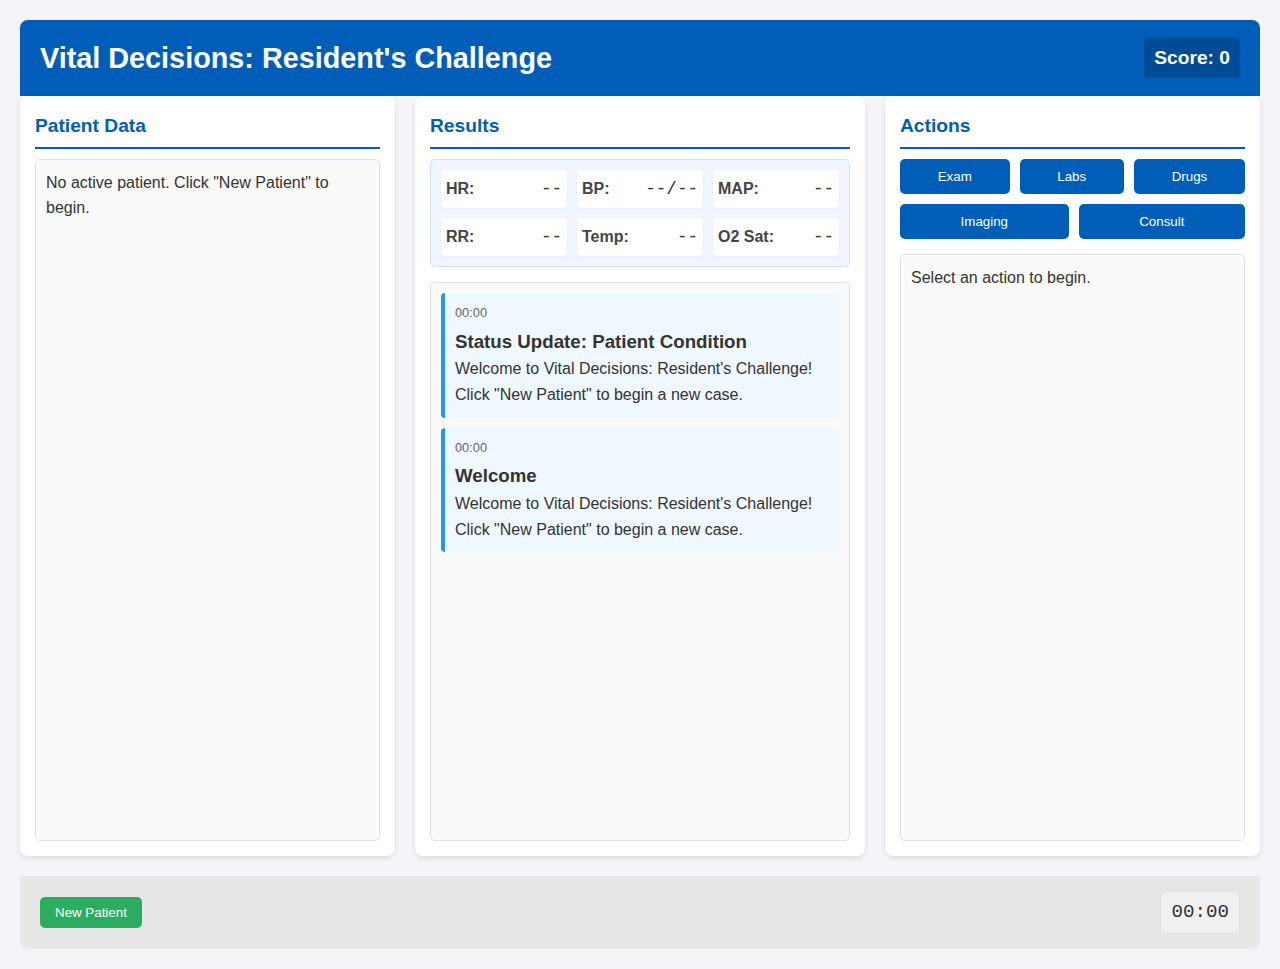
<file: index.html>
<!DOCTYPE html>
<html lang="en">
<head>
    <meta charset="UTF-8">
    <meta name="viewport" content="width=device-width, initial-scale=1.0">
    <title>Vital Decisions: Resident's Challenge</title>
    <style>
        /* Reset and base styles */
        * {
            margin: 0;
            padding: 0;
            box-sizing: border-box;
        }

        body {
            font-family: 'Arial', sans-serif;
            line-height: 1.6;
            color: #333;
            background-color: #f4f4f8;
            padding: 20px;
        }

        header {
            background-color: #005EB8;
            color: white;
            padding: 15px 20px;
            display: flex;
            justify-content: space-between;
            align-items: center;
            border-radius: 8px 8px 0 0;
        }

        footer {
            background-color: #e7e7e7;
            padding: 15px 20px;
            display: flex;
            justify-content: space-between;
            align-items: center;
            border-radius: 0 0 8px 8px;
        }

        h1 {
            font-size: 1.8rem;
            margin: 0;
        }

        h2 {
            font-size: 1.2rem;
            margin-bottom: 10px;
            color: #005EB8;
            border-bottom: 2px solid #005EB8;
            padding-bottom: 5px;
        }

        /* Game container and panels */
        .game-container {
            display: grid;
            grid-template-columns: 1fr 1.2fr 1fr;
            gap: 20px;
            margin-bottom: 20px;
            height: calc(100vh - 140px);
        }

        .panel {
            background-color: white;
            border-radius: 8px;
            box-shadow: 0 2px 5px rgba(0, 0, 0, 0.1);
            padding: 15px;
            display: flex;
            flex-direction: column;
            height: 100%;
        }

        .scrollable-content {
            flex-grow: 1;
            overflow-y: auto;
            padding: 10px;
            border: 1px solid #e0e0e0;
            border-radius: 5px;
            background-color: #fafafa;
        }

        /* Vitals section */
        .vitals-container {
            display: grid;
            grid-template-columns: repeat(3, 1fr);
            gap: 10px;
            margin-bottom: 15px;
            padding: 10px;
            background-color: #f0f5ff;
            border-radius: 5px;
            border: 1px solid #d0e0ff;
        }

        .vital-sign {
            display: flex;
            align-items: center;
            justify-content: space-between;
            padding: 5px;
            background-color: white;
            border-radius: 4px;
            box-shadow: 0 1px 3px rgba(0, 0, 0, 0.05);
        }

        .vital-label {
            font-weight: bold;
            color: #444;
        }

        .vital-value {
            font-family: monospace;
            font-size: 1.1rem;
        }

        .vital-value.high {
            color: #d32f2f;
        }

        .vital-value.low {
            color: #1976d2;
        }

        /* Action buttons */
        .action-buttons {
            display: flex;
            flex-wrap: wrap;
            gap: 10px;
            margin-bottom: 15px;
        }

        .action-btn {
            background-color: #005EB8;
            color: white;
            border: none;
            padding: 10px 15px;
            border-radius: 5px;
            cursor: pointer;
            transition: background-color 0.2s;
            flex-grow: 1;
            min-width: 100px;
            text-align: center;
        }

        .action-btn:hover {
            background-color: #004C94;
        }

        .action-btn.active {
            background-color: #003A70;
        }

        /* Additional elements */
        .score-container {
            font-size: 1.2rem;
            font-weight: bold;
            background-color: #004C94;
            padding: 5px 10px;
            border-radius: 4px;
        }

        #new-patient-btn {
            background-color: #2BAD60;
            color: white;
            border: none;
            padding: 8px 15px;
            border-radius: 5px;
            cursor: pointer;
            transition: background-color 0.2s;
        }

        #new-patient-btn:hover {
            background-color: #1F9250;
        }

        .time-display {
            font-family: monospace;
            font-size: 1.2rem;
            background-color: #f0f0f0;
            padding: 5px 10px;
            border-radius: 4px;
            border: 1px solid #ddd;
        }

        /* Utility classes for result log entries */
        .log-entry {
            margin-bottom: 10px;
            padding: 10px;
            border-radius: 4px;
            border-left: 4px solid #ccc;
        }

        .log-entry-normal {
            border-left-color: #2BAD60;
            background-color: #f0fff5;
        }

        .log-entry-abnormal {
            border-left-color: #f44336;
            background-color: #fff0f0;
        }

        .log-entry-info {
            border-left-color: #2196F3;
            background-color: #f0f8ff;
        }

        .timestamp {
            font-size: 0.8rem;
            color: #666;
            margin-bottom: 3px;
        }

        /* Action grids */
        .action-grid {
            display: grid;
            grid-template-columns: repeat(auto-fill, minmax(150px, 1fr));
            gap: 10px;
            margin-bottom: 15px;
        }

        .action-option-btn {
            background-color: #e0e0e0;
            color: #333;
            border: none;
            padding: 8px 12px;
            border-radius: 4px;
            cursor: pointer;
            transition: background-color 0.2s;
            width: 100%;
            text-align: left;
        }

        .action-option-btn:hover {
            background-color: #d0d0d0;
        }

        /* Lab categories */
        .lab-category, .medication-category {
            margin-bottom: 20px;
        }

        /* Medication form */
        .medication-form {
            background-color: #f9f9f9;
            padding: 15px;
            border-radius: 5px;
            border: 1px solid #e0e0e0;
        }

        .form-group {
            margin-bottom: 15px;
        }

        .form-group label {
            display: block;
            margin-bottom: 5px;
            font-weight: bold;
        }

        .form-group input, .form-group select {
            width: 100%;
            padding: 8px;
            border: 1px solid #ccc;
            border-radius: 4px;
        }

        .form-actions {
            display: flex;
            gap: 10px;
            margin-top: 20px;
        }

        .primary-btn {
            background-color: #005EB8;
            color: white;
            border: none;
            padding: 8px 15px;
            border-radius: 4px;
            cursor: pointer;
        }

        .secondary-btn {
            background-color: #e0e0e0;
            color: #333;
            border: none;
            padding: 8px 15px;
            border-radius: 4px;
            cursor: pointer;
        }

        /* Disable state */
        .disabled {
            opacity: 0.6;
            cursor: not-allowed;
        }
    </style>
</head>
<body>
    <header>
        <h1>Vital Decisions: Resident's Challenge</h1>
        <div class="score-container">Score: <span id="score">0</span></div>
    </header>

    <main class="game-container">
        <section id="data-panel" class="panel">
            <h2>Patient Data</h2>
            <div id="patient-info" class="scrollable-content">
                <!-- Patient information will be populated here -->
                <p>No active patient. Click "New Patient" to begin.</p>
            </div>
        </section>

        <section id="results-panel" class="panel">
            <h2>Results</h2>
            <div id="vitals" class="vitals-container">
                <div class="vital-sign">
                    <span class="vital-label">HR:</span>
                    <span id="heart-rate" class="vital-value">--</span>
                </div>
                <div class="vital-sign">
                    <span class="vital-label">BP:</span>
                    <span id="blood-pressure" class="vital-value">--/--</span>
                </div>
                <div class="vital-sign">
                    <span class="vital-label">MAP:</span>
                    <span id="mean-arterial-pressure" class="vital-value">--</span>
                </div>
                <div class="vital-sign">
                    <span class="vital-label">RR:</span>
                    <span id="respiratory-rate" class="vital-value">--</span>
                </div>
                <div class="vital-sign">
                    <span class="vital-label">Temp:</span>
                    <span id="temperature" class="vital-value">--</span>
                </div>
                <div class="vital-sign">
                    <span class="vital-label">O2 Sat:</span>
                    <span id="oxygen-saturation" class="vital-value">--</span>
                </div>
            </div>
            <div id="results-log" class="scrollable-content">
                <!-- Results from labs, patient updates, etc. will appear here -->
                <div class="log-entry log-entry-info">
                    <div class="timestamp">00:00</div>
                    <h3>Welcome</h3>
                    <div class="log-content">
                        <p>Welcome to Vital Decisions: Resident's Challenge! Click "New Patient" to begin a new case.</p>
                    </div>
                </div>
            </div>
        </section>

        <section id="actions-panel" class="panel">
            <h2>Actions</h2>
            <div class="action-buttons">
                <button id="exam-btn" class="action-btn">Exam</button>
                <button id="labs-btn" class="action-btn">Labs</button>
                <button id="drugs-btn" class="action-btn">Drugs</button>
                <button id="imaging-btn" class="action-btn">Imaging</button>
                <button id="consult-btn" class="action-btn">Consult</button>
            </div>
            <div id="action-content" class="scrollable-content">
                <!-- Dynamic content based on selected action will appear here -->
                <p>Select an action to begin.</p>
            </div>
        </section>
    </main>

    <footer>
        <button id="new-patient-btn">New Patient</button>
        <div class="time-display">
            <span id="game-time">00:00</span>
        </div>
    </footer>

<script>
// Reference data for the game
const gameData = {
    // Normal ranges for common lab values
    labRanges: {
        // Complete Blood Count
        "WBC": { min: 4.5, max: 11.0, unit: "x10^9/L" },
        "RBC": { min: 4.5, max: 5.9, unit: "x10^12/L" },
        "Hemoglobin": { min: 13.5, max: 17.5, unit: "g/dL" },
        "Hematocrit": { min: 41, max: 53, unit: "%" },
        "Platelets": { min: 150, max: 450, unit: "x10^9/L" },
        
        // Basic Metabolic Panel
        "Sodium": { min: 135, max: 145, unit: "mmol/L" },
        "Potassium": { min: 3.5, max: 5.0, unit: "mmol/L" },
        "Chloride": { min: 96, max: 106, unit: "mmol/L" },
        "CO2": { min: 23, max: 29, unit: "mmol/L" },
        "BUN": { min: 7, max: 20, unit: "mg/dL" },
        "Creatinine": { min: 0.6, max: 1.2, unit: "mg/dL" },
        "Glucose": { min: 70, max: 100, unit: "mg/dL" },
        "Calcium": { min: 8.5, max: 10.5, unit: "mg/dL" },
        
        // Liver Function Tests
        "AST": { min: 5, max: 40, unit: "U/L" },
        "ALT": { min: 7, max: 56, unit: "U/L" },
        "ALP": { min: 44, max: 147, unit: "U/L" },
        "Total Bilirubin": { min: 0.1, max: 1.2, unit: "mg/dL" },
        "Direct Bilirubin": { min: 0.0, max: 0.3, unit: "mg/dL" },
        "Albumin": { min: 3.4, max: 5.4, unit: "g/dL" },
        "Total Protein": { min: 6.0, max: 8.3, unit: "g/dL" },
        
        // Cardiac Markers
        "Troponin I": { min: 0.00, max: 0.04, unit: "ng/mL" },
        "Troponin T": { min: 0.00, max: 0.01, unit: "ng/mL" },
        "CK-MB": { min: 0, max: 3.6, unit: "ng/mL" },
        "BNP": { min: 0, max: 100, unit: "pg/mL" },
        
        // Coagulation Studies
        "PT": { min: 11.0, max: 13.5, unit: "sec" },
        "INR": { min: 0.8, max: 1.2, unit: "" },
        "PTT": { min: 25, max: 35, unit: "sec" },
        
        // Arterial Blood Gas
        "pH": { min: 7.35, max: 7.45, unit: "" },
        "PaCO2": { min: 35, max: 45, unit: "mmHg" },
        "PaO2": { min: 80, max: 100, unit: "mmHg" },
        "HCO3": { min: 22, max: 26, unit: "mmol/L" },
        
        // Inflammatory Markers
        "ESR": { min: 0, max: 15, unit: "mm/hr" },
        "CRP": { min: 0, max: 10, unit: "mg/L" },
        
        // Other Common Tests
        "Lactate": { min: 0.5, max: 2.2, unit: "mmol/L" },
        "Ammonia": { min: 15, max: 45, unit: "μmol/L" },
        "Lipase": { min: 0, max: 160, unit: "U/L" },
        "Amylase": { min: 30, max: 110, unit: "U/L" }
    },
    
    // Available lab test categories
    labTests: {
        "Complete Blood Count": [
            "WBC", "RBC", "Hemoglobin", "Hematocrit", "Platelets", "Differential"
        ],
        "Basic Metabolic Panel": [
            "Sodium", "Potassium", "Chloride", "CO2", "BUN", "Creatinine", "Glucose", "Calcium"
        ],
        "Comprehensive Metabolic Panel": [
            "Sodium", "Potassium", "Chloride", "CO2", "BUN", "Creatinine", "Glucose", "Calcium",
            "AST", "ALT", "ALP", "Total Bilirubin", "Albumin", "Total Protein"
        ],
        "Liver Function Tests": [
            "AST", "ALT", "ALP", "Total Bilirubin", "Direct Bilirubin", "Albumin", "Total Protein"
        ],
        "Cardiac Markers": [
            "Troponin I", "Troponin T", "CK-MB", "BNP"
        ],
        "Coagulation Studies": [
            "PT", "INR", "PTT"
        ],
        "Arterial Blood Gas": [
            "pH", "PaCO2", "PaO2", "HCO3", "Base Excess", "Lactate"
        ],
        "Inflammatory Markers": [
            "ESR", "CRP"
        ],
        "Other Tests": [
            "Lactate", "Ammonia", "Lipase", "Amylase", "Urinalysis"
        ]
    },
    
    // Available imaging studies
    imagingStudies: [
        "Chest X-ray",
        "Abdominal X-ray",
        "Head CT",
        "Chest CT",
        "Abdominal CT",
        "Brain MRI",
        "Spine MRI",
        "Abdominal Ultrasound",
        "Echocardiogram",
        "Doppler Ultrasound",
        "CT Angiogram"
    ],
    
    // Common medication categories
    medicationCategories: {
        "Antibiotics": [
            "Amoxicillin", "Azithromycin", "Ceftriaxone", "Ciprofloxacin", "Doxycycline",
            "Levofloxacin", "Meropenem", "Piperacillin-Tazobactam", "Vancomycin"
        ],
        "Cardiovascular": [
            "Amlodipine", "Atenolol", "Carvedilol", "Digoxin", "Enalapril", "Furosemide",
            "Hydralazine", "Lisinopril", "Metoprolol", "Nitroglycerin", "Warfarin"
        ],
        "Respiratory": [
            "Albuterol", "Budesonide", "Fluticasone", "Ipratropium", "Montelukast",
            "Prednisone", "Salmeterol", "Tiotropium"
        ],
        "Gastrointestinal": [
            "Famotidine", "Metoclopramide", "Omeprazole", "Ondansetron", "Pantoprazole",
            "Polyethylene Glycol", "Sucralfate"
        ],
        "Neurological": [
            "Gabapentin", "Levetiracetam", "Lorazepam", "Phenytoin", "Sertraline",
            "Sumatriptan", "Topiramate"
        ],
        "Pain Management": [
            "Acetaminophen", "Hydromorphone", "Ibuprofen", "Ketorolac", "Morphine",
            "Naproxen", "Oxycodone", "Tramadol"
        ],
        "Fluids": [
            "Normal Saline", "Lactated Ringer's", "D5W", "D5NS", "D5 1/2NS"
        ],
        "Other": [
            "Insulin (Regular)", "Insulin (Lantus)", "Methylprednisolone", "Diphenhydramine",
            "Epinephrine", "Heparin", "Enoxaparin", "Hydrocortisone"
        ]
    },
    
    // Vital signs normal ranges
    vitalSignRanges: {
        "heartRate": { min: 60, max: 100, unit: "bpm" },
        "bloodPressure": { 
            "systolic": { min: 90, max: 140, unit: "mmHg" },
            "diastolic": { min: 60, max: 90, unit: "mmHg" }
        },
        "meanArterialPressure": { min: 70, max: 100, unit: "mmHg" },
        "respiratoryRate": { min: 12, max: 20, unit: "breaths/min" },
        "temperature": { min: 36.5, max: 37.5, unit: "°C" },
        "oxygenSaturation": { min: 95, max: 100, unit: "%" }
    },
    
    // Available physical exam components
    physicalExamComponents: [
        "General Appearance",
        "HEENT (Head, Eyes, Ears, Nose, Throat)",
        "Neck",
        "Cardiovascular",
        "Pulmonary",
        "Abdominal",
        "Extremities",
        "Neurological",
        "Skin"
    ],
    
    // Available specialist consultations
    consultations: [
        "Cardiology",
        "Pulmonology",
        "Gastroenterology",
        "Neurology",
        "Nephrology",
        "Infectious Disease",
        "Hematology",
        "Endocrinology",
        "General Surgery",
        "Orthopedic Surgery",
        "Critical Care"
    ]
};

// API Service for handling API requests
class ApiService {
    constructor() {
        this.apiKey = "sk-e69yagfy1LbeuHU7wUpAIg";
        this.url = "https://api.ppq.ai/chat/completions";
        this.model = "gpt-4o";
    }

    async sendRequest(messages) {
        try {
            const headers = {
                "Content-Type": "application/json",
                "Authorization": `Bearer ${this.apiKey}`
            };

            const data = {
                model: this.model,
                messages: messages
            };

            const response = await fetch(this.url, {
                method: 'POST',
                headers: headers,
                body: JSON.stringify(data)
            });

            if (!response.ok) {
                throw new Error(`API error: ${response.status} ${response.statusText}`);
            }

            const responseData = await response.json();
            return responseData;
        } catch (error) {
            console.error('API Request Error:', error);
            throw error;
        }
    }

    async generatePatient(parameters = {}) {
        const systemPrompt = `You are a medical AI that generates realistic patient cases for a medical diagnostic game. Create a patient with a specific internal medicine condition, including relevant history, physical exam findings, vital signs, and labs that would be consistent with the condition. Format the response as a JSON object with the following structure:
        {
            "patientInfo": {
                "name": "Patient's name",
                "age": age,
                "gender": "gender",
                "medicalHistory": ["relevant history points"],
                "chiefComplaint": "chief complaint"
            },
            "vitalSigns": {
                "heartRate": number,
                "bloodPressure": {
                    "systolic": number,
                    "diastolic": number
                },
                "respiratoryRate": number,
                "temperature": number (in Celsius),
                "oxygenSaturation": number (percentage)
            },
            "condition": {
                "name": "actual medical condition",
                "severity": "mild/moderate/severe",
                "duration": "time since onset"
            }
        }
        
        Ensure the vital signs are realistic and consistent with the condition. Focus on internal medicine conditions at a level appropriate for a resident physician. Make the case challenging but diagnosable with appropriate history, physical findings, and relevant tests.`;

        const userPrompt = `Generate a new patient case with the following parameters: ${JSON.stringify(parameters)}. Make sure all vitals and findings are consistent with the underlying condition but do not make the diagnosis too obvious.`;

        const messages = [
            { role: "system", content: systemPrompt },
            { role: "user", content: userPrompt }
        ];

        const response = await this.sendRequest(messages);
        
        try {
            // Extract JSON from the response
            const responseContent = response.choices[0].message.content;
            const patientData = JSON.parse(responseContent);
            return patientData;
        } catch (error) {
            console.error('Error parsing patient data:', error);
            throw new Error('Failed to generate patient data');
        }
    }

    async processAction(patientData, action, actionDetails) {
        const systemPrompt = `You are a medical AI that simulates patient responses to diagnostic and treatment actions in a medical simulation game. Respond with realistic clinical outcomes based on the patient's condition and the action taken. Format your response as a JSON object with:
        {
            "result": {
                "description": "Detailed description of findings or results",
                "interpretation": "Brief medical interpretation when relevant",
                "values": {object with any relevant numeric values or findings}
            },
            "vitalSignsChange": {
                "heartRate": number or null (if no change),
                "bloodPressure": {
                    "systolic": number or null,
                    "diastolic": number or null
                },
                "respiratoryRate": number or null,
                "temperature": number or null,
                "oxygenSaturation": number or null
            },
            "conditionChange": {
                "improved": boolean,
                "worsened": boolean,
                "description": "Description of any change in condition"
            },
            "scoringImpact": {
                "points": number (negative for mistakes, 0 for neutral actions),
                "explanation": "Brief explanation of scoring impact"
            }
        }
        
        Make the responses medically accurate and consistent with what would be expected in a real patient with the given condition.`;

        const userPrompt = `Current patient: ${JSON.stringify(patientData)}
        
        Player action: ${action}
        Action details: ${JSON.stringify(actionDetails)}
        
        Provide a realistic response to this action, including any changes to vital signs, condition status, and impact on scoring.`;

        const messages = [
            { role: "system", content: systemPrompt },
            { role: "user", content: userPrompt }
        ];

        const response = await this.sendRequest(messages);
        
        try {
            // Extract JSON from the response
            const responseContent = response.choices[0].message.content;
            const actionResult = JSON.parse(responseContent);
            return actionResult;
        } catch (error) {
            console.error('Error parsing action result:', error);
            throw new Error('Failed to process action');
        }
    }
}

// Create a single instance of the API service
const apiService = new ApiService();

// Patient Manager
class Patient {
    constructor() {
        this.data = null;
        this.vitalHistory = [];
        this.actionHistory = [];
        this.isActive = false;
        this.timeElapsed = 0; // Time elapsed in seconds
        this.vitalUpdateInterval = null;
    }

    async generateNewPatient(parameters = {}) {
        try {
            // Clear any existing patient data
            this.resetPatient();
            
            // Generate patient data using API
            this.data = await apiService.generatePatient(parameters);
            
            // Initialize vital signs history
            this.recordVitalSigns(this.data.vitalSigns);
            
            // Mark patient as active
            this.isActive = true;
            
            // Start vital signs updates
            this.startVitalSignsUpdates();
            
            return this.data;
        } catch (error) {
            console.error('Error generating patient:', error);
            throw error;
        }
    }

    resetPatient() {
        this.stopVitalSignsUpdates();
        this.data = null;
        this.vitalHistory = [];
        this.actionHistory = [];
        this.isActive = false;
        this.timeElapsed = 0;
    }

    recordVitalSigns(vitalSigns) {
        this.vitalHistory.push({
            timestamp: this.timeElapsed,
            vitals: { ...vitalSigns }
        });
        
        // Calculate MAP if not provided
        if (!vitalSigns.meanArterialPressure && vitalSigns.bloodPressure) {
            const systolic = vitalSigns.bloodPressure.systolic;
            const diastolic = vitalSigns.bloodPressure.diastolic;
            vitalSigns.meanArterialPressure = Math.round((diastolic * 2 + systolic) / 3);
        }
    }

    startVitalSignsUpdates() {
        // Update vitals every 10 seconds
        this.vitalUpdateInterval = setInterval(() => {
            this.updateVitalSigns();
            this.timeElapsed += 10;
        }, 10000);
    }

    stopVitalSignsUpdates() {
        if (this.vitalUpdateInterval) {
            clearInterval(this.vitalUpdateInterval);
            this.vitalUpdateInterval = null;
        }
    }

    updateVitalSigns() {
        if (!this.isActive || !this.data) return;
        
        // Get current vitals
        const currentVitals = { ...this.data.vitalSigns };
        
        // Apply small random variations to vitals to simulate natural changes
        currentVitals.heartRate = this.addVariation(currentVitals.heartRate, 5);
        currentVitals.bloodPressure.systolic = this.addVariation(currentVitals.bloodPressure.systolic, 5);
        currentVitals.bloodPressure.diastolic = this.addVariation(currentVitals.bloodPressure.diastolic, 3);
        currentVitals.respiratoryRate = this.addVariation(currentVitals.respiratoryRate, 2);
        currentVitals.temperature = this.addVariation(currentVitals.temperature, 0.2);
        currentVitals.oxygenSaturation = Math.min(100, this.addVariation(currentVitals.oxygenSaturation, 1));
        
        // Update the current vitals
        this.data.vitalSigns = currentVitals;
        
        // Record the updated vitals
        this.recordVitalSigns(currentVitals);
        
        // Trigger an event to update the UI
        document.dispatchEvent(new CustomEvent('vitalsUpdated', { detail: currentVitals }));
    }

    addVariation(value, maxChange) {
        const variation = (Math.random() * 2 - 1) * maxChange;
        return Math.round((value + variation) * 10) / 10;
    }

    async processAction(action, details) {
        if (!this.isActive || !this.data) {
            throw new Error('No active patient');
        }
        
        try {
            // Process the action using the API
            const result = await apiService.processAction(this.data, action, details);
            
            // Record the action
            this.actionHistory.push({
                timestamp: this.timeElapsed,
                action: action,
                details: details,
                result: result
            });
            
            // Update patient vital signs if there are changes
            if (result.vitalSignsChange) {
                this.applyVitalSignsChanges(result.vitalSignsChange);
            }
            
            // Update patient condition if there are changes
            if (result.conditionChange) {
                this.data.condition.improved = result.conditionChange.improved;
                this.data.condition.worsened = result.conditionChange.worsened;
                if (result.conditionChange.description) {
                    this.data.condition.statusUpdate = result.conditionChange.description;
                }
            }
            
            return result;
        } catch (error) {
            console.error('Error processing action:', error);
            throw error;
        }
    }

    applyVitalSignsChanges(changes) {
        // Only update values that have changed (non-null)
        if (changes.heartRate !== null && changes.heartRate !== undefined) {
            this.data.vitalSigns.heartRate = changes.heartRate;
        }
        
        if (changes.bloodPressure) {
            if (changes.bloodPressure.systolic !== null && changes.bloodPressure.systolic !== undefined) {
                this.data.vitalSigns.bloodPressure.systolic = changes.bloodPressure.systolic;
            }
            if (changes.bloodPressure.diastolic !== null && changes.bloodPressure.diastolic !== undefined) {
                this.data.vitalSigns.bloodPressure.diastolic = changes.bloodPressure.diastolic;
            }
        }
        
        if (changes.respiratoryRate !== null && changes.respiratoryRate !== undefined) {
            this.data.vitalSigns.respiratoryRate = changes.respiratoryRate;
        }
        
        if (changes.temperature !== null && changes.temperature !== undefined) {
            this.data.vitalSigns.temperature = changes.temperature;
        }
        
        if (changes.oxygenSaturation !== null && changes.oxygenSaturation !== undefined) {
            this.data.vitalSigns.oxygenSaturation = changes.oxygenSaturation;
        }
        
        // Record the updated vitals after changes
        this.recordVitalSigns(this.data.vitalSigns);
        
        // Trigger UI update
        document.dispatchEvent(new CustomEvent('vitalsUpdated', { detail: this.data.vitalSigns }));
    }

    getCurrentPatient() {
        return this.data;
    }

    getVitalHistory() {
        return this.vitalHistory;
    }

    getActionHistory() {
        return this.actionHistory;
    }
}

// Create a single instance of the Patient class
const patientManager = new Patient();

// Results Manager
class ResultsManager {
    constructor() {
        // DOM elements for vital signs
        this.heartRateElement = document.getElementById('heart-rate');
        this.bloodPressureElement = document.getElementById('blood-pressure');
        this.mapElement = document.getElementById('mean-arterial-pressure');
        this.respiratoryRateElement = document.getElementById('respiratory-rate');
        this.temperatureElement = document.getElementById('temperature');
        this.oxygenSaturationElement = document.getElementById('oxygen-saturation');
        
        // Results log element
        this.resultsLogElement = document.getElementById('results-log');
        
        // Initialize event listeners
        this.initEventListeners();
    }

    initEventListeners() {
        // Listen for vital signs updates
        document.addEventListener('vitalsUpdated', (event) => {
            this.updateVitalSigns(event.detail);
        });
    }

    updateVitalSigns(vitals) {
        // Update heart rate with proper styling based on normal ranges
        this.heartRateElement.textContent = vitals.heartRate;
        this.setVitalSignStyling(
            this.heartRateElement, 
            vitals.heartRate, 
            gameData.vitalSignRanges.heartRate.min, 
            gameData.vitalSignRanges.heartRate.max
        );
        
        // Update blood pressure
        const bpText = `${vitals.bloodPressure.systolic}/${vitals.bloodPressure.diastolic}`;
        this.bloodPressureElement.textContent = bpText;
        const systolicNormal = (
            vitals.bloodPressure.systolic >= gameData.vitalSignRanges.bloodPressure.systolic.min && 
            vitals.bloodPressure.systolic <= gameData.vitalSignRanges.bloodPressure.systolic.max
        );
        const diastolicNormal = (
            vitals.bloodPressure.diastolic >= gameData.vitalSignRanges.bloodPressure.diastolic.min && 
            vitals.bloodPressure.diastolic <= gameData.vitalSignRanges.bloodPressure.diastolic.max
        );
        this.bloodPressureElement.className = 'vital-value';
        if (!systolicNormal || !diastolicNormal) {
            this.bloodPressureElement.classList.add(
                vitals.bloodPressure.systolic > gameData.vitalSignRanges.bloodPressure.systolic.max || 
                vitals.bloodPressure.diastolic > gameData.vitalSignRanges.bloodPressure.diastolic.max 
                    ? 'high' : 'low'
            );
        }
        
        // Calculate and update MAP if not provided
        const map = vitals.meanArterialPressure || 
            Math.round((vitals.bloodPressure.diastolic * 2 + vitals.bloodPressure.systolic) / 3);
        this.mapElement.textContent = map;
        this.setVitalSignStyling(
            this.mapElement, 
            map, 
            gameData.vitalSignRanges.meanArterialPressure.min, 
            gameData.vitalSignRanges.meanArterialPressure.max
        );
        
        // Update respiratory rate
        this.respiratoryRateElement.textContent = vitals.respiratoryRate;
        this.setVitalSignStyling(
            this.respiratoryRateElement, 
            vitals.respiratoryRate, 
            gameData.vitalSignRanges.respiratoryRate.min, 
            gameData.vitalSignRanges.respiratoryRate.max
        );
        
        // Update temperature (convert to one decimal place)
        this.temperatureElement.textContent = vitals.temperature.toFixed(1);
        this.setVitalSignStyling(
            this.temperatureElement, 
            vitals.temperature, 
            gameData.vitalSignRanges.temperature.min, 
            gameData.vitalSignRanges.temperature.max
        );
        
        // Update oxygen saturation
        this.oxygenSaturationElement.textContent = vitals.oxygenSaturation + '%';
        this.setVitalSignStyling(
            this.oxygenSaturationElement, 
            vitals.oxygenSaturation, 
            gameData.vitalSignRanges.oxygenSaturation.min, 
            gameData.vitalSignRanges.oxygenSaturation.max
        );
    }

    setVitalSignStyling(element, value, min, max) {
        // Reset classes
        element.className = 'vital-value';
        
        // Add appropriate class based on value
        if (value < min) {
            element.classList.add('low');
        } else if (value > max) {
            element.classList.add('high');
        }
    }

    addResultEntry(type, title, content, status = 'info') {
        // Create result entry container
        const entryDiv = document.createElement('div');
        entryDiv.className = `log-entry log-entry-${status}`;
        
        // Add timestamp
        const timestamp = document.createElement('div');
        timestamp.className = 'timestamp';
        timestamp.textContent = this.formatGameTime(patientManager.timeElapsed);
        entryDiv.appendChild(timestamp);
        
        // Add title
        const titleElement = document.createElement('h3');
        titleElement.textContent = `${type}: ${title}`;
        entryDiv.appendChild(titleElement);
        
        // Add content
        const contentElement = document.createElement('div');
        contentElement.className = 'log-content';
        contentElement.innerHTML = content;
        entryDiv.appendChild(contentElement);
        
        // Add to log at the top
        this.resultsLogElement.insertBefore(entryDiv, this.resultsLogElement.firstChild);
    }

    addLabResult(labName, results) {
        // Convert results to HTML
        let contentHtml = '<table class="results-table">';
        
        // Add table headers
        contentHtml += '<tr><th>Test</th><th>Result</th><th>Reference Range</th></tr>';
        
        // Track if any abnormal results
        let hasAbnormalResults = false;
        
        // Add each result
        for (const [test, value] of Object.entries(results)) {
            if (gameData.labRanges[test]) {
                const range = gameData.labRanges[test];
                const isNormal = value >= range.min && value <= range.max;
                if (!isNormal) hasAbnormalResults = true;
                
                contentHtml += `
                    <tr class="${isNormal ? 'normal' : 'abnormal'}">
                        <td>${test}</td>
                        <td>${value} ${range.unit}</td>
                        <td>${range.min} - ${range.max} ${range.unit}</td>
                    </tr>
                `;
            } else {
                // For tests without defined ranges
                contentHtml += `
                    <tr>
                        <td>${test}</td>
                        <td colspan="2">${value}</td>
                    </tr>
                `;
            }
        }
        
        contentHtml += '</table>';
        
        // Add to results log
        this.addResultEntry(
            'Lab Result', 
            labName, 
            contentHtml, 
            hasAbnormalResults ? 'abnormal' : 'normal'
        );
    }

    addImagingResult(imagingType, result, hasFindings) {
        this.addResultEntry(
            'Imaging', 
            imagingType, 
            `<p>${result}</p>`, 
            hasFindings ? 'abnormal' : 'normal'
        );
    }

    addExamResult(examComponent, result, hasAbnormalFindings) {
        this.addResultEntry(
            'Physical Exam', 
            examComponent, 
            `<p>${result}</p>`, 
            hasAbnormalFindings ? 'abnormal' : 'normal'
        );
    }

    addMedicationResponse(medication, response, isPositive) {
        this.addResultEntry(
            'Medication', 
            medication, 
            `<p>${response}</p>`, 
            isPositive ? 'normal' : 'abnormal'
        );
    }

    addConsultationResult(specialist, response) {
        this.addResultEntry(
            'Consultation', 
            specialist, 
            `<p>${response}</p>`, 
            'info'
        );
    }

    addStatusUpdate(update, status = 'info') {
        this.addResultEntry(
            'Status Update', 
            'Patient Condition', 
            `<p>${update}</p>`, 
            status
        );
    }

    formatGameTime(seconds) {
        const minutes = Math.floor(seconds / 60);
        const remainingSeconds = seconds % 60;
        return `${String(minutes).padStart(2, '0')}:${String(remainingSeconds).padStart(2, '0')}`;
    }

    clearResults() {
        this.resultsLogElement.innerHTML = '';
        
        // Reset vital signs display
        this.heartRateElement.textContent = '--';
        this.bloodPressureElement.textContent = '--/--';
        this.mapElement.textContent = '--';
        this.respiratoryRateElement.textContent = '--';
        this.temperatureElement.textContent = '--';
        this.oxygenSaturationElement.textContent = '--';
        
        // Remove any styling classes
        this.heartRateElement.className = 'vital-value';
        this.bloodPressureElement.className = 'vital-value';
        this.mapElement.className = 'vital-value';
        this.respiratoryRateElement.className = 'vital-value';
        this.temperatureElement.className = 'vital-value';
        this.oxygenSaturationElement.className = 'vital-value';
    }
}

const resultsManager = new ResultsManager();

// Actions Manager
class ActionsManager {
    constructor() {
        // DOM elements
        this.actionContentElement = document.getElementById('action-content');
        this.actionButtons = document.querySelectorAll('.action-btn');
        
        // Current active action
        this.currentAction = null;
        
        // Initialize event listeners
        this.initEventListeners();
    }

    initEventListeners() {
        // Action button event listeners
        this.actionButtons.forEach(button => {
            button.addEventListener('click', (event) => {
                const action = event.target.id.replace('-btn', '');
                this.selectAction(action);
            });
        });
    }

    selectAction(action) {
        // Remove active class from all buttons
        this.actionButtons.forEach(button => {
            button.classList.remove('active');
        });
        
        // Add active class to selected button
        document.getElementById(`${action}-btn`).classList.add('active');
        
        // Set current action
        this.currentAction = action;
        
        // Show appropriate interface
        switch (action) {
            case 'exam':
                this.showExamInterface();
                break;
            case 'labs':
                this.showLabsInterface();
                break;
            case 'drugs':
                this.showDrugsInterface();
                break;
            case 'imaging':
                this.showImagingInterface();
                break;
            case 'consult':
                this.showConsultInterface();
                break;
            default:
                this.actionContentElement.innerHTML = '<p>Select an action to continue.</p>';
        }
    }

    showExamInterface() {
        let html = '<h3>Physical Examination</h3>';
        html += '<p>Select components to examine:</p>';
        
        html += '<div class="action-grid">';
        for (const component of gameData.physicalExamComponents) {
            html += `
                <div class="action-item">
                    <button class="action-option-btn" data-exam="${component}">
                        ${component}
                    </button>
                </div>
            `;
        }
        html += '</div>';
        
        this.actionContentElement.innerHTML = html;
        
        // Add event listeners to the exam buttons
        this.actionContentElement.querySelectorAll('.action-option-btn').forEach(button => {
            button.addEventListener('click', (event) => {
                const examComponent = event.target.getAttribute('data-exam');
                this.performExam(examComponent);
            });
        });
    }

    showLabsInterface() {
        let html = '<h3>Laboratory Tests</h3>';
        html += '<p>Select tests to order:</p>';
        
        html += '<div class="lab-categories">';
        for (const [category, tests] of Object.entries(gameData.labTests)) {
            html += `
                <div class="lab-category">
                    <h4>${category}</h4>
                    <div class="action-grid">
            `;
            
            for (const test of tests) {
                html += `
                    <div class="action-item">
                        <button class="action-option-btn" data-test="${test}" data-category="${category}">
                            ${test}
                        </button>
                    </div>
                `;
            }
            
            html += `
                    </div>
                </div>
            `;
        }
        html += '</div>';
        
        this.actionContentElement.innerHTML = html;
        
        // Add event listeners to the lab buttons
        this.actionContentElement.querySelectorAll('.action-option-btn').forEach(button => {
            button.addEventListener('click', (event) => {
                const test = event.target.getAttribute('data-test');
                const category = event.target.getAttribute('data-category');
                this.orderLabTest(test, category);
            });
        });
    }

    showDrugsInterface() {
        let html = '<h3>Medications</h3>';
        html += '<p>Select medication to administer:</p>';
        
        html += '<div class="medication-categories">';
        for (const [category, medications] of Object.entries(gameData.medicationCategories)) {
            html += `
                <div class="medication-category">
                    <h4>${category}</h4>
                    <div class="action-grid">
            `;
            
            for (const medication of medications) {
                html += `
                    <div class="action-item">
                        <button class="action-option-btn" data-medication="${medication}" data-category="${category}">
                            ${medication}
                        </button>
                    </div>
                `;
            }
            
            html += `
                    </div>
                </div>
            `;
        }
        html += '</div>';
        
        this.actionContentElement.innerHTML = html;
        
        // Add event listeners to the medication buttons
        this.actionContentElement.querySelectorAll('.action-option-btn').forEach(button => {
            button.addEventListener('click', (event) => {
                const medication = event.target.getAttribute('data-medication');
                const category = event.target.getAttribute('data-category');
                this.showMedicationDosageForm(medication, category);
            });
        });
    }

    showImagingInterface() {
        let html = '<h3>Imaging Studies</h3>';
        html += '<p>Select imaging to order:</p>';
        
        html += '<div class="action-grid">';
        for (const study of gameData.imagingStudies) {
            html += `
                <div class="action-item">
                    <button class="action-option-btn" data-imaging="${study}">
                        ${study}
                    </button>
                </div>
            `;
        }
        html += '</div>';
        
        this.actionContentElement.innerHTML = html;
        
        // Add event listeners to the imaging buttons
        this.actionContentElement.querySelectorAll('.action-option-btn').forEach(button => {
            button.addEventListener('click', (event) => {
                const imaging = event.target.getAttribute('data-imaging');
                this.orderImaging(imaging);
            });
        });
    }

    showConsultInterface() {
        let html = '<h3>Specialist Consultation</h3>';
        html += '<p>Select specialist to consult:</p>';
        
        html += '<div class="action-grid">';
        for (const specialist of gameData.consultations) {
            html += `
                <div class="action-item">
                    <button class="action-option-btn" data-specialist="${specialist}">
                        ${specialist}
                    </button>
                </div>
            `;
        }
        html += '</div>';
        
        this.actionContentElement.innerHTML = html;
        
        // Add event listeners to the consultation buttons
        this.actionContentElement.querySelectorAll('.action-option-btn').forEach(button => {
            button.addEventListener('click', (event) => {
                const specialist = event.target.getAttribute('data-specialist');
                this.requestConsultation(specialist);
            });
        });
    }

    showMedicationDosageForm(medication, category) {
        let html = `<h3>Administer ${medication}</h3>`;
        
        html += `
            <form id="medication-form" class="medication-form">
                <div class="form-group">
                    <label for="medication-dose">Dose:</label>
                    <input type="text" id="medication-dose" required>
                </div>
                <div class="form-group">
                    <label for="medication-route">Route:</label>
                    <select id="medication-route" required>
                        <option value="IV">IV</option>
                        <option value="PO">PO (Oral)</option>
                        <option value="IM">IM</option>
                        <option value="SC">Subcutaneous</option>
                        <option value="Inhaled">Inhaled</option>
                        <option value="Topical">Topical</option>
                    </select>
                </div>
                <div class="form-group">
                    <label for="medication-frequency">Frequency:</label>
                    <select id="medication-frequency" required>
                        <option value="Once">Once</option>
                        <option value="PRN">PRN (As needed)</option>
                        <option value="Q4H">Q4H (Every 4 hours)</option>
                        <option value="Q6H">Q6H (Every 6 hours)</option>
                        <option value="Q8H">Q8H (Every 8 hours)</option>
                        <option value="Q12H">Q12H (Every 12 hours)</option>
                        <option value="Daily">Daily</option>
                        <option value="BID">BID (Twice daily)</option>
                        <option value="TID">TID (Three times daily)</option>
                    </select>
                </div>
                <div class="form-actions">
                    <button type="submit" class="primary-btn">Administer</button>
                    <button type="button" class="secondary-btn" id="cancel-medication">Cancel</button>
                </div>
            </form>
        `;
        
        this.actionContentElement.innerHTML = html;
        
        // Add event listeners
        document.getElementById('medication-form').addEventListener('submit', (event) => {
            event.preventDefault();
            const details = {
                medication: medication,
                category: category,
                dose: document.getElementById('medication-dose').value,
                route: document.getElementById('medication-route').value,
                frequency: document.getElementById('medication-frequency').value
            };
            this.administerMedication(details);
        });
        
        document.getElementById('cancel-medication').addEventListener('click', () => {
            this.showDrugsInterface();
        });
    }

    async performExam(component) {
        try {
            // Disable buttons during processing
            this.disableButtons();
            
            // Process the exam action
            const result = await patientManager.processAction('physical_exam', { component: component });
            
            // Add result to the results log
            resultsManager.addExamResult(
                component, 
                result.result.description, 
                result.conditionChange && result.conditionChange.worsened
            );
            
            // Update score
            gameManager.updateScore(result.scoringImpact.points, result.scoringImpact.explanation);
            
            // Re-enable buttons
            this.enableButtons();
        } catch (error) {
            console.error('Error performing exam:', error);
            resultsManager.addStatusUpdate('Error performing examination. Please try again.', 'abnormal');
            this.enableButtons();
        }
    }

    async orderLabTest(test, category) {
        try {
            // Disable buttons during processing
            this.disableButtons();
            
            // Process the lab test action
            const result = await patientManager.processAction('lab_test', { 
                test: test,
                category: category
            });
            
            // Add result to the results log
            // For individual tests
            if (test !== category) {
                const labResults = {};
                labResults[test] = result.result.values[test] || 'No result';
                resultsManager.addLabResult(test, labResults);
            } 
            // For panel tests (like "Complete Blood Count")
            else {
                resultsManager.addLabResult(category, result.result.values);
            }
            
            // Update score
            gameManager.updateScore(result.scoringImpact.points, result.scoringImpact.explanation);
            
            // Re-enable buttons
            this.enableButtons();
        } catch (error) {
            console.error('Error ordering lab test:', error);
            resultsManager.addStatusUpdate('Error ordering laboratory test. Please try again.', 'abnormal');
            this.enableButtons();
        }
    }

    async administerMedication(details) {
        try {
            // Disable buttons during processing
            this.disableButtons();
            
            // Process the medication action
            const result = await patientManager.processAction('medication', details);
            
            // Add result to the results log
            resultsManager.addMedicationResponse(
                `${details.medication} ${details.dose} ${details.route} ${details.frequency}`,
                result.result.description,
                !result.conditionChange.worsened
            );
            
            // Update score
            gameManager.updateScore(result.scoringImpact.points, result.scoringImpact.explanation);
            
            // Return to medications interface
            this.showDrugsInterface();
            
            // Re-enable buttons
            this.enableButtons();
        } catch (error) {
            console.error('Error administering medication:', error);
            resultsManager.addStatusUpdate('Error administering medication. Please try again.', 'abnormal');
            this.enableButtons();
        }
    }

    async orderImaging(imaging) {
        try {
            // Disable buttons during processing
            this.disableButtons();
            
            // Process the imaging action
            const result = await patientManager.processAction('imaging', { study: imaging });
            
            // Add result to the results log
            resultsManager.addImagingResult(
                imaging,
                result.result.description,
                result.result.interpretation && result.result.interpretation.includes('abnormal')
            );
            
            // Update score
            gameManager.updateScore(result.scoringImpact.points, result.scoringImpact.explanation);
            
            // Re-enable buttons
            this.enableButtons();
        } catch (error) {
            console.error('Error ordering imaging:', error);
            resultsManager.addStatusUpdate('Error ordering imaging study. Please try again.', 'abnormal');
            this.enableButtons();
        }
    }

    async requestConsultation(specialist) {
        try {
            // Disable buttons during processing
            this.disableButtons();
            
            // Process the consultation action
            const result = await patientManager.processAction('consultation', { specialist: specialist });
            
            // Add result to the results log
            resultsManager.addConsultationResult(specialist, result.result.description);
            
            // Update score
            gameManager.updateScore(result.scoringImpact.points, result.scoringImpact.explanation);
            
            // Re-enable buttons
            this.enableButtons();
        } catch (error) {
            console.error('Error requesting consultation:', error);
            resultsManager.addStatusUpdate('Error requesting consultation. Please try again.', 'abnormal');
            this.enableButtons();
        }
    }

    disableButtons() {
        this.actionContentElement.querySelectorAll('button').forEach(button => {
            button.disabled = true;
            button.classList.add('disabled');
        });
    }

    enableButtons() {
        this.actionContentElement.querySelectorAll('button').forEach(button => {
            button.disabled = false;
            button.classList.remove('disabled');
        });
    }

    reset() {
        this.currentAction = null;
        this.actionButtons.forEach(button => {
            button.classList.remove('active');
        });
        this.actionContentElement.innerHTML = '<p>Select an action to begin.</p>';
    }
}

const actionsManager = new ActionsManager();

// Game Manager
class GameManager {
    constructor() {
        // Game state
        this.score = 0;
        this.gameTimer = null;
        this.gameTime = 0;
        
        // DOM elements
        this.scoreElement = document.getElementById('score');
        this.gameTimeElement = document.getElementById('game-time');
        this.newPatientButton = document.getElementById('new-patient-btn');
        this.patientInfoElement = document.getElementById('patient-info');
        
        // Initialize event listeners
        this.initEventListeners();
    }

    initEventListeners() {
        // New patient button
        this.newPatientButton.addEventListener('click', () => {
            this.startNewCase();
        });
    }

    async start() {
        // Show welcome message
        this.showWelcomeMessage();
        
        // Set initial score
        this.updateScore(0, 'Game started');
    }

    showWelcomeMessage() {
        resultsManager.addStatusUpdate(
            'Welcome to Vital Decisions: Resident\'s Challenge! Click "New Patient" to begin a new case.', 
            'info'
        );
    }

    async startNewCase() {
        try {
            // Show loading indicator
            this.patientInfoElement.innerHTML = '<p>Generating new patient case...</p>';
            resultsManager.clearResults();
            actionsManager.reset();
            
            // Reset score for new case
            this.score = 0;
            this.updateScore(0, 'New case started');
            
            // Reset game time
            this.resetGameTime();
            
            // Generate new patient
            const patient = await patientManager.generateNewPatient();
            
            // Display patient info
            this.displayPatientInfo(patient);
            
            // Start game timer
            this.startGameTimer();
            
            // Add initial status update
            resultsManager.addStatusUpdate('New patient case started. Perform examination and tests to diagnose and treat.', 'info');
            
            // Display initial vital signs
            resultsManager.updateVitalSigns(patient.vitalSigns);
        } catch (error) {
            console.error('Error starting new case:', error);
            resultsManager.addStatusUpdate('Error generating patient case. Please try again.', 'abnormal');
        }
    }

    displayPatientInfo(patient) {
        let html = `<h3>${patient.patientInfo.name}</h3>`;
        html += `<p><strong>Age:</strong> ${patient.patientInfo.age} | <strong>Gender:</strong> ${patient.patientInfo.gender}</p>`;
        html += `<p><strong>Chief Complaint:</strong> "${patient.patientInfo.chiefComplaint}"</p>`;
        
        html += '<h4>Medical History</h4>';
        html += '<ul>';
        for (const item of patient.patientInfo.medicalHistory) {
            html += `<li>${item}</li>`;
        }
        html += '</ul>';
        
        this.patientInfoElement.innerHTML = html;
    }

    startGameTimer() {
        // Clear existing timer if any
        if (this.gameTimer) {
            clearInterval(this.gameTimer);
        }
        
        // Reset game time
        this.gameTime = 0;
        this.updateGameTimeDisplay();
        
        // Start timer that updates every second
        this.gameTimer = setInterval(() => {
            this.gameTime++;
            this.updateGameTimeDisplay();
        }, 1000);
    }

    resetGameTime() {
        if (this.gameTimer) {
            clearInterval(this.gameTimer);
            this.gameTimer = null;
        }
        this.gameTime = 0;
        this.updateGameTimeDisplay();
    }

    updateGameTimeDisplay() {
        const minutes = Math.floor(this.gameTime / 60);
        const seconds = this.gameTime % 60;
        this.gameTimeElement.textContent = `${String(minutes).padStart(2, '0')}:${String(seconds).padStart(2, '0')}`;
    }

    updateScore(points, reason) {
        this.score += points;
        this.scoreElement.textContent = this.score;
        
        // If points are being deducted, show reason in results log
        if (points < 0) {
            resultsManager.addStatusUpdate(`Score penalty: ${points} points - ${reason}`, 'abnormal');
        }
    }

    endCase(success, diagnosis) {
        // Stop patient updates
        patientManager.stopVitalSignsUpdates();
        
        // Stop game timer
        if (this.gameTimer) {
            clearInterval(this.gameTimer);
            this.gameTimer = null;
        }
        
        // Display end case message
        if (success) {
            resultsManager.addStatusUpdate(`Case successfully resolved. Final diagnosis: ${diagnosis}. Final score: ${this.score}`, 'normal');
        } else {
            resultsManager.addStatusUpdate(`Case ended. Patient transferred to higher level of care. Final score: ${this.score}`, 'abnormal');
        }
        
        // Disable all action buttons
        document.querySelectorAll('.action-btn').forEach(button => {
            button.disabled = true;
        });
        
        // Enable new patient button
        this.newPatientButton.disabled = false;
    }
}

const gameManager = new GameManager();

// Initialize the game when the DOM is loaded
document.addEventListener('DOMContentLoaded', () => {
    gameManager.start();
});
</script>
</body>
</html>
</file>
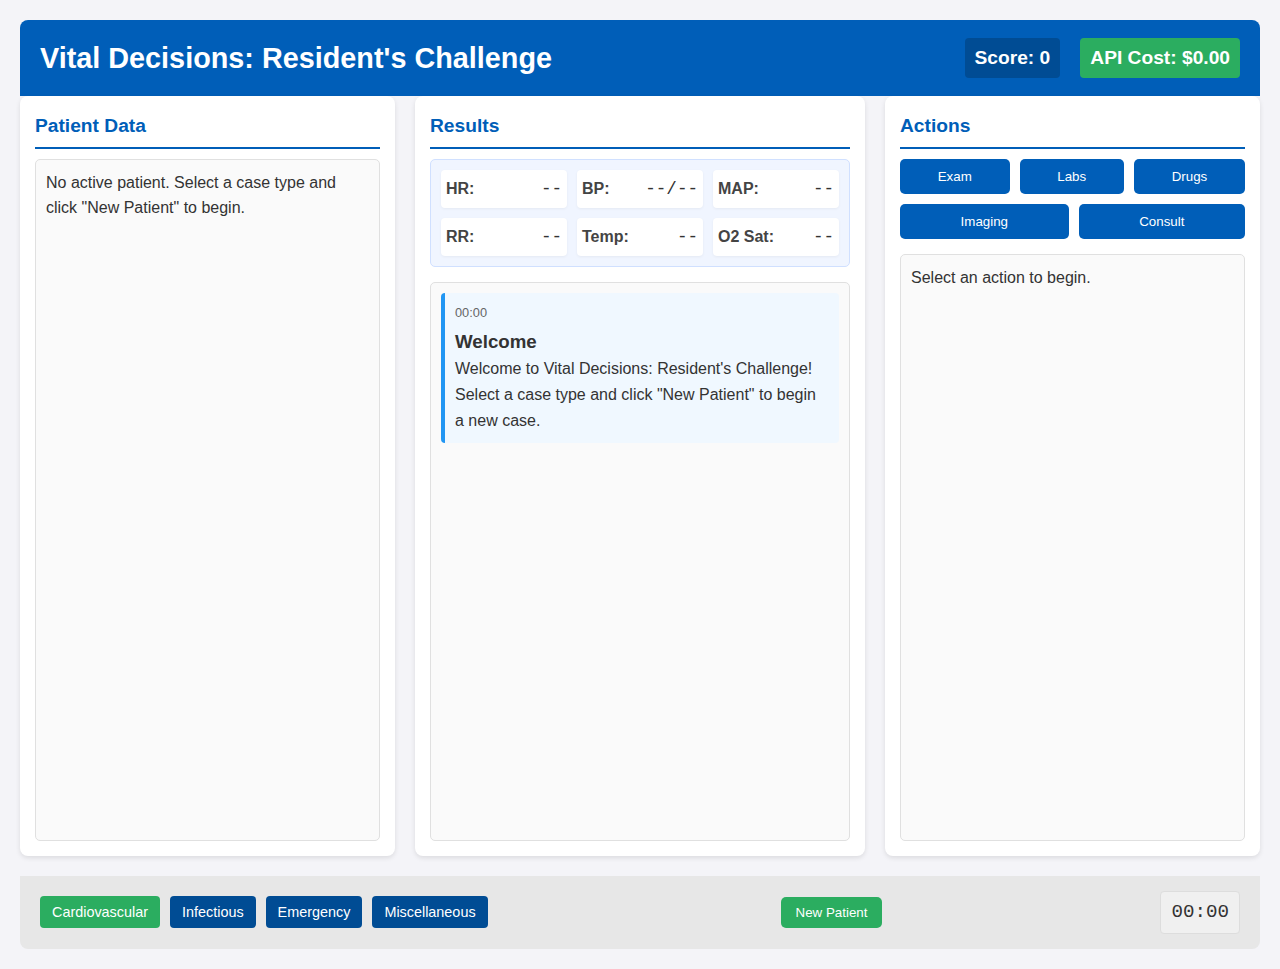
<file: complex_game_1.html>
<!DOCTYPE html>
<html lang="en">
<head>
    <meta charset="UTF-8">
    <meta name="viewport" content="width=device-width, initial-scale=1.0">
    <title>Vital Decisions: Resident's Challenge</title>
    <style>
        /* Reset and base styles */
        * {
            margin: 0;
            padding: 0;
            box-sizing: border-box;
        }

        body {
            font-family: 'Arial', sans-serif;
            line-height: 1.6;
            color: #333;
            background-color: #f4f4f8;
            padding: 20px;
        }

        header {
            background-color: #005EB8;
            color: white;
            padding: 15px 20px;
            display: flex;
            justify-content: space-between;
            align-items: center;
            border-radius: 8px 8px 0 0;
        }

        footer {
            background-color: #e7e7e7;
            padding: 15px 20px;
            display: flex;
            justify-content: space-between;
            align-items: center;
            border-radius: 0 0 8px 8px;
        }

        h1 {
            font-size: 1.8rem;
            margin: 0;
        }

        h2 {
            font-size: 1.2rem;
            margin-bottom: 10px;
            color: #005EB8;
            border-bottom: 2px solid #005EB8;
            padding-bottom: 5px;
        }

        /* Game container and panels */
        .game-container {
            display: grid;
            grid-template-columns: 1fr 1.2fr 1fr;
            gap: 20px;
            margin-bottom: 20px;
            height: calc(100vh - 140px);
        }

        .panel {
            background-color: white;
            border-radius: 8px;
            box-shadow: 0 2px 5px rgba(0, 0, 0, 0.1);
            padding: 15px;
            display: flex;
            flex-direction: column;
            height: 100%;
        }

        .scrollable-content {
            flex-grow: 1;
            overflow-y: auto;
            padding: 10px;
            border: 1px solid #e0e0e0;
            border-radius: 5px;
            background-color: #fafafa;
        }

        /* Vitals section */
        .vitals-container {
            display: grid;
            grid-template-columns: repeat(3, 1fr);
            gap: 10px;
            margin-bottom: 15px;
            padding: 10px;
            background-color: #f0f5ff;
            border-radius: 5px;
            border: 1px solid #d0e0ff;
        }

        .vital-sign {
            display: flex;
            align-items: center;
            justify-content: space-between;
            padding: 5px;
            background-color: white;
            border-radius: 4px;
            box-shadow: 0 1px 3px rgba(0, 0, 0, 0.05);
        }

        .vital-label {
            font-weight: bold;
            color: #444;
        }

        .vital-value {
            font-family: monospace;
            font-size: 1.1rem;
        }

        .vital-value.high {
            color: #d32f2f;
        }

        .vital-value.low {
            color: #1976d2;
        }

        /* Action buttons */
        .action-buttons {
            display: flex;
            flex-wrap: wrap;
            gap: 10px;
            margin-bottom: 15px;
        }

        .action-btn {
            background-color: #005EB8;
            color: white;
            border: none;
            padding: 10px 15px;
            border-radius: 5px;
            cursor: pointer;
            transition: background-color 0.2s;
            flex-grow: 1;
            min-width: 100px;
            text-align: center;
        }

        .action-btn:hover {
            background-color: #004C94;
        }

        .action-btn.active {
            background-color: #003A70;
        }

        /* Additional elements */
        .score-container {
            font-size: 1.2rem;
            font-weight: bold;
            background-color: #004C94;
            padding: 5px 10px;
            border-radius: 4px;
        }

        .cost-container {
            font-size: 1.2rem;
            font-weight: bold;
            background-color: #2BAD60;
            padding: 5px 10px;
            border-radius: 4px;
            margin-left: 10px;
        }

        #new-patient-btn {
            background-color: #2BAD60;
            color: white;
            border: none;
            padding: 8px 15px;
            border-radius: 5px;
            cursor: pointer;
            transition: background-color 0.2s;
        }

        #new-patient-btn:hover {
            background-color: #1F9250;
        }

        .time-display {
            font-family: monospace;
            font-size: 1.2rem;
            background-color: #f0f0f0;
            padding: 5px 10px;
            border-radius: 4px;
            border: 1px solid #ddd;
        }

        /* Utility classes for result log entries */
        .log-entry {
            margin-bottom: 10px;
            padding: 10px;
            border-radius: 4px;
            border-left: 4px solid #ccc;
        }

        .log-entry-normal {
            border-left-color: #2BAD60;
            background-color: #f0fff5;
        }

        .log-entry-abnormal {
            border-left-color: #f44336;
            background-color: #fff0f0;
        }

        .log-entry-info {
            border-left-color: #2196F3;
            background-color: #f0f8ff;
        }

        .timestamp {
            font-size: 0.8rem;
            color: #666;
            margin-bottom: 3px;
        }

        /* Action grids */
        .action-grid {
            display: grid;
            grid-template-columns: repeat(auto-fill, minmax(150px, 1fr));
            gap: 10px;
            margin-bottom: 15px;
        }

        .action-option-btn {
            background-color: #e0e0e0;
            color: #333;
            border: none;
            padding: 8px 12px;
            border-radius: 4px;
            cursor: pointer;
            transition: background-color 0.2s;
            width: 100%;
            text-align: left;
        }

        .action-option-btn:hover {
            background-color: #d0d0d0;
        }

        /* Lab categories */
        .lab-category, .medication-category {
            margin-bottom: 20px;
        }

        /* Medication form */
        .medication-form {
            background-color: #f9f9f9;
            padding: 15px;
            border-radius: 5px;
            border: 1px solid #e0e0e0;
        }

        .form-group {
            margin-bottom: 15px;
        }

        .form-group label {
            display: block;
            margin-bottom: 5px;
            font-weight: bold;
        }

        .form-group input, .form-group select {
            width: 100%;
            padding: 8px;
            border: 1px solid #ccc;
            border-radius: 4px;
        }

        .form-actions {
            display: flex;
            gap: 10px;
            margin-top: 20px;
        }

        .primary-btn {
            background-color: #005EB8;
            color: white;
            border: none;
            padding: 8px 15px;
            border-radius: 4px;
            cursor: pointer;
        }

        .secondary-btn {
            background-color: #e0e0e0;
            color: #333;
            border: none;
            padding: 8px 15px;
            border-radius: 4px;
            cursor: pointer;
        }

        /* Case type selector */
        .case-type-selector {
            display: flex;
            gap: 10px;
            margin-right: 15px;
        }

        .case-type-btn {
            background-color: #004C94;
            color: white;
            border: none;
            padding: 8px 12px;
            border-radius: 4px;
            cursor: pointer;
            transition: background-color 0.2s;
            font-size: 0.9rem;
        }

        .case-type-btn:hover {
            background-color: #003A70;
        }

        .case-type-btn.active {
            background-color: #2BAD60;
        }

        /* Metrics display */
        .metrics-display {
            display: flex;
            gap: 10px;
            align-items: center;
        }

        /* Disable state */
        .disabled {
            opacity: 0.6;
            cursor: not-allowed;
        }
    </style>
</head>
<body>
    <header>
        <h1>Vital Decisions: Resident's Challenge</h1>
        <div class="metrics-display">
            <div class="score-container">Score: <span id="score">0</span></div>
            <div class="cost-container">API Cost: $<span id="api-cost">0.00</span></div>
        </div>
    </header>

    <main class="game-container">
        <section id="data-panel" class="panel">
            <h2>Patient Data</h2>
            <div id="patient-info" class="scrollable-content">
                <!-- Patient information will be populated here -->
                <p>No active patient. Select a case type and click "New Patient" to begin.</p>
            </div>
        </section>

        <section id="results-panel" class="panel">
            <h2>Results</h2>
            <div id="vitals" class="vitals-container">
                <div class="vital-sign">
                    <span class="vital-label">HR:</span>
                    <span id="heart-rate" class="vital-value">--</span>
                </div>
                <div class="vital-sign">
                    <span class="vital-label">BP:</span>
                    <span id="blood-pressure" class="vital-value">--/--</span>
                </div>
                <div class="vital-sign">
                    <span class="vital-label">MAP:</span>
                    <span id="mean-arterial-pressure" class="vital-value">--</span>
                </div>
                <div class="vital-sign">
                    <span class="vital-label">RR:</span>
                    <span id="respiratory-rate" class="vital-value">--</span>
                </div>
                <div class="vital-sign">
                    <span class="vital-label">Temp:</span>
                    <span id="temperature" class="vital-value">--</span>
                </div>
                <div class="vital-sign">
                    <span class="vital-label">O2 Sat:</span>
                    <span id="oxygen-saturation" class="vital-value">--</span>
                </div>
            </div>
            <div id="results-log" class="scrollable-content">
                <!-- Results from labs, patient updates, etc. will appear here -->
                <div class="log-entry log-entry-info">
                    <div class="timestamp">00:00</div>
                    <h3>Welcome</h3>
                    <div class="log-content">
                        <p>Welcome to Vital Decisions: Resident's Challenge! Select a case type and click "New Patient" to begin a new case.</p>
                    </div>
                </div>
            </div>
        </section>

        <section id="actions-panel" class="panel">
            <h2>Actions</h2>
            <div class="action-buttons">
                <button id="exam-btn" class="action-btn">Exam</button>
                <button id="labs-btn" class="action-btn">Labs</button>
                <button id="drugs-btn" class="action-btn">Drugs</button>
                <button id="imaging-btn" class="action-btn">Imaging</button>
                <button id="consult-btn" class="action-btn">Consult</button>
            </div>
            <div id="action-content" class="scrollable-content">
                <!-- Dynamic content based on selected action will appear here -->
                <p>Select an action to begin.</p>
            </div>
        </section>
    </main>

    <footer>
        <div class="case-type-selector">
            <button id="case-cardio" class="case-type-btn active">Cardiovascular</button>
            <button id="case-infectious" class="case-type-btn">Infectious</button>
            <button id="case-emergency" class="case-type-btn">Emergency</button>
            <button id="case-misc" class="case-type-btn">Miscellaneous</button>
        </div>
        <button id="new-patient-btn">New Patient</button>
        <div class="time-display">
            <span id="game-time">00:00</span>
        </div>
    </footer>

<script>
// Reference data for the game
const gameData = {
    // Normal ranges for common lab values
    labRanges: {
        // Complete Blood Count
        "WBC": { min: 4.5, max: 11.0, unit: "x10^9/L" },
        "RBC": { min: 4.5, max: 5.9, unit: "x10^12/L" },
        "Hemoglobin": { min: 13.5, max: 17.5, unit: "g/dL" },
        "Hematocrit": { min: 41, max: 53, unit: "%" },
        "Platelets": { min: 150, max: 450, unit: "x10^9/L" },
        
        // Basic Metabolic Panel
        "Sodium": { min: 135, max: 145, unit: "mmol/L" },
        "Potassium": { min: 3.5, max: 5.0, unit: "mmol/L" },
        "Chloride": { min: 96, max: 106, unit: "mmol/L" },
        "CO2": { min: 23, max: 29, unit: "mmol/L" },
        "BUN": { min: 7, max: 20, unit: "mg/dL" },
        "Creatinine": { min: 0.6, max: 1.2, unit: "mg/dL" },
        "Glucose": { min: 70, max: 100, unit: "mg/dL" },
        "Calcium": { min: 8.5, max: 10.5, unit: "mg/dL" },
        
        // Liver Function Tests
        "AST": { min: 5, max: 40, unit: "U/L" },
        "ALT": { min: 7, max: 56, unit: "U/L" },
        "ALP": { min: 44, max: 147, unit: "U/L" },
        "Total Bilirubin": { min: 0.1, max: 1.2, unit: "mg/dL" },
        "Direct Bilirubin": { min: 0.0, max: 0.3, unit: "mg/dL" },
        "Albumin": { min: 3.4, max: 5.4, unit: "g/dL" },
        "Total Protein": { min: 6.0, max: 8.3, unit: "g/dL" },
        
        // Cardiac Markers
        "Troponin I": { min: 0.00, max: 0.04, unit: "ng/mL" },
        "Troponin T": { min: 0.00, max: 0.01, unit: "ng/mL" },
        "CK-MB": { min: 0, max: 3.6, unit: "ng/mL" },
        "BNP": { min: 0, max: 100, unit: "pg/mL" },
        
        // Coagulation Studies
        "PT": { min: 11.0, max: 13.5, unit: "sec" },
        "INR": { min: 0.8, max: 1.2, unit: "" },
        "PTT": { min: 25, max: 35, unit: "sec" },
        
        // Arterial Blood Gas
        "pH": { min: 7.35, max: 7.45, unit: "" },
        "PaCO2": { min: 35, max: 45, unit: "mmHg" },
        "PaO2": { min: 80, max: 100, unit: "mmHg" },
        "HCO3": { min: 22, max: 26, unit: "mmol/L" },
        
        // Inflammatory Markers
        "ESR": { min: 0, max: 15, unit: "mm/hr" },
        "CRP": { min: 0, max: 10, unit: "mg/L" },
        
        // Other Common Tests
        "Lactate": { min: 0.5, max: 2.2, unit: "mmol/L" },
        "Ammonia": { min: 15, max: 45, unit: "μmol/L" },
        "Lipase": { min: 0, max: 160, unit: "U/L" },
        "Amylase": { min: 30, max: 110, unit: "U/L" }
    },
    
    // Available lab test categories
    labTests: {
        "Complete Blood Count": [
            "WBC", "RBC", "Hemoglobin", "Hematocrit", "Platelets", "Differential"
        ],
        "Basic Metabolic Panel": [
            "Sodium", "Potassium", "Chloride", "CO2", "BUN", "Creatinine", "Glucose", "Calcium"
        ],
        "Comprehensive Metabolic Panel": [
            "Sodium", "Potassium", "Chloride", "CO2", "BUN", "Creatinine", "Glucose", "Calcium",
            "AST", "ALT", "ALP", "Total Bilirubin", "Albumin", "Total Protein"
        ],
        "Liver Function Tests": [
            "AST", "ALT", "ALP", "Total Bilirubin", "Direct Bilirubin", "Albumin", "Total Protein"
        ],
        "Cardiac Markers": [
            "Troponin I", "Troponin T", "CK-MB", "BNP"
        ],
        "Coagulation Studies": [
            "PT", "INR", "PTT"
        ],
        "Arterial Blood Gas": [
            "pH", "PaCO2", "PaO2", "HCO3", "Base Excess", "Lactate"
        ],
        "Inflammatory Markers": [
            "ESR", "CRP"
        ],
        "Other Tests": [
            "Lactate", "Ammonia", "Lipase", "Amylase", "Urinalysis"
        ]
    },
    
    // Available imaging studies
    imagingStudies: [
        "Chest X-ray",
        "Abdominal X-ray",
        "Head CT",
        "Chest CT",
        "Abdominal CT",
        "Brain MRI",
        "Spine MRI",
        "Abdominal Ultrasound",
        "Echocardiogram",
        "Doppler Ultrasound",
        "CT Angiogram"
    ],
    
    // Common medication categories
    medicationCategories: {
        "Antibiotics": [
            "Amoxicillin", "Azithromycin", "Ceftriaxone", "Ciprofloxacin", "Doxycycline",
            "Levofloxacin", "Meropenem", "Piperacillin-Tazobactam", "Vancomycin"
        ],
        "Cardiovascular": [
            "Amlodipine", "Atenolol", "Carvedilol", "Digoxin", "Enalapril", "Furosemide",
            "Hydralazine", "Lisinopril", "Metoprolol", "Nitroglycerin", "Warfarin"
        ],
        "Respiratory": [
            "Albuterol", "Budesonide", "Fluticasone", "Ipratropium", "Montelukast",
            "Prednisone", "Salmeterol", "Tiotropium"
        ],
        "Gastrointestinal": [
            "Famotidine", "Metoclopramide", "Omeprazole", "Ondansetron", "Pantoprazole",
            "Polyethylene Glycol", "Sucralfate"
        ],
        "Neurological": [
            "Gabapentin", "Levetiracetam", "Lorazepam", "Phenytoin", "Sertraline",
            "Sumatriptan", "Topiramate"
        ],
        "Pain Management": [
            "Acetaminophen", "Hydromorphone", "Ibuprofen", "Ketorolac", "Morphine",
            "Naproxen", "Oxycodone", "Tramadol"
        ],
        "Fluids": [
            "Normal Saline", "Lactated Ringer's", "D5W", "D5NS", "D5 1/2NS"
        ],
        "Other": [
            "Insulin (Regular)", "Insulin (Lantus)", "Methylprednisolone", "Diphenhydramine",
            "Epinephrine", "Heparin", "Enoxaparin", "Hydrocortisone"
        ]
    },
    
    // Vital signs normal ranges
    vitalSignRanges: {
        "heartRate": { min: 60, max: 100, unit: "bpm" },
        "bloodPressure": { 
            "systolic": { min: 90, max: 140, unit: "mmHg" },
            "diastolic": { min: 60, max: 90, unit: "mmHg" }
        },
        "meanArterialPressure": { min: 70, max: 100, unit: "mmHg" },
        "respiratoryRate": { min: 12, max: 20, unit: "breaths/min" },
        "temperature": { min: 36.5, max: 37.5, unit: "°C" },
        "oxygenSaturation": { min: 95, max: 100, unit: "%" }
    },
    
    // Available physical exam components
    physicalExamComponents: [
        "General Appearance",
        "HEENT (Head, Eyes, Ears, Nose, Throat)",
        "Neck",
        "Cardiovascular",
        "Pulmonary",
        "Abdominal",
        "Extremities",
        "Neurological",
        "Skin"
    ],
    
    // Available specialist consultations
    consultations: [
        "Cardiology",
        "Pulmonology",
        "Gastroenterology",
        "Neurology",
        "Nephrology",
        "Infectious Disease",
        "Hematology",
        "Endocrinology",
        "General Surgery",
        "Orthopedic Surgery",
        "Critical Care"
    ],
    
    // Common medication effects on vital signs (new)
    medicationEffects: {
        // Beta blockers
        "Metoprolol": {
            "heartRate": -0.2, // 20% reduction
            "bloodPressure": {
                "systolic": -0.15, // 15% reduction
                "diastolic": -0.1 // 10% reduction
            },
            "doseResponse": true, // Effects are dose-dependent
            "compensatoryMechanisms": {
                "respiratoryRate": 0.05 // Slight increase
            }
        },
        "Atenolol": {
            "heartRate": -0.25,
            "bloodPressure": {
                "systolic": -0.15,
                "diastolic": -0.1
            },
            "doseResponse": true
        },
        "Carvedilol": {
            "heartRate": -0.15,
            "bloodPressure": {
                "systolic": -0.2,
                "diastolic": -0.15
            },
            "doseResponse": true
        },
        
        // Calcium channel blockers
        "Amlodipine": {
            "bloodPressure": {
                "systolic": -0.15,
                "diastolic": -0.15
            },
            "heartRate": 0.05, // Slight reflex tachycardia
            "doseResponse": true
        },
        
        // ACE inhibitors
        "Lisinopril": {
            "bloodPressure": {
                "systolic": -0.15,
                "diastolic": -0.15
            },
            "doseResponse": true
        },
        "Enalapril": {
            "bloodPressure": {
                "systolic": -0.15,
                "diastolic": -0.15
            },
            "doseResponse": true
        },
        
        // Diuretics
        "Furosemide": {
            "bloodPressure": {
                "systolic": -0.1,
                "diastolic": -0.05
            },
            "heartRate": 0.1, // Reflex tachycardia
            "doseResponse": true,
            "compensatoryMechanisms": {
                "respiratoryRate": 0.05
            }
        },
        
        // Vasodilators
        "Hydralazine": {
            "bloodPressure": {
                "systolic": -0.2,
                "diastolic": -0.15
            },
            "heartRate": 0.15, // Reflex tachycardia
            "doseResponse": true
        },
        "Nitroglycerin": {
            "bloodPressure": {
                "systolic": -0.25,
                "diastolic": -0.2
            },
            "heartRate": 0.2, // Significant reflex tachycardia
            "doseResponse": true,
            "compensatoryMechanisms": {
                "respiratoryRate": 0.1
            }
        },
        
        // Bronchodilators
        "Albuterol": {
            "heartRate": 0.2, // Increase
            "respiratoryRate": -0.15, // Decrease (improves breathing)
            "oxygenSaturation": 0.05, // Increase
            "doseResponse": true
        },
        
        // Opioid analgesics
        "Morphine": {
            "heartRate": -0.1,
            "bloodPressure": {
                "systolic": -0.1,
                "diastolic": -0.05
            },
            "respiratoryRate": -0.2, // Respiratory depression
            "doseResponse": true
        },
        "Hydromorphone": {
            "heartRate": -0.1,
            "bloodPressure": {
                "systolic": -0.1,
                "diastolic": -0.05
            },
            "respiratoryRate": -0.25, // Stronger respiratory depression
            "doseResponse": true
        },
        
        // Benzodiazepines
        "Lorazepam": {
            "heartRate": -0.05,
            "bloodPressure": {
                "systolic": -0.05,
                "diastolic": -0.05
            },
            "respiratoryRate": -0.1,
            "doseResponse": true
        },
        
        // Fluids
        "Normal Saline": {
            "bloodPressure": {
                "systolic": 0.1,
                "diastolic": 0.05
            },
            "heartRate": -0.05, // Decrease if patient was tachycardic due to hypovolemia
            "doseResponse": true
        },
        "Lactated Ringer's": {
            "bloodPressure": {
                "systolic": 0.1,
                "diastolic": 0.05
            },
            "heartRate": -0.05,
            "doseResponse": true
        },
        
        // Vasopressors
        "Epinephrine": {
            "heartRate": 0.3,
            "bloodPressure": {
                "systolic": 0.4,
                "diastolic": 0.2
            },
            "doseResponse": true,
            "compensatoryMechanisms": {
                "respiratoryRate": 0.2
            }
        }
    }
};

// API Service for handling API requests
class ApiService {
    constructor() {
        this.apiKey = "sk-e69yagfy1LbeuHU7wUpAIg";
        this.url = "https://api.ppq.ai/chat/completions";
        this.model = "claude-3.5-sonnet";
        this.apiCallCount = 0;
        this.apiCostPerCall = 0.01; // $0.01 per call
    }

    async sendRequest(messages) {
        try {
            const headers = {
                "Content-Type": "application/json",
                "Authorization": `Bearer ${this.apiKey}`
            };

            const data = {
                model: this.model,
                messages: messages
            };

            const response = await fetch(this.url, {
                method: 'POST',
                headers: headers,
                body: JSON.stringify(data)
            });

            if (!response.ok) {
                throw new Error(`API error: ${response.status} ${response.statusText}`);
            }

            // Increment API call count and update cost
            this.apiCallCount++;
            this.updateApiCost();

            const responseData = await response.json();
            return responseData;
        } catch (error) {
            console.error('API Request Error:', error);
            throw error;
        }
    }

    updateApiCost() {
        const totalCost = (this.apiCallCount * this.apiCostPerCall).toFixed(2);
        document.getElementById('api-cost').textContent = totalCost;
        
        // Trigger event for cost update
        document.dispatchEvent(new CustomEvent('apiCostUpdated', { 
            detail: { 
                count: this.apiCallCount, 
                cost: totalCost 
            } 
        }));
    }

    async generatePatient(parameters = {}) {
        const systemPrompt = `You are a medical AI that generates realistic patient cases for a medical diagnostic game. Create a patient with a specific ${parameters.caseType || "internal medicine"} condition, including relevant history, physical exam findings, vital signs, and labs that would be consistent with the condition. Format the response as a JSON object with the following structure:
        {
            "patientInfo": {
                "name": "Patient's name",
                "age": age,
                "gender": "gender",
                "medicalHistory": ["relevant history points"],
                "chiefComplaint": "chief complaint"
            },
            "vitalSigns": {
                "heartRate": number,
                "bloodPressure": {
                    "systolic": number,
                    "diastolic": number
                },
                "respiratoryRate": number,
                "temperature": number (in Celsius),
                "oxygenSaturation": number (percentage)
            },
            "condition": {
                "name": "actual medical condition",
                "severity": "mild/moderate/severe",
                "duration": "time since onset"
            }
        }
        
        Ensure the vital signs are realistic and consistent with the condition. Focus on ${parameters.caseType || "internal medicine"} conditions at a level appropriate for a resident physician. Make the case challenging but diagnosable with appropriate history, physical findings, and relevant tests.`;

        const userPrompt = `Generate a new patient case with the following parameters: ${JSON.stringify(parameters)}. Make sure all vitals and findings are consistent with the underlying condition but do not make the diagnosis too obvious.`;

        const messages = [
            { role: "system", content: systemPrompt },
            { role: "user", content: userPrompt }
        ];

        const response = await this.sendRequest(messages);
        
        try {
            // Extract JSON from the response
            const responseContent = response.choices[0].message.content;
            const patientData = JSON.parse(responseContent);
            return patientData;
        } catch (error) {
            console.error('Error parsing patient data:', error);
            throw new Error('Failed to generate patient data');
        }
    }

    async processAction(patientData, action, actionDetails) {
        const systemPrompt = `You are a medical AI that simulates patient responses to diagnostic and treatment actions in a medical simulation game. Respond with realistic clinical outcomes based on the patient's condition and the action taken. Format your response as a JSON object with:
        {
            "result": {
                "description": "Detailed description of findings or results",
                "interpretation": "Brief medical interpretation when relevant",
                "values": {object with any relevant numeric values or findings}
            },
            "vitalSignsChange": {
                "heartRate": number or null (if no change),
                "bloodPressure": {
                    "systolic": number or null,
                    "diastolic": number or null
                },
                "respiratoryRate": number or null,
                "temperature": number or null,
                "oxygenSaturation": number or null
            },
            "conditionChange": {
                "improved": boolean,
                "worsened": boolean,
                "description": "Description of any change in condition"
            },
            "scoringImpact": {
                "points": number (negative for mistakes, 0 for neutral actions),
                "explanation": "Brief explanation of scoring impact"
            }
        }
        
        Make the responses medically accurate and consistent with what would be expected in a real patient with the given condition.`;

        const userPrompt = `Current patient: ${JSON.stringify(patientData)}
        
        Player action: ${action}
        Action details: ${JSON.stringify(actionDetails)}
        
        Provide a realistic response to this action, including any changes to vital signs, condition status, and impact on scoring.`;

        const messages = [
            { role: "system", content: systemPrompt },
            { role: "user", content: userPrompt }
        ];

        const response = await this.sendRequest(messages);
        
        try {
            // Extract JSON from the response
            const responseContent = response.choices[0].message.content;
            const actionResult = JSON.parse(responseContent);
            return actionResult;
        } catch (error) {
            console.error('Error parsing action result:', error);
            throw new Error('Failed to process action');
        }
    }
}

// Create a single instance of the API service
const apiService = new ApiService();

// Physiological Model for predictive drug responses
class PhysiologicalModel {
    constructor() {
        this.medicationEffects = gameData.medicationEffects;
    }
    
    // Calculate how a medication should change vital signs based on dose and route
    calculateMedicationEffect(medication, details) {
        if (!this.medicationEffects[medication]) {
            // If medication effects not defined, return no changes
            return {
                heartRate: null,
                bloodPressure: {
                    systolic: null,
                    diastolic: null
                },
                respiratoryRate: null,
                temperature: null,
                oxygenSaturation: null
            };
        }
        
        // Get base effects
        const effects = this.medicationEffects[medication];
        
        // Determine dose multiplier (higher doses have stronger effects)
        let doseMultiplier = 1.0;
        if (effects.doseResponse) {
            // Parse the dose from the details
            try {
                const doseStr = details.dose.toLowerCase();
                // Extract numeric portion of the dose
                const match = doseStr.match(/(\d+\.?\d*)/);
                if (match) {
                    const doseValue = parseFloat(match[1]);
                    
                    if (doseStr.includes('mg')) {
                        if (doseValue > 500) doseMultiplier = 1.5;
                        else if (doseValue > 250) doseMultiplier = 1.25;
                        else if (doseValue > 100) doseMultiplier = 1.0;
                        else if (doseValue > 50) doseMultiplier = 0.8;
                        else if (doseValue > 10) doseMultiplier = 0.6;
                        else doseMultiplier = 0.4;
                    } else if (doseStr.includes('g')) {
                        doseMultiplier = 2.0; // Gram doses are typically high
                    } else if (doseStr.includes('mcg')) {
                        doseMultiplier = 0.5; // Microgram doses are typically low
                    }
                }
            } catch (e) {
                console.log("Error parsing dose:", e);
            }
        }
        
        // Determine route multiplier (IV typically has stronger/faster effects than oral)
        let routeMultiplier = 1.0;
        if (details.route) {
            switch (details.route) {
                case 'IV':
                    routeMultiplier = 1.5;
                    break;
                case 'IM':
                    routeMultiplier = 1.2;
                    break;
                case 'PO':
                    routeMultiplier = 0.8;
                    break;
                case 'SC':
                    routeMultiplier = 1.0;
                    break;
                case 'Inhaled':
                    routeMultiplier = 1.1;
                    break;
                case 'Topical':
                    routeMultiplier = 0.3;
                    break;
            }
        }
        
        // Calculate final multiplier
        const finalMultiplier = doseMultiplier * routeMultiplier;
        
        // Apply effects
        const changes = {
            heartRate: null,
            bloodPressure: {
                systolic: null,
                diastolic: null
            },
            respiratoryRate: null,
            temperature: null,
            oxygenSaturation: null
        };
        
        // Apply direct effects
        if (effects.heartRate) {
            changes.heartRate = effects.heartRate * finalMultiplier;
        }
        
        if (effects.bloodPressure) {
            if (effects.bloodPressure.systolic) {
                changes.bloodPressure.systolic = effects.bloodPressure.systolic * finalMultiplier;
            }
            if (effects.bloodPressure.diastolic) {
                changes.bloodPressure.diastolic = effects.bloodPressure.diastolic * finalMultiplier;
            }
        }
        
        if (effects.respiratoryRate) {
            changes.respiratoryRate = effects.respiratoryRate * finalMultiplier;
        }
        
        if (effects.temperature) {
            changes.temperature = effects.temperature * finalMultiplier;
        }
        
        if (effects.oxygenSaturation) {
            changes.oxygenSaturation = effects.oxygenSaturation * finalMultiplier;
        }
        
        // Apply compensatory mechanisms
        if (effects.compensatoryMechanisms) {
            for (const [parameter, value] of Object.entries(effects.compensatoryMechanisms)) {
                if (parameter === 'heartRate' && changes.heartRate === null) {
                    changes.heartRate = value * finalMultiplier;
                } else if (parameter === 'respiratoryRate' && changes.respiratoryRate === null) {
                    changes.respiratoryRate = value * finalMultiplier;
                }
                // Add other compensatory mechanisms as needed
            }
        }
        
        return changes;
    }
    
    // Apply medication effects to current vital signs
    applyMedicationEffect(medication, details, currentVitals) {
        // Calculate medication effects
        const effects = this.calculateMedicationEffect(medication, details);
        
        // Create a copy of current vitals to modify
        const newVitals = JSON.parse(JSON.stringify(currentVitals));
        
        // Apply percentage changes to heart rate
        if (effects.heartRate !== null) {
            const change = currentVitals.heartRate * effects.heartRate;
            newVitals.heartRate = Math.round(currentVitals.heartRate + change);
        }
        
        // Apply percentage changes to blood pressure
        if (effects.bloodPressure.systolic !== null) {
            const change = currentVitals.bloodPressure.systolic * effects.bloodPressure.systolic;
            newVitals.bloodPressure.systolic = Math.round(currentVitals.bloodPressure.systolic + change);
        }
        
        if (effects.bloodPressure.diastolic !== null) {
            const change = currentVitals.bloodPressure.diastolic * effects.bloodPressure.diastolic;
            newVitals.bloodPressure.diastolic = Math.round(currentVitals.bloodPressure.diastolic + change);
        }
        
        // Apply percentage changes to respiratory rate
        if (effects.respiratoryRate !== null) {
            const change = currentVitals.respiratoryRate * effects.respiratoryRate;
            newVitals.respiratoryRate = Math.round(currentVitals.respiratoryRate + change);
        }
        
        // Apply percentage changes to temperature
        if (effects.temperature !== null) {
            const change = (currentVitals.temperature - 37) * effects.temperature;
            newVitals.temperature = +(currentVitals.temperature + change).toFixed(1);
        }
        
        // Apply percentage changes to oxygen saturation
        if (effects.oxygenSaturation !== null) {
            const change = (100 - currentVitals.oxygenSaturation) * effects.oxygenSaturation;
            newVitals.oxygenSaturation = Math.min(100, Math.round(currentVitals.oxygenSaturation + change));
        }
        
        // Calculate MAP
        newVitals.meanArterialPressure = Math.round((newVitals.bloodPressure.diastolic * 2 + newVitals.bloodPressure.systolic) / 3);
        
        return newVitals;
    }
    
    // Apply physiological compensatory mechanisms
    applyCompensatoryMechanisms(currentVitals, previousVitals) {
        // Create a copy of current vitals to modify
        const newVitals = JSON.parse(JSON.stringify(currentVitals));
        
        // Check for significant BP drops and compensate with HR increase (baroreceptor reflex)
        const previousMAP = (previousVitals.bloodPressure.diastolic * 2 + previousVitals.bloodPressure.systolic) / 3;
        const currentMAP = (currentVitals.bloodPressure.diastolic * 2 + currentVitals.bloodPressure.systolic) / 3;
        
        if (currentMAP < previousMAP * 0.9) { // If MAP drops by more than 10%
            // Calculate compensatory HR increase (higher HR to maintain cardiac output)
            const mapDropPercentage = (previousMAP - currentMAP) / previousMAP;
            const hrIncreasePercent = mapDropPercentage * 0.7; // 70% compensation
            
            newVitals.heartRate = Math.round(currentVitals.heartRate * (1 + hrIncreasePercent));
        }
        
        // Check for hypoxemia and compensate with increased respiratory rate
        if (currentVitals.oxygenSaturation < 92 && currentVitals.oxygenSaturation < previousVitals.oxygenSaturation) {
            // Calculate compensatory RR increase
            const o2DropPercentage = (previousVitals.oxygenSaturation - currentVitals.oxygenSaturation) / previousVitals.oxygenSaturation;
            const rrIncreasePercent = o2DropPercentage * 1.5; // 150% compensation
            
            newVitals.respiratoryRate = Math.round(currentVitals.respiratoryRate * (1 + rrIncreasePercent));
        }
        
        // Check for significant HR increase and compensate with mild BP increase (cardiac output effect)
        if (currentVitals.heartRate > previousVitals.heartRate * 1.2) { // If HR increases by more than 20%
            // Calculate compensatory BP increase
            const hrIncreasePercentage = (currentVitals.heartRate - previousVitals.heartRate) / previousVitals.heartRate;
            const bpIncreasePercent = hrIncreasePercentage * 0.3; // 30% compensation
            
            newVitals.bloodPressure.systolic = Math.round(currentVitals.bloodPressure.systolic * (1 + bpIncreasePercent));
            // Diastolic pressure doesn't increase as much
            newVitals.bloodPressure.diastolic = Math.round(currentVitals.bloodPressure.diastolic * (1 + bpIncreasePercent * 0.5));
        }
        
        // Recalculate MAP
        newVitals.meanArterialPressure = Math.round((newVitals.bloodPressure.diastolic * 2 + newVitals.bloodPressure.systolic) / 3);
        
        return newVitals;
    }
}

// Create a single instance of the Physiological Model
const physiologicalModel = new PhysiologicalModel();

// Patient Manager
class Patient {
    constructor() {
        this.data = null;
        this.vitalHistory = [];
        this.actionHistory = [];
        this.isActive = false;
        this.timeElapsed = 0; // Time elapsed in seconds
        this.vitalUpdateInterval = null;
        this.caseType = "cardiovascular"; // Default case type
    }

    setCaseType(type) {
        this.caseType = type;
    }

    async generateNewPatient(parameters = {}) {
        try {
            // Clear any existing patient data
            this.resetPatient();
            
            // Add case type to parameters
            parameters.caseType = this.caseType;
            
            // Generate patient data using API
            this.data = await apiService.generatePatient(parameters);
            
            // Calculate and add MAP if not provided
            if (!this.data.vitalSigns.meanArterialPressure) {
                const systolic = this.data.vitalSigns.bloodPressure.systolic;
                const diastolic = this.data.vitalSigns.bloodPressure.diastolic;
                this.data.vitalSigns.meanArterialPressure = Math.round((diastolic * 2 + systolic) / 3);
            }
            
            // Initialize vital signs history
            this.recordVitalSigns(this.data.vitalSigns);
            
            // Mark patient as active
            this.isActive = true;
            
            // Start vital signs updates
            this.startVitalSignsUpdates();
            
            return this.data;
        } catch (error) {
            console.error('Error generating patient:', error);
            throw error;
        }
    }

    resetPatient() {
        this.stopVitalSignsUpdates();
        this.data = null;
        this.vitalHistory = [];
        this.actionHistory = [];
        this.isActive = false;
        this.timeElapsed = 0;
    }

    recordVitalSigns(vitalSigns) {
        this.vitalHistory.push({
            timestamp: this.timeElapsed,
            vitals: { ...vitalSigns }
        });
        
        // Calculate MAP if not provided
        if (!vitalSigns.meanArterialPressure && vitalSigns.bloodPressure) {
            const systolic = vitalSigns.bloodPressure.systolic;
            const diastolic = vitalSigns.bloodPressure.diastolic;
            vitalSigns.meanArterialPressure = Math.round((diastolic * 2 + systolic) / 3);
        }
    }

    startVitalSignsUpdates() {
        // Update vitals every 10 seconds
        this.vitalUpdateInterval = setInterval(() => {
            this.updateVitalSigns();
            this.timeElapsed += 10;
        }, 10000);
    }

    stopVitalSignsUpdates() {
        if (this.vitalUpdateInterval) {
            clearInterval(this.vitalUpdateInterval);
            this.vitalUpdateInterval = null;
        }
    }

    updateVitalSigns() {
        if (!this.isActive || !this.data) return;
        
        // Get current vitals
        const currentVitals = { ...this.data.vitalSigns };
        
        // Apply small random variations to vitals to simulate natural changes
        currentVitals.heartRate = this.addVariation(currentVitals.heartRate, 5);
        currentVitals.bloodPressure.systolic = this.addVariation(currentVitals.bloodPressure.systolic, 5);
        currentVitals.bloodPressure.diastolic = this.addVariation(currentVitals.bloodPressure.diastolic, 3);
        currentVitals.respiratoryRate = this.addVariation(currentVitals.respiratoryRate, 2);
        currentVitals.temperature = this.addVariation(currentVitals.temperature, 0.2);
        currentVitals.oxygenSaturation = Math.min(100, this.addVariation(currentVitals.oxygenSaturation, 1));
        
        // Calculate MAP
        currentVitals.meanArterialPressure = Math.round((currentVitals.bloodPressure.diastolic * 2 + currentVitals.bloodPressure.systolic) / 3);
        
        // Update the current vitals
        this.data.vitalSigns = currentVitals;
        
        // Record the updated vitals
        this.recordVitalSigns(currentVitals);
        
        // Trigger an event to update the UI
        document.dispatchEvent(new CustomEvent('vitalsUpdated', { detail: currentVitals }));
    }

    addVariation(value, maxChange) {
        const variation = (Math.random() * 2 - 1) * maxChange;
        return Math.round((value + variation) * 10) / 10;
    }

    async processAction(action, details) {
        if (!this.isActive || !this.data) {
            throw new Error('No active patient');
        }
        
        try {
            let result;
            
            // For medications, use our physiological model first
            if (action === 'medication') {
                const previousVitals = { ...this.data.vitalSigns };
                
                // Apply direct medication effects
                let newVitals = physiologicalModel.applyMedicationEffect(
                    details.medication, 
                    details, 
                    previousVitals
                );
                
                // Apply compensatory mechanisms
                newVitals = physiologicalModel.applyCompensatoryMechanisms(newVitals, previousVitals);
                
                // Calculate vital sign changes
                const vitalChanges = {
                    heartRate: newVitals.heartRate !== previousVitals.heartRate ? newVitals.heartRate : null,
                    bloodPressure: {
                        systolic: newVitals.bloodPressure.systolic !== previousVitals.bloodPressure.systolic ? 
                            newVitals.bloodPressure.systolic : null,
                        diastolic: newVitals.bloodPressure.diastolic !== previousVitals.bloodPressure.diastolic ? 
                            newVitals.bloodPressure.diastolic : null
                    },
                    respiratoryRate: newVitals.respiratoryRate !== previousVitals.respiratoryRate ? 
                        newVitals.respiratoryRate : null,
                    temperature: newVitals.temperature !== previousVitals.temperature ? 
                        newVitals.temperature : null,
                    oxygenSaturation: newVitals.oxygenSaturation !== previousVitals.oxygenSaturation ? 
                        newVitals.oxygenSaturation : null
                };
                
                // Process the action using the API for description and additional effects
                result = await apiService.processAction(this.data, action, details);
                
                // Integrate our physiological model changes with API results
                // If the API doesn't supply a change, use our model's prediction
                if (!result.vitalSignsChange || result.vitalSignsChange.heartRate === null) {
                    if (!result.vitalSignsChange) result.vitalSignsChange = {};
                    result.vitalSignsChange.heartRate = vitalChanges.heartRate;
                }
                
                if (!result.vitalSignsChange || !result.vitalSignsChange.bloodPressure) {
                    if (!result.vitalSignsChange) result.vitalSignsChange = {};
                    result.vitalSignsChange.bloodPressure = vitalChanges.bloodPressure;
                } else {
                    if (result.vitalSignsChange.bloodPressure.systolic === null) {
                        result.vitalSignsChange.bloodPressure.systolic = vitalChanges.bloodPressure.systolic;
                    }
                    if (result.vitalSignsChange.bloodPressure.diastolic === null) {
                        result.vitalSignsChange.bloodPressure.diastolic = vitalChanges.bloodPressure.diastolic;
                    }
                }
                
                if (!result.vitalSignsChange || result.vitalSignsChange.respiratoryRate === null) {
                    if (!result.vitalSignsChange) result.vitalSignsChange = {};
                    result.vitalSignsChange.respiratoryRate = vitalChanges.respiratoryRate;
                }
                
                if (!result.vitalSignsChange || result.vitalSignsChange.oxygenSaturation === null) {
                    if (!result.vitalSignsChange) result.vitalSignsChange = {};
                    result.vitalSignsChange.oxygenSaturation = vitalChanges.oxygenSaturation;
                }
            } else {
                // For other actions, just use the API response
                result = await apiService.processAction(this.data, action, details);
            }
            
            // Record the action
            this.actionHistory.push({
                timestamp: this.timeElapsed,
                action: action,
                details: details,
                result: result
            });
            
            // Update patient vital signs if there are changes
            if (result.vitalSignsChange) {
                this.applyVitalSignsChanges(result.vitalSignsChange);
            }
            
            // Update patient condition if there are changes
            if (result.conditionChange) {
                this.data.condition.improved = result.conditionChange.improved;
                this.data.condition.worsened = result.conditionChange.worsened;
                if (result.conditionChange.description) {
                    this.data.condition.statusUpdate = result.conditionChange.description;
                }
            }
            
            return result;
        } catch (error) {
            console.error('Error processing action:', error);
            throw error;
        }
    }

    applyVitalSignsChanges(changes) {
        // Only update values that have changed (non-null)
        if (changes.heartRate !== null && changes.heartRate !== undefined) {
            this.data.vitalSigns.heartRate = changes.heartRate;
        }
        
        if (changes.bloodPressure) {
            if (changes.bloodPressure.systolic !== null && changes.bloodPressure.systolic !== undefined) {
                this.data.vitalSigns.bloodPressure.systolic = changes.bloodPressure.systolic;
            }
            if (changes.bloodPressure.diastolic !== null && changes.bloodPressure.diastolic !== undefined) {
                this.data.vitalSigns.bloodPressure.diastolic = changes.bloodPressure.diastolic;
            }
        }
        
        if (changes.respiratoryRate !== null && changes.respiratoryRate !== undefined) {
            this.data.vitalSigns.respiratoryRate = changes.respiratoryRate;
        }
        
        if (changes.temperature !== null && changes.temperature !== undefined) {
            this.data.vitalSigns.temperature = changes.temperature;
        }
        
        if (changes.oxygenSaturation !== null && changes.oxygenSaturation !== undefined) {
            this.data.vitalSigns.oxygenSaturation = changes.oxygenSaturation;
        }
        
        // Calculate MAP from current BP
        this.data.vitalSigns.meanArterialPressure = Math.round(
            (this.data.vitalSigns.bloodPressure.diastolic * 2 + 
             this.data.vitalSigns.bloodPressure.systolic) / 3
        );
        
        // Record the updated vitals after changes
        this.recordVitalSigns(this.data.vitalSigns);
        
        // Trigger UI update
        document.dispatchEvent(new CustomEvent('vitalsUpdated', { detail: this.data.vitalSigns }));
    }

    getCurrentPatient() {
        return this.data;
    }

    getVitalHistory() {
        return this.vitalHistory;
    }

    getActionHistory() {
        return this.actionHistory;
    }
}

// Create a single instance of the Patient class
const patientManager = new Patient();

// Results Manager
class ResultsManager {
    constructor() {
        // DOM elements for vital signs
        this.heartRateElement = document.getElementById('heart-rate');
        this.bloodPressureElement = document.getElementById('blood-pressure');
        this.mapElement = document.getElementById('mean-arterial-pressure');
        this.respiratoryRateElement = document.getElementById('respiratory-rate');
        this.temperatureElement = document.getElementById('temperature');
        this.oxygenSaturationElement = document.getElementById('oxygen-saturation');
        
        // Results log element
        this.resultsLogElement = document.getElementById('results-log');
        
        // Initialize event listeners
        this.initEventListeners();
    }

    initEventListeners() {
        // Listen for vital signs updates
        document.addEventListener('vitalsUpdated', (event) => {
            this.updateVitalSigns(event.detail);
        });
    }

    updateVitalSigns(vitals) {
        // Update heart rate with proper styling based on normal ranges
        this.heartRateElement.textContent = vitals.heartRate;
        this.setVitalSignStyling(
            this.heartRateElement, 
            vitals.heartRate, 
            gameData.vitalSignRanges.heartRate.min, 
            gameData.vitalSignRanges.heartRate.max
        );
        
        // Update blood pressure
        const bpText = `${vitals.bloodPressure.systolic}/${vitals.bloodPressure.diastolic}`;
        this.bloodPressureElement.textContent = bpText;
        const systolicNormal = (
            vitals.bloodPressure.systolic >= gameData.vitalSignRanges.bloodPressure.systolic.min && 
            vitals.bloodPressure.systolic <= gameData.vitalSignRanges.bloodPressure.systolic.max
        );
        const diastolicNormal = (
            vitals.bloodPressure.diastolic >= gameData.vitalSignRanges.bloodPressure.diastolic.min && 
            vitals.bloodPressure.diastolic <= gameData.vitalSignRanges.bloodPressure.diastolic.max
        );
        this.bloodPressureElement.className = 'vital-value';
        if (!systolicNormal || !diastolicNormal) {
            this.bloodPressureElement.classList.add(
                vitals.bloodPressure.systolic > gameData.vitalSignRanges.bloodPressure.systolic.max || 
                vitals.bloodPressure.diastolic > gameData.vitalSignRanges.bloodPressure.diastolic.max 
                    ? 'high' : 'low'
            );
        }
        
        // Calculate and update MAP if not provided
        const map = vitals.meanArterialPressure || 
            Math.round((vitals.bloodPressure.diastolic * 2 + vitals.bloodPressure.systolic) / 3);
        this.mapElement.textContent = map;
        this.setVitalSignStyling(
            this.mapElement, 
            map, 
            gameData.vitalSignRanges.meanArterialPressure.min, 
            gameData.vitalSignRanges.meanArterialPressure.max
        );
        
        // Update respiratory rate
        this.respiratoryRateElement.textContent = vitals.respiratoryRate;
        this.setVitalSignStyling(
            this.respiratoryRateElement, 
            vitals.respiratoryRate, 
            gameData.vitalSignRanges.respiratoryRate.min, 
            gameData.vitalSignRanges.respiratoryRate.max
        );
        
        // Update temperature (convert to one decimal place)
        this.temperatureElement.textContent = vitals.temperature.toFixed(1);
        this.setVitalSignStyling(
            this.temperatureElement, 
            vitals.temperature, 
            gameData.vitalSignRanges.temperature.min, 
            gameData.vitalSignRanges.temperature.max
        );
        
        // Update oxygen saturation
        this.oxygenSaturationElement.textContent = vitals.oxygenSaturation + '%';
        this.setVitalSignStyling(
            this.oxygenSaturationElement, 
            vitals.oxygenSaturation, 
            gameData.vitalSignRanges.oxygenSaturation.min, 
            gameData.vitalSignRanges.oxygenSaturation.max
        );
    }

    setVitalSignStyling(element, value, min, max) {
        // Reset classes
        element.className = 'vital-value';
        
        // Add appropriate class based on value
        if (value < min) {
            element.classList.add('low');
        } else if (value > max) {
            element.classList.add('high');
        }
    }

    addResultEntry(type, title, content, status = 'info') {
        // Create result entry container
        const entryDiv = document.createElement('div');
        entryDiv.className = `log-entry log-entry-${status}`;
        
        // Add timestamp
        const timestamp = document.createElement('div');
        timestamp.className = 'timestamp';
        timestamp.textContent = this.formatGameTime(patientManager.timeElapsed);
        entryDiv.appendChild(timestamp);
        
        // Add title
        const titleElement = document.createElement('h3');
        titleElement.textContent = `${type}: ${title}`;
        entryDiv.appendChild(titleElement);
        
        // Add content
        const contentElement = document.createElement('div');
        contentElement.className = 'log-content';
        contentElement.innerHTML = content;
        entryDiv.appendChild(contentElement);
        
        // Add to log at the top
        this.resultsLogElement.insertBefore(entryDiv, this.resultsLogElement.firstChild);
    }

    addLabResult(labName, results) {
        // Convert results to HTML
        let contentHtml = '<table class="results-table">';
        
        // Add table headers
        contentHtml += '<tr><th>Test</th><th>Result</th><th>Reference Range</th></tr>';
        
        // Track if any abnormal results
        let hasAbnormalResults = false;
        
        // Add each result
        for (const [test, value] of Object.entries(results)) {
            if (gameData.labRanges[test]) {
                const range = gameData.labRanges[test];
                const isNormal = value >= range.min && value <= range.max;
                if (!isNormal) hasAbnormalResults = true;
                
                contentHtml += `
                    <tr class="${isNormal ? 'normal' : 'abnormal'}">
                        <td>${test}</td>
                        <td>${value} ${range.unit}</td>
                        <td>${range.min} - ${range.max} ${range.unit}</td>
                    </tr>
                `;
            } else {
                // For tests without defined ranges
                contentHtml += `
                    <tr>
                        <td>${test}</td>
                        <td colspan="2">${value}</td>
                    </tr>
                `;
            }
        }
        
        contentHtml += '</table>';
        
        // Add to results log
        this.addResultEntry(
            'Lab Result', 
            labName, 
            contentHtml, 
            hasAbnormalResults ? 'abnormal' : 'normal'
        );
    }

    addImagingResult(imagingType, result, hasFindings) {
        this.addResultEntry(
            'Imaging', 
            imagingType, 
            `<p>${result}</p>`, 
            hasFindings ? 'abnormal' : 'normal'
        );
    }

    addExamResult(examComponent, result, hasAbnormalFindings) {
        this.addResultEntry(
            'Physical Exam', 
            examComponent, 
            `<p>${result}</p>`, 
            hasAbnormalFindings ? 'abnormal' : 'normal'
        );
    }

    addMedicationResponse(medication, response, isPositive) {
        this.addResultEntry(
            'Medication', 
            medication, 
            `<p>${response}</p>`, 
            isPositive ? 'normal' : 'abnormal'
        );
    }

    addConsultationResult(specialist, response) {
        this.addResultEntry(
            'Consultation', 
            specialist, 
            `<p>${response}</p>`, 
            'info'
        );
    }

    addStatusUpdate(update, status = 'info') {
        this.addResultEntry(
            'Status Update', 
            'Patient Condition', 
            `<p>${update}</p>`, 
            status
        );
    }

    formatGameTime(seconds) {
        const minutes = Math.floor(seconds / 60);
        const remainingSeconds = seconds % 60;
        return `${String(minutes).padStart(2, '0')}:${String(remainingSeconds).padStart(2, '0')}`;
    }

    clearResults() {
        this.resultsLogElement.innerHTML = '';
        
        // Reset vital signs display
        this.heartRateElement.textContent = '--';
        this.bloodPressureElement.textContent = '--/--';
        this.mapElement.textContent = '--';
        this.respiratoryRateElement.textContent = '--';
        this.temperatureElement.textContent = '--';
        this.oxygenSaturationElement.textContent = '--';
        
        // Remove any styling classes
        this.heartRateElement.className = 'vital-value';
        this.bloodPressureElement.className = 'vital-value';
        this.mapElement.className = 'vital-value';
        this.respiratoryRateElement.className = 'vital-value';
        this.temperatureElement.className = 'vital-value';
        this.oxygenSaturationElement.className = 'vital-value';
    }
}

const resultsManager = new ResultsManager();

// Actions Manager
class ActionsManager {
    constructor() {
        // DOM elements
        this.actionContentElement = document.getElementById('action-content');
        this.actionButtons = document.querySelectorAll('.action-btn');
        
        // Current active action
        this.currentAction = null;
        
        // Initialize event listeners
        this.initEventListeners();
    }

    initEventListeners() {
        // Action button event listeners
        this.actionButtons.forEach(button => {
            button.addEventListener('click', (event) => {
                const action = event.target.id.replace('-btn', '');
                this.selectAction(action);
            });
        });
    }

    selectAction(action) {
        // Remove active class from all buttons
        this.actionButtons.forEach(button => {
            button.classList.remove('active');
        });
        
        // Add active class to selected button
        document.getElementById(`${action}-btn`).classList.add('active');
        
        // Set current action
        this.currentAction = action;
        
        // Show appropriate interface
        switch (action) {
            case 'exam':
                this.showExamInterface();
                break;
            case 'labs':
                this.showLabsInterface();
                break;
            case 'drugs':
                this.showDrugsInterface();
                break;
            case 'imaging':
                this.showImagingInterface();
                break;
            case 'consult':
                this.showConsultInterface();
                break;
            default:
                this.actionContentElement.innerHTML = '<p>Select an action to continue.</p>';
        }
    }

    showExamInterface() {
        let html = '<h3>Physical Examination</h3>';
        html += '<p>Select components to examine:</p>';
        
        html += '<div class="action-grid">';
        for (const component of gameData.physicalExamComponents) {
            html += `
                <div class="action-item">
                    <button class="action-option-btn" data-exam="${component}">
                        ${component}
                    </button>
                </div>
            `;
        }
        html += '</div>';
        
        this.actionContentElement.innerHTML = html;
        
        // Add event listeners to the exam buttons
        this.actionContentElement.querySelectorAll('.action-option-btn').forEach(button => {
            button.addEventListener('click', (event) => {
                const examComponent = event.target.getAttribute('data-exam');
                this.performExam(examComponent);
            });
        });
    }

    showLabsInterface() {
        let html = '<h3>Laboratory Tests</h3>';
        html += '<p>Select tests to order:</p>';
        
        html += '<div class="lab-categories">';
        for (const [category, tests] of Object.entries(gameData.labTests)) {
            html += `
                <div class="lab-category">
                    <h4>${category}</h4>
                    <div class="action-grid">
            `;
            
            for (const test of tests) {
                html += `
                    <div class="action-item">
                        <button class="action-option-btn" data-test="${test}" data-category="${category}">
                            ${test}
                        </button>
                    </div>
                `;
            }
            
            html += `
                    </div>
                </div>
            `;
        }
        html += '</div>';
        
        this.actionContentElement.innerHTML = html;
        
        // Add event listeners to the lab buttons
        this.actionContentElement.querySelectorAll('.action-option-btn').forEach(button => {
            button.addEventListener('click', (event) => {
                const test = event.target.getAttribute('data-test');
                const category = event.target.getAttribute('data-category');
                this.orderLabTest(test, category);
            });
        });
    }

    showDrugsInterface() {
        let html = '<h3>Medications</h3>';
        html += '<p>Select medication to administer:</p>';
        
        html += '<div class="medication-categories">';
        for (const [category, medications] of Object.entries(gameData.medicationCategories)) {
            html += `
                <div class="medication-category">
                    <h4>${category}</h4>
                    <div class="action-grid">
            `;
            
            for (const medication of medications) {
                html += `
                    <div class="action-item">
                        <button class="action-option-btn" data-medication="${medication}" data-category="${category}">
                            ${medication}
                        </button>
                    </div>
                `;
            }
            
            html += `
                    </div>
                </div>
            `;
        }
        html += '</div>';
        
        this.actionContentElement.innerHTML = html;
        
        // Add event listeners to the medication buttons
        this.actionContentElement.querySelectorAll('.action-option-btn').forEach(button => {
            button.addEventListener('click', (event) => {
                const medication = event.target.getAttribute('data-medication');
                const category = event.target.getAttribute('data-category');
                this.showMedicationDosageForm(medication, category);
            });
        });
    }

    showImagingInterface() {
        let html = '<h3>Imaging Studies</h3>';
        html += '<p>Select imaging to order:</p>';
        
        html += '<div class="action-grid">';
        for (const study of gameData.imagingStudies) {
            html += `
                <div class="action-item">
                    <button class="action-option-btn" data-imaging="${study}">
                        ${study}
                    </button>
                </div>
            `;
        }
        html += '</div>';
        
        this.actionContentElement.innerHTML = html;
        
        // Add event listeners to the imaging buttons
        this.actionContentElement.querySelectorAll('.action-option-btn').forEach(button => {
            button.addEventListener('click', (event) => {
                const imaging = event.target.getAttribute('data-imaging');
                this.orderImaging(imaging);
            });
        });
    }

    showConsultInterface() {
        let html = '<h3>Specialist Consultation</h3>';
        html += '<p>Select specialist to consult:</p>';
        
        html += '<div class="action-grid">';
        for (const specialist of gameData.consultations) {
            html += `
                <div class="action-item">
                    <button class="action-option-btn" data-specialist="${specialist}">
                        ${specialist}
                    </button>
                </div>
            `;
        }
        html += '</div>';
        
        this.actionContentElement.innerHTML = html;
        
        // Add event listeners to the consultation buttons
        this.actionContentElement.querySelectorAll('.action-option-btn').forEach(button => {
            button.addEventListener('click', (event) => {
                const specialist = event.target.getAttribute('data-specialist');
                this.requestConsultation(specialist);
            });
        });
    }

    showMedicationDosageForm(medication, category) {
        let html = `<h3>Administer ${medication}</h3>`;
        
        html += `
            <form id="medication-form" class="medication-form">
                <div class="form-group">
                    <label for="medication-dose">Dose:</label>
                    <input type="text" id="medication-dose" required placeholder="e.g. 5 mg, 500 mcg, 1 g">
                </div>
                <div class="form-group">
                    <label for="medication-route">Route:</label>
                    <select id="medication-route" required>
                        <option value="IV">IV</option>
                        <option value="PO">PO (Oral)</option>
                        <option value="IM">IM</option>
                        <option value="SC">Subcutaneous</option>
                        <option value="Inhaled">Inhaled</option>
                        <option value="Topical">Topical</option>
                    </select>
                </div>
                <div class="form-group">
                    <label for="medication-frequency">Frequency:</label>
                    <select id="medication-frequency" required>
                        <option value="Once">Once</option>
                        <option value="PRN">PRN (As needed)</option>
                        <option value="Q4H">Q4H (Every 4 hours)</option>
                        <option value="Q6H">Q6H (Every 6 hours)</option>
                        <option value="Q8H">Q8H (Every 8 hours)</option>
                        <option value="Q12H">Q12H (Every 12 hours)</option>
                        <option value="Daily">Daily</option>
                        <option value="BID">BID (Twice daily)</option>
                        <option value="TID">TID (Three times daily)</option>
                    </select>
                </div>
                <div class="form-actions">
                    <button type="submit" class="primary-btn">Administer</button>
                    <button type="button" class="secondary-btn" id="cancel-medication">Cancel</button>
                </div>
            </form>
        `;
        
        this.actionContentElement.innerHTML = html;
        
        // Add event listeners
        document.getElementById('medication-form').addEventListener('submit', (event) => {
            event.preventDefault();
            const details = {
                medication: medication,
                category: category,
                dose: document.getElementById('medication-dose').value,
                route: document.getElementById('medication-route').value,
                frequency: document.getElementById('medication-frequency').value
            };
            this.administerMedication(details);
        });
        
        document.getElementById('cancel-medication').addEventListener('click', () => {
            this.showDrugsInterface();
        });
    }

    async performExam(component) {
        try {
            // Disable buttons during processing
            this.disableButtons();
            
            // Process the exam action
            const result = await patientManager.processAction('physical_exam', { component: component });
            
            // Add result to the results log
            resultsManager.addExamResult(
                component, 
                result.result.description, 
                result.conditionChange && result.conditionChange.worsened
            );
            
            // Update score
            gameManager.updateScore(result.scoringImpact.points, result.scoringImpact.explanation);
            
            // Re-enable buttons
            this.enableButtons();
        } catch (error) {
            console.error('Error performing exam:', error);
            resultsManager.addStatusUpdate('Error performing examination. Please try again.', 'abnormal');
            this.enableButtons();
        }
    }

    async orderLabTest(test, category) {
        try {
            // Disable buttons during processing
            this.disableButtons();
            
            // Process the lab test action
            const result = await patientManager.processAction('lab_test', { 
                test: test,
                category: category
            });
            
            // Add result to the results log
            // For individual tests
            if (test !== category) {
                const labResults = {};
                labResults[test] = result.result.values[test] || 'No result';
                resultsManager.addLabResult(test, labResults);
            } 
            // For panel tests (like "Complete Blood Count")
            else {
                resultsManager.addLabResult(category, result.result.values);
            }
            
            // Update score
            gameManager.updateScore(result.scoringImpact.points, result.scoringImpact.explanation);
            
            // Re-enable buttons
            this.enableButtons();
        } catch (error) {
            console.error('Error ordering lab test:', error);
            resultsManager.addStatusUpdate('Error ordering laboratory test. Please try again.', 'abnormal');
            this.enableButtons();
        }
    }

    async administerMedication(details) {
        try {
            // Disable buttons during processing
            this.disableButtons();
            
            // Process the medication action
            const result = await patientManager.processAction('medication', details);
            
            // Add result to the results log
            resultsManager.addMedicationResponse(
                `${details.medication} ${details.dose} ${details.route} ${details.frequency}`,
                result.result.description,
                !result.conditionChange.worsened
            );
            
            // Update score
            gameManager.updateScore(result.scoringImpact.points, result.scoringImpact.explanation);
            
            // Return to medications interface
            this.showDrugsInterface();
            
            // Re-enable buttons
            this.enableButtons();
        } catch (error) {
            console.error('Error administering medication:', error);
            resultsManager.addStatusUpdate('Error administering medication. Please try again.', 'abnormal');
            this.enableButtons();
        }
    }

    async orderImaging(imaging) {
        try {
            // Disable buttons during processing
            this.disableButtons();
            
            // Process the imaging action
            const result = await patientManager.processAction('imaging', { study: imaging });
            
            // Add result to the results log
            resultsManager.addImagingResult(
                imaging,
                result.result.description,
                result.result.interpretation && result.result.interpretation.includes('abnormal')
            );
            
            // Update score
            gameManager.updateScore(result.scoringImpact.points, result.scoringImpact.explanation);
            
            // Re-enable buttons
            this.enableButtons();
        } catch (error) {
            console.error('Error ordering imaging:', error);
            resultsManager.addStatusUpdate('Error ordering imaging study. Please try again.', 'abnormal');
            this.enableButtons();
        }
    }

    async requestConsultation(specialist) {
        try {
            // Disable buttons during processing
            this.disableButtons();
            
            // Process the consultation action
            const result = await patientManager.processAction('consultation', { specialist: specialist });
            
            // Add result to the results log
            resultsManager.addConsultationResult(specialist, result.result.description);
            
            // Update score
            gameManager.updateScore(result.scoringImpact.points, result.scoringImpact.explanation);
            
            // Re-enable buttons
            this.enableButtons();
        } catch (error) {
            console.error('Error requesting consultation:', error);
            resultsManager.addStatusUpdate('Error requesting consultation. Please try again.', 'abnormal');
            this.enableButtons();
        }
    }

    disableButtons() {
        this.actionContentElement.querySelectorAll('button').forEach(button => {
            button.disabled = true;
            button.classList.add('disabled');
        });
    }

    enableButtons() {
        this.actionContentElement.querySelectorAll('button').forEach(button => {
            button.disabled = false;
            button.classList.remove('disabled');
        });
    }

    reset() {
        this.currentAction = null;
        this.actionButtons.forEach(button => {
            button.classList.remove('active');
        });
        this.actionContentElement.innerHTML = '<p>Select an action to begin.</p>';
    }
}

const actionsManager = new ActionsManager();

// Case Type Manager
class CaseTypeManager {
    constructor() {
        this.caseTypeButtons = document.querySelectorAll('.case-type-btn');
        this.currentCaseType = "cardiovascular"; // Default
        
        this.initEventListeners();
    }
    
    initEventListeners() {
        this.caseTypeButtons.forEach(button => {
            button.addEventListener('click', (event) => {
                this.selectCaseType(event.target.id.replace('case-', ''));
            });
        });
    }
    
    selectCaseType(type) {
        // Remove active class from all buttons
        this.caseTypeButtons.forEach(button => {
            button.classList.remove('active');
        });
        
        // Add active class to selected button
        document.getElementById(`case-${type}`).classList.add('active');
        
        // Set case type in patient manager
        this.currentCaseType = type;
        patientManager.setCaseType(type);
        
        // Log the change
        console.log(`Case type set to: ${type}`);
    }
    
    getCurrentCaseType() {
        return this.currentCaseType;
    }
}

const caseTypeManager = new CaseTypeManager();

// Game Manager
class GameManager {
    constructor() {
        // Game state
        this.score = 0;
        this.gameTimer = null;
        this.gameTime = 0;
        
        // DOM elements
        this.scoreElement = document.getElementById('score');
        this.gameTimeElement = document.getElementById('game-time');
        this.newPatientButton = document.getElementById('new-patient-btn');
        this.patientInfoElement = document.getElementById('patient-info');
        
        // Initialize event listeners
        this.initEventListeners();
    }

    initEventListeners() {
        // New patient button
        this.newPatientButton.addEventListener('click', () => {
            this.startNewCase();
        });
    }

    async start() {
        // Show welcome message
        this.showWelcomeMessage();
        
        // Set initial score
        this.updateScore(0, 'Game started');
    }

    showWelcomeMessage() {
        resultsManager.addStatusUpdate(
            'Welcome to Vital Decisions: Resident\'s Challenge! Select a case type and click "New Patient" to begin a new case.', 
            'info'
        );
    }

    async startNewCase() {
        try {
            // Show loading indicator
            this.patientInfoElement.innerHTML = '<p>Generating new patient case...</p>';
            resultsManager.clearResults();
            actionsManager.reset();
            
            // Reset score for new case
            this.score = 0;
            this.updateScore(0, 'New case started');
            
            // Reset game time
            this.resetGameTime();
            
            // Generate new patient
            const patient = await patientManager.generateNewPatient();
            
            // Display patient info
            this.displayPatientInfo(patient);
            
            // Start game timer
            this.startGameTimer();
            
            // Add initial status update
            resultsManager.addStatusUpdate('New patient case started. Perform examination and tests to diagnose and treat.', 'info');
            
            // Display initial vital signs
            resultsManager.updateVitalSigns(patient.vitalSigns);
        } catch (error) {
            console.error('Error starting new case:', error);
            resultsManager.addStatusUpdate('Error generating patient case. Please try again.', 'abnormal');
        }
    }

    displayPatientInfo(patient) {
        let html = `<h3>${patient.patientInfo.name}</h3>`;
        html += `<p><strong>Age:</strong> ${patient.patientInfo.age} | <strong>Gender:</strong> ${patient.patientInfo.gender}</p>`;
        html += `<p><strong>Chief Complaint:</strong> "${patient.patientInfo.chiefComplaint}"</p>`;
        
        html += '<h4>Medical History</h4>';
        html += '<ul>';
        for (const item of patient.patientInfo.medicalHistory) {
            html += `<li>${item}</li>`;
        }
        html += '</ul>';
        
        this.patientInfoElement.innerHTML = html;
    }

    startGameTimer() {
        // Clear existing timer if any
        if (this.gameTimer) {
            clearInterval(this.gameTimer);
        }
        
        // Reset game time
        this.gameTime = 0;
        this.updateGameTimeDisplay();
        
        // Start timer that updates every second
        this.gameTimer = setInterval(() => {
            this.gameTime++;
            this.updateGameTimeDisplay();
        }, 1000);
    }

    resetGameTime() {
        if (this.gameTimer) {
            clearInterval(this.gameTimer);
            this.gameTimer = null;
        }
        this.gameTime = 0;
        this.updateGameTimeDisplay();
    }

    updateGameTimeDisplay() {
        const minutes = Math.floor(this.gameTime / 60);
        const seconds = this.gameTime % 60;
        this.gameTimeElement.textContent = `${String(minutes).padStart(2, '0')}:${String(seconds).padStart(2, '0')}`;
    }

    updateScore(points, reason) {
        this.score += points;
        this.scoreElement.textContent = this.score;
        
        // If points are being deducted, show reason in results log
        if (points < 0) {
            resultsManager.addStatusUpdate(`Score penalty: ${points} points - ${reason}`, 'abnormal');
        } else if (points > 0) {
            resultsManager.addStatusUpdate(`Score award: +${points} points - ${reason}`, 'normal');
        }
    }

    endCase(success, diagnosis) {
        // Stop patient updates
        patientManager.stopVitalSignsUpdates();
        
        // Stop game timer
        if (this.gameTimer) {
            clearInterval(this.gameTimer);
            this.gameTimer = null;
        }
        
        // Display end case message
        if (success) {
            resultsManager.addStatusUpdate(`Case successfully resolved. Final diagnosis: ${diagnosis}. Final score: ${this.score}`, 'normal');
        } else {
            resultsManager.addStatusUpdate(`Case ended. Patient transferred to higher level of care. Final score: ${this.score}`, 'abnormal');
        }
        
        // Disable all action buttons
        document.querySelectorAll('.action-btn').forEach(button => {
            button.disabled = true;
        });
        
        // Enable new patient button
        this.newPatientButton.disabled = false;
    }
}

const gameManager = new GameManager();

// Initialize the game when the DOM is loaded
document.addEventListener('DOMContentLoaded', () => {
    console.log("DOM fully loaded - initializing game...");
    
    // Check if all key elements exist
    const checkElements = [
        'score', 
        'api-cost', 
        'heart-rate',
        'new-patient-btn',
        'case-cardio',
        'case-infectious',
        'case-emergency',
        'case-misc',
        'exam-btn',
        'labs-btn',
        'drugs-btn',
        'imaging-btn',
        'consult-btn'
    ];
    
    let missingElements = [];
    checkElements.forEach(id => {
        if (!document.getElementById(id)) {
            missingElements.push(id);
            console.error(`Missing element with ID: ${id}`);
        }
    });
    
    if (missingElements.length > 0) {
        alert(`Error: Missing elements: ${missingElements.join(", ")}`);
        return;
    }
    
    // Manually assign click handlers to ensure they're working
    document.getElementById('new-patient-btn').onclick = function() {
        console.log('New Patient button clicked');
        gameManager.startNewCase();
    };
    
    // Case type buttons
    ['cardio', 'infectious', 'emergency', 'misc'].forEach(type => {
        document.getElementById(`case-${type}`).onclick = function() {
            console.log(`Case type selected: ${type}`);
            
            // Remove active class from all buttons
            document.querySelectorAll('.case-type-btn').forEach(btn => {
                btn.classList.remove('active');
            });
            
            // Add active class to this button
            this.classList.add('active');
            
            // Set case type in patient manager
            patientManager.setCaseType(type);
        };
    });
    
    // Action buttons
    ['exam', 'labs', 'drugs', 'imaging', 'consult'].forEach(action => {
        document.getElementById(`${action}-btn`).onclick = function() {
            console.log(`Action selected: ${action}`);
            actionsManager.selectAction(action);
        };
    });
    
    // Initialize the game
    gameManager.start();
    
    console.log("Game initialized successfully");
});
</file>
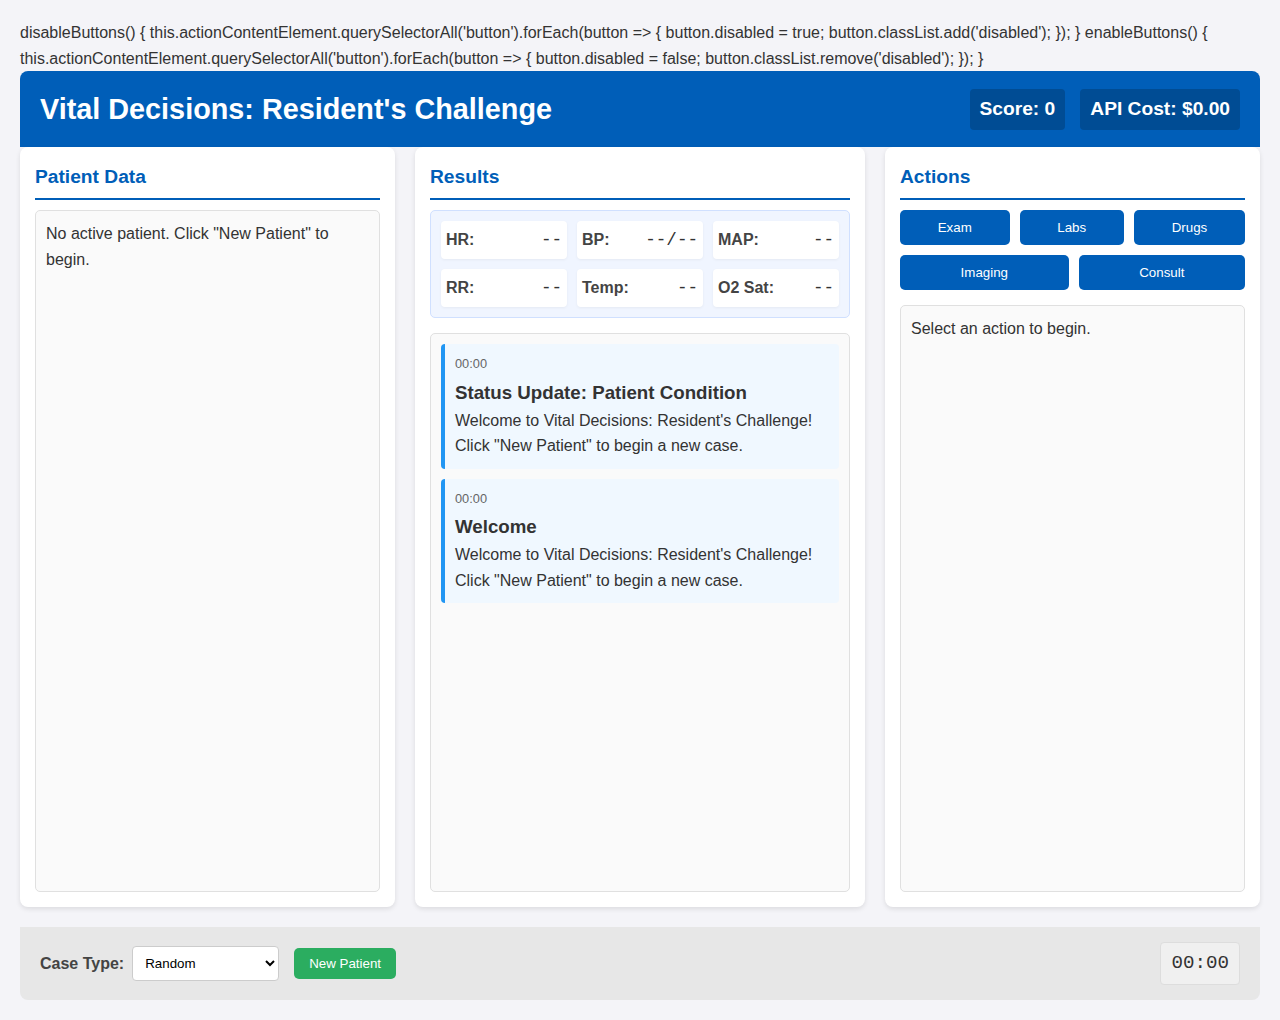
<file: game_caselect.html>
disableButtons() {
        this.actionContentElement.querySelectorAll('button').forEach(button => {
            button.disabled = true;
            button.classList.add('disabled');
        });
    }

    enableButtons() {
        this.actionContentElement.querySelectorAll('button').forEach(button => {
            button.disabled = false;
            button.classList.remove('disabled');
        });
    }<!DOCTYPE html>
<html lang="en">
<head>
    <meta charset="UTF-8">
    <meta name="viewport" content="width=device-width, initial-scale=1.0">
    <title>Vital Decisions: Resident's Challenge</title>
    <style>
        /* Reset and base styles */
        * {
            margin: 0;
            padding: 0;
            box-sizing: border-box;
        }

        body {
            font-family: 'Arial', sans-serif;
            line-height: 1.6;
            color: #333;
            background-color: #f4f4f8;
            padding: 20px;
        }

        header {
            background-color: #005EB8;
            color: white;
            padding: 15px 20px;
            display: flex;
            justify-content: space-between;
            align-items: center;
            border-radius: 8px 8px 0 0;
        }

        footer {
            background-color: #e7e7e7;
            padding: 15px 20px;
            display: flex;
            justify-content: space-between;
            align-items: center;
            border-radius: 0 0 8px 8px;
        }
        
        .case-controls {
            display: flex;
            align-items: center;
            gap: 15px;
        }
        
        .case-type-selector {
            display: flex;
            align-items: center;
            gap: 8px;
        }
        
        .case-type-selector label {
            font-weight: bold;
            color: #444;
        }
        
        .case-type-selector select {
            padding: 8px;
            border-radius: 4px;
            border: 1px solid #ccc;
            background-color: white;
        }

        h1 {
            font-size: 1.8rem;
            margin: 0;
        }

        h2 {
            font-size: 1.2rem;
            margin-bottom: 10px;
            color: #005EB8;
            border-bottom: 2px solid #005EB8;
            padding-bottom: 5px;
        }

        /* Game container and panels */
        .game-container {
            display: grid;
            grid-template-columns: 1fr 1.2fr 1fr;
            gap: 20px;
            margin-bottom: 20px;
            height: calc(100vh - 140px);
        }

        .panel {
            background-color: white;
            border-radius: 8px;
            box-shadow: 0 2px 5px rgba(0, 0, 0, 0.1);
            padding: 15px;
            display: flex;
            flex-direction: column;
            height: 100%;
        }

        .scrollable-content {
            flex-grow: 1;
            overflow-y: auto;
            padding: 10px;
            border: 1px solid #e0e0e0;
            border-radius: 5px;
            background-color: #fafafa;
        }

        /* Vitals section */
        .vitals-container {
            display: grid;
            grid-template-columns: repeat(3, 1fr);
            gap: 10px;
            margin-bottom: 15px;
            padding: 10px;
            background-color: #f0f5ff;
            border-radius: 5px;
            border: 1px solid #d0e0ff;
        }

        .vital-sign {
            display: flex;
            align-items: center;
            justify-content: space-between;
            padding: 5px;
            background-color: white;
            border-radius: 4px;
            box-shadow: 0 1px 3px rgba(0, 0, 0, 0.05);
        }

        .vital-label {
            font-weight: bold;
            color: #444;
        }

        .vital-value {
            font-family: monospace;
            font-size: 1.1rem;
        }

        .vital-value.high {
            color: #d32f2f;
        }

        .vital-value.low {
            color: #1976d2;
        }

        /* Action buttons */
        .action-buttons {
            display: flex;
            flex-wrap: wrap;
            gap: 10px;
            margin-bottom: 15px;
        }

        .action-btn {
            background-color: #005EB8;
            color: white;
            border: none;
            padding: 10px 15px;
            border-radius: 5px;
            cursor: pointer;
            transition: background-color 0.2s;
            flex-grow: 1;
            min-width: 100px;
            text-align: center;
        }

        .action-btn:hover {
            background-color: #004C94;
        }

        .action-btn.active {
            background-color: #003A70;
        }

        /* Additional elements */
        .header-stats {
            display: flex;
            gap: 15px;
        }
        
        .score-container, .cost-container {
            font-size: 1.2rem;
            font-weight: bold;
            background-color: #004C94;
            padding: 5px 10px;
            border-radius: 4px;
        }

        #new-patient-btn {
            background-color: #2BAD60;
            color: white;
            border: none;
            padding: 8px 15px;
            border-radius: 5px;
            cursor: pointer;
            transition: background-color 0.2s;
        }

        #new-patient-btn:hover {
            background-color: #1F9250;
        }

        .time-display {
            font-family: monospace;
            font-size: 1.2rem;
            background-color: #f0f0f0;
            padding: 5px 10px;
            border-radius: 4px;
            border: 1px solid #ddd;
        }

        /* Utility classes for result log entries */
        .log-entry {
            margin-bottom: 10px;
            padding: 10px;
            border-radius: 4px;
            border-left: 4px solid #ccc;
        }

        .log-entry-normal {
            border-left-color: #2BAD60;
            background-color: #f0fff5;
        }

        .log-entry-abnormal {
            border-left-color: #f44336;
            background-color: #fff0f0;
        }

        .log-entry-info {
            border-left-color: #2196F3;
            background-color: #f0f8ff;
        }

        .timestamp {
            font-size: 0.8rem;
            color: #666;
            margin-bottom: 3px;
        }

        /* Action grids */
        .action-grid {
            display: grid;
            grid-template-columns: repeat(auto-fill, minmax(150px, 1fr));
            gap: 10px;
            margin-bottom: 15px;
        }

        .action-option-btn {
            background-color: #e0e0e0;
            color: #333;
            border: none;
            padding: 8px 12px;
            border-radius: 4px;
            cursor: pointer;
            transition: background-color 0.2s;
            width: 100%;
            text-align: left;
        }

        .action-option-btn:hover {
            background-color: #d0d0d0;
        }

        /* Lab categories */
        .lab-category, .medication-category {
            margin-bottom: 20px;
        }

        /* Medication form */
        .medication-form {
            background-color: #f9f9f9;
            padding: 15px;
            border-radius: 5px;
            border: 1px solid #e0e0e0;
        }

        .form-group {
            margin-bottom: 15px;
        }

        .form-group label {
            display: block;
            margin-bottom: 5px;
            font-weight: bold;
        }

        .form-group input, .form-group select {
            width: 100%;
            padding: 8px;
            border: 1px solid #ccc;
            border-radius: 4px;
        }

        .form-actions {
            display: flex;
            gap: 10px;
            margin-top: 20px;
        }

        .primary-btn {
            background-color: #005EB8;
            color: white;
            border: none;
            padding: 8px 15px;
            border-radius: 4px;
            cursor: pointer;
        }

        .secondary-btn {
            background-color: #e0e0e0;
            color: #333;
            border: none;
            padding: 8px 15px;
            border-radius: 4px;
            cursor: pointer;
        }

        /* Disable state */
        .disabled {
            opacity: 0.6;
            cursor: not-allowed;
        }
        
        /* Case type indicator */
        .case-type-indicator {
            margin-top: 15px;
            padding: 8px 12px;
            border-radius: 5px;
            font-weight: bold;
            background-color: #f0f0f0;
            display: inline-block;
        }
        
        .case-type-indicator.cardiovascular {
            background-color: #ffe0e0;
            border-left: 4px solid #d32f2f;
        }
        
        .case-type-indicator.infectious {
            background-color: #e0ffe0;
            border-left: 4px solid #388e3c;
        }
        
        .case-type-indicator.emergency {
            background-color: #fff0e0;
            border-left: 4px solid #f57c00;
        }
        
        .case-type-indicator.miscellaneous {
            background-color: #e0f0ff;
            border-left: 4px solid #1976d2;
        }
        
        .case-type-indicator.random {
            background-color: #f0f0f0;
            border-left: 4px solid #757575;
        }
        
        .case-type-label {
            font-size: 0.9rem;
            color: #555;
        }
        
        .case-type-value {
            font-size: 0.95rem;
            color: #333;
        }
        
        /* Case ended notice */
        .case-ended-notice {
            background-color: #f8f8f8;
            border-radius: 8px;
            padding: 20px;
            text-align: center;
            margin: 0 auto;
            border: 2px dashed #ccc;
        }
        
        .case-ended-notice h3 {
            margin-top: 0;
            color: #d32f2f;
        }
        
        /* Critical alert styles */
        .critical-alert {
            background-color: #ffebee;
            border: 2px solid #d32f2f;
            color: #b71c1c;
            padding: 10px;
            margin-top: 10px;
            border-radius: 5px;
            font-weight: bold;
            animation: pulse 2s infinite;
        }
        
        @keyframes pulse {
            0% { box-shadow: 0 0 0 0 rgba(211, 47, 47, 0.4); }
            70% { box-shadow: 0 0 0 10px rgba(211, 47, 47, 0); }
            100% { box-shadow: 0 0 0 0 rgba(211, 47, 47, 0); }
        }
    </style>
</head>
<body>
    <header>
        <h1>Vital Decisions: Resident's Challenge</h1>
        <div class="header-stats">
            <div class="score-container">Score: <span id="score">0</span></div>
            <div class="cost-container">API Cost: $<span id="api-cost">0.00</span></div>
        </div>
    </header>

    <main class="game-container">
        <section id="data-panel" class="panel">
            <h2>Patient Data</h2>
            <div id="patient-info" class="scrollable-content">
                <!-- Patient information will be populated here -->
                <p>No active patient. Click "New Patient" to begin.</p>
            </div>
        </section>

        <section id="results-panel" class="panel">
            <h2>Results</h2>
            <div id="vitals" class="vitals-container">
                <div class="vital-sign">
                    <span class="vital-label">HR:</span>
                    <span id="heart-rate" class="vital-value">--</span>
                </div>
                <div class="vital-sign">
                    <span class="vital-label">BP:</span>
                    <span id="blood-pressure" class="vital-value">--/--</span>
                </div>
                <div class="vital-sign">
                    <span class="vital-label">MAP:</span>
                    <span id="mean-arterial-pressure" class="vital-value">--</span>
                </div>
                <div class="vital-sign">
                    <span class="vital-label">RR:</span>
                    <span id="respiratory-rate" class="vital-value">--</span>
                </div>
                <div class="vital-sign">
                    <span class="vital-label">Temp:</span>
                    <span id="temperature" class="vital-value">--</span>
                </div>
                <div class="vital-sign">
                    <span class="vital-label">O2 Sat:</span>
                    <span id="oxygen-saturation" class="vital-value">--</span>
                </div>
            </div>
            <div id="results-log" class="scrollable-content">
                <!-- Results from labs, patient updates, etc. will appear here -->
                <div class="log-entry log-entry-info">
                    <div class="timestamp">00:00</div>
                    <h3>Welcome</h3>
                    <div class="log-content">
                        <p>Welcome to Vital Decisions: Resident's Challenge! Click "New Patient" to begin a new case.</p>
                    </div>
                </div>
            </div>
        </section>

        <section id="actions-panel" class="panel">
            <h2>Actions</h2>
            <div class="action-buttons">
                <button id="exam-btn" class="action-btn">Exam</button>
                <button id="labs-btn" class="action-btn">Labs</button>
                <button id="drugs-btn" class="action-btn">Drugs</button>
                <button id="imaging-btn" class="action-btn">Imaging</button>
                <button id="consult-btn" class="action-btn">Consult</button>
            </div>
            <div id="action-content" class="scrollable-content">
                <!-- Dynamic content based on selected action will appear here -->
                <p>Select an action to begin.</p>
            </div>
        </section>
    </main>

    <footer>
        <div class="case-controls">
            <div class="case-type-selector">
                <label for="case-type">Case Type:</label>
                <select id="case-type">
                    <option value="random">Random</option>
                    <option value="cardiovascular">Cardiovascular</option>
                    <option value="infectious">Infectious Disease</option>
                    <option value="emergency">Emergency</option>
                    <option value="miscellaneous">Miscellaneous</option>
                </select>
            </div>
            <button id="new-patient-btn">New Patient</button>
        </div>
        <div class="time-display">
            <span id="game-time">00:00</span>
        </div>
    </footer>

<script>
// Reference data for the game
const gameData = {
    // Normal ranges for common lab values
    labRanges: {
        // Complete Blood Count
        "WBC": { min: 4.5, max: 11.0, unit: "x10^9/L" },
        "RBC": { min: 4.5, max: 5.9, unit: "x10^12/L" },
        "Hemoglobin": { min: 13.5, max: 17.5, unit: "g/dL" },
        "Hematocrit": { min: 41, max: 53, unit: "%" },
        "Platelets": { min: 150, max: 450, unit: "x10^9/L" },
        
        // Basic Metabolic Panel
        "Sodium": { min: 135, max: 145, unit: "mmol/L" },
        "Potassium": { min: 3.5, max: 5.0, unit: "mmol/L" },
        "Chloride": { min: 96, max: 106, unit: "mmol/L" },
        "CO2": { min: 23, max: 29, unit: "mmol/L" },
        "BUN": { min: 7, max: 20, unit: "mg/dL" },
        "Creatinine": { min: 0.6, max: 1.2, unit: "mg/dL" },
        "Glucose": { min: 70, max: 100, unit: "mg/dL" },
        "Calcium": { min: 8.5, max: 10.5, unit: "mg/dL" },
        
        // Liver Function Tests
        "AST": { min: 5, max: 40, unit: "U/L" },
        "ALT": { min: 7, max: 56, unit: "U/L" },
        "ALP": { min: 44, max: 147, unit: "U/L" },
        "Total Bilirubin": { min: 0.1, max: 1.2, unit: "mg/dL" },
        "Direct Bilirubin": { min: 0.0, max: 0.3, unit: "mg/dL" },
        "Albumin": { min: 3.4, max: 5.4, unit: "g/dL" },
        "Total Protein": { min: 6.0, max: 8.3, unit: "g/dL" },
        
        // Cardiac Markers
        "Troponin I": { min: 0.00, max: 0.04, unit: "ng/mL" },
        "Troponin T": { min: 0.00, max: 0.01, unit: "ng/mL" },
        "CK-MB": { min: 0, max: 3.6, unit: "ng/mL" },
        "BNP": { min: 0, max: 100, unit: "pg/mL" },
        
        // Coagulation Studies
        "PT": { min: 11.0, max: 13.5, unit: "sec" },
        "INR": { min: 0.8, max: 1.2, unit: "" },
        "PTT": { min: 25, max: 35, unit: "sec" },
        
        // Arterial Blood Gas
        "pH": { min: 7.35, max: 7.45, unit: "" },
        "PaCO2": { min: 35, max: 45, unit: "mmHg" },
        "PaO2": { min: 80, max: 100, unit: "mmHg" },
        "HCO3": { min: 22, max: 26, unit: "mmol/L" },
        
        // Inflammatory Markers
        "ESR": { min: 0, max: 15, unit: "mm/hr" },
        "CRP": { min: 0, max: 10, unit: "mg/L" },
        
        // Other Common Tests
        "Lactate": { min: 0.5, max: 2.2, unit: "mmol/L" },
        "Ammonia": { min: 15, max: 45, unit: "μmol/L" },
        "Lipase": { min: 0, max: 160, unit: "U/L" },
        "Amylase": { min: 30, max: 110, unit: "U/L" }
    },
    
    // Available lab test categories
    labTests: {
        "Complete Blood Count": [
            "WBC", "RBC", "Hemoglobin", "Hematocrit", "Platelets", "Differential"
        ],
        "Basic Metabolic Panel": [
            "Sodium", "Potassium", "Chloride", "CO2", "BUN", "Creatinine", "Glucose", "Calcium"
        ],
        "Comprehensive Metabolic Panel": [
            "Sodium", "Potassium", "Chloride", "CO2", "BUN", "Creatinine", "Glucose", "Calcium",
            "AST", "ALT", "ALP", "Total Bilirubin", "Albumin", "Total Protein"
        ],
        "Liver Function Tests": [
            "AST", "ALT", "ALP", "Total Bilirubin", "Direct Bilirubin", "Albumin", "Total Protein"
        ],
        "Cardiac Markers": [
            "Troponin I", "Troponin T", "CK-MB", "BNP"
        ],
        "Coagulation Studies": [
            "PT", "INR", "PTT"
        ],
        "Arterial Blood Gas": [
            "pH", "PaCO2", "PaO2", "HCO3", "Base Excess", "Lactate"
        ],
        "Inflammatory Markers": [
            "ESR", "CRP"
        ],
        "Other Tests": [
            "Lactate", "Ammonia", "Lipase", "Amylase", "Urinalysis"
        ]
    },
    
    // Available imaging studies
    imagingStudies: [
        "Chest X-ray",
        "Abdominal X-ray",
        "Head CT",
        "Chest CT",
        "Abdominal CT",
        "Brain MRI",
        "Spine MRI",
        "Abdominal Ultrasound",
        "Echocardiogram",
        "Doppler Ultrasound",
        "CT Angiogram"
    ],
    
    // Common medication categories
    medicationCategories: {
        "Antibiotics": [
            "Amoxicillin", "Azithromycin", "Ceftriaxone", "Ciprofloxacin", "Doxycycline",
            "Levofloxacin", "Meropenem", "Piperacillin-Tazobactam", "Vancomycin"
        ],
        "Cardiovascular": [
            "Amlodipine", "Atenolol", "Carvedilol", "Digoxin", "Enalapril", "Furosemide",
            "Hydralazine", "Lisinopril", "Metoprolol", "Nitroglycerin", "Warfarin"
        ],
        "Respiratory": [
            "Albuterol", "Budesonide", "Fluticasone", "Ipratropium", "Montelukast",
            "Prednisone", "Salmeterol", "Tiotropium"
        ],
        "Gastrointestinal": [
            "Famotidine", "Metoclopramide", "Omeprazole", "Ondansetron", "Pantoprazole",
            "Polyethylene Glycol", "Sucralfate"
        ],
        "Neurological": [
            "Gabapentin", "Levetiracetam", "Lorazepam", "Phenytoin", "Sertraline",
            "Sumatriptan", "Topiramate"
        ],
        "Pain Management": [
            "Acetaminophen", "Hydromorphone", "Ibuprofen", "Ketorolac", "Morphine",
            "Naproxen", "Oxycodone", "Tramadol"
        ],
        "Fluids": [
            "Normal Saline", "Lactated Ringer's", "D5W", "D5NS", "D5 1/2NS"
        ],
        "Other": [
            "Insulin (Regular)", "Insulin (Lantus)", "Methylprednisolone", "Diphenhydramine",
            "Epinephrine", "Heparin", "Enoxaparin", "Hydrocortisone"
        ]
    },
    
    // Vital signs normal ranges
    vitalSignRanges: {
        "heartRate": { min: 60, max: 100, unit: "bpm" },
        "bloodPressure": { 
            "systolic": { min: 90, max: 140, unit: "mmHg" },
            "diastolic": { min: 60, max: 90, unit: "mmHg" }
        },
        "meanArterialPressure": { min: 70, max: 100, unit: "mmHg" },
        "respiratoryRate": { min: 12, max: 20, unit: "breaths/min" },
        "temperature": { min: 36.5, max: 37.5, unit: "°C" },
        "oxygenSaturation": { min: 95, max: 100, unit: "%" }
    },
    
    // Available physical exam components
    physicalExamComponents: [
        "General Appearance",
        "HEENT (Head, Eyes, Ears, Nose, Throat)",
        "Neck",
        "Cardiovascular",
        "Pulmonary",
        "Abdominal",
        "Extremities",
        "Neurological",
        "Skin"
    ],
    
    // Available specialist consultations
    consultations: [
        "Cardiology",
        "Pulmonology",
        "Gastroenterology",
        "Neurology",
        "Nephrology",
        "Infectious Disease",
        "Hematology",
        "Endocrinology",
        "General Surgery",
        "Orthopedic Surgery",
        "Critical Care"
    ]
};

// API Service for handling API requests
class ApiService {
    constructor() {
        this.apiKey = "sk-e69yagfy1LbeuHU7wUpAIg";
        this.url = "https://api.ppq.ai/chat/completions";
        this.model = "claude-3.5-sonnet";
    }

    async sendRequest(messages) {
        try {
            const headers = {
                "Content-Type": "application/json",
                "Authorization": `Bearer ${this.apiKey}`
            };

            const data = {
                model: this.model,
                messages: messages
            };

            console.log("Sending API request:", JSON.stringify(data));
            
            const response = await fetch(this.url, {
                method: 'POST',
                headers: headers,
                body: JSON.stringify(data)
            });

            if (!response.ok) {
                console.error(`API error: ${response.status} ${response.statusText}`);
                console.error("Response:", await response.text());
                throw new Error(`API error: ${response.status} ${response.statusText}`);
            }

            // Track API usage cost - $0.06 per API call
            gameManager.updateApiCost(0.06);

            const responseData = await response.json();
            console.log("API response:", responseData);
            return responseData;
        } catch (error) {
            console.error('API Request Error:', error);
            throw error;
        }
    }

    async generatePatient(parameters = {}) {
        const caseType = parameters.caseType || "random";
        
        // Generate condition prompt based on case type
        let conditionPrompt = "";
        switch(caseType) {
            case "cardiovascular":
                conditionPrompt = "Focus on cardiovascular conditions such as myocardial infarction, heart failure, arrhythmias, hypertensive crisis, aortic dissection, or valvular disorders.";
                break;
            case "infectious":
                conditionPrompt = "Focus on infectious disease conditions such as pneumonia, sepsis, meningitis, cellulitis, urinary tract infection, endocarditis, or tropical diseases.";
                break;
            case "emergency":
                conditionPrompt = "Focus on emergency medical conditions such as acute respiratory failure, stroke, pulmonary embolism, severe hemorrhage, status epilepticus, or toxicologic emergencies.";
                break;
            case "miscellaneous":
                conditionPrompt = "Focus on other internal medicine conditions such as diabetes complications, thyroid disorders, liver disease, kidney disease, autoimmune disorders, or hematologic disorders.";
                break;
            default:
                conditionPrompt = "Select any challenging but realistic internal medicine condition.";
        }

        const systemPrompt = `You are a medical AI that generates realistic patient cases for a medical diagnostic game for internal medicine residents. Create a patient with a specific internal medicine condition, including relevant history, physical exam findings, vital signs, and labs that would be consistent with the condition. 

${conditionPrompt}

IMPORTANT: Your response must be a valid JSON object with NO additional text or explanation before or after the JSON, following this exact structure:

{
    "patientInfo": {
        "name": "Patient's name",
        "age": age,
        "gender": "gender",
        "medicalHistory": ["relevant history points"],
        "chiefComplaint": "chief complaint"
    },
    "vitalSigns": {
        "heartRate": number,
        "bloodPressure": {
            "systolic": number,
            "diastolic": number
        },
        "respiratoryRate": number,
        "temperature": number (in Celsius),
        "oxygenSaturation": number (percentage)
    },
    "condition": {
        "name": "actual medical condition",
        "severity": "mild/moderate/severe",
        "duration": "time since onset"
    }
}
        
Ensure the vital signs are medically accurate and physiologically consistent with the condition. Examples:
- Patients with sepsis: elevated heart rate, fever, lower blood pressure
- Patients with heart failure: elevated heart rate and respiratory rate
- Patients with COPD exacerbation: decreased oxygen saturation and increased respiratory rate

Focus on realistic internal medicine conditions appropriate for a resident physician.`;

        const userPrompt = `Generate a new patient case. Make all vitals and findings consistent with the underlying condition but not too obvious. RESPOND ONLY WITH THE JSON OBJECT, NO OTHER TEXT.`;

        const messages = [
            { role: "system", content: systemPrompt },
            { role: "user", content: userPrompt }
        ];

        const response = await this.sendRequest(messages);
        
        try {
            // Extract JSON from the response
            const responseContent = response.choices[0].message.content;
            console.log("Raw patient data response:", responseContent);
            
            // Try to extract only the JSON part
            let jsonStr = responseContent.trim();
            
            // If there are backticks or other markdown code formatting, remove them
            if (jsonStr.includes("```json")) {
                jsonStr = jsonStr.split("```json")[1].split("```")[0].trim();
            } else if (jsonStr.includes("```")) {
                jsonStr = jsonStr.split("```")[1].split("```")[0].trim();
            }
            
            // Find the outermost JSON object
            const firstBrace = jsonStr.indexOf('{');
            const lastBrace = jsonStr.lastIndexOf('}');
            
            if (firstBrace !== -1 && lastBrace !== -1) {
                jsonStr = jsonStr.substring(firstBrace, lastBrace + 1);
                console.log("Extracted JSON string:", jsonStr);
                
                // Parse the JSON
                try {
                    const patientData = JSON.parse(jsonStr);
                    return patientData;
                } catch (parseError) {
                    console.error("JSON parse error:", parseError);
                    console.error("JSON string that failed to parse:", jsonStr);
                    throw parseError;
                }
            } else {
                throw new Error("Could not find valid JSON object in response");
            }
        } catch (error) {
            console.error('Error parsing patient data:', error);
            console.error('Response content:', response.choices[0].message.content);
            throw new Error('Failed to generate patient data');
        }
    }

    async processAction(patientData, action, actionDetails) {
        const systemPrompt = `You are a medical AI that simulates patient responses to diagnostic and treatment actions in a medical simulation game for internal medicine residents. Respond with realistic clinical outcomes based on the patient's condition and the action taken. 

IMPORTANT: Your response must be a valid JSON object with NO additional text or explanation before or after the JSON, following this exact structure:

{
    "result": {
        "description": "Detailed description of findings or results",
        "interpretation": "Brief medical interpretation when relevant",
        "values": {object with any relevant numeric values or findings}
    },
    "vitalSignsChange": {
        "heartRate": number or null (if no change),
        "bloodPressure": {
            "systolic": number or null,
            "diastolic": number or null
        },
        "respiratoryRate": number or null,
        "temperature": number or null,
        "oxygenSaturation": number or null
    },
    "conditionChange": {
        "improved": boolean,
        "worsened": boolean,
        "description": "Description of any change in condition"
    },
    "scoringImpact": {
        "points": number (negative for mistakes, 0 for neutral actions),
        "explanation": "Brief explanation of scoring impact"
    }
}
        
Make the responses medically accurate and physiologically consistent. For example:
        
1. Medications should affect appropriate vital signs:
   - Beta blockers like metoprolol should reduce both heart rate AND blood pressure
   - Vasopressors should increase blood pressure
   - Antipyretics should reduce temperature in febrile patients
   - Bronchodilators should improve respiratory rate and oxygen saturation in patients with bronchospasm
        
2. The magnitude of effect should be dose-dependent and realistic.
3. Patient condition should impact medication response.
4. Timing matters (IV medications have more immediate effects than oral).`;

        const userPrompt = `Current patient: ${JSON.stringify(patientData)}
        
Player action: ${action}
Action details: ${JSON.stringify(actionDetails)}

Provide a realistic response to this action. RESPOND ONLY WITH THE JSON OBJECT, NO OTHER TEXT.`;

        const messages = [
            { role: "system", content: systemPrompt },
            { role: "user", content: userPrompt }
        ];

        const response = await this.sendRequest(messages);
        
        try {
            // Extract JSON from the response
            const responseContent = response.choices[0].message.content;
            console.log("Raw action result response:", responseContent);
            
            // Try to extract only the JSON part
            let jsonStr = responseContent.trim();
            
            // If there are backticks or other markdown code formatting, remove them
            if (jsonStr.includes("```json")) {
                jsonStr = jsonStr.split("```json")[1].split("```")[0].trim();
            } else if (jsonStr.includes("```")) {
                jsonStr = jsonStr.split("```")[1].split("```")[0].trim();
            }
            
            // Find the outermost JSON object
            const firstBrace = jsonStr.indexOf('{');
            const lastBrace = jsonStr.lastIndexOf('}');
            
            if (firstBrace !== -1 && lastBrace !== -1) {
                jsonStr = jsonStr.substring(firstBrace, lastBrace + 1);
                console.log("Extracted JSON string:", jsonStr);
                
                // Parse the JSON
                try {
                    const actionResult = JSON.parse(jsonStr);
                    return actionResult;
                } catch (parseError) {
                    console.error("JSON parse error:", parseError);
                    console.error("JSON string that failed to parse:", jsonStr);
                    throw parseError;
                }
            } else {
                throw new Error("Could not find valid JSON object in response");
            }
        } catch (error) {
            console.error('Error parsing action result:', error);
            console.error('Response content:', response.choices[0].message.content);
            throw new Error('Failed to process action');
        }
    }
}

// Create a single instance of the API service
const apiService = new ApiService();

// Patient Manager
class Patient {
    constructor() {
        this.data = null;
        this.vitalHistory = [];
        this.actionHistory = [];
        this.isActive = false;
        this.timeElapsed = 0; // Time elapsed in seconds
        this.vitalUpdateInterval = null;
    }

    async generateNewPatient(parameters = {}) {
        try {
            // Clear any existing patient data
            this.resetPatient();
            
            // Generate patient data using API
            this.data = await apiService.generatePatient(parameters);
            
            // Initialize vital signs history
            this.recordVitalSigns(this.data.vitalSigns);
            
            // Mark patient as active
            this.isActive = true;
            
            // Start vital signs updates
            this.startVitalSignsUpdates();
            
            return this.data;
        } catch (error) {
            console.error('Error generating patient:', error);
            throw error;
        }
    }

    resetPatient() {
        this.stopVitalSignsUpdates();
        this.data = null;
        this.vitalHistory = [];
        this.actionHistory = [];
        this.isActive = false;
        this.timeElapsed = 0;
    }

    recordVitalSigns(vitalSigns) {
        this.vitalHistory.push({
            timestamp: this.timeElapsed,
            vitals: { ...vitalSigns }
        });
        
        // Calculate MAP if not provided
        if (!vitalSigns.meanArterialPressure && vitalSigns.bloodPressure) {
            const systolic = vitalSigns.bloodPressure.systolic;
            const diastolic = vitalSigns.bloodPressure.diastolic;
            vitalSigns.meanArterialPressure = Math.round((diastolic * 2 + systolic) / 3);
        }
    }

    startVitalSignsUpdates() {
        // Update vitals every 10 seconds
        this.vitalUpdateInterval = setInterval(() => {
            this.updateVitalSigns();
            this.timeElapsed += 10;
        }, 10000);
    }

    stopVitalSignsUpdates() {
        if (this.vitalUpdateInterval) {
            clearInterval(this.vitalUpdateInterval);
            this.vitalUpdateInterval = null;
        }
    }

    updateVitalSigns() {
        if (!this.isActive || !this.data) return;
        
        // Get current vitals
        const currentVitals = { ...this.data.vitalSigns };
        
        // Apply small random variations to vitals to simulate natural changes
        currentVitals.heartRate = this.addVariation(currentVitals.heartRate, 2);
        currentVitals.bloodPressure.systolic = this.addVariation(currentVitals.bloodPressure.systolic, 3);
        currentVitals.bloodPressure.diastolic = this.addVariation(currentVitals.bloodPressure.diastolic, 2);
        currentVitals.respiratoryRate = this.addVariation(currentVitals.respiratoryRate, 1);
        currentVitals.temperature = this.addVariation(currentVitals.temperature, 0.1);
        currentVitals.oxygenSaturation = Math.min(100, this.addVariation(currentVitals.oxygenSaturation, 0.5));
        
        // Calculate MAP from current blood pressure values
        if (currentVitals.bloodPressure) {
            const systolic = currentVitals.bloodPressure.systolic;
            const diastolic = currentVitals.bloodPressure.diastolic;
            currentVitals.meanArterialPressure = Math.round((diastolic * 2 + systolic) / 3);
        }
        
        // Make sure values stay in reasonable physiological ranges
        this.enforcePhysiologicalLimits(currentVitals);
        
        // Update the current vitals
        this.data.vitalSigns = currentVitals;
        
        // Record the updated vitals
        this.recordVitalSigns(currentVitals);
        
        // Trigger an event to update the UI
        document.dispatchEvent(new CustomEvent('vitalsUpdated', { detail: currentVitals }));
    }
    
    enforcePhysiologicalLimits(vitals) {
        // Ensure heart rate stays within physiological limits
        vitals.heartRate = Math.max(30, Math.min(220, vitals.heartRate));
        
        // Ensure blood pressure stays within physiological limits
        vitals.bloodPressure.systolic = Math.max(50, Math.min(250, vitals.bloodPressure.systolic));
        vitals.bloodPressure.diastolic = Math.max(30, Math.min(150, vitals.bloodPressure.diastolic));
        
        // Ensure respiratory rate stays within physiological limits
        vitals.respiratoryRate = Math.max(6, Math.min(40, vitals.respiratoryRate));
        
        // Ensure temperature stays within physiological limits
        vitals.temperature = Math.max(32, Math.min(42, vitals.temperature));
        
        // Ensure oxygen saturation stays within physiological limits
        vitals.oxygenSaturation = Math.max(60, Math.min(100, vitals.oxygenSaturation));
    }

    addVariation(value, maxChange) {
        const variation = (Math.random() * 2 - 1) * maxChange;
        return Math.round((value + variation) * 10) / 10;
    }

    async processAction(action, details) {
        if (!this.isActive || !this.data) {
            throw new Error('No active patient');
        }
        
        try {
            // Process the action using the API
            const result = await apiService.processAction(this.data, action, details);
            
            // Record the action
            this.actionHistory.push({
                timestamp: this.timeElapsed,
                action: action,
                details: details,
                result: result
            });
            
            // Update patient vital signs if there are changes
            if (result.vitalSignsChange) {
                this.applyVitalSignsChanges(result.vitalSignsChange);
            }
            
            // Update patient condition if there are changes
            if (result.conditionChange) {
                this.data.condition.improved = result.conditionChange.improved;
                this.data.condition.worsened = result.conditionChange.worsened;
                if (result.conditionChange.description) {
                    this.data.condition.statusUpdate = result.conditionChange.description;
                }
            }
            
            return result;
        } catch (error) {
            console.error('Error processing action:', error);
            throw error;
        }
    }

    applyVitalSignsChanges(changes) {
        // Only update values that have changed (non-null)
        if (changes.heartRate !== null && changes.heartRate !== undefined) {
            this.data.vitalSigns.heartRate = changes.heartRate;
        }
        
        if (changes.bloodPressure) {
            if (changes.bloodPressure.systolic !== null && changes.bloodPressure.systolic !== undefined) {
                this.data.vitalSigns.bloodPressure.systolic = changes.bloodPressure.systolic;
            }
            if (changes.bloodPressure.diastolic !== null && changes.bloodPressure.diastolic !== undefined) {
                this.data.vitalSigns.bloodPressure.diastolic = changes.bloodPressure.diastolic;
            }
        }
        
        if (changes.respiratoryRate !== null && changes.respiratoryRate !== undefined) {
            this.data.vitalSigns.respiratoryRate = changes.respiratoryRate;
        }
        
        if (changes.temperature !== null && changes.temperature !== undefined) {
            this.data.vitalSigns.temperature = changes.temperature;
        }
        
        if (changes.oxygenSaturation !== null && changes.oxygenSaturation !== undefined) {
            this.data.vitalSigns.oxygenSaturation = changes.oxygenSaturation;
        }
        
        // Calculate MAP from current blood pressure values
        if (this.data.vitalSigns.bloodPressure) {
            const systolic = this.data.vitalSigns.bloodPressure.systolic;
            const diastolic = this.data.vitalSigns.bloodPressure.diastolic;
            this.data.vitalSigns.meanArterialPressure = Math.round((diastolic * 2 + systolic) / 3);
        }
        
        // Record the updated vitals after changes
        this.recordVitalSigns(this.data.vitalSigns);
        
        // Trigger UI update
        document.dispatchEvent(new CustomEvent('vitalsUpdated', { detail: this.data.vitalSigns }));
    }

    getCurrentPatient() {
        return this.data;
    }

    getVitalHistory() {
        return this.vitalHistory;
    }

    getActionHistory() {
        return this.actionHistory;
    }
}

// Create a single instance of the Patient class
const patientManager = new Patient();

// Results Manager
class ResultsManager {
    constructor() {
        // DOM elements for vital signs
        this.heartRateElement = document.getElementById('heart-rate');
        this.bloodPressureElement = document.getElementById('blood-pressure');
        this.mapElement = document.getElementById('mean-arterial-pressure');
        this.respiratoryRateElement = document.getElementById('respiratory-rate');
        this.temperatureElement = document.getElementById('temperature');
        this.oxygenSaturationElement = document.getElementById('oxygen-saturation');
        
        // Results log element
        this.resultsLogElement = document.getElementById('results-log');
        
        // Initialize event listeners
        this.initEventListeners();
    }

    initEventListeners() {
        // Listen for vital signs updates
        document.addEventListener('vitalsUpdated', (event) => {
            this.updateVitalSigns(event.detail);
        });
    }

    updateVitalSigns(vitals) {
        // Update heart rate with proper styling based on normal ranges
        this.heartRateElement.textContent = vitals.heartRate;
        this.setVitalSignStyling(
            this.heartRateElement, 
            vitals.heartRate, 
            gameData.vitalSignRanges.heartRate.min, 
            gameData.vitalSignRanges.heartRate.max
        );
        
        // Update blood pressure
        const bpText = `${vitals.bloodPressure.systolic}/${vitals.bloodPressure.diastolic}`;
        this.bloodPressureElement.textContent = bpText;
        const systolicNormal = (
            vitals.bloodPressure.systolic >= gameData.vitalSignRanges.bloodPressure.systolic.min && 
            vitals.bloodPressure.systolic <= gameData.vitalSignRanges.bloodPressure.systolic.max
        );
        const diastolicNormal = (
            vitals.bloodPressure.diastolic >= gameData.vitalSignRanges.bloodPressure.diastolic.min && 
            vitals.bloodPressure.diastolic <= gameData.vitalSignRanges.bloodPressure.diastolic.max
        );
        this.bloodPressureElement.className = 'vital-value';
        if (!systolicNormal || !diastolicNormal) {
            this.bloodPressureElement.classList.add(
                vitals.bloodPressure.systolic > gameData.vitalSignRanges.bloodPressure.systolic.max || 
                vitals.bloodPressure.diastolic > gameData.vitalSignRanges.bloodPressure.diastolic.max 
                    ? 'high' : 'low'
            );
        }
        
        // Calculate and update MAP if not provided
        const map = vitals.meanArterialPressure || 
            Math.round((vitals.bloodPressure.diastolic * 2 + vitals.bloodPressure.systolic) / 3);
        this.mapElement.textContent = map;
        this.setVitalSignStyling(
            this.mapElement, 
            map, 
            gameData.vitalSignRanges.meanArterialPressure.min, 
            gameData.vitalSignRanges.meanArterialPressure.max
        );
        
        // Update respiratory rate
        this.respiratoryRateElement.textContent = vitals.respiratoryRate;
        this.setVitalSignStyling(
            this.respiratoryRateElement, 
            vitals.respiratoryRate, 
            gameData.vitalSignRanges.respiratoryRate.min, 
            gameData.vitalSignRanges.respiratoryRate.max
        );
        
        // Update temperature (convert to one decimal place)
        this.temperatureElement.textContent = vitals.temperature.toFixed(1);
        this.setVitalSignStyling(
            this.temperatureElement, 
            vitals.temperature, 
            gameData.vitalSignRanges.temperature.min, 
            gameData.vitalSignRanges.temperature.max
        );
        
        // Update oxygen saturation
        this.oxygenSaturationElement.textContent = vitals.oxygenSaturation + '%';
        this.setVitalSignStyling(
            this.oxygenSaturationElement, 
            vitals.oxygenSaturation, 
            gameData.vitalSignRanges.oxygenSaturation.min, 
            gameData.vitalSignRanges.oxygenSaturation.max
        );
    }

    setVitalSignStyling(element, value, min, max) {
        // Reset classes
        element.className = 'vital-value';
        
        // Add appropriate class based on value
        if (value < min) {
            element.classList.add('low');
        } else if (value > max) {
            element.classList.add('high');
        }
    }

    addResultEntry(type, title, content, status = 'info') {
        // Create result entry container
        const entryDiv = document.createElement('div');
        entryDiv.className = `log-entry log-entry-${status}`;
        
        // Add timestamp
        const timestamp = document.createElement('div');
        timestamp.className = 'timestamp';
        timestamp.textContent = this.formatGameTime(patientManager.timeElapsed);
        entryDiv.appendChild(timestamp);
        
        // Add title
        const titleElement = document.createElement('h3');
        titleElement.textContent = `${type}: ${title}`;
        entryDiv.appendChild(titleElement);
        
        // Add content
        const contentElement = document.createElement('div');
        contentElement.className = 'log-content';
        contentElement.innerHTML = content;
        entryDiv.appendChild(contentElement);
        
        // Add to log at the top
        this.resultsLogElement.insertBefore(entryDiv, this.resultsLogElement.firstChild);
    }

    addLabResult(labName, results, interpretation = '') {
        // Convert results to HTML
        let contentHtml = '<table class="results-table">';
        
        // Add table headers
        contentHtml += '<tr><th>Test</th><th>Result</th><th>Reference Range</th></tr>';
        
        // Track if any abnormal results
        let hasAbnormalResults = false;
        
        // Add each result
        for (const [test, value] of Object.entries(results)) {
            if (gameData.labRanges[test]) {
                const range = gameData.labRanges[test];
                const isNormal = typeof value === 'number' ? 
                    (value >= range.min && value <= range.max) : 
                    false;
                
                if (!isNormal) hasAbnormalResults = true;
                
                contentHtml += `
                    <tr class="${isNormal ? 'normal' : 'abnormal'}">
                        <td>${test}</td>
                        <td>${value} ${range.unit}</td>
                        <td>${range.min} - ${range.max} ${range.unit}</td>
                    </tr>
                `;
            } else {
                // For tests without defined ranges
                contentHtml += `
                    <tr>
                        <td>${test}</td>
                        <td colspan="2">${value}</td>
                    </tr>
                `;
            }
        }
        
        contentHtml += '</table>';
        
        // Add interpretation if provided
        if (interpretation) {
            contentHtml += `<p><strong>Interpretation:</strong> ${interpretation}</p>`;
        }
        
        // Add to results log
        this.addResultEntry(
            'Lab Result', 
            labName, 
            contentHtml, 
            hasAbnormalResults ? 'abnormal' : 'normal'
        );
    }

    addImagingResult(imagingType, result, hasFindings) {
        this.addResultEntry(
            'Imaging', 
            imagingType, 
            `<p>${result}</p>`, 
            hasFindings ? 'abnormal' : 'normal'
        );
    }

    addExamResult(examComponent, result, hasAbnormalFindings) {
        this.addResultEntry(
            'Physical Exam', 
            examComponent, 
            `<p>${result}</p>`, 
            hasAbnormalFindings ? 'abnormal' : 'normal'
        );
    }

    addMedicationResponse(medication, response, isPositive) {
        this.addResultEntry(
            'Medication', 
            medication, 
            `<p>${response}</p>`, 
            isPositive ? 'normal' : 'abnormal'
        );
    }

    addConsultationResult(specialist, response) {
        this.addResultEntry(
            'Consultation', 
            specialist, 
            `<p>${response}</p>`, 
            'info'
        );
    }

    addStatusUpdate(update, status = 'info') {
        // For critical alerts, add special styling
        if (update.toLowerCase().includes('critical') || 
            update.toLowerCase().includes('emergency') || 
            update.toLowerCase().includes('cardiac arrest') ||
            update.toLowerCase().includes('immediate')) {
            
            this.addResultEntry(
                'Status Update', 
                'CRITICAL ALERT', 
                `<div class="critical-alert">${update}</div>`, 
                'abnormal'
            );
        } else {
            this.addResultEntry(
                'Status Update', 
                'Patient Condition', 
                `<p>${update}</p>`, 
                status
            );
        }
    }

    formatGameTime(seconds) {
        const minutes = Math.floor(seconds / 60);
        const remainingSeconds = seconds % 60;
        return `${String(minutes).padStart(2, '0')}:${String(remainingSeconds).padStart(2, '0')}`;
    }

    clearResults() {
        this.resultsLogElement.innerHTML = '';
        
        // Reset vital signs display
        this.heartRateElement.textContent = '--';
        this.bloodPressureElement.textContent = '--/--';
        this.mapElement.textContent = '--';
        this.respiratoryRateElement.textContent = '--';
        this.temperatureElement.textContent = '--';
        this.oxygenSaturationElement.textContent = '--';
        
        // Remove any styling classes
        this.heartRateElement.className = 'vital-value';
        this.bloodPressureElement.className = 'vital-value';
        this.mapElement.className = 'vital-value';
        this.respiratoryRateElement.className = 'vital-value';
        this.temperatureElement.className = 'vital-value';
        this.oxygenSaturationElement.className = 'vital-value';
    }
}

const resultsManager = new ResultsManager();

// Actions Manager
class ActionsManager {
    constructor() {
        // DOM elements
        this.actionContentElement = document.getElementById('action-content');
        this.actionButtons = document.querySelectorAll('.action-btn');
        
        // Current active action
        this.currentAction = null;
        
        // Initialize event listeners
        this.initEventListeners();
    }

    initEventListeners() {
        // Action button event listeners
        this.actionButtons.forEach(button => {
            button.addEventListener('click', (event) => {
                const action = event.target.id.replace('-btn', '');
                this.selectAction(action);
            });
        });
    }

    selectAction(action) {
        // Remove active class from all buttons
        this.actionButtons.forEach(button => {
            button.classList.remove('active');
        });
        
        // Add active class to selected button
        document.getElementById(`${action}-btn`).classList.add('active');
        
        // Set current action
        this.currentAction = action;
        
        // Show appropriate interface
        switch (action) {
            case 'exam':
                this.showExamInterface();
                break;
            case 'labs':
                this.showLabsInterface();
                break;
            case 'drugs':
                this.showDrugsInterface();
                break;
            case 'imaging':
                this.showImagingInterface();
                break;
            case 'consult':
                this.showConsultInterface();
                break;
            default:
                this.actionContentElement.innerHTML = '<p>Select an action to continue.</p>';
        }
    }

    showExamInterface() {
        let html = '<h3>Physical Examination</h3>';
        html += '<p>Select components to examine:</p>';
        
        html += '<div class="action-grid">';
        for (const component of gameData.physicalExamComponents) {
            html += `
                <div class="action-item">
                    <button class="action-option-btn" data-exam="${component}">
                        ${component}
                    </button>
                </div>
            `;
        }
        html += '</div>';
        
        this.actionContentElement.innerHTML = html;
        
        // Add event listeners to the exam buttons
        const self = this; // Store reference to 'this' to use in the event handler
        this.actionContentElement.querySelectorAll('.action-option-btn').forEach(button => {
            button.addEventListener('click', function(event) {
                const examComponent = this.getAttribute('data-exam');
                self.performExam(examComponent);
            });
        });
    }

    showLabsInterface() {
        let html = '<h3>Laboratory Tests</h3>';
        html += '<p>Select tests to order:</p>';
        
        html += '<div class="lab-categories">';
        for (const [category, tests] of Object.entries(gameData.labTests)) {
            html += `
                <div class="lab-category">
                    <h4>${category}</h4>
                    <div class="action-grid">
            `;
            
            for (const test of tests) {
                html += `
                    <div class="action-item">
                        <button class="action-option-btn" data-test="${test}" data-category="${category}">
                            ${test}
                        </button>
                    </div>
                `;
            }
            
            html += `
                    </div>
                </div>
            `;
        }
        html += '</div>';
        
        this.actionContentElement.innerHTML = html;
        
        // Add event listeners to the lab buttons
        const self = this; // Store reference to 'this' to use in the event handler
        this.actionContentElement.querySelectorAll('.action-option-btn').forEach(button => {
            button.addEventListener('click', function(event) {
                const test = this.getAttribute('data-test');
                const category = this.getAttribute('data-category');
                self.orderLabTest(test, category);
            });
        });
    }

    showDrugsInterface() {
        let html = '<h3>Medications</h3>';
        html += '<p>Select medication to administer:</p>';
        
        html += '<div class="medication-categories">';
        for (const [category, medications] of Object.entries(gameData.medicationCategories)) {
            html += `
                <div class="medication-category">
                    <h4>${category}</h4>
                    <div class="action-grid">
            `;
            
            for (const medication of medications) {
                html += `
                    <div class="action-item">
                        <button class="action-option-btn" data-medication="${medication}" data-category="${category}">
                            ${medication}
                        </button>
                    </div>
                `;
            }
            
            html += `
                    </div>
                </div>
            `;
        }
        html += '</div>';
        
        this.actionContentElement.innerHTML = html;
        
        // Add event listeners to the medication buttons
        const self = this; // Store reference to 'this' to use in the event handler
        this.actionContentElement.querySelectorAll('.action-option-btn').forEach(button => {
            button.addEventListener('click', function(event) {
                const medication = this.getAttribute('data-medication');
                const category = this.getAttribute('data-category');
                self.showMedicationDosageForm(medication, category);
            });
        });
    }

    showImagingInterface() {
        let html = '<h3>Imaging Studies</h3>';
        html += '<p>Select imaging to order:</p>';
        
        html += '<div class="action-grid">';
        for (const study of gameData.imagingStudies) {
            html += `
                <div class="action-item">
                    <button class="action-option-btn" data-imaging="${study}">
                        ${study}
                    </button>
                </div>
            `;
        }
        html += '</div>';
        
        this.actionContentElement.innerHTML = html;
        
        // Add event listeners to the imaging buttons
        const self = this; // Store reference to 'this' to use in the event handler
        this.actionContentElement.querySelectorAll('.action-option-btn').forEach(button => {
            button.addEventListener('click', function(event) {
                const imaging = this.getAttribute('data-imaging');
                self.orderImaging(imaging);
            });
        });
    }

    showConsultInterface() {
        let html = '<h3>Specialist Consultation</h3>';
        html += '<p>Select specialist to consult:</p>';
        
        html += '<div class="action-grid">';
        for (const specialist of gameData.consultations) {
            html += `
                <div class="action-item">
                    <button class="action-option-btn" data-specialist="${specialist}">
                        ${specialist}
                    </button>
                </div>
            `;
        }
        html += '</div>';
        
        this.actionContentElement.innerHTML = html;
        
        // Add event listeners to the consultation buttons
        const self = this; // Store reference to 'this' to use in the event handler
        this.actionContentElement.querySelectorAll('.action-option-btn').forEach(button => {
            button.addEventListener('click', function(event) {
                const specialist = this.getAttribute('data-specialist');
                self.requestConsultation(specialist);
            });
        });
    }

    showMedicationDosageForm(medication, category) {
        let html = `<h3>Administer ${medication}</h3>`;
        
        html += `
            <form id="medication-form" class="medication-form">
                <div class="form-group">
                    <label for="medication-dose">Dose:</label>
                    <input type="text" id="medication-dose" required>
                </div>
                <div class="form-group">
                    <label for="medication-route">Route:</label>
                    <select id="medication-route" required>
                        <option value="IV">IV</option>
                        <option value="PO">PO (Oral)</option>
                        <option value="IM">IM</option>
                        <option value="SC">Subcutaneous</option>
                        <option value="Inhaled">Inhaled</option>
                        <option value="Topical">Topical</option>
                    </select>
                </div>
                <div class="form-group">
                    <label for="medication-frequency">Frequency:</label>
                    <select id="medication-frequency" required>
                        <option value="Once">Once</option>
                        <option value="PRN">PRN (As needed)</option>
                        <option value="Q4H">Q4H (Every 4 hours)</option>
                        <option value="Q6H">Q6H (Every 6 hours)</option>
                        <option value="Q8H">Q8H (Every 8 hours)</option>
                        <option value="Q12H">Q12H (Every 12 hours)</option>
                        <option value="Daily">Daily</option>
                        <option value="BID">BID (Twice daily)</option>
                        <option value="TID">TID (Three times daily)</option>
                    </select>
                </div>
                <div class="form-actions">
                    <button type="submit" class="primary-btn">Administer</button>
                    <button type="button" class="secondary-btn" id="cancel-medication">Cancel</button>
                </div>
            </form>
        `;
        
        this.actionContentElement.innerHTML = html;
        
        // Add event listeners
        const self = this;
        document.getElementById('medication-form').addEventListener('submit', function(event) {
            event.preventDefault();
            const details = {
                medication: medication,
                category: category,
                dose: document.getElementById('medication-dose').value,
                route: document.getElementById('medication-route').value,
                frequency: document.getElementById('medication-frequency').value
            };
            self.administerMedication(details);
        });
        
        document.getElementById('cancel-medication').addEventListener('click', function() {
            self.showDrugsInterface();
        });
    }

    /**
     * Perform a physical examination
     * @param {String} component - The component to examine
     */
    performExam(component) {
        const self = this;
        try {
            // Disable buttons during processing
            const buttons = this.actionContentElement.querySelectorAll('button');
            buttons.forEach(button => {
                button.disabled = true;
                button.classList.add('disabled');
            });
            
            // Process the exam action
            patientManager.processAction('physical_exam', { component: component })
            .then(result => {
                // Add result to the results log
                resultsManager.addExamResult(
                    component, 
                    result.result.description, 
                    result.conditionChange && result.conditionChange.worsened
                );
                
                // Update score
                gameManager.updateScore(result.scoringImpact.points, result.scoringImpact.explanation);
                
                // Check if the patient is in a critical state that requires ending the case
                self.checkForCriticalState(result);
                
                // Re-enable buttons
                buttons.forEach(button => {
                    button.disabled = false;
                    button.classList.remove('disabled');
                });
            })
            .catch(error => {
                console.error('Error performing exam:', error);
                resultsManager.addStatusUpdate('Error performing examination. Please try again.', 'abnormal');
                
                // Re-enable buttons
                buttons.forEach(button => {
                    button.disabled = false;
                    button.classList.remove('disabled');
                });
            });
        } catch (error) {
            console.error('Error performing exam:', error);
            resultsManager.addStatusUpdate('Error performing examination. Please try again.', 'abnormal');
            
            // Re-enable buttons on error
            const buttons = this.actionContentElement.querySelectorAll('button');
            buttons.forEach(button => {
                button.disabled = false;
                button.classList.remove('disabled');
            });
        }
    }

    /**
     * Order a laboratory test
     * @param {String} test - The test to order
     * @param {String} category - The test category
     */
    orderLabTest(test, category) {
        const self = this;
        try {
            // Disable buttons during processing
            const buttons = this.actionContentElement.querySelectorAll('button');
            buttons.forEach(button => {
                button.disabled = true;
                button.classList.add('disabled');
            });
            
            // Process the lab test action
            patientManager.processAction('lab_test', { 
                test: test,
                category: category
            })
            .then(result => {
                // Add result to the results log
                // For individual tests
                if (test !== category) {
                    const labResults = {};
                    // Properly extract the test value from the result.result.values object
                    if (result.result.values && Object.keys(result.result.values).length > 0) {
                        // Try to find the test value - check for test name in lowercase, camelCase, etc.
                        const testKey = Object.keys(result.result.values).find(key => 
                            key.toLowerCase() === test.toLowerCase() || 
                            key.toLowerCase().replace(/\s+/g, '') === test.toLowerCase().replace(/\s+/g, '')
                        );
                        
                        if (testKey) {
                            labResults[test] = result.result.values[testKey];
                        } else if (result.result.description && result.result.description.includes(':')) {
                            // Try to extract value from description if it contains a value after colon
                            const parts = result.result.description.split(':');
                            if (parts.length > 1) {
                                const valuePart = parts[1].trim();
                                labResults[test] = valuePart;
                            } else {
                                labResults[test] = 'See interpretation';
                            }
                        } else {
                            labResults[test] = 'See interpretation';
                        }
                    } else if (result.result.description && result.result.description.includes(':')) {
                        // Try to extract value from description
                        const parts = result.result.description.split(':');
                        if (parts.length > 1) {
                            const valuePart = parts[1].trim();
                            labResults[test] = valuePart;
                        } else {
                            labResults[test] = 'See interpretation';
                        }
                    } else {
                        labResults[test] = 'See interpretation';
                    }
                    
                    resultsManager.addLabResult(test, labResults, result.result.interpretation || '');
                } 
                // For panel tests (like "Complete Blood Count")
                else {
                    resultsManager.addLabResult(category, result.result.values || {}, result.result.interpretation || '');
                }
                
                // Update score
                gameManager.updateScore(result.scoringImpact.points, result.scoringImpact.explanation);
                
                // Check if the patient is in a critical state that requires ending the case
                self.checkForCriticalState(result);
                
                // Re-enable buttons
                buttons.forEach(button => {
                    button.disabled = false;
                    button.classList.remove('disabled');
                });
            })
            .catch(error => {
                console.error('Error ordering lab test:', error);
                resultsManager.addStatusUpdate('Error ordering laboratory test. Please try again.', 'abnormal');
                
                // Re-enable buttons
                buttons.forEach(button => {
                    button.disabled = false;
                    button.classList.remove('disabled');
                });
            });
        } catch (error) {
            console.error('Error ordering lab test:', error);
            resultsManager.addStatusUpdate('Error ordering laboratory test. Please try again.', 'abnormal');
            
            // Re-enable buttons
            const buttons = this.actionContentElement.querySelectorAll('button');
            buttons.forEach(button => {
                button.disabled = false;
                button.classList.remove('disabled');
            });
        }
    }

    /**
     * Administer medication
     * @param {Object} details - Medication details
     */
    administerMedication(details) {
        const self = this;
        try {
            // Disable buttons during processing
            const buttons = this.actionContentElement.querySelectorAll('button');
            buttons.forEach(button => {
                button.disabled = true;
                button.classList.add('disabled');
            });
            
            // Process the medication action
            patientManager.processAction('medication', details)
                .then(result => {
                    // Add result to the results log
                    resultsManager.addMedicationResponse(
                        `${details.medication} ${details.dose} ${details.route} ${details.frequency}`,
                        result.result.description,
                        !result.conditionChange.worsened
                    );
                    
                    // Update score
                    gameManager.updateScore(result.scoringImpact.points, result.scoringImpact.explanation);
                    
                    // Check if the patient is in a critical state that requires ending the case
                    self.checkForCriticalState(result);
                    
                    // Return to medications interface
                    self.showDrugsInterface();
                    
                    // Re-enable buttons
                    buttons.forEach(button => {
                        button.disabled = false;
                        button.classList.remove('disabled');
                    });
                })
                .catch(error => {
                    console.error('Error administering medication:', error);
                    resultsManager.addStatusUpdate('Error administering medication. Please try again.', 'abnormal');
                    
                    // Re-enable buttons
                    buttons.forEach(button => {
                        button.disabled = false;
                        button.classList.remove('disabled');
                    });
                });
        } catch (error) {
            console.error('Error administering medication:', error);
            resultsManager.addStatusUpdate('Error administering medication. Please try again.', 'abnormal');
            
            // Re-enable buttons on error
            const buttons = this.actionContentElement.querySelectorAll('button');
            buttons.forEach(button => {
                button.disabled = false;
                button.classList.remove('disabled');
            });
        }
    }

    /**
     * Order imaging study
     * @param {String} imaging - The imaging study to order
     */
    orderImaging(imaging) {
        const self = this;
        try {
            // Disable buttons during processing
            const buttons = this.actionContentElement.querySelectorAll('button');
            buttons.forEach(button => {
                button.disabled = true;
                button.classList.add('disabled');
            });
            
            // Process the imaging action
            patientManager.processAction('imaging', { study: imaging })
            .then(result => {
                // Add result to the results log
                resultsManager.addImagingResult(
                    imaging,
                    result.result.description,
                    result.result.interpretation && result.result.interpretation.includes('abnormal')
                );
                
                // Update score
                gameManager.updateScore(result.scoringImpact.points, result.scoringImpact.explanation);
                
                // Check if the patient is in a critical state that requires ending the case
                self.checkForCriticalState(result);
                
                // Re-enable buttons
                buttons.forEach(button => {
                    button.disabled = false;
                    button.classList.remove('disabled');
                });
            })
            .catch(error => {
                console.error('Error ordering imaging:', error);
                resultsManager.addStatusUpdate('Error ordering imaging study. Please try again.', 'abnormal');
                
                // Re-enable buttons
                buttons.forEach(button => {
                    button.disabled = false;
                    button.classList.remove('disabled');
                });
            });
        } catch (error) {
            console.error('Error ordering imaging:', error);
            resultsManager.addStatusUpdate('Error ordering imaging study. Please try again.', 'abnormal');
            
            // Re-enable buttons on error
            const buttons = this.actionContentElement.querySelectorAll('button');
            buttons.forEach(button => {
                button.disabled = false;
                button.classList.remove('disabled');
            });
        }
    }

    /**
     * Request specialist consultation
     * @param {String} specialist - The specialist to consult
     */
    requestConsultation(specialist) {
        const self = this;
        try {
            // Disable buttons during processing
            const buttons = this.actionContentElement.querySelectorAll('button');
            buttons.forEach(button => {
                button.disabled = true;
                button.classList.add('disabled');
            });
            
            // Process the consultation action
            patientManager.processAction('consultation', { specialist: specialist })
            .then(result => {
                // Add result to the results log
                resultsManager.addConsultationResult(specialist, result.result.description);
                
                // Update score
                gameManager.updateScore(result.scoringImpact.points, result.scoringImpact.explanation);
                
                // Check if the patient is in a critical state that requires ending the case
                self.checkForCriticalState(result);
                
                // Re-enable buttons
                buttons.forEach(button => {
                    button.disabled = false;
                    button.classList.remove('disabled');
                });
            })
            .catch(error => {
                console.error('Error requesting consultation:', error);
                resultsManager.addStatusUpdate('Error requesting consultation. Please try again.', 'abnormal');
                
                // Re-enable buttons
                buttons.forEach(button => {
                    button.disabled = false;
                    button.classList.remove('disabled');
                });
            });
        } catch (error) {
            console.error('Error requesting consultation:', error);
            resultsManager.addStatusUpdate('Error requesting consultation. Please try again.', 'abnormal');
            
            // Re-enable buttons on error
            const buttons = this.actionContentElement.querySelectorAll('button');
            buttons.forEach(button => {
                button.disabled = false;
                button.classList.remove('disabled');
            });
        }
    }

    checkForCriticalState(result) {
        // Check for conditions that warrant ending the case
        const isCriticalState = this.isCriticalState(result);
        
        if (isCriticalState) {
            // Get the critical condition description
            const description = result.conditionChange?.description || 'Patient in critical condition';
            
            // End the case as unsuccessful
            gameManager.endCase(false, description);
            
            // Display critical alert
            resultsManager.addStatusUpdate(`CRITICAL ALERT: ${description}`, 'abnormal');
        }
    }
    
    isCriticalState(result) {
        // Check for death or cardiac arrest in the condition description
        if (result.conditionChange && result.conditionChange.description) {
            const desc = result.conditionChange.description.toLowerCase();
            if (desc.includes('cardiac arrest') || 
                desc.includes('death') || 
                desc.includes('died') || 
                desc.includes('fatal') ||
                desc.includes('ventricular fibrillation') ||
                desc.includes('asystole')) {
                return true;
            }
        }
        
        // Check for critical vital signs
        if (result.vitalSignsChange) {
            // Check for respiratory arrest
            if (result.vitalSignsChange.respiratoryRate !== null && 
                result.vitalSignsChange.respiratoryRate <= 0) {
                return true;
            }
            
            // Check for no oxygen saturation
            if (result.vitalSignsChange.oxygenSaturation !== null && 
                result.vitalSignsChange.oxygenSaturation <= 0) {
                return true;
            }
            
            // Check for extreme low heart rate
            if (result.vitalSignsChange.heartRate !== null && 
                result.vitalSignsChange.heartRate < 20) {
                return true;
            }
            
            // Check for extreme low blood pressure
            if (result.vitalSignsChange.bloodPressure && 
                result.vitalSignsChange.bloodPressure.systolic !== null && 
                result.vitalSignsChange.bloodPressure.systolic < 40) {
                return true;
            }
        }
        
        // Check for specific values in the result that indicate critical state
        if (result.result && result.result.values) {
            if (result.result.values.cardiacArrest || 
                result.result.values.respiratory_arrest ||
                result.result.values.glasgowComaScale === 3) {
                return true;
            }
        }
        
        return false;
    }

    reset() {
        this.currentAction = null;
        this.actionButtons.forEach(button => {
            button.classList.remove('active');
        });
        this.actionContentElement.innerHTML = '<p>Select an action to begin.</p>';
    }
}

const actionsManager = new ActionsManager();

// Game Manager
class GameManager {
    constructor() {
        // Game state
        this.score = 0;
        this.apiCost = 0;
        this.gameTimer = null;
        this.gameTime = 0;
        this.caseType = "random"; // Default to random case type
        
        // DOM elements
        this.scoreElement = document.getElementById('score');
        this.apiCostElement = document.getElementById('api-cost');
        this.gameTimeElement = document.getElementById('game-time');
        this.newPatientButton = document.getElementById('new-patient-btn');
        this.patientInfoElement = document.getElementById('patient-info');
        this.caseTypeSelector = document.getElementById('case-type');
        
        // Initialize event listeners
        this.initEventListeners();
    }

    initEventListeners() {
        // New patient button
        this.newPatientButton.addEventListener('click', () => {
            this.startNewCase();
        });
        
        // Case type selector
        this.caseTypeSelector.addEventListener('change', (event) => {
            this.caseType = event.target.value;
            console.log(`Case type changed to: ${this.caseType}`);
        });
    }

    async start() {
        // Show welcome message
        this.showWelcomeMessage();
        
        // Set initial score
        this.updateScore(0, 'Game started');
    }

    showWelcomeMessage() {
        resultsManager.addStatusUpdate(
            'Welcome to Vital Decisions: Resident\'s Challenge! Click "New Patient" to begin a new case.', 
            'info'
        );
    }

    async startNewCase() {
        try {
            // Show loading indicator
            this.patientInfoElement.innerHTML = '<p>Generating new patient case...</p>';
            resultsManager.clearResults();
            actionsManager.reset();
            
            // Reset score for new case
            this.score = 0;
            this.updateScore(0, 'New case started');
            
            // Note: We don't reset the API cost - it accumulates across games
            
            // Reset game time
            this.resetGameTime();
            
            // Get the currently selected case type
            const caseType = this.caseType;
            resultsManager.addStatusUpdate(`Generating a new ${caseType} patient case...`, 'info');
            
            // Generate new patient with the selected case type
            const patient = await patientManager.generateNewPatient({ caseType: caseType });
            
            // Display patient info
            this.displayPatientInfo(patient);
            
            // Start game timer
            this.startGameTimer();
            
            // Add initial status update
            resultsManager.addStatusUpdate('New patient case started. Perform examination and tests to diagnose and treat.', 'info');
            
            // Display initial vital signs
            resultsManager.updateVitalSigns(patient.vitalSigns);
        } catch (error) {
            console.error('Error starting new case:', error);
            resultsManager.addStatusUpdate('Error generating patient case. Please try again.', 'abnormal');
        }
    }

    displayPatientInfo(patient) {
        let html = `<h3>${patient.patientInfo.name}</h3>`;
        html += `<p><strong>Age:</strong> ${patient.patientInfo.age} | <strong>Gender:</strong> ${patient.patientInfo.gender}</p>`;
        html += `<p><strong>Chief Complaint:</strong> "${patient.patientInfo.chiefComplaint}"</p>`;
        
        html += '<h4>Medical History</h4>';
        html += '<ul>';
        for (const item of patient.patientInfo.medicalHistory) {
            html += `<li>${item}</li>`;
        }
        html += '</ul>';
        
        // Add case type indicator
        html += `<div class="case-type-indicator ${this.caseType}">
            <span class="case-type-label">Case Type: </span>
            <span class="case-type-value">${this.formatCaseType(this.caseType)}</span>
        </div>`;
        
        this.patientInfoElement.innerHTML = html;
    }
    
    formatCaseType(caseType) {
        switch(caseType) {
            case "cardiovascular": return "Cardiovascular";
            case "infectious": return "Infectious Disease";
            case "emergency": return "Emergency";
            case "miscellaneous": return "Miscellaneous";
            default: return "Random";
        }
    }

    startGameTimer() {
        // Clear existing timer if any
        if (this.gameTimer) {
            clearInterval(this.gameTimer);
        }
        
        // Reset game time
        this.gameTime = 0;
        this.updateGameTimeDisplay();
        
        // Start timer that updates every second
        this.gameTimer = setInterval(() => {
            this.gameTime++;
            this.updateGameTimeDisplay();
        }, 1000);
    }

    resetGameTime() {
        if (this.gameTimer) {
            clearInterval(this.gameTimer);
            this.gameTimer = null;
        }
        this.gameTime = 0;
        this.updateGameTimeDisplay();
    }

    updateGameTimeDisplay() {
        const minutes = Math.floor(this.gameTime / 60);
        const seconds = this.gameTime % 60;
        this.gameTimeElement.textContent = `${String(minutes).padStart(2, '0')}:${String(seconds).padStart(2, '0')}`;
    }

    updateScore(points, reason) {
        this.score += points;
        this.scoreElement.textContent = this.score;
        
        // If points are being deducted, show reason in results log
        if (points < 0) {
            resultsManager.addStatusUpdate(`Score penalty: ${points} points - ${reason}`, 'abnormal');
        }
    }
    
    updateApiCost(cost) {
        this.apiCost += cost;
        this.apiCostElement.textContent = this.apiCost.toFixed(2);
    }

    endCase(success, diagnosis) {
        // Stop patient updates
        patientManager.stopVitalSignsUpdates();
        
        // Stop game timer
        if (this.gameTimer) {
            clearInterval(this.gameTimer);
            this.gameTimer = null;
        }
        
        // Display end case message
        if (success) {
            resultsManager.addStatusUpdate(`Case successfully resolved. Final diagnosis: ${diagnosis}. Final score: ${this.score}`, 'normal');
        } else {
            // For unsuccessful cases, diagnosis contains the reason for failure
            resultsManager.addStatusUpdate(`Case ended. ${diagnosis}. Final score: ${this.score}`, 'abnormal');
        }
        
        // Disable all action buttons
        document.querySelectorAll('.action-btn').forEach(button => {
            button.disabled = true;
            button.classList.add('disabled');
        });
        
        // Clear action content
        document.getElementById('action-content').innerHTML = `
            <div class="case-ended-notice">
                <h3>Case Ended</h3>
                <p>${success ? 'Case successfully resolved!' : 'Patient care transferred to critical care team.'}</p>
                <p>Click "New Patient" to start a new case.</p>
            </div>
        `;
        
        // Enable new patient button
        this.newPatientButton.disabled = false;
    }
}

const gameManager = new GameManager();

// Initialize the game when the DOM is loaded
document.addEventListener('DOMContentLoaded', () => {
    gameManager.start();
});
</script>
</body>
</html>
</file>
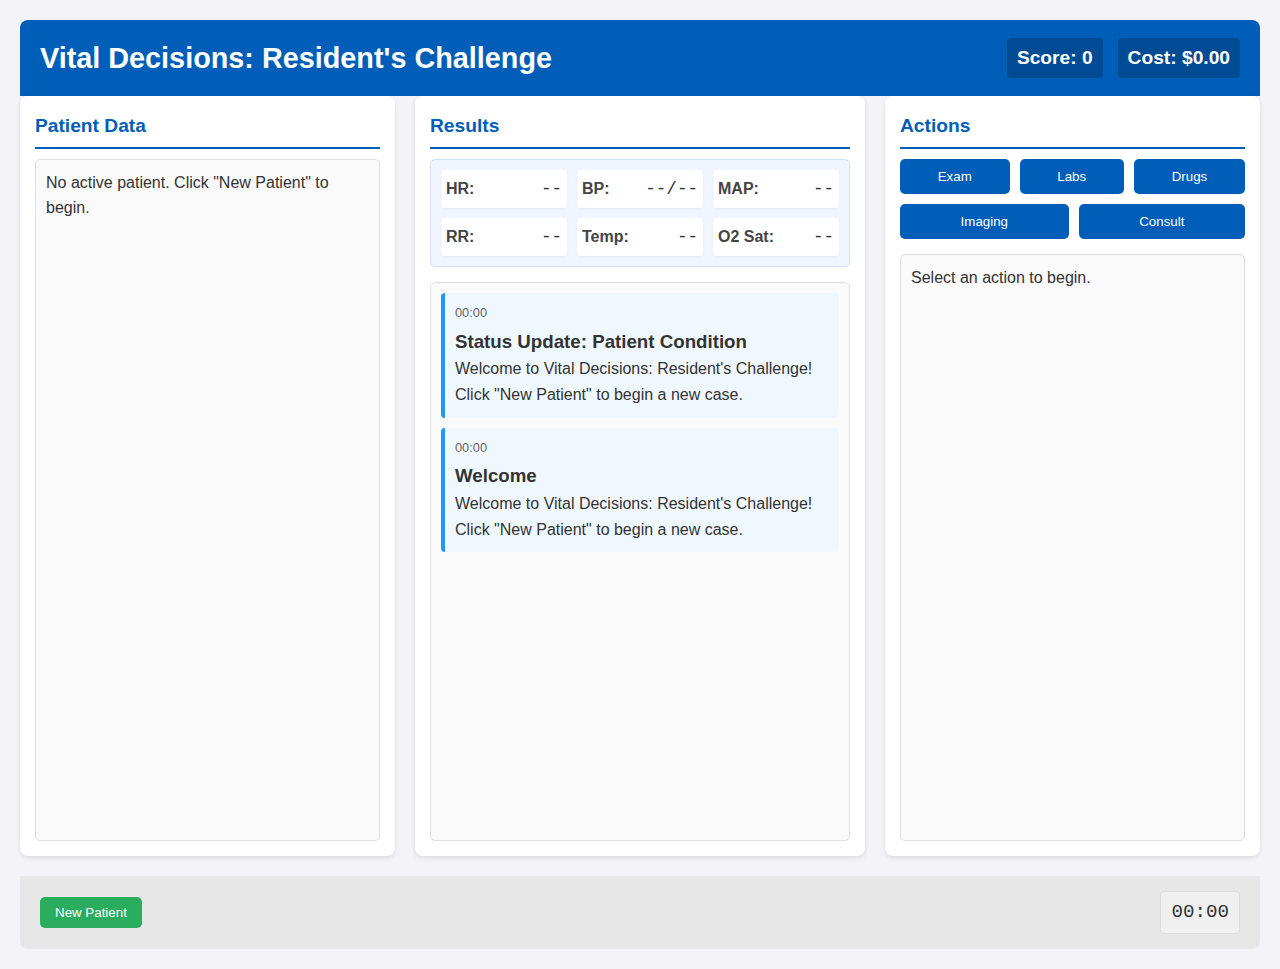
<file: game_gtp4o.html>
<!DOCTYPE html>
<html lang="en">
<head>
    <meta charset="UTF-8">
    <meta name="viewport" content="width=device-width, initial-scale=1.0">
    <title>Vital Decisions: Resident's Challenge</title>
    <style>
        /* Reset and base styles */
        * {
            margin: 0;
            padding: 0;
            box-sizing: border-box;
        }

        body {
            font-family: 'Arial', sans-serif;
            line-height: 1.6;
            color: #333;
            background-color: #f4f4f8;
            padding: 20px;
        }

        header {
            background-color: #005EB8;
            color: white;
            padding: 15px 20px;
            display: flex;
            justify-content: space-between;
            align-items: center;
            border-radius: 8px 8px 0 0;
        }

        footer {
            background-color: #e7e7e7;
            padding: 15px 20px;
            display: flex;
            justify-content: space-between;
            align-items: center;
            border-radius: 0 0 8px 8px;
        }

        h1 {
            font-size: 1.8rem;
            margin: 0;
        }

        h2 {
            font-size: 1.2rem;
            margin-bottom: 10px;
            color: #005EB8;
            border-bottom: 2px solid #005EB8;
            padding-bottom: 5px;
        }

        /* Game container and panels */
        .game-container {
            display: grid;
            grid-template-columns: 1fr 1.2fr 1fr;
            gap: 20px;
            margin-bottom: 20px;
            height: calc(100vh - 140px);
        }

        .panel {
            background-color: white;
            border-radius: 8px;
            box-shadow: 0 2px 5px rgba(0, 0, 0, 0.1);
            padding: 15px;
            display: flex;
            flex-direction: column;
            height: 100%;
        }

        .scrollable-content {
            flex-grow: 1;
            overflow-y: auto;
            padding: 10px;
            border: 1px solid #e0e0e0;
            border-radius: 5px;
            background-color: #fafafa;
        }

        /* Vitals section */
        .vitals-container {
            display: grid;
            grid-template-columns: repeat(3, 1fr);
            gap: 10px;
            margin-bottom: 15px;
            padding: 10px;
            background-color: #f0f5ff;
            border-radius: 5px;
            border: 1px solid #d0e0ff;
        }

        .vital-sign {
            display: flex;
            align-items: center;
            justify-content: space-between;
            padding: 5px;
            background-color: white;
            border-radius: 4px;
            box-shadow: 0 1px 3px rgba(0, 0, 0, 0.05);
        }

        .vital-label {
            font-weight: bold;
            color: #444;
        }

        .vital-value {
            font-family: monospace;
            font-size: 1.1rem;
        }

        .vital-value.high {
            color: #d32f2f;
        }

        .vital-value.low {
            color: #1976d2;
        }

        /* Action buttons */
        .action-buttons {
            display: flex;
            flex-wrap: wrap;
            gap: 10px;
            margin-bottom: 15px;
        }

        .action-btn {
            background-color: #005EB8;
            color: white;
            border: none;
            padding: 10px 15px;
            border-radius: 5px;
            cursor: pointer;
            transition: background-color 0.2s;
            flex-grow: 1;
            min-width: 100px;
            text-align: center;
        }

        .action-btn:hover {
            background-color: #004C94;
        }

        .action-btn.active {
            background-color: #003A70;
        }

        /* Additional elements */
        .header-stats {
            display: flex;
            gap: 15px;
        }
        
        .score-container, .cost-container {
            font-size: 1.2rem;
            font-weight: bold;
            background-color: #004C94;
            padding: 5px 10px;
            border-radius: 4px;
        }

        #new-patient-btn {
            background-color: #2BAD60;
            color: white;
            border: none;
            padding: 8px 15px;
            border-radius: 5px;
            cursor: pointer;
            transition: background-color 0.2s;
        }

        #new-patient-btn:hover {
            background-color: #1F9250;
        }

        .time-display {
            font-family: monospace;
            font-size: 1.2rem;
            background-color: #f0f0f0;
            padding: 5px 10px;
            border-radius: 4px;
            border: 1px solid #ddd;
        }

        /* Utility classes for result log entries */
        .log-entry {
            margin-bottom: 10px;
            padding: 10px;
            border-radius: 4px;
            border-left: 4px solid #ccc;
        }

        .log-entry-normal {
            border-left-color: #2BAD60;
            background-color: #f0fff5;
        }

        .log-entry-abnormal {
            border-left-color: #f44336;
            background-color: #fff0f0;
        }

        .log-entry-info {
            border-left-color: #2196F3;
            background-color: #f0f8ff;
        }

        .timestamp {
            font-size: 0.8rem;
            color: #666;
            margin-bottom: 3px;
        }

        /* Action grids */
        .action-grid {
            display: grid;
            grid-template-columns: repeat(auto-fill, minmax(150px, 1fr));
            gap: 10px;
            margin-bottom: 15px;
        }

        .action-option-btn {
            background-color: #e0e0e0;
            color: #333;
            border: none;
            padding: 8px 12px;
            border-radius: 4px;
            cursor: pointer;
            transition: background-color 0.2s;
            width: 100%;
            text-align: left;
        }

        .action-option-btn:hover {
            background-color: #d0d0d0;
        }

        /* Lab categories */
        .lab-category, .medication-category {
            margin-bottom: 20px;
        }

        /* Medication form */
        .medication-form {
            background-color: #f9f9f9;
            padding: 15px;
            border-radius: 5px;
            border: 1px solid #e0e0e0;
        }

        .form-group {
            margin-bottom: 15px;
        }

        .form-group label {
            display: block;
            margin-bottom: 5px;
            font-weight: bold;
        }

        .form-group input, .form-group select {
            width: 100%;
            padding: 8px;
            border: 1px solid #ccc;
            border-radius: 4px;
        }

        .form-actions {
            display: flex;
            gap: 10px;
            margin-top: 20px;
        }

        .primary-btn {
            background-color: #005EB8;
            color: white;
            border: none;
            padding: 8px 15px;
            border-radius: 4px;
            cursor: pointer;
        }

        .secondary-btn {
            background-color: #e0e0e0;
            color: #333;
            border: none;
            padding: 8px 15px;
            border-radius: 4px;
            cursor: pointer;
        }

        /* Disable state */
        .disabled {
            opacity: 0.6;
            cursor: not-allowed;
        }
    </style>
</head>
<body>
    <header>
        <h1>Vital Decisions: Resident's Challenge</h1>
        <div class="header-stats">
            <div class="score-container">Score: <span id="score">0</span></div>
            <div class="cost-container"> Cost: $<span id="-cost">0.00</span></div>
        </div>
    </header>

    <main class="game-container">
        <section id="data-panel" class="panel">
            <h2>Patient Data</h2>
            <div id="patient-info" class="scrollable-content">
                <!-- Patient information will be populated here -->
                <p>No active patient. Click "New Patient" to begin.</p>
            </div>
        </section>

        <section id="results-panel" class="panel">
            <h2>Results</h2>
            <div id="vitals" class="vitals-container">
                <div class="vital-sign">
                    <span class="vital-label">HR:</span>
                    <span id="heart-rate" class="vital-value">--</span>
                </div>
                <div class="vital-sign">
                    <span class="vital-label">BP:</span>
                    <span id="blood-pressure" class="vital-value">--/--</span>
                </div>
                <div class="vital-sign">
                    <span class="vital-label">MAP:</span>
                    <span id="mean-arterial-pressure" class="vital-value">--</span>
                </div>
                <div class="vital-sign">
                    <span class="vital-label">RR:</span>
                    <span id="respiratory-rate" class="vital-value">--</span>
                </div>
                <div class="vital-sign">
                    <span class="vital-label">Temp:</span>
                    <span id="temperature" class="vital-value">--</span>
                </div>
                <div class="vital-sign">
                    <span class="vital-label">O2 Sat:</span>
                    <span id="oxygen-saturation" class="vital-value">--</span>
                </div>
            </div>
            <div id="results-log" class="scrollable-content">
                <!-- Results from labs, patient updates, etc. will appear here -->
                <div class="log-entry log-entry-info">
                    <div class="timestamp">00:00</div>
                    <h3>Welcome</h3>
                    <div class="log-content">
                        <p>Welcome to Vital Decisions: Resident's Challenge! Click "New Patient" to begin a new case.</p>
                    </div>
                </div>
            </div>
        </section>

        <section id="actions-panel" class="panel">
            <h2>Actions</h2>
            <div class="action-buttons">
                <button id="exam-btn" class="action-btn">Exam</button>
                <button id="labs-btn" class="action-btn">Labs</button>
                <button id="drugs-btn" class="action-btn">Drugs</button>
                <button id="imaging-btn" class="action-btn">Imaging</button>
                <button id="consult-btn" class="action-btn">Consult</button>
            </div>
            <div id="action-content" class="scrollable-content">
                <!-- Dynamic content based on selected action will appear here -->
                <p>Select an action to begin.</p>
            </div>
        </section>
    </main>

    <footer>
        <button id="new-patient-btn">New Patient</button>
        <div class="time-display">
            <span id="game-time">00:00</span>
        </div>
    </footer>

<script>
// Reference data for the game
const gameData = {
    // Normal ranges for common lab values
    labRanges: {
        // Complete Blood Count
        "WBC": { min: 4.5, max: 11.0, unit: "x10^9/L" },
        "RBC": { min: 4.5, max: 5.9, unit: "x10^12/L" },
        "Hemoglobin": { min: 13.5, max: 17.5, unit: "g/dL" },
        "Hematocrit": { min: 41, max: 53, unit: "%" },
        "Platelets": { min: 150, max: 450, unit: "x10^9/L" },
        
        // Basic Metabolic Panel
        "Sodium": { min: 135, max: 145, unit: "mmol/L" },
        "Potassium": { min: 3.5, max: 5.0, unit: "mmol/L" },
        "Chloride": { min: 96, max: 106, unit: "mmol/L" },
        "CO2": { min: 23, max: 29, unit: "mmol/L" },
        "BUN": { min: 7, max: 20, unit: "mg/dL" },
        "Creatinine": { min: 0.6, max: 1.2, unit: "mg/dL" },
        "Glucose": { min: 70, max: 100, unit: "mg/dL" },
        "Calcium": { min: 8.5, max: 10.5, unit: "mg/dL" },
        
        // Liver Function Tests
        "AST": { min: 5, max: 40, unit: "U/L" },
        "ALT": { min: 7, max: 56, unit: "U/L" },
        "ALP": { min: 44, max: 147, unit: "U/L" },
        "Total Bilirubin": { min: 0.1, max: 1.2, unit: "mg/dL" },
        "Direct Bilirubin": { min: 0.0, max: 0.3, unit: "mg/dL" },
        "Albumin": { min: 3.4, max: 5.4, unit: "g/dL" },
        "Total Protein": { min: 6.0, max: 8.3, unit: "g/dL" },
        
        // Cardiac Markers
        "Troponin I": { min: 0.00, max: 0.04, unit: "ng/mL" },
        "Troponin T": { min: 0.00, max: 0.01, unit: "ng/mL" },
        "CK-MB": { min: 0, max: 3.6, unit: "ng/mL" },
        "BNP": { min: 0, max: 100, unit: "pg/mL" },
        
        // Coagulation Studies
        "PT": { min: 11.0, max: 13.5, unit: "sec" },
        "INR": { min: 0.8, max: 1.2, unit: "" },
        "PTT": { min: 25, max: 35, unit: "sec" },
        
        // Arterial Blood Gas
        "pH": { min: 7.35, max: 7.45, unit: "" },
        "PaCO2": { min: 35, max: 45, unit: "mmHg" },
        "PaO2": { min: 80, max: 100, unit: "mmHg" },
        "HCO3": { min: 22, max: 26, unit: "mmol/L" },
        
        // Inflammatory Markers
        "ESR": { min: 0, max: 15, unit: "mm/hr" },
        "CRP": { min: 0, max: 10, unit: "mg/L" },
        
        // Other Common Tests
        "Lactate": { min: 0.5, max: 2.2, unit: "mmol/L" },
        "Ammonia": { min: 15, max: 45, unit: "μmol/L" },
        "Lipase": { min: 0, max: 160, unit: "U/L" },
        "Amylase": { min: 30, max: 110, unit: "U/L" }
    },
    
    // Available lab test categories
    labTests: {
        "Complete Blood Count": [
            "WBC", "RBC", "Hemoglobin", "Hematocrit", "Platelets", "Differential"
        ],
        "Basic Metabolic Panel": [
            "Sodium", "Potassium", "Chloride", "CO2", "BUN", "Creatinine", "Glucose", "Calcium"
        ],
        "Comprehensive Metabolic Panel": [
            "Sodium", "Potassium", "Chloride", "CO2", "BUN", "Creatinine", "Glucose", "Calcium",
            "AST", "ALT", "ALP", "Total Bilirubin", "Albumin", "Total Protein"
        ],
        "Liver Function Tests": [
            "AST", "ALT", "ALP", "Total Bilirubin", "Direct Bilirubin", "Albumin", "Total Protein"
        ],
        "Cardiac Markers": [
            "Troponin I", "Troponin T", "CK-MB", "BNP"
        ],
        "Coagulation Studies": [
            "PT", "INR", "PTT"
        ],
        "Arterial Blood Gas": [
            "pH", "PaCO2", "PaO2", "HCO3", "Base Excess", "Lactate"
        ],
        "Inflammatory Markers": [
            "ESR", "CRP"
        ],
        "Other Tests": [
            "Lactate", "Ammonia", "Lipase", "Amylase", "Urinalysis"
        ]
    },
    
    // Available imaging studies
    imagingStudies: [
        "Chest X-ray",
        "Abdominal X-ray",
        "Head CT",
        "Chest CT",
        "Abdominal CT",
        "Brain MRI",
        "Spine MRI",
        "Abdominal Ultrasound",
        "Echocardiogram",
        "Doppler Ultrasound",
        "CT Angiogram"
    ],
    
    // Common medication categories
    medicationCategories: {
        "Antibiotics": [
            "Amoxicillin", "Azithromycin", "Ceftriaxone", "Ciprofloxacin", "Doxycycline",
            "Levofloxacin", "Meropenem", "Piperacillin-Tazobactam", "Vancomycin"
        ],
        "Cardiovascular": [
            "Amlodipine", "Atenolol", "Carvedilol", "Digoxin", "Enalapril", "Furosemide",
            "Hydralazine", "Lisinopril", "Metoprolol", "Nitroglycerin", "Warfarin"
        ],
        "Respiratory": [
            "Albuterol", "Budesonide", "Fluticasone", "Ipratropium", "Montelukast",
            "Prednisone", "Salmeterol", "Tiotropium"
        ],
        "Gastrointestinal": [
            "Famotidine", "Metoclopramide", "Omeprazole", "Ondansetron", "Pantoprazole",
            "Polyethylene Glycol", "Sucralfate"
        ],
        "Neurological": [
            "Gabapentin", "Levetiracetam", "Lorazepam", "Phenytoin", "Sertraline",
            "Sumatriptan", "Topiramate"
        ],
        "Pain Management": [
            "Acetaminophen", "Hydromorphone", "Ibuprofen", "Ketorolac", "Morphine",
            "Naproxen", "Oxycodone", "Tramadol"
        ],
        "Fluids": [
            "Normal Saline", "Lactated Ringer's", "D5W", "D5NS", "D5 1/2NS"
        ],
        "Other": [
            "Insulin (Regular)", "Insulin (Lantus)", "Methylprednisolone", "Diphenhydramine",
            "Epinephrine", "Heparin", "Enoxaparin", "Hydrocortisone"
        ]
    },
    
    // Vital signs normal ranges
    vitalSignRanges: {
        "heartRate": { min: 60, max: 100, unit: "bpm" },
        "bloodPressure": { 
            "systolic": { min: 90, max: 140, unit: "mmHg" },
            "diastolic": { min: 60, max: 90, unit: "mmHg" }
        },
        "meanArterialPressure": { min: 70, max: 100, unit: "mmHg" },
        "respiratoryRate": { min: 12, max: 20, unit: "breaths/min" },
        "temperature": { min: 36.5, max: 37.5, unit: "°C" },
        "oxygenSaturation": { min: 95, max: 100, unit: "%" }
    },
    
    // Available physical exam components
    physicalExamComponents: [
        "General Appearance",
        "HEENT (Head, Eyes, Ears, Nose, Throat)",
        "Neck",
        "Cardiovascular",
        "Pulmonary",
        "Abdominal",
        "Extremities",
        "Neurological",
        "Skin"
    ],
    
    // Available specialist consultations
    consultations: [
        "Cardiology",
        "Pulmonology",
        "Gastroenterology",
        "Neurology",
        "Nephrology",
        "Infectious Disease",
        "Hematology",
        "Endocrinology",
        "General Surgery",
        "Orthopedic Surgery",
        "Critical Care"
    ]
};

// API Service for handling API requests
class ApiService {
    constructor() {
        this.apiKey = "sk-e69yagfy1LbeuHU7wUpAIg";
        this.url = "https://api.ppq.ai/chat/completions";
        this.model = "gpt-4o";
    }

    async sendRequest(messages) {
        try {
            const headers = {
                "Content-Type": "application/json",
                "Authorization": `Bearer ${this.apiKey}`
            };

            const data = {
                model: this.model,
                messages: messages
            };

            console.log("Sending API request:", JSON.stringify(data));
            
            const response = await fetch(this.url, {
                method: 'POST',
                headers: headers,
                body: JSON.stringify(data)
            });

            if (!response.ok) {
                console.error(`API error: ${response.status} ${response.statusText}`);
                console.error("Response:", await response.text());
                throw new Error(`API error: ${response.status} ${response.statusText}`);
            }

            // Track API usage cost - $0.06 per API call
            gameManager.updateApiCost(0.06);

            const responseData = await response.json();
            console.log("API response:", responseData);
            return responseData;
        } catch (error) {
            console.error('API Request Error:', error);
            throw error;
        }
    }

    async generatePatient(parameters = {}) {
        const systemPrompt = `You are a medical AI that generates realistic patient cases for a medical diagnostic game for internal medicine residents. Create a patient with a specific internal medicine condition, including relevant history, physical exam findings, vital signs, and labs that would be consistent with the condition. 

IMPORTANT: Your response must be a valid JSON object with NO additional text or explanation before or after the JSON, following this exact structure:

{
    "patientInfo": {
        "name": "Patient's name",
        "age": age,
        "gender": "gender",
        "medicalHistory": ["relevant history points"],
        "chiefComplaint": "chief complaint"
    },
    "vitalSigns": {
        "heartRate": number,
        "bloodPressure": {
            "systolic": number,
            "diastolic": number
        },
        "respiratoryRate": number,
        "temperature": number (in Celsius),
        "oxygenSaturation": number (percentage)
    },
    "condition": {
        "name": "actual medical condition",
        "severity": "mild/moderate/severe",
        "duration": "time since onset"
    }
}
        
Ensure the vital signs are medically accurate and physiologically consistent with the condition. Examples:
- Patients with sepsis: elevated heart rate, fever, lower blood pressure
- Patients with heart failure: elevated heart rate and respiratory rate
- Patients with COPD exacerbation: decreased oxygen saturation and increased respiratory rate

Focus on realistic internal medicine conditions appropriate for a resident physician.`;

        const userPrompt = `Generate a new patient case. Make all vitals and findings consistent with the underlying condition but not too obvious. RESPOND ONLY WITH THE JSON OBJECT, NO OTHER TEXT.`;

        const messages = [
            { role: "system", content: systemPrompt },
            { role: "user", content: userPrompt }
        ];

        const response = await this.sendRequest(messages);
        
        try {
            // Extract JSON from the response
            const responseContent = response.choices[0].message.content;
            console.log("Raw patient data response:", responseContent);
            
            // Try to extract only the JSON part
            let jsonStr = responseContent.trim();
            
            // If there are backticks or other markdown code formatting, remove them
            if (jsonStr.includes("```json")) {
                jsonStr = jsonStr.split("```json")[1].split("```")[0].trim();
            } else if (jsonStr.includes("```")) {
                jsonStr = jsonStr.split("```")[1].split("```")[0].trim();
            }
            
            // Find the outermost JSON object
            const firstBrace = jsonStr.indexOf('{');
            const lastBrace = jsonStr.lastIndexOf('}');
            
            if (firstBrace !== -1 && lastBrace !== -1) {
                jsonStr = jsonStr.substring(firstBrace, lastBrace + 1);
                console.log("Extracted JSON string:", jsonStr);
                
                // Parse the JSON
                try {
                    const patientData = JSON.parse(jsonStr);
                    return patientData;
                } catch (parseError) {
                    console.error("JSON parse error:", parseError);
                    console.error("JSON string that failed to parse:", jsonStr);
                    throw parseError;
                }
            } else {
                throw new Error("Could not find valid JSON object in response");
            }
        } catch (error) {
            console.error('Error parsing patient data:', error);
            console.error('Response content:', response.choices[0].message.content);
            throw new Error('Failed to generate patient data');
        }
    }

    async processAction(patientData, action, actionDetails) {
        const systemPrompt = `You are a medical AI that simulates patient responses to diagnostic and treatment actions in a medical simulation game for internal medicine residents. Respond with realistic clinical outcomes based on the patient's condition and the action taken. 

IMPORTANT: Your response must be a valid JSON object with NO additional text or explanation before or after the JSON, following this exact structure:

{
    "result": {
        "description": "Detailed description of findings or results",
        "interpretation": "Brief medical interpretation when relevant",
        "values": {object with any relevant numeric values or findings}
    },
    "vitalSignsChange": {
        "heartRate": number or null (if no change),
        "bloodPressure": {
            "systolic": number or null,
            "diastolic": number or null
        },
        "respiratoryRate": number or null,
        "temperature": number or null,
        "oxygenSaturation": number or null
    },
    "conditionChange": {
        "improved": boolean,
        "worsened": boolean,
        "description": "Description of any change in condition"
    },
    "scoringImpact": {
        "points": number (negative for mistakes, 0 for neutral actions),
        "explanation": "Brief explanation of scoring impact"
    }
}
        
Make the responses medically accurate and physiologically consistent. For example:
        
1. Medications should affect appropriate vital signs:
   - Beta blockers like metoprolol should reduce both heart rate AND blood pressure
   - Vasopressors should increase blood pressure
   - Antipyretics should reduce temperature in febrile patients
   - Bronchodilators should improve respiratory rate and oxygen saturation in patients with bronchospasm
        
2. The magnitude of effect should be dose-dependent and realistic.
3. Patient condition should impact medication response.
4. Timing matters (IV medications have more immediate effects than oral).`;

        const userPrompt = `Current patient: ${JSON.stringify(patientData)}
        
Player action: ${action}
Action details: ${JSON.stringify(actionDetails)}

Provide a realistic response to this action. RESPOND ONLY WITH THE JSON OBJECT, NO OTHER TEXT.`;

        const messages = [
            { role: "system", content: systemPrompt },
            { role: "user", content: userPrompt }
        ];

        const response = await this.sendRequest(messages);
        
        try {
            // Extract JSON from the response
            const responseContent = response.choices[0].message.content;
            console.log("Raw action result response:", responseContent);
            
            // Try to extract only the JSON part
            let jsonStr = responseContent.trim();
            
            // If there are backticks or other markdown code formatting, remove them
            if (jsonStr.includes("```json")) {
                jsonStr = jsonStr.split("```json")[1].split("```")[0].trim();
            } else if (jsonStr.includes("```")) {
                jsonStr = jsonStr.split("```")[1].split("```")[0].trim();
            }
            
            // Find the outermost JSON object
            const firstBrace = jsonStr.indexOf('{');
            const lastBrace = jsonStr.lastIndexOf('}');
            
            if (firstBrace !== -1 && lastBrace !== -1) {
                jsonStr = jsonStr.substring(firstBrace, lastBrace + 1);
                console.log("Extracted JSON string:", jsonStr);
                
                // Parse the JSON
                try {
                    const actionResult = JSON.parse(jsonStr);
                    return actionResult;
                } catch (parseError) {
                    console.error("JSON parse error:", parseError);
                    console.error("JSON string that failed to parse:", jsonStr);
                    throw parseError;
                }
            } else {
                throw new Error("Could not find valid JSON object in response");
            }
        } catch (error) {
            console.error('Error parsing action result:', error);
            console.error('Response content:', response.choices[0].message.content);
            throw new Error('Failed to process action');
        }
    }
}

// Create a single instance of the API service
const apiService = new ApiService();

// Patient Manager
class Patient {
    constructor() {
        this.data = null;
        this.vitalHistory = [];
        this.actionHistory = [];
        this.isActive = false;
        this.timeElapsed = 0; // Time elapsed in seconds
        this.vitalUpdateInterval = null;
    }

    async generateNewPatient(parameters = {}) {
        try {
            // Clear any existing patient data
            this.resetPatient();
            
            // Generate patient data using API
            this.data = await apiService.generatePatient(parameters);
            
            // Initialize vital signs history
            this.recordVitalSigns(this.data.vitalSigns);
            
            // Mark patient as active
            this.isActive = true;
            
            // Start vital signs updates
            this.startVitalSignsUpdates();
            
            return this.data;
        } catch (error) {
            console.error('Error generating patient:', error);
            throw error;
        }
    }

    resetPatient() {
        this.stopVitalSignsUpdates();
        this.data = null;
        this.vitalHistory = [];
        this.actionHistory = [];
        this.isActive = false;
        this.timeElapsed = 0;
    }

    recordVitalSigns(vitalSigns) {
        this.vitalHistory.push({
            timestamp: this.timeElapsed,
            vitals: { ...vitalSigns }
        });
        
        // Calculate MAP if not provided
        if (!vitalSigns.meanArterialPressure && vitalSigns.bloodPressure) {
            const systolic = vitalSigns.bloodPressure.systolic;
            const diastolic = vitalSigns.bloodPressure.diastolic;
            vitalSigns.meanArterialPressure = Math.round((diastolic * 2 + systolic) / 3);
        }
    }

    startVitalSignsUpdates() {
        // Update vitals every 10 seconds
        this.vitalUpdateInterval = setInterval(() => {
            this.updateVitalSigns();
            this.timeElapsed += 10;
        }, 10000);
    }

    stopVitalSignsUpdates() {
        if (this.vitalUpdateInterval) {
            clearInterval(this.vitalUpdateInterval);
            this.vitalUpdateInterval = null;
        }
    }

    updateVitalSigns() {
        if (!this.isActive || !this.data) return;
        
        // Get current vitals
        const currentVitals = { ...this.data.vitalSigns };
        
        // Apply small random variations to vitals to simulate natural changes
        currentVitals.heartRate = this.addVariation(currentVitals.heartRate, 5);
        currentVitals.bloodPressure.systolic = this.addVariation(currentVitals.bloodPressure.systolic, 5);
        currentVitals.bloodPressure.diastolic = this.addVariation(currentVitals.bloodPressure.diastolic, 3);
        currentVitals.respiratoryRate = this.addVariation(currentVitals.respiratoryRate, 2);
        currentVitals.temperature = this.addVariation(currentVitals.temperature, 0.2);
        currentVitals.oxygenSaturation = Math.min(100, this.addVariation(currentVitals.oxygenSaturation, 1));
        
        // Update the current vitals
        this.data.vitalSigns = currentVitals;
        
        // Record the updated vitals
        this.recordVitalSigns(currentVitals);
        
        // Trigger an event to update the UI
        document.dispatchEvent(new CustomEvent('vitalsUpdated', { detail: currentVitals }));
    }

    addVariation(value, maxChange) {
        const variation = (Math.random() * 2 - 1) * maxChange;
        return Math.round((value + variation) * 10) / 10;
    }

    async processAction(action, details) {
        if (!this.isActive || !this.data) {
            throw new Error('No active patient');
        }
        
        try {
            // Process the action using the API
            const result = await apiService.processAction(this.data, action, details);
            
            // Record the action
            this.actionHistory.push({
                timestamp: this.timeElapsed,
                action: action,
                details: details,
                result: result
            });
            
            // Update patient vital signs if there are changes
            if (result.vitalSignsChange) {
                this.applyVitalSignsChanges(result.vitalSignsChange);
            }
            
            // Update patient condition if there are changes
            if (result.conditionChange) {
                this.data.condition.improved = result.conditionChange.improved;
                this.data.condition.worsened = result.conditionChange.worsened;
                if (result.conditionChange.description) {
                    this.data.condition.statusUpdate = result.conditionChange.description;
                }
            }
            
            return result;
        } catch (error) {
            console.error('Error processing action:', error);
            throw error;
        }
    }

    applyVitalSignsChanges(changes) {
        // Only update values that have changed (non-null)
        if (changes.heartRate !== null && changes.heartRate !== undefined) {
            this.data.vitalSigns.heartRate = changes.heartRate;
        }
        
        if (changes.bloodPressure) {
            if (changes.bloodPressure.systolic !== null && changes.bloodPressure.systolic !== undefined) {
                this.data.vitalSigns.bloodPressure.systolic = changes.bloodPressure.systolic;
            }
            if (changes.bloodPressure.diastolic !== null && changes.bloodPressure.diastolic !== undefined) {
                this.data.vitalSigns.bloodPressure.diastolic = changes.bloodPressure.diastolic;
            }
        }
        
        if (changes.respiratoryRate !== null && changes.respiratoryRate !== undefined) {
            this.data.vitalSigns.respiratoryRate = changes.respiratoryRate;
        }
        
        if (changes.temperature !== null && changes.temperature !== undefined) {
            this.data.vitalSigns.temperature = changes.temperature;
        }
        
        if (changes.oxygenSaturation !== null && changes.oxygenSaturation !== undefined) {
            this.data.vitalSigns.oxygenSaturation = changes.oxygenSaturation;
        }
        
        // Calculate MAP from current blood pressure values
        if (this.data.vitalSigns.bloodPressure) {
            const systolic = this.data.vitalSigns.bloodPressure.systolic;
            const diastolic = this.data.vitalSigns.bloodPressure.diastolic;
            this.data.vitalSigns.meanArterialPressure = Math.round((diastolic * 2 + systolic) / 3);
        }
        
        // Record the updated vitals after changes
        this.recordVitalSigns(this.data.vitalSigns);
        
        // Trigger UI update
        document.dispatchEvent(new CustomEvent('vitalsUpdated', { detail: this.data.vitalSigns }));
    }

    getCurrentPatient() {
        return this.data;
    }

    getVitalHistory() {
        return this.vitalHistory;
    }

    getActionHistory() {
        return this.actionHistory;
    }
}

// Create a single instance of the Patient class
const patientManager = new Patient();

// Results Manager
class ResultsManager {
    constructor() {
        // DOM elements for vital signs
        this.heartRateElement = document.getElementById('heart-rate');
        this.bloodPressureElement = document.getElementById('blood-pressure');
        this.mapElement = document.getElementById('mean-arterial-pressure');
        this.respiratoryRateElement = document.getElementById('respiratory-rate');
        this.temperatureElement = document.getElementById('temperature');
        this.oxygenSaturationElement = document.getElementById('oxygen-saturation');
        
        // Results log element
        this.resultsLogElement = document.getElementById('results-log');
        
        // Initialize event listeners
        this.initEventListeners();
    }

    initEventListeners() {
        // Listen for vital signs updates
        document.addEventListener('vitalsUpdated', (event) => {
            this.updateVitalSigns(event.detail);
        });
    }

    updateVitalSigns(vitals) {
        // Update heart rate with proper styling based on normal ranges
        this.heartRateElement.textContent = vitals.heartRate;
        this.setVitalSignStyling(
            this.heartRateElement, 
            vitals.heartRate, 
            gameData.vitalSignRanges.heartRate.min, 
            gameData.vitalSignRanges.heartRate.max
        );
        
        // Update blood pressure
        const bpText = `${vitals.bloodPressure.systolic}/${vitals.bloodPressure.diastolic}`;
        this.bloodPressureElement.textContent = bpText;
        const systolicNormal = (
            vitals.bloodPressure.systolic >= gameData.vitalSignRanges.bloodPressure.systolic.min && 
            vitals.bloodPressure.systolic <= gameData.vitalSignRanges.bloodPressure.systolic.max
        );
        const diastolicNormal = (
            vitals.bloodPressure.diastolic >= gameData.vitalSignRanges.bloodPressure.diastolic.min && 
            vitals.bloodPressure.diastolic <= gameData.vitalSignRanges.bloodPressure.diastolic.max
        );
        this.bloodPressureElement.className = 'vital-value';
        if (!systolicNormal || !diastolicNormal) {
            this.bloodPressureElement.classList.add(
                vitals.bloodPressure.systolic > gameData.vitalSignRanges.bloodPressure.systolic.max || 
                vitals.bloodPressure.diastolic > gameData.vitalSignRanges.bloodPressure.diastolic.max 
                    ? 'high' : 'low'
            );
        }
        
        // Calculate and update MAP if not provided
        const map = vitals.meanArterialPressure || 
            Math.round((vitals.bloodPressure.diastolic * 2 + vitals.bloodPressure.systolic) / 3);
        this.mapElement.textContent = map;
        this.setVitalSignStyling(
            this.mapElement, 
            map, 
            gameData.vitalSignRanges.meanArterialPressure.min, 
            gameData.vitalSignRanges.meanArterialPressure.max
        );
        
        // Update respiratory rate
        this.respiratoryRateElement.textContent = vitals.respiratoryRate;
        this.setVitalSignStyling(
            this.respiratoryRateElement, 
            vitals.respiratoryRate, 
            gameData.vitalSignRanges.respiratoryRate.min, 
            gameData.vitalSignRanges.respiratoryRate.max
        );
        
        // Update temperature (convert to one decimal place)
        this.temperatureElement.textContent = vitals.temperature.toFixed(1);
        this.setVitalSignStyling(
            this.temperatureElement, 
            vitals.temperature, 
            gameData.vitalSignRanges.temperature.min, 
            gameData.vitalSignRanges.temperature.max
        );
        
        // Update oxygen saturation
        this.oxygenSaturationElement.textContent = vitals.oxygenSaturation + '%';
        this.setVitalSignStyling(
            this.oxygenSaturationElement, 
            vitals.oxygenSaturation, 
            gameData.vitalSignRanges.oxygenSaturation.min, 
            gameData.vitalSignRanges.oxygenSaturation.max
        );
    }

    setVitalSignStyling(element, value, min, max) {
        // Reset classes
        element.className = 'vital-value';
        
        // Add appropriate class based on value
        if (value < min) {
            element.classList.add('low');
        } else if (value > max) {
            element.classList.add('high');
        }
    }

    addResultEntry(type, title, content, status = 'info') {
        // Create result entry container
        const entryDiv = document.createElement('div');
        entryDiv.className = `log-entry log-entry-${status}`;
        
        // Add timestamp
        const timestamp = document.createElement('div');
        timestamp.className = 'timestamp';
        timestamp.textContent = this.formatGameTime(patientManager.timeElapsed);
        entryDiv.appendChild(timestamp);
        
        // Add title
        const titleElement = document.createElement('h3');
        titleElement.textContent = `${type}: ${title}`;
        entryDiv.appendChild(titleElement);
        
        // Add content
        const contentElement = document.createElement('div');
        contentElement.className = 'log-content';
        contentElement.innerHTML = content;
        entryDiv.appendChild(contentElement);
        
        // Add to log at the top
        this.resultsLogElement.insertBefore(entryDiv, this.resultsLogElement.firstChild);
    }

    addLabResult(labName, results) {
        // Convert results to HTML
        let contentHtml = '<table class="results-table">';
        
        // Add table headers
        contentHtml += '<tr><th>Test</th><th>Result</th><th>Reference Range</th></tr>';
        
        // Track if any abnormal results
        let hasAbnormalResults = false;
        
        // Add each result
        for (const [test, value] of Object.entries(results)) {
            if (gameData.labRanges[test]) {
                const range = gameData.labRanges[test];
                const isNormal = value >= range.min && value <= range.max;
                if (!isNormal) hasAbnormalResults = true;
                
                contentHtml += `
                    <tr class="${isNormal ? 'normal' : 'abnormal'}">
                        <td>${test}</td>
                        <td>${value} ${range.unit}</td>
                        <td>${range.min} - ${range.max} ${range.unit}</td>
                    </tr>
                `;
            } else {
                // For tests without defined ranges
                contentHtml += `
                    <tr>
                        <td>${test}</td>
                        <td colspan="2">${value}</td>
                    </tr>
                `;
            }
        }
        
        contentHtml += '</table>';
        
        // Add to results log
        this.addResultEntry(
            'Lab Result', 
            labName, 
            contentHtml, 
            hasAbnormalResults ? 'abnormal' : 'normal'
        );
    }

    addImagingResult(imagingType, result, hasFindings) {
        this.addResultEntry(
            'Imaging', 
            imagingType, 
            `<p>${result}</p>`, 
            hasFindings ? 'abnormal' : 'normal'
        );
    }

    addExamResult(examComponent, result, hasAbnormalFindings) {
        this.addResultEntry(
            'Physical Exam', 
            examComponent, 
            `<p>${result}</p>`, 
            hasAbnormalFindings ? 'abnormal' : 'normal'
        );
    }

    addMedicationResponse(medication, response, isPositive) {
        this.addResultEntry(
            'Medication', 
            medication, 
            `<p>${response}</p>`, 
            isPositive ? 'normal' : 'abnormal'
        );
    }

    addConsultationResult(specialist, response) {
        this.addResultEntry(
            'Consultation', 
            specialist, 
            `<p>${response}</p>`, 
            'info'
        );
    }

    addStatusUpdate(update, status = 'info') {
        this.addResultEntry(
            'Status Update', 
            'Patient Condition', 
            `<p>${update}</p>`, 
            status
        );
    }

    formatGameTime(seconds) {
        const minutes = Math.floor(seconds / 60);
        const remainingSeconds = seconds % 60;
        return `${String(minutes).padStart(2, '0')}:${String(remainingSeconds).padStart(2, '0')}`;
    }

    clearResults() {
        this.resultsLogElement.innerHTML = '';
        
        // Reset vital signs display
        this.heartRateElement.textContent = '--';
        this.bloodPressureElement.textContent = '--/--';
        this.mapElement.textContent = '--';
        this.respiratoryRateElement.textContent = '--';
        this.temperatureElement.textContent = '--';
        this.oxygenSaturationElement.textContent = '--';
        
        // Remove any styling classes
        this.heartRateElement.className = 'vital-value';
        this.bloodPressureElement.className = 'vital-value';
        this.mapElement.className = 'vital-value';
        this.respiratoryRateElement.className = 'vital-value';
        this.temperatureElement.className = 'vital-value';
        this.oxygenSaturationElement.className = 'vital-value';
    }
}

const resultsManager = new ResultsManager();

// Actions Manager
class ActionsManager {
    constructor() {
        // DOM elements
        this.actionContentElement = document.getElementById('action-content');
        this.actionButtons = document.querySelectorAll('.action-btn');
        
        // Current active action
        this.currentAction = null;
        
        // Initialize event listeners
        this.initEventListeners();
    }

    initEventListeners() {
        // Action button event listeners
        this.actionButtons.forEach(button => {
            button.addEventListener('click', (event) => {
                const action = event.target.id.replace('-btn', '');
                this.selectAction(action);
            });
        });
    }

    selectAction(action) {
        // Remove active class from all buttons
        this.actionButtons.forEach(button => {
            button.classList.remove('active');
        });
        
        // Add active class to selected button
        document.getElementById(`${action}-btn`).classList.add('active');
        
        // Set current action
        this.currentAction = action;
        
        // Show appropriate interface
        switch (action) {
            case 'exam':
                this.showExamInterface();
                break;
            case 'labs':
                this.showLabsInterface();
                break;
            case 'drugs':
                this.showDrugsInterface();
                break;
            case 'imaging':
                this.showImagingInterface();
                break;
            case 'consult':
                this.showConsultInterface();
                break;
            default:
                this.actionContentElement.innerHTML = '<p>Select an action to continue.</p>';
        }
    }

    showExamInterface() {
        let html = '<h3>Physical Examination</h3>';
        html += '<p>Select components to examine:</p>';
        
        html += '<div class="action-grid">';
        for (const component of gameData.physicalExamComponents) {
            html += `
                <div class="action-item">
                    <button class="action-option-btn" data-exam="${component}">
                        ${component}
                    </button>
                </div>
            `;
        }
        html += '</div>';
        
        this.actionContentElement.innerHTML = html;
        
        // Add event listeners to the exam buttons
        this.actionContentElement.querySelectorAll('.action-option-btn').forEach(button => {
            button.addEventListener('click', (event) => {
                const examComponent = event.target.getAttribute('data-exam');
                this.performExam(examComponent);
            });
        });
    }

    showLabsInterface() {
        let html = '<h3>Laboratory Tests</h3>';
        html += '<p>Select tests to order:</p>';
        
        html += '<div class="lab-categories">';
        for (const [category, tests] of Object.entries(gameData.labTests)) {
            html += `
                <div class="lab-category">
                    <h4>${category}</h4>
                    <div class="action-grid">
            `;
            
            for (const test of tests) {
                html += `
                    <div class="action-item">
                        <button class="action-option-btn" data-test="${test}" data-category="${category}">
                            ${test}
                        </button>
                    </div>
                `;
            }
            
            html += `
                    </div>
                </div>
            `;
        }
        html += '</div>';
        
        this.actionContentElement.innerHTML = html;
        
        // Add event listeners to the lab buttons
        this.actionContentElement.querySelectorAll('.action-option-btn').forEach(button => {
            button.addEventListener('click', (event) => {
                const test = event.target.getAttribute('data-test');
                const category = event.target.getAttribute('data-category');
                this.orderLabTest(test, category);
            });
        });
    }

    showDrugsInterface() {
        let html = '<h3>Medications</h3>';
        html += '<p>Select medication to administer:</p>';
        
        html += '<div class="medication-categories">';
        for (const [category, medications] of Object.entries(gameData.medicationCategories)) {
            html += `
                <div class="medication-category">
                    <h4>${category}</h4>
                    <div class="action-grid">
            `;
            
            for (const medication of medications) {
                html += `
                    <div class="action-item">
                        <button class="action-option-btn" data-medication="${medication}" data-category="${category}">
                            ${medication}
                        </button>
                    </div>
                `;
            }
            
            html += `
                    </div>
                </div>
            `;
        }
        html += '</div>';
        
        this.actionContentElement.innerHTML = html;
        
        // Add event listeners to the medication buttons
        this.actionContentElement.querySelectorAll('.action-option-btn').forEach(button => {
            button.addEventListener('click', (event) => {
                const medication = event.target.getAttribute('data-medication');
                const category = event.target.getAttribute('data-category');
                this.showMedicationDosageForm(medication, category);
            });
        });
    }

    showImagingInterface() {
        let html = '<h3>Imaging Studies</h3>';
        html += '<p>Select imaging to order:</p>';
        
        html += '<div class="action-grid">';
        for (const study of gameData.imagingStudies) {
            html += `
                <div class="action-item">
                    <button class="action-option-btn" data-imaging="${study}">
                        ${study}
                    </button>
                </div>
            `;
        }
        html += '</div>';
        
        this.actionContentElement.innerHTML = html;
        
        // Add event listeners to the imaging buttons
        this.actionContentElement.querySelectorAll('.action-option-btn').forEach(button => {
            button.addEventListener('click', (event) => {
                const imaging = event.target.getAttribute('data-imaging');
                this.orderImaging(imaging);
            });
        });
    }

    showConsultInterface() {
        let html = '<h3>Specialist Consultation</h3>';
        html += '<p>Select specialist to consult:</p>';
        
        html += '<div class="action-grid">';
        for (const specialist of gameData.consultations) {
            html += `
                <div class="action-item">
                    <button class="action-option-btn" data-specialist="${specialist}">
                        ${specialist}
                    </button>
                </div>
            `;
        }
        html += '</div>';
        
        this.actionContentElement.innerHTML = html;
        
        // Add event listeners to the consultation buttons
        this.actionContentElement.querySelectorAll('.action-option-btn').forEach(button => {
            button.addEventListener('click', (event) => {
                const specialist = event.target.getAttribute('data-specialist');
                this.requestConsultation(specialist);
            });
        });
    }

    showMedicationDosageForm(medication, category) {
        let html = `<h3>Administer ${medication}</h3>`;
        
        html += `
            <form id="medication-form" class="medication-form">
                <div class="form-group">
                    <label for="medication-dose">Dose:</label>
                    <input type="text" id="medication-dose" required>
                </div>
                <div class="form-group">
                    <label for="medication-route">Route:</label>
                    <select id="medication-route" required>
                        <option value="IV">IV</option>
                        <option value="PO">PO (Oral)</option>
                        <option value="IM">IM</option>
                        <option value="SC">Subcutaneous</option>
                        <option value="Inhaled">Inhaled</option>
                        <option value="Topical">Topical</option>
                    </select>
                </div>
                <div class="form-group">
                    <label for="medication-frequency">Frequency:</label>
                    <select id="medication-frequency" required>
                        <option value="Once">Once</option>
                        <option value="PRN">PRN (As needed)</option>
                        <option value="Q4H">Q4H (Every 4 hours)</option>
                        <option value="Q6H">Q6H (Every 6 hours)</option>
                        <option value="Q8H">Q8H (Every 8 hours)</option>
                        <option value="Q12H">Q12H (Every 12 hours)</option>
                        <option value="Daily">Daily</option>
                        <option value="BID">BID (Twice daily)</option>
                        <option value="TID">TID (Three times daily)</option>
                    </select>
                </div>
                <div class="form-actions">
                    <button type="submit" class="primary-btn">Administer</button>
                    <button type="button" class="secondary-btn" id="cancel-medication">Cancel</button>
                </div>
            </form>
        `;
        
        this.actionContentElement.innerHTML = html;
        
        // Add event listeners
        document.getElementById('medication-form').addEventListener('submit', (event) => {
            event.preventDefault();
            const details = {
                medication: medication,
                category: category,
                dose: document.getElementById('medication-dose').value,
                route: document.getElementById('medication-route').value,
                frequency: document.getElementById('medication-frequency').value
            };
            this.administerMedication(details);
        });
        
        document.getElementById('cancel-medication').addEventListener('click', () => {
            this.showDrugsInterface();
        });
    }

    async performExam(component) {
        try {
            // Disable buttons during processing
            this.disableButtons();
            
            // Process the exam action
            const result = await patientManager.processAction('physical_exam', { component: component });
            
            // Add result to the results log
            resultsManager.addExamResult(
                component, 
                result.result.description, 
                result.conditionChange && result.conditionChange.worsened
            );
            
            // Update score
            gameManager.updateScore(result.scoringImpact.points, result.scoringImpact.explanation);
            
            // Re-enable buttons
            this.enableButtons();
        } catch (error) {
            console.error('Error performing exam:', error);
            resultsManager.addStatusUpdate('Error performing examination. Please try again.', 'abnormal');
            this.enableButtons();
        }
    }

    async orderLabTest(test, category) {
        try {
            // Disable buttons during processing
            this.disableButtons();
            
            // Process the lab test action
            const result = await patientManager.processAction('lab_test', { 
                test: test,
                category: category
            });
            
            // Add result to the results log
            // For individual tests
            if (test !== category) {
                const labResults = {};
                labResults[test] = result.result.values[test] || 'No result';
                resultsManager.addLabResult(test, labResults);
            } 
            // For panel tests (like "Complete Blood Count")
            else {
                resultsManager.addLabResult(category, result.result.values);
            }
            
            // Update score
            gameManager.updateScore(result.scoringImpact.points, result.scoringImpact.explanation);
            
            // Re-enable buttons
            this.enableButtons();
        } catch (error) {
            console.error('Error ordering lab test:', error);
            resultsManager.addStatusUpdate('Error ordering laboratory test. Please try again.', 'abnormal');
            this.enableButtons();
        }
    }

    async administerMedication(details) {
        try {
            // Disable buttons during processing
            this.disableButtons();
            
            // Process the medication action
            const result = await patientManager.processAction('medication', details);
            
            // Add result to the results log
            resultsManager.addMedicationResponse(
                `${details.medication} ${details.dose} ${details.route} ${details.frequency}`,
                result.result.description,
                !result.conditionChange.worsened
            );
            
            // Update score
            gameManager.updateScore(result.scoringImpact.points, result.scoringImpact.explanation);
            
            // Return to medications interface
            this.showDrugsInterface();
            
            // Re-enable buttons
            this.enableButtons();
        } catch (error) {
            console.error('Error administering medication:', error);
            resultsManager.addStatusUpdate('Error administering medication. Please try again.', 'abnormal');
            this.enableButtons();
        }
    }

    async orderImaging(imaging) {
        try {
            // Disable buttons during processing
            this.disableButtons();
            
            // Process the imaging action
            const result = await patientManager.processAction('imaging', { study: imaging });
            
            // Add result to the results log
            resultsManager.addImagingResult(
                imaging,
                result.result.description,
                result.result.interpretation && result.result.interpretation.includes('abnormal')
            );
            
            // Update score
            gameManager.updateScore(result.scoringImpact.points, result.scoringImpact.explanation);
            
            // Re-enable buttons
            this.enableButtons();
        } catch (error) {
            console.error('Error ordering imaging:', error);
            resultsManager.addStatusUpdate('Error ordering imaging study. Please try again.', 'abnormal');
            this.enableButtons();
        }
    }

    async requestConsultation(specialist) {
        try {
            // Disable buttons during processing
            this.disableButtons();
            
            // Process the consultation action
            const result = await patientManager.processAction('consultation', { specialist: specialist });
            
            // Add result to the results log
            resultsManager.addConsultationResult(specialist, result.result.description);
            
            // Update score
            gameManager.updateScore(result.scoringImpact.points, result.scoringImpact.explanation);
            
            // Re-enable buttons
            this.enableButtons();
        } catch (error) {
            console.error('Error requesting consultation:', error);
            resultsManager.addStatusUpdate('Error requesting consultation. Please try again.', 'abnormal');
            this.enableButtons();
        }
    }

    disableButtons() {
        this.actionContentElement.querySelectorAll('button').forEach(button => {
            button.disabled = true;
            button.classList.add('disabled');
        });
    }

    enableButtons() {
        this.actionContentElement.querySelectorAll('button').forEach(button => {
            button.disabled = false;
            button.classList.remove('disabled');
        });
    }

    reset() {
        this.currentAction = null;
        this.actionButtons.forEach(button => {
            button.classList.remove('active');
        });
        this.actionContentElement.innerHTML = '<p>Select an action to begin.</p>';
    }
}

const actionsManager = new ActionsManager();

// Game Manager
class GameManager {
    constructor() {
        // Game state
        this.score = 0;
        this.apiCost = 0;
        this.gameTimer = null;
        this.gameTime = 0;
        
        // DOM elements
        this.scoreElement = document.getElementById('score');
        this.apiCostElement = document.getElementById('api-cost');
        this.gameTimeElement = document.getElementById('game-time');
        this.newPatientButton = document.getElementById('new-patient-btn');
        this.patientInfoElement = document.getElementById('patient-info');
        
        // Initialize event listeners
        this.initEventListeners();
    }

    initEventListeners() {
        // New patient button
        this.newPatientButton.addEventListener('click', () => {
            this.startNewCase();
        });
    }

    async start() {
        // Show welcome message
        this.showWelcomeMessage();
        
        // Set initial score
        this.updateScore(0, 'Game started');
    }

    showWelcomeMessage() {
        resultsManager.addStatusUpdate(
            'Welcome to Vital Decisions: Resident\'s Challenge! Click "New Patient" to begin a new case.', 
            'info'
        );
    }

    async startNewCase() {
        try {
            // Show loading indicator
            this.patientInfoElement.innerHTML = '<p>Generating new patient case...</p>';
            resultsManager.clearResults();
            actionsManager.reset();
            
            // Reset score for new case
            this.score = 0;
            this.updateScore(0, 'New case started');
            
            // Note: We don't reset the API cost - it accumulates across games
            
            // Reset game time
            this.resetGameTime();
            
            // Generate new patient
            const patient = await patientManager.generateNewPatient();
            
            // Display patient info
            this.displayPatientInfo(patient);
            
            // Start game timer
            this.startGameTimer();
            
            // Add initial status update
            resultsManager.addStatusUpdate('New patient case started. Perform examination and tests to diagnose and treat.', 'info');
            
            // Display initial vital signs
            resultsManager.updateVitalSigns(patient.vitalSigns);
        } catch (error) {
            console.error('Error starting new case:', error);
            resultsManager.addStatusUpdate('Error generating patient case. Please try again.', 'abnormal');
        }
    }

    displayPatientInfo(patient) {
        let html = `<h3>${patient.patientInfo.name}</h3>`;
        html += `<p><strong>Age:</strong> ${patient.patientInfo.age} | <strong>Gender:</strong> ${patient.patientInfo.gender}</p>`;
        html += `<p><strong>Chief Complaint:</strong> "${patient.patientInfo.chiefComplaint}"</p>`;
        
        html += '<h4>Medical History</h4>';
        html += '<ul>';
        for (const item of patient.patientInfo.medicalHistory) {
            html += `<li>${item}</li>`;
        }
        html += '</ul>';
        
        this.patientInfoElement.innerHTML = html;
    }

    startGameTimer() {
        // Clear existing timer if any
        if (this.gameTimer) {
            clearInterval(this.gameTimer);
        }
        
        // Reset game time
        this.gameTime = 0;
        this.updateGameTimeDisplay();
        
        // Start timer that updates every second
        this.gameTimer = setInterval(() => {
            this.gameTime++;
            this.updateGameTimeDisplay();
        }, 1000);
    }

    resetGameTime() {
        if (this.gameTimer) {
            clearInterval(this.gameTimer);
            this.gameTimer = null;
        }
        this.gameTime = 0;
        this.updateGameTimeDisplay();
    }

    updateGameTimeDisplay() {
        const minutes = Math.floor(this.gameTime / 60);
        const seconds = this.gameTime % 60;
        this.gameTimeElement.textContent = `${String(minutes).padStart(2, '0')}:${String(seconds).padStart(2, '0')}`;
    }

    updateScore(points, reason) {
        this.score += points;
        this.scoreElement.textContent = this.score;
        
        // If points are being deducted, show reason in results log
        if (points < 0) {
            resultsManager.addStatusUpdate(`Score penalty: ${points} points - ${reason}`, 'abnormal');
        }
    }
    
    updateApiCost(cost) {
        this.apiCost += cost;
        this.apiCostElement.textContent = this.apiCost.toFixed(2);
    }

    endCase(success, diagnosis) {
        // Stop patient updates
        patientManager.stopVitalSignsUpdates();
        
        // Stop game timer
        if (this.gameTimer) {
            clearInterval(this.gameTimer);
            this.gameTimer = null;
        }
        
        // Display end case message
        if (success) {
            resultsManager.addStatusUpdate(`Case successfully resolved. Final diagnosis: ${diagnosis}. Final score: ${this.score}`, 'normal');
        } else {
            resultsManager.addStatusUpdate(`Case ended. Patient transferred to higher level of care. Final score: ${this.score}`, 'abnormal');
        }
        
        // Disable all action buttons
        document.querySelectorAll('.action-btn').forEach(button => {
            button.disabled = true;
        });
        
        // Enable new patient button
        this.newPatientButton.disabled = false;
    }
}

const gameManager = new GameManager();

// Initialize the game when the DOM is loaded
document.addEventListener('DOMContentLoaded', () => {
    gameManager.start();
});
</script>
</body>
</html>
</file>
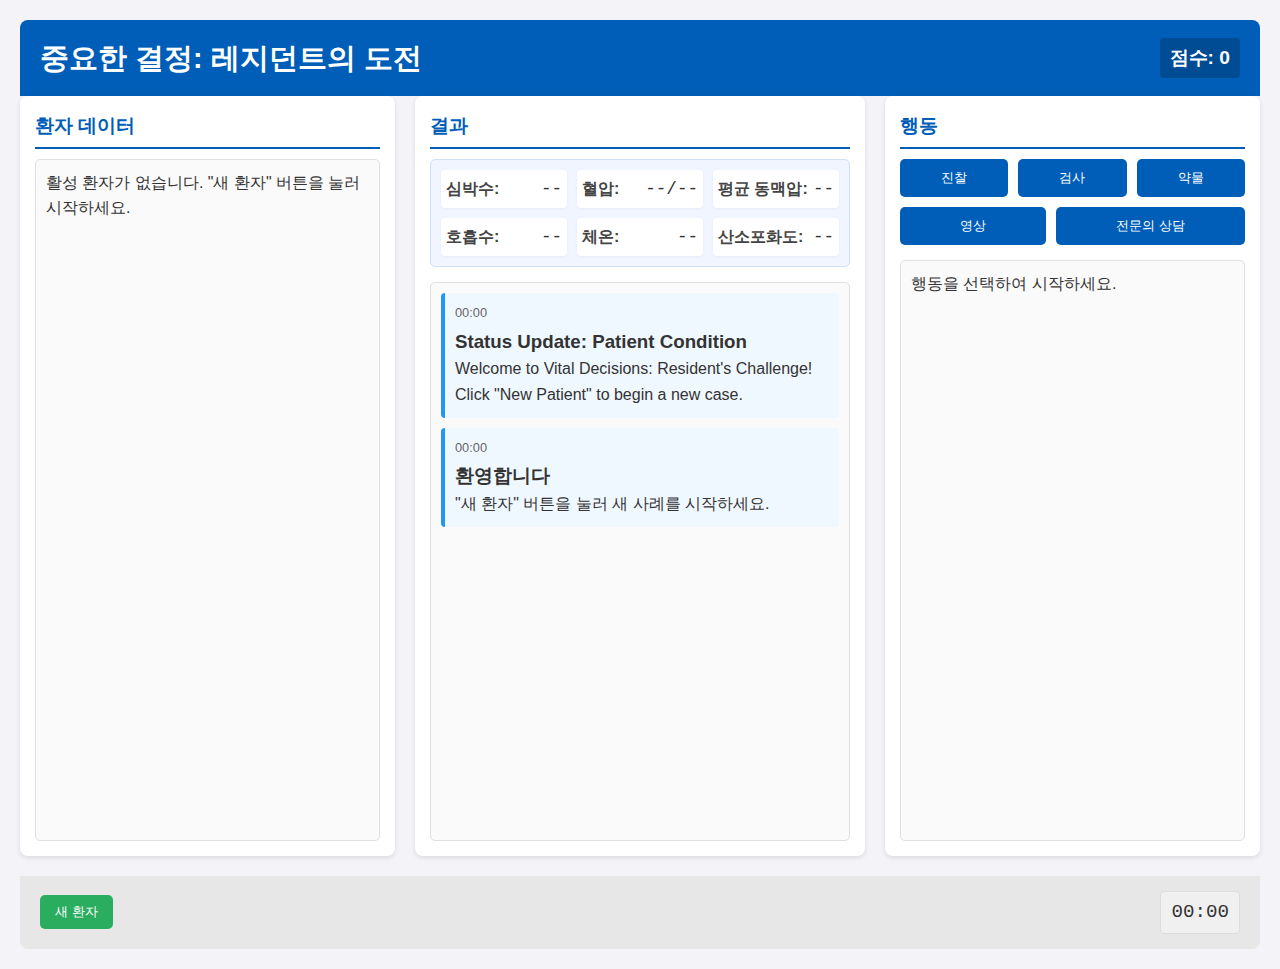
<file: game_gtp4o_ko.html>
<!DOCTYPE html>
<html lang="ko">
<head>
    <meta charset="UTF-8">
    <meta name="viewport" content="width=device-width, initial-scale=1.0">
    <title>중요한 결정: 레지던트의 도전</title>
    <style>
        /* Reset and base styles */
        * {
            margin: 0;
            padding: 0;
            box-sizing: border-box;
        }

        body {
            font-family: 'Arial', sans-serif;
            line-height: 1.6;
            color: #333;
            background-color: #f4f4f8;
            padding: 20px;
        }

        header {
            background-color: #005EB8;
            color: white;
            padding: 15px 20px;
            display: flex;
            justify-content: space-between;
            align-items: center;
            border-radius: 8px 8px 0 0;
        }

        footer {
            background-color: #e7e7e7;
            padding: 15px 20px;
            display: flex;
            justify-content: space-between;
            align-items: center;
            border-radius: 0 0 8px 8px;
        }

        h1 {
            font-size: 1.8rem;
            margin: 0;
        }

        h2 {
            font-size: 1.2rem;
            margin-bottom: 10px;
            color: #005EB8;
            border-bottom: 2px solid #005EB8;
            padding-bottom: 5px;
        }

        /* Game container and panels */
        .game-container {
            display: grid;
            grid-template-columns: 1fr 1.2fr 1fr;
            gap: 20px;
            margin-bottom: 20px;
            height: calc(100vh - 140px);
        }

        .panel {
            background-color: white;
            border-radius: 8px;
            box-shadow: 0 2px 5px rgba(0, 0, 0, 0.1);
            padding: 15px;
            display: flex;
            flex-direction: column;
            height: 100%;
        }

        .scrollable-content {
            flex-grow: 1;
            overflow-y: auto;
            padding: 10px;
            border: 1px solid #e0e0e0;
            border-radius: 5px;
            background-color: #fafafa;
        }

        /* Vitals section */
        .vitals-container {
            display: grid;
            grid-template-columns: repeat(3, 1fr);
            gap: 10px;
            margin-bottom: 15px;
            padding: 10px;
            background-color: #f0f5ff;
            border-radius: 5px;
            border: 1px solid #d0e0ff;
        }

        .vital-sign {
            display: flex;
            align-items: center;
            justify-content: space-between;
            padding: 5px;
            background-color: white;
            border-radius: 4px;
            box-shadow: 0 1px 3px rgba(0, 0, 0, 0.05);
        }

        .vital-label {
            font-weight: bold;
            color: #444;
        }

        .vital-value {
            font-family: monospace;
            font-size: 1.1rem;
        }

        .vital-value.high {
            color: #d32f2f;
        }

        .vital-value.low {
            color: #1976d2;
        }

        /* Action buttons */
        .action-buttons {
            display: flex;
            flex-wrap: wrap;
            gap: 10px;
            margin-bottom: 15px;
        }

        .action-btn {
            background-color: #005EB8;
            color: white;
            border: none;
            padding: 10px 15px;
            border-radius: 5px;
            cursor: pointer;
            transition: background-color 0.2s;
            flex-grow: 1;
            min-width: 100px;
            text-align: center;
        }

        .action-btn:hover {
            background-color: #004C94;
        }

        .action-btn.active {
            background-color: #003A70;
        }

        /* Additional elements */
        .score-container {
            font-size: 1.2rem;
            font-weight: bold;
            background-color: #004C94;
            padding: 5px 10px;
            border-radius: 4px;
        }

        #new-patient-btn {
            background-color: #2BAD60;
            color: white;
            border: none;
            padding: 8px 15px;
            border-radius: 5px;
            cursor: pointer;
            transition: background-color 0.2s;
        }

        #new-patient-btn:hover {
            background-color: #1F9250;
        }

        .time-display {
            font-family: monospace;
            font-size: 1.2rem;
            background-color: #f0f0f0;
            padding: 5px 10px;
            border-radius: 4px;
            border: 1px solid #ddd;
        }

        /* Utility classes for result log entries */
        .log-entry {
            margin-bottom: 10px;
            padding: 10px;
            border-radius: 4px;
            border-left: 4px solid #ccc;
        }

        .log-entry-normal {
            border-left-color: #2BAD60;
            background-color: #f0fff5;
        }

        .log-entry-abnormal {
            border-left-color: #f44336;
            background-color: #fff0f0;
        }

        .log-entry-info {
            border-left-color: #2196F3;
            background-color: #f0f8ff;
        }

        .timestamp {
            font-size: 0.8rem;
            color: #666;
            margin-bottom: 3px;
        }

        /* Action grids */
        .action-grid {
            display: grid;
            grid-template-columns: repeat(auto-fill, minmax(150px, 1fr));
            gap: 10px;
            margin-bottom: 15px;
        }

        .action-option-btn {
            background-color: #e0e0e0;
            color: #333;
            border: none;
            padding: 8px 12px;
            border-radius: 4px;
            cursor: pointer;
            transition: background-color 0.2s;
            width: 100%;
            text-align: left;
        }

        .action-option-btn:hover {
            background-color: #d0d0d0;
        }

        /* Lab categories */
        .lab-category, .medication-category {
            margin-bottom: 20px;
        }

        /* Medication form */
        .medication-form {
            background-color: #f9f9f9;
            padding: 15px;
            border-radius: 5px;
            border: 1px solid #e0e0e0;
        }

        .form-group {
            margin-bottom: 15px;
        }

        .form-group label {
            display: block;
            margin-bottom: 5px;
            font-weight: bold;
        }

        .form-group input, .form-group select {
            width: 100%;
            padding: 8px;
            border: 1px solid #ccc;
            border-radius: 4px;
        }

        .form-actions {
            display: flex;
            gap: 10px;
            margin-top: 20px;
        }

        .primary-btn {
            background-color: #005EB8;
            color: white;
            border: none;
            padding: 8px 15px;
            border-radius: 4px;
            cursor: pointer;
        }

        .secondary-btn {
            background-color: #e0e0e0;
            color: #333;
            border: none;
            padding: 8px 15px;
            border-radius: 4px;
            cursor: pointer;
        }

        /* Disable state */
        .disabled {
            opacity: 0.6;
            cursor: not-allowed;
        }
    </style>
</head>
<body>
    <header>
        <h1>중요한 결정: 레지던트의 도전</h1>
        <div class="score-container">점수: <span id="score">0</span></div>
    </header>

    <main class="game-container">
        <section id="data-panel" class="panel">
            <h2>환자 데이터</h2>
            <div id="patient-info" class="scrollable-content">
                <p>활성 환자가 없습니다. "새 환자" 버튼을 눌러 시작하세요.</p>
            </div>
        </section>

        <section id="results-panel" class="panel">
            <h2>결과</h2>
            <div id="vitals" class="vitals-container">
                <div class="vital-sign">
                    <span class="vital-label">심박수:</span>
                    <span id="heart-rate" class="vital-value">--</span>
                </div>
                <div class="vital-sign">
                    <span class="vital-label">혈압:</span>
                    <span id="blood-pressure" class="vital-value">--/--</span>
                </div>
                <div class="vital-sign">
                    <span class="vital-label">평균 동맥압:</span>
                    <span id="mean-arterial-pressure" class="vital-value">--</span>
                </div>
                <div class="vital-sign">
                    <span class="vital-label">호흡수:</span>
                    <span id="respiratory-rate" class="vital-value">--</span>
                </div>
                <div class="vital-sign">
                    <span class="vital-label">체온:</span>
                    <span id="temperature" class="vital-value">--</span>
                </div>
                <div class="vital-sign">
                    <span class="vital-label">산소포화도:</span>
                    <span id="oxygen-saturation" class="vital-value">--</span>
                </div>
            </div>
            <div id="results-log" class="scrollable-content">
                <div class="log-entry log-entry-info">
                    <div class="timestamp">00:00</div>
                    <h3>환영합니다</h3>
                    <div class="log-content">
                        <p>"새 환자" 버튼을 눌러 새 사례를 시작하세요.</p>
                    </div>
                </div>
            </div>
        </section>

        <section id="actions-panel" class="panel">
            <h2>행동</h2>
            <div class="action-buttons">
                <button id="exam-btn" class="action-btn">진찰</button>
                <button id="labs-btn" class="action-btn">검사</button>
                <button id="drugs-btn" class="action-btn">약물</button>
                <button id="imaging-btn" class="action-btn">영상</button>
                <button id="consult-btn" class="action-btn">전문의 상담</button>
            </div>
            <div id="action-content" class="scrollable-content">
                <p>행동을 선택하여 시작하세요.</p>
            </div>
        </section>
    </main>

    <footer>
        <button id="new-patient-btn">새 환자</button>
        <div class="time-display">
            <span id="game-time">00:00</span>
        </div>
    </footer>
<script>
// Reference data for the game
const gameData = {
    // Normal ranges for common lab values
    labRanges: {
        // Complete Blood Count
        "WBC": { min: 4.5, max: 11.0, unit: "x10^9/L" },
        "RBC": { min: 4.5, max: 5.9, unit: "x10^12/L" },
        "Hemoglobin": { min: 13.5, max: 17.5, unit: "g/dL" },
        "Hematocrit": { min: 41, max: 53, unit: "%" },
        "Platelets": { min: 150, max: 450, unit: "x10^9/L" },
        
        // Basic Metabolic Panel
        "Sodium": { min: 135, max: 145, unit: "mmol/L" },
        "Potassium": { min: 3.5, max: 5.0, unit: "mmol/L" },
        "Chloride": { min: 96, max: 106, unit: "mmol/L" },
        "CO2": { min: 23, max: 29, unit: "mmol/L" },
        "BUN": { min: 7, max: 20, unit: "mg/dL" },
        "Creatinine": { min: 0.6, max: 1.2, unit: "mg/dL" },
        "Glucose": { min: 70, max: 100, unit: "mg/dL" },
        "Calcium": { min: 8.5, max: 10.5, unit: "mg/dL" },
        
        // Liver Function Tests
        "AST": { min: 5, max: 40, unit: "U/L" },
        "ALT": { min: 7, max: 56, unit: "U/L" },
        "ALP": { min: 44, max: 147, unit: "U/L" },
        "Total Bilirubin": { min: 0.1, max: 1.2, unit: "mg/dL" },
        "Direct Bilirubin": { min: 0.0, max: 0.3, unit: "mg/dL" },
        "Albumin": { min: 3.4, max: 5.4, unit: "g/dL" },
        "Total Protein": { min: 6.0, max: 8.3, unit: "g/dL" },
        
        // Cardiac Markers
        "Troponin I": { min: 0.00, max: 0.04, unit: "ng/mL" },
        "Troponin T": { min: 0.00, max: 0.01, unit: "ng/mL" },
        "CK-MB": { min: 0, max: 3.6, unit: "ng/mL" },
        "BNP": { min: 0, max: 100, unit: "pg/mL" },
        
        // Coagulation Studies
        "PT": { min: 11.0, max: 13.5, unit: "sec" },
        "INR": { min: 0.8, max: 1.2, unit: "" },
        "PTT": { min: 25, max: 35, unit: "sec" },
        
        // Arterial Blood Gas
        "pH": { min: 7.35, max: 7.45, unit: "" },
        "PaCO2": { min: 35, max: 45, unit: "mmHg" },
        "PaO2": { min: 80, max: 100, unit: "mmHg" },
        "HCO3": { min: 22, max: 26, unit: "mmol/L" },
        
        // Inflammatory Markers
        "ESR": { min: 0, max: 15, unit: "mm/hr" },
        "CRP": { min: 0, max: 10, unit: "mg/L" },
        
        // Other Common Tests
        "Lactate": { min: 0.5, max: 2.2, unit: "mmol/L" },
        "Ammonia": { min: 15, max: 45, unit: "μmol/L" },
        "Lipase": { min: 0, max: 160, unit: "U/L" },
        "Amylase": { min: 30, max: 110, unit: "U/L" }
    },
    
    // Available lab test categories
    labTests: {
        "Complete Blood Count": [
            "WBC", "RBC", "Hemoglobin", "Hematocrit", "Platelets", "Differential"
        ],
        "Basic Metabolic Panel": [
            "Sodium", "Potassium", "Chloride", "CO2", "BUN", "Creatinine", "Glucose", "Calcium"
        ],
        "Comprehensive Metabolic Panel": [
            "Sodium", "Potassium", "Chloride", "CO2", "BUN", "Creatinine", "Glucose", "Calcium",
            "AST", "ALT", "ALP", "Total Bilirubin", "Albumin", "Total Protein"
        ],
        "Liver Function Tests": [
            "AST", "ALT", "ALP", "Total Bilirubin", "Direct Bilirubin", "Albumin", "Total Protein"
        ],
        "Cardiac Markers": [
            "Troponin I", "Troponin T", "CK-MB", "BNP"
        ],
        "Coagulation Studies": [
            "PT", "INR", "PTT"
        ],
        "Arterial Blood Gas": [
            "pH", "PaCO2", "PaO2", "HCO3", "Base Excess", "Lactate"
        ],
        "Inflammatory Markers": [
            "ESR", "CRP"
        ],
        "Other Tests": [
            "Lactate", "Ammonia", "Lipase", "Amylase", "Urinalysis"
        ]
    },
    
    // Available imaging studies
    imagingStudies: [
        "Chest X-ray",
        "Abdominal X-ray",
        "Head CT",
        "Chest CT",
        "Abdominal CT",
        "Brain MRI",
        "Spine MRI",
        "Abdominal Ultrasound",
        "Echocardiogram",
        "Doppler Ultrasound",
        "CT Angiogram"
    ],
    
    // Common medication categories
    medicationCategories: {
        "Antibiotics": [
            "Amoxicillin", "Azithromycin", "Ceftriaxone", "Ciprofloxacin", "Doxycycline",
            "Levofloxacin", "Meropenem", "Piperacillin-Tazobactam", "Vancomycin"
        ],
        "Cardiovascular": [
            "Amlodipine", "Atenolol", "Carvedilol", "Digoxin", "Enalapril", "Furosemide",
            "Hydralazine", "Lisinopril", "Metoprolol", "Nitroglycerin", "Warfarin"
        ],
        "Respiratory": [
            "Albuterol", "Budesonide", "Fluticasone", "Ipratropium", "Montelukast",
            "Prednisone", "Salmeterol", "Tiotropium"
        ],
        "Gastrointestinal": [
            "Famotidine", "Metoclopramide", "Omeprazole", "Ondansetron", "Pantoprazole",
            "Polyethylene Glycol", "Sucralfate"
        ],
        "Neurological": [
            "Gabapentin", "Levetiracetam", "Lorazepam", "Phenytoin", "Sertraline",
            "Sumatriptan", "Topiramate"
        ],
        "Pain Management": [
            "Acetaminophen", "Hydromorphone", "Ibuprofen", "Ketorolac", "Morphine",
            "Naproxen", "Oxycodone", "Tramadol"
        ],
        "Fluids": [
            "Normal Saline", "Lactated Ringer's", "D5W", "D5NS", "D5 1/2NS"
        ],
        "Other": [
            "Insulin (Regular)", "Insulin (Lantus)", "Methylprednisolone", "Diphenhydramine",
            "Epinephrine", "Heparin", "Enoxaparin", "Hydrocortisone"
        ]
    },
    
    // Vital signs normal ranges
    vitalSignRanges: {
        "heartRate": { min: 60, max: 100, unit: "bpm" },
        "bloodPressure": { 
            "systolic": { min: 90, max: 140, unit: "mmHg" },
            "diastolic": { min: 60, max: 90, unit: "mmHg" }
        },
        "meanArterialPressure": { min: 70, max: 100, unit: "mmHg" },
        "respiratoryRate": { min: 12, max: 20, unit: "breaths/min" },
        "temperature": { min: 36.5, max: 37.5, unit: "°C" },
        "oxygenSaturation": { min: 95, max: 100, unit: "%" }
    },
    
    // Available physical exam components
    physicalExamComponents: [
        "General Appearance",
        "HEENT (Head, Eyes, Ears, Nose, Throat)",
        "Neck",
        "Cardiovascular",
        "Pulmonary",
        "Abdominal",
        "Extremities",
        "Neurological",
        "Skin"
    ],
    
    // Available specialist consultations
    consultations: [
        "Cardiology",
        "Pulmonology",
        "Gastroenterology",
        "Neurology",
        "Nephrology",
        "Infectious Disease",
        "Hematology",
        "Endocrinology",
        "General Surgery",
        "Orthopedic Surgery",
        "Critical Care"
    ]
};

// API Service for handling API requests
class ApiService {
    constructor() {
        this.apiKey = "sk-e69yagfy1LbeuHU7wUpAIg";
        this.url = "https://api.ppq.ai/chat/completions";
        this.model = "claude-3.5-sonnet";
    }

    async sendRequest(messages) {
        try {
            const headers = {
                "Content-Type": "application/json",
                "Authorization": `Bearer ${this.apiKey}`
            };

            const data = {
                model: this.model,
                messages: messages
            };

            const response = await fetch(this.url, {
                method: 'POST',
                headers: headers,
                body: JSON.stringify(data)
            });

            if (!response.ok) {
                throw new Error(`API error: ${response.status} ${response.statusText}`);
            }

            const responseData = await response.json();
            return responseData;
        } catch (error) {
            console.error('API Request Error:', error);
            throw error;
        }
    }

    async generatePatient(parameters = {}) {
        const systemPrompt = `You are a medical AI that generates realistic patient cases for a medical diagnostic game. Create a patient with a specific internal medicine condition, including relevant history, physical exam findings, vital signs, and labs that would be consistent with the condition. Format the response as a JSON object with the following structure:
        {
            "patientInfo": {
                "name": "Patient's name",
                "age": age,
                "gender": "gender",
                "medicalHistory": ["relevant history points"],
                "chiefComplaint": "chief complaint"
            },
            "vitalSigns": {
                "heartRate": number,
                "bloodPressure": {
                    "systolic": number,
                    "diastolic": number
                },
                "respiratoryRate": number,
                "temperature": number (in Celsius),
                "oxygenSaturation": number (percentage)
            },
            "condition": {
                "name": "actual medical condition",
                "severity": "mild/moderate/severe",
                "duration": "time since onset"
            }
        }
        
        Ensure the vital signs are realistic and consistent with the condition. Focus on internal medicine conditions at a level appropriate for a resident physician. Make the case challenging but diagnosable with appropriate history, physical findings, and relevant tests.`;

        const userPrompt = `Generate a new patient case with the following parameters: ${JSON.stringify(parameters)}. Make sure all vitals and findings are consistent with the underlying condition but do not make the diagnosis too obvious.`;

        const messages = [
            { role: "system", content: systemPrompt },
            { role: "user", content: userPrompt }
        ];

        const response = await this.sendRequest(messages);
        
        try {
            // Extract JSON from the response
            const responseContent = response.choices[0].message.content;
            const patientData = JSON.parse(responseContent);
            return patientData;
        } catch (error) {
            console.error('Error parsing patient data:', error);
            throw new Error('Failed to generate patient data');
        }
    }

    async processAction(patientData, action, actionDetails) {
        const systemPrompt = `You are a medical AI that simulates patient responses to diagnostic and treatment actions in a medical simulation game. Respond with realistic clinical outcomes based on the patient's condition and the action taken. Format your response as a JSON object with:
        {
            "result": {
                "description": "Detailed description of findings or results",
                "interpretation": "Brief medical interpretation when relevant",
                "values": {object with any relevant numeric values or findings}
            },
            "vitalSignsChange": {
                "heartRate": number or null (if no change),
                "bloodPressure": {
                    "systolic": number or null,
                    "diastolic": number or null
                },
                "respiratoryRate": number or null,
                "temperature": number or null,
                "oxygenSaturation": number or null
            },
            "conditionChange": {
                "improved": boolean,
                "worsened": boolean,
                "description": "Description of any change in condition"
            },
            "scoringImpact": {
                "points": number (negative for mistakes, 0 for neutral actions),
                "explanation": "Brief explanation of scoring impact"
            }
        }
        
        Make the responses medically accurate and consistent with what would be expected in a real patient with the given condition.`;

        const userPrompt = `Current patient: ${JSON.stringify(patientData)}
        
        Player action: ${action}
        Action details: ${JSON.stringify(actionDetails)}
        
        Provide a realistic response to this action, including any changes to vital signs, condition status, and impact on scoring.`;

        const messages = [
            { role: "system", content: systemPrompt },
            { role: "user", content: userPrompt }
        ];

        const response = await this.sendRequest(messages);
        
        try {
            // Extract JSON from the response
            const responseContent = response.choices[0].message.content;
            const actionResult = JSON.parse(responseContent);
            return actionResult;
        } catch (error) {
            console.error('Error parsing action result:', error);
            throw new Error('Failed to process action');
        }
    }
}

// Create a single instance of the API service
const apiService = new ApiService();

// Patient Manager
class Patient {
    constructor() {
        this.data = null;
        this.vitalHistory = [];
        this.actionHistory = [];
        this.isActive = false;
        this.timeElapsed = 0; // Time elapsed in seconds
        this.vitalUpdateInterval = null;
    }

    async generateNewPatient(parameters = {}) {
        try {
            // Clear any existing patient data
            this.resetPatient();
            
            // Generate patient data using API
            this.data = await apiService.generatePatient(parameters);
            
            // Initialize vital signs history
            this.recordVitalSigns(this.data.vitalSigns);
            
            // Mark patient as active
            this.isActive = true;
            
            // Start vital signs updates
            this.startVitalSignsUpdates();
            
            return this.data;
        } catch (error) {
            console.error('Error generating patient:', error);
            throw error;
        }
    }

    resetPatient() {
        this.stopVitalSignsUpdates();
        this.data = null;
        this.vitalHistory = [];
        this.actionHistory = [];
        this.isActive = false;
        this.timeElapsed = 0;
    }

    recordVitalSigns(vitalSigns) {
        this.vitalHistory.push({
            timestamp: this.timeElapsed,
            vitals: { ...vitalSigns }
        });
        
        // Calculate MAP if not provided
        if (!vitalSigns.meanArterialPressure && vitalSigns.bloodPressure) {
            const systolic = vitalSigns.bloodPressure.systolic;
            const diastolic = vitalSigns.bloodPressure.diastolic;
            vitalSigns.meanArterialPressure = Math.round((diastolic * 2 + systolic) / 3);
        }
    }

    startVitalSignsUpdates() {
        // Update vitals every 10 seconds
        this.vitalUpdateInterval = setInterval(() => {
            this.updateVitalSigns();
            this.timeElapsed += 10;
        }, 10000);
    }

    stopVitalSignsUpdates() {
        if (this.vitalUpdateInterval) {
            clearInterval(this.vitalUpdateInterval);
            this.vitalUpdateInterval = null;
        }
    }

    updateVitalSigns() {
        if (!this.isActive || !this.data) return;
        
        // Get current vitals
        const currentVitals = { ...this.data.vitalSigns };
        
        // Apply small random variations to vitals to simulate natural changes
        currentVitals.heartRate = this.addVariation(currentVitals.heartRate, 5);
        currentVitals.bloodPressure.systolic = this.addVariation(currentVitals.bloodPressure.systolic, 5);
        currentVitals.bloodPressure.diastolic = this.addVariation(currentVitals.bloodPressure.diastolic, 3);
        currentVitals.respiratoryRate = this.addVariation(currentVitals.respiratoryRate, 2);
        currentVitals.temperature = this.addVariation(currentVitals.temperature, 0.2);
        currentVitals.oxygenSaturation = Math.min(100, this.addVariation(currentVitals.oxygenSaturation, 1));
        
        // Update the current vitals
        this.data.vitalSigns = currentVitals;
        
        // Record the updated vitals
        this.recordVitalSigns(currentVitals);
        
        // Trigger an event to update the UI
        document.dispatchEvent(new CustomEvent('vitalsUpdated', { detail: currentVitals }));
    }

    addVariation(value, maxChange) {
        const variation = (Math.random() * 2 - 1) * maxChange;
        return Math.round((value + variation) * 10) / 10;
    }

    async processAction(action, details) {
        if (!this.isActive || !this.data) {
            throw new Error('No active patient');
        }
        
        try {
            // Process the action using the API
            const result = await apiService.processAction(this.data, action, details);
            
            // Record the action
            this.actionHistory.push({
                timestamp: this.timeElapsed,
                action: action,
                details: details,
                result: result
            });
            
            // Update patient vital signs if there are changes
            if (result.vitalSignsChange) {
                this.applyVitalSignsChanges(result.vitalSignsChange);
            }
            
            // Update patient condition if there are changes
            if (result.conditionChange) {
                this.data.condition.improved = result.conditionChange.improved;
                this.data.condition.worsened = result.conditionChange.worsened;
                if (result.conditionChange.description) {
                    this.data.condition.statusUpdate = result.conditionChange.description;
                }
            }
            
            return result;
        } catch (error) {
            console.error('Error processing action:', error);
            throw error;
        }
    }

    applyVitalSignsChanges(changes) {
        // Only update values that have changed (non-null)
        if (changes.heartRate !== null && changes.heartRate !== undefined) {
            this.data.vitalSigns.heartRate = changes.heartRate;
        }
        
        if (changes.bloodPressure) {
            if (changes.bloodPressure.systolic !== null && changes.bloodPressure.systolic !== undefined) {
                this.data.vitalSigns.bloodPressure.systolic = changes.bloodPressure.systolic;
            }
            if (changes.bloodPressure.diastolic !== null && changes.bloodPressure.diastolic !== undefined) {
                this.data.vitalSigns.bloodPressure.diastolic = changes.bloodPressure.diastolic;
            }
        }
        
        if (changes.respiratoryRate !== null && changes.respiratoryRate !== undefined) {
            this.data.vitalSigns.respiratoryRate = changes.respiratoryRate;
        }
        
        if (changes.temperature !== null && changes.temperature !== undefined) {
            this.data.vitalSigns.temperature = changes.temperature;
        }
        
        if (changes.oxygenSaturation !== null && changes.oxygenSaturation !== undefined) {
            this.data.vitalSigns.oxygenSaturation = changes.oxygenSaturation;
        }
        
        // Record the updated vitals after changes
        this.recordVitalSigns(this.data.vitalSigns);
        
        // Trigger UI update
        document.dispatchEvent(new CustomEvent('vitalsUpdated', { detail: this.data.vitalSigns }));
    }

    getCurrentPatient() {
        return this.data;
    }

    getVitalHistory() {
        return this.vitalHistory;
    }

    getActionHistory() {
        return this.actionHistory;
    }
}

// Create a single instance of the Patient class
const patientManager = new Patient();

// Results Manager
class ResultsManager {
    constructor() {
        // DOM elements for vital signs
        this.heartRateElement = document.getElementById('heart-rate');
        this.bloodPressureElement = document.getElementById('blood-pressure');
        this.mapElement = document.getElementById('mean-arterial-pressure');
        this.respiratoryRateElement = document.getElementById('respiratory-rate');
        this.temperatureElement = document.getElementById('temperature');
        this.oxygenSaturationElement = document.getElementById('oxygen-saturation');
        
        // Results log element
        this.resultsLogElement = document.getElementById('results-log');
        
        // Initialize event listeners
        this.initEventListeners();
    }

    initEventListeners() {
        // Listen for vital signs updates
        document.addEventListener('vitalsUpdated', (event) => {
            this.updateVitalSigns(event.detail);
        });
    }

    updateVitalSigns(vitals) {
        // Update heart rate with proper styling based on normal ranges
        this.heartRateElement.textContent = vitals.heartRate;
        this.setVitalSignStyling(
            this.heartRateElement, 
            vitals.heartRate, 
            gameData.vitalSignRanges.heartRate.min, 
            gameData.vitalSignRanges.heartRate.max
        );
        
        // Update blood pressure
        const bpText = `${vitals.bloodPressure.systolic}/${vitals.bloodPressure.diastolic}`;
        this.bloodPressureElement.textContent = bpText;
        const systolicNormal = (
            vitals.bloodPressure.systolic >= gameData.vitalSignRanges.bloodPressure.systolic.min && 
            vitals.bloodPressure.systolic <= gameData.vitalSignRanges.bloodPressure.systolic.max
        );
        const diastolicNormal = (
            vitals.bloodPressure.diastolic >= gameData.vitalSignRanges.bloodPressure.diastolic.min && 
            vitals.bloodPressure.diastolic <= gameData.vitalSignRanges.bloodPressure.diastolic.max
        );
        this.bloodPressureElement.className = 'vital-value';
        if (!systolicNormal || !diastolicNormal) {
            this.bloodPressureElement.classList.add(
                vitals.bloodPressure.systolic > gameData.vitalSignRanges.bloodPressure.systolic.max || 
                vitals.bloodPressure.diastolic > gameData.vitalSignRanges.bloodPressure.diastolic.max 
                    ? 'high' : 'low'
            );
        }
        
        // Calculate and update MAP if not provided
        const map = vitals.meanArterialPressure || 
            Math.round((vitals.bloodPressure.diastolic * 2 + vitals.bloodPressure.systolic) / 3);
        this.mapElement.textContent = map;
        this.setVitalSignStyling(
            this.mapElement, 
            map, 
            gameData.vitalSignRanges.meanArterialPressure.min, 
            gameData.vitalSignRanges.meanArterialPressure.max
        );
        
        // Update respiratory rate
        this.respiratoryRateElement.textContent = vitals.respiratoryRate;
        this.setVitalSignStyling(
            this.respiratoryRateElement, 
            vitals.respiratoryRate, 
            gameData.vitalSignRanges.respiratoryRate.min, 
            gameData.vitalSignRanges.respiratoryRate.max
        );
        
        // Update temperature (convert to one decimal place)
        this.temperatureElement.textContent = vitals.temperature.toFixed(1);
        this.setVitalSignStyling(
            this.temperatureElement, 
            vitals.temperature, 
            gameData.vitalSignRanges.temperature.min, 
            gameData.vitalSignRanges.temperature.max
        );
        
        // Update oxygen saturation
        this.oxygenSaturationElement.textContent = vitals.oxygenSaturation + '%';
        this.setVitalSignStyling(
            this.oxygenSaturationElement, 
            vitals.oxygenSaturation, 
            gameData.vitalSignRanges.oxygenSaturation.min, 
            gameData.vitalSignRanges.oxygenSaturation.max
        );
    }

    setVitalSignStyling(element, value, min, max) {
        // Reset classes
        element.className = 'vital-value';
        
        // Add appropriate class based on value
        if (value < min) {
            element.classList.add('low');
        } else if (value > max) {
            element.classList.add('high');
        }
    }

    addResultEntry(type, title, content, status = 'info') {
        // Create result entry container
        const entryDiv = document.createElement('div');
        entryDiv.className = `log-entry log-entry-${status}`;
        
        // Add timestamp
        const timestamp = document.createElement('div');
        timestamp.className = 'timestamp';
        timestamp.textContent = this.formatGameTime(patientManager.timeElapsed);
        entryDiv.appendChild(timestamp);
        
        // Add title
        const titleElement = document.createElement('h3');
        titleElement.textContent = `${type}: ${title}`;
        entryDiv.appendChild(titleElement);
        
        // Add content
        const contentElement = document.createElement('div');
        contentElement.className = 'log-content';
        contentElement.innerHTML = content;
        entryDiv.appendChild(contentElement);
        
        // Add to log at the top
        this.resultsLogElement.insertBefore(entryDiv, this.resultsLogElement.firstChild);
    }

    addLabResult(labName, results) {
        // Convert results to HTML
        let contentHtml = '<table class="results-table">';
        
        // Add table headers
        contentHtml += '<tr><th>Test</th><th>Result</th><th>Reference Range</th></tr>';
        
        // Track if any abnormal results
        let hasAbnormalResults = false;
        
        // Add each result
        for (const [test, value] of Object.entries(results)) {
            if (gameData.labRanges[test]) {
                const range = gameData.labRanges[test];
                const isNormal = value >= range.min && value <= range.max;
                if (!isNormal) hasAbnormalResults = true;
                
                contentHtml += `
                    <tr class="${isNormal ? 'normal' : 'abnormal'}">
                        <td>${test}</td>
                        <td>${value} ${range.unit}</td>
                        <td>${range.min} - ${range.max} ${range.unit}</td>
                    </tr>
                `;
            } else {
                // For tests without defined ranges
                contentHtml += `
                    <tr>
                        <td>${test}</td>
                        <td colspan="2">${value}</td>
                    </tr>
                `;
            }
        }
        
        contentHtml += '</table>';
        
        // Add to results log
        this.addResultEntry(
            'Lab Result', 
            labName, 
            contentHtml, 
            hasAbnormalResults ? 'abnormal' : 'normal'
        );
    }

    addImagingResult(imagingType, result, hasFindings) {
        this.addResultEntry(
            'Imaging', 
            imagingType, 
            `<p>${result}</p>`, 
            hasFindings ? 'abnormal' : 'normal'
        );
    }

    addExamResult(examComponent, result, hasAbnormalFindings) {
        this.addResultEntry(
            'Physical Exam', 
            examComponent, 
            `<p>${result}</p>`, 
            hasAbnormalFindings ? 'abnormal' : 'normal'
        );
    }

    addMedicationResponse(medication, response, isPositive) {
        this.addResultEntry(
            'Medication', 
            medication, 
            `<p>${response}</p>`, 
            isPositive ? 'normal' : 'abnormal'
        );
    }

    addConsultationResult(specialist, response) {
        this.addResultEntry(
            'Consultation', 
            specialist, 
            `<p>${response}</p>`, 
            'info'
        );
    }

    addStatusUpdate(update, status = 'info') {
        this.addResultEntry(
            'Status Update', 
            'Patient Condition', 
            `<p>${update}</p>`, 
            status
        );
    }

    formatGameTime(seconds) {
        const minutes = Math.floor(seconds / 60);
        const remainingSeconds = seconds % 60;
        return `${String(minutes).padStart(2, '0')}:${String(remainingSeconds).padStart(2, '0')}`;
    }

    clearResults() {
        this.resultsLogElement.innerHTML = '';
        
        // Reset vital signs display
        this.heartRateElement.textContent = '--';
        this.bloodPressureElement.textContent = '--/--';
        this.mapElement.textContent = '--';
        this.respiratoryRateElement.textContent = '--';
        this.temperatureElement.textContent = '--';
        this.oxygenSaturationElement.textContent = '--';
        
        // Remove any styling classes
        this.heartRateElement.className = 'vital-value';
        this.bloodPressureElement.className = 'vital-value';
        this.mapElement.className = 'vital-value';
        this.respiratoryRateElement.className = 'vital-value';
        this.temperatureElement.className = 'vital-value';
        this.oxygenSaturationElement.className = 'vital-value';
    }
}

const resultsManager = new ResultsManager();

// Actions Manager
class ActionsManager {
    constructor() {
        // DOM elements
        this.actionContentElement = document.getElementById('action-content');
        this.actionButtons = document.querySelectorAll('.action-btn');
        
        // Current active action
        this.currentAction = null;
        
        // Initialize event listeners
        this.initEventListeners();
    }

    initEventListeners() {
        // Action button event listeners
        this.actionButtons.forEach(button => {
            button.addEventListener('click', (event) => {
                const action = event.target.id.replace('-btn', '');
                this.selectAction(action);
            });
        });
    }

    selectAction(action) {
        // Remove active class from all buttons
        this.actionButtons.forEach(button => {
            button.classList.remove('active');
        });
        
        // Add active class to selected button
        document.getElementById(`${action}-btn`).classList.add('active');
        
        // Set current action
        this.currentAction = action;
        
        // Show appropriate interface
        switch (action) {
            case 'exam':
                this.showExamInterface();
                break;
            case 'labs':
                this.showLabsInterface();
                break;
            case 'drugs':
                this.showDrugsInterface();
                break;
            case 'imaging':
                this.showImagingInterface();
                break;
            case 'consult':
                this.showConsultInterface();
                break;
            default:
                this.actionContentElement.innerHTML = '<p>Select an action to continue.</p>';
        }
    }

    showExamInterface() {
        let html = '<h3>Physical Examination</h3>';
        html += '<p>Select components to examine:</p>';
        
        html += '<div class="action-grid">';
        for (const component of gameData.physicalExamComponents) {
            html += `
                <div class="action-item">
                    <button class="action-option-btn" data-exam="${component}">
                        ${component}
                    </button>
                </div>
            `;
        }
        html += '</div>';
        
        this.actionContentElement.innerHTML = html;
        
        // Add event listeners to the exam buttons
        this.actionContentElement.querySelectorAll('.action-option-btn').forEach(button => {
            button.addEventListener('click', (event) => {
                const examComponent = event.target.getAttribute('data-exam');
                this.performExam(examComponent);
            });
        });
    }

    showLabsInterface() {
        let html = '<h3>Laboratory Tests</h3>';
        html += '<p>Select tests to order:</p>';
        
        html += '<div class="lab-categories">';
        for (const [category, tests] of Object.entries(gameData.labTests)) {
            html += `
                <div class="lab-category">
                    <h4>${category}</h4>
                    <div class="action-grid">
            `;
            
            for (const test of tests) {
                html += `
                    <div class="action-item">
                        <button class="action-option-btn" data-test="${test}" data-category="${category}">
                            ${test}
                        </button>
                    </div>
                `;
            }
            
            html += `
                    </div>
                </div>
            `;
        }
        html += '</div>';
        
        this.actionContentElement.innerHTML = html;
        
        // Add event listeners to the lab buttons
        this.actionContentElement.querySelectorAll('.action-option-btn').forEach(button => {
            button.addEventListener('click', (event) => {
                const test = event.target.getAttribute('data-test');
                const category = event.target.getAttribute('data-category');
                this.orderLabTest(test, category);
            });
        });
    }

    showDrugsInterface() {
        let html = '<h3>Medications</h3>';
        html += '<p>Select medication to administer:</p>';
        
        html += '<div class="medication-categories">';
        for (const [category, medications] of Object.entries(gameData.medicationCategories)) {
            html += `
                <div class="medication-category">
                    <h4>${category}</h4>
                    <div class="action-grid">
            `;
            
            for (const medication of medications) {
                html += `
                    <div class="action-item">
                        <button class="action-option-btn" data-medication="${medication}" data-category="${category}">
                            ${medication}
                        </button>
                    </div>
                `;
            }
            
            html += `
                    </div>
                </div>
            `;
        }
        html += '</div>';
        
        this.actionContentElement.innerHTML = html;
        
        // Add event listeners to the medication buttons
        this.actionContentElement.querySelectorAll('.action-option-btn').forEach(button => {
            button.addEventListener('click', (event) => {
                const medication = event.target.getAttribute('data-medication');
                const category = event.target.getAttribute('data-category');
                this.showMedicationDosageForm(medication, category);
            });
        });
    }

    showImagingInterface() {
        let html = '<h3>Imaging Studies</h3>';
        html += '<p>Select imaging to order:</p>';
        
        html += '<div class="action-grid">';
        for (const study of gameData.imagingStudies) {
            html += `
                <div class="action-item">
                    <button class="action-option-btn" data-imaging="${study}">
                        ${study}
                    </button>
                </div>
            `;
        }
        html += '</div>';
        
        this.actionContentElement.innerHTML = html;
        
        // Add event listeners to the imaging buttons
        this.actionContentElement.querySelectorAll('.action-option-btn').forEach(button => {
            button.addEventListener('click', (event) => {
                const imaging = event.target.getAttribute('data-imaging');
                this.orderImaging(imaging);
            });
        });
    }

    showConsultInterface() {
        let html = '<h3>Specialist Consultation</h3>';
        html += '<p>Select specialist to consult:</p>';
        
        html += '<div class="action-grid">';
        for (const specialist of gameData.consultations) {
            html += `
                <div class="action-item">
                    <button class="action-option-btn" data-specialist="${specialist}">
                        ${specialist}
                    </button>
                </div>
            `;
        }
        html += '</div>';
        
        this.actionContentElement.innerHTML = html;
        
        // Add event listeners to the consultation buttons
        this.actionContentElement.querySelectorAll('.action-option-btn').forEach(button => {
            button.addEventListener('click', (event) => {
                const specialist = event.target.getAttribute('data-specialist');
                this.requestConsultation(specialist);
            });
        });
    }

    showMedicationDosageForm(medication, category) {
        let html = `<h3>Administer ${medication}</h3>`;
        
        html += `
            <form id="medication-form" class="medication-form">
                <div class="form-group">
                    <label for="medication-dose">Dose:</label>
                    <input type="text" id="medication-dose" required>
                </div>
                <div class="form-group">
                    <label for="medication-route">Route:</label>
                    <select id="medication-route" required>
                        <option value="IV">IV</option>
                        <option value="PO">PO (Oral)</option>
                        <option value="IM">IM</option>
                        <option value="SC">Subcutaneous</option>
                        <option value="Inhaled">Inhaled</option>
                        <option value="Topical">Topical</option>
                    </select>
                </div>
                <div class="form-group">
                    <label for="medication-frequency">Frequency:</label>
                    <select id="medication-frequency" required>
                        <option value="Once">Once</option>
                        <option value="PRN">PRN (As needed)</option>
                        <option value="Q4H">Q4H (Every 4 hours)</option>
                        <option value="Q6H">Q6H (Every 6 hours)</option>
                        <option value="Q8H">Q8H (Every 8 hours)</option>
                        <option value="Q12H">Q12H (Every 12 hours)</option>
                        <option value="Daily">Daily</option>
                        <option value="BID">BID (Twice daily)</option>
                        <option value="TID">TID (Three times daily)</option>
                    </select>
                </div>
                <div class="form-actions">
                    <button type="submit" class="primary-btn">Administer</button>
                    <button type="button" class="secondary-btn" id="cancel-medication">Cancel</button>
                </div>
            </form>
        `;
        
        this.actionContentElement.innerHTML = html;
        
        // Add event listeners
        document.getElementById('medication-form').addEventListener('submit', (event) => {
            event.preventDefault();
            const details = {
                medication: medication,
                category: category,
                dose: document.getElementById('medication-dose').value,
                route: document.getElementById('medication-route').value,
                frequency: document.getElementById('medication-frequency').value
            };
            this.administerMedication(details);
        });
        
        document.getElementById('cancel-medication').addEventListener('click', () => {
            this.showDrugsInterface();
        });
    }

    async performExam(component) {
        try {
            // Disable buttons during processing
            this.disableButtons();
            
            // Process the exam action
            const result = await patientManager.processAction('physical_exam', { component: component });
            
            // Add result to the results log
            resultsManager.addExamResult(
                component, 
                result.result.description, 
                result.conditionChange && result.conditionChange.worsened
            );
            
            // Update score
            gameManager.updateScore(result.scoringImpact.points, result.scoringImpact.explanation);
            
            // Re-enable buttons
            this.enableButtons();
        } catch (error) {
            console.error('Error performing exam:', error);
            resultsManager.addStatusUpdate('Error performing examination. Please try again.', 'abnormal');
            this.enableButtons();
        }
    }

    async orderLabTest(test, category) {
        try {
            // Disable buttons during processing
            this.disableButtons();
            
            // Process the lab test action
            const result = await patientManager.processAction('lab_test', { 
                test: test,
                category: category
            });
            
            // Add result to the results log
            // For individual tests
            if (test !== category) {
                const labResults = {};
                labResults[test] = result.result.values[test] || 'No result';
                resultsManager.addLabResult(test, labResults);
            } 
            // For panel tests (like "Complete Blood Count")
            else {
                resultsManager.addLabResult(category, result.result.values);
            }
            
            // Update score
            gameManager.updateScore(result.scoringImpact.points, result.scoringImpact.explanation);
            
            // Re-enable buttons
            this.enableButtons();
        } catch (error) {
            console.error('Error ordering lab test:', error);
            resultsManager.addStatusUpdate('Error ordering laboratory test. Please try again.', 'abnormal');
            this.enableButtons();
        }
    }

    async administerMedication(details) {
        try {
            // Disable buttons during processing
            this.disableButtons();
            
            // Process the medication action
            const result = await patientManager.processAction('medication', details);
            
            // Add result to the results log
            resultsManager.addMedicationResponse(
                `${details.medication} ${details.dose} ${details.route} ${details.frequency}`,
                result.result.description,
                !result.conditionChange.worsened
            );
            
            // Update score
            gameManager.updateScore(result.scoringImpact.points, result.scoringImpact.explanation);
            
            // Return to medications interface
            this.showDrugsInterface();
            
            // Re-enable buttons
            this.enableButtons();
        } catch (error) {
            console.error('Error administering medication:', error);
            resultsManager.addStatusUpdate('Error administering medication. Please try again.', 'abnormal');
            this.enableButtons();
        }
    }

    async orderImaging(imaging) {
        try {
            // Disable buttons during processing
            this.disableButtons();
            
            // Process the imaging action
            const result = await patientManager.processAction('imaging', { study: imaging });
            
            // Add result to the results log
            resultsManager.addImagingResult(
                imaging,
                result.result.description,
                result.result.interpretation && result.result.interpretation.includes('abnormal')
            );
            
            // Update score
            gameManager.updateScore(result.scoringImpact.points, result.scoringImpact.explanation);
            
            // Re-enable buttons
            this.enableButtons();
        } catch (error) {
            console.error('Error ordering imaging:', error);
            resultsManager.addStatusUpdate('Error ordering imaging study. Please try again.', 'abnormal');
            this.enableButtons();
        }
    }

    async requestConsultation(specialist) {
        try {
            // Disable buttons during processing
            this.disableButtons();
            
            // Process the consultation action
            const result = await patientManager.processAction('consultation', { specialist: specialist });
            
            // Add result to the results log
            resultsManager.addConsultationResult(specialist, result.result.description);
            
            // Update score
            gameManager.updateScore(result.scoringImpact.points, result.scoringImpact.explanation);
            
            // Re-enable buttons
            this.enableButtons();
        } catch (error) {
            console.error('Error requesting consultation:', error);
            resultsManager.addStatusUpdate('Error requesting consultation. Please try again.', 'abnormal');
            this.enableButtons();
        }
    }

    disableButtons() {
        this.actionContentElement.querySelectorAll('button').forEach(button => {
            button.disabled = true;
            button.classList.add('disabled');
        });
    }

    enableButtons() {
        this.actionContentElement.querySelectorAll('button').forEach(button => {
            button.disabled = false;
            button.classList.remove('disabled');
        });
    }

    reset() {
        this.currentAction = null;
        this.actionButtons.forEach(button => {
            button.classList.remove('active');
        });
        this.actionContentElement.innerHTML = '<p>Select an action to begin.</p>';
    }
}

const actionsManager = new ActionsManager();

// Game Manager
class GameManager {
    constructor() {
        // Game state
        this.score = 0;
        this.gameTimer = null;
        this.gameTime = 0;
        
        // DOM elements
        this.scoreElement = document.getElementById('score');
        this.gameTimeElement = document.getElementById('game-time');
        this.newPatientButton = document.getElementById('new-patient-btn');
        this.patientInfoElement = document.getElementById('patient-info');
        
        // Initialize event listeners
        this.initEventListeners();
    }

    initEventListeners() {
        // New patient button
        this.newPatientButton.addEventListener('click', () => {
            this.startNewCase();
        });
    }

    async start() {
        // Show welcome message
        this.showWelcomeMessage();
        
        // Set initial score
        this.updateScore(0, 'Game started');
    }

    showWelcomeMessage() {
        resultsManager.addStatusUpdate(
            'Welcome to Vital Decisions: Resident\'s Challenge! Click "New Patient" to begin a new case.', 
            'info'
        );
    }

    async startNewCase() {
        try {
            // Show loading indicator
            this.patientInfoElement.innerHTML = '<p>Generating new patient case...</p>';
            resultsManager.clearResults();
            actionsManager.reset();
            
            // Reset score for new case
            this.score = 0;
            this.updateScore(0, 'New case started');
            
            // Reset game time
            this.resetGameTime();
            
            // Generate new patient
            const patient = await patientManager.generateNewPatient();
            
            // Display patient info
            this.displayPatientInfo(patient);
            
            // Start game timer
            this.startGameTimer();
            
            // Add initial status update
            resultsManager.addStatusUpdate('New patient case started. Perform examination and tests to diagnose and treat.', 'info');
            
            // Display initial vital signs
            resultsManager.updateVitalSigns(patient.vitalSigns);
        } catch (error) {
            console.error('Error starting new case:', error);
            resultsManager.addStatusUpdate('Error generating patient case. Please try again.', 'abnormal');
        }
    }

    displayPatientInfo(patient) {
        let html = `<h3>${patient.patientInfo.name}</h3>`;
        html += `<p><strong>Age:</strong> ${patient.patientInfo.age} | <strong>Gender:</strong> ${patient.patientInfo.gender}</p>`;
        html += `<p><strong>Chief Complaint:</strong> "${patient.patientInfo.chiefComplaint}"</p>`;
        
        html += '<h4>Medical History</h4>';
        html += '<ul>';
        for (const item of patient.patientInfo.medicalHistory) {
            html += `<li>${item}</li>`;
        }
        html += '</ul>';
        
        this.patientInfoElement.innerHTML = html;
    }

    startGameTimer() {
        // Clear existing timer if any
        if (this.gameTimer) {
            clearInterval(this.gameTimer);
        }
        
        // Reset game time
        this.gameTime = 0;
        this.updateGameTimeDisplay();
        
        // Start timer that updates every second
        this.gameTimer = setInterval(() => {
            this.gameTime++;
            this.updateGameTimeDisplay();
        }, 1000);
    }

    resetGameTime() {
        if (this.gameTimer) {
            clearInterval(this.gameTimer);
            this.gameTimer = null;
        }
        this.gameTime = 0;
        this.updateGameTimeDisplay();
    }

    updateGameTimeDisplay() {
        const minutes = Math.floor(this.gameTime / 60);
        const seconds = this.gameTime % 60;
        this.gameTimeElement.textContent = `${String(minutes).padStart(2, '0')}:${String(seconds).padStart(2, '0')}`;
    }

    updateScore(points, reason) {
        this.score += points;
        this.scoreElement.textContent = this.score;
        
        // If points are being deducted, show reason in results log
        if (points < 0) {
            resultsManager.addStatusUpdate(`Score penalty: ${points} points - ${reason}`, 'abnormal');
        }
    }

    endCase(success, diagnosis) {
        // Stop patient updates
        patientManager.stopVitalSignsUpdates();
        
        // Stop game timer
        if (this.gameTimer) {
            clearInterval(this.gameTimer);
            this.gameTimer = null;
        }
        
        // Display end case message
        if (success) {
            resultsManager.addStatusUpdate(`Case successfully resolved. Final diagnosis: ${diagnosis}. Final score: ${this.score}`, 'normal');
        } else {
            resultsManager.addStatusUpdate(`Case ended. Patient transferred to higher level of care. Final score: ${this.score}`, 'abnormal');
        }
        
        // Disable all action buttons
        document.querySelectorAll('.action-btn').forEach(button => {
            button.disabled = true;
        });
        
        // Enable new patient button
        this.newPatientButton.disabled = false;
    }
}

const gameManager = new GameManager();

// Initialize the game when the DOM is loaded
document.addEventListener('DOMContentLoaded', () => {
    gameManager.start();
});
</script>
</body>
</html>
</file>
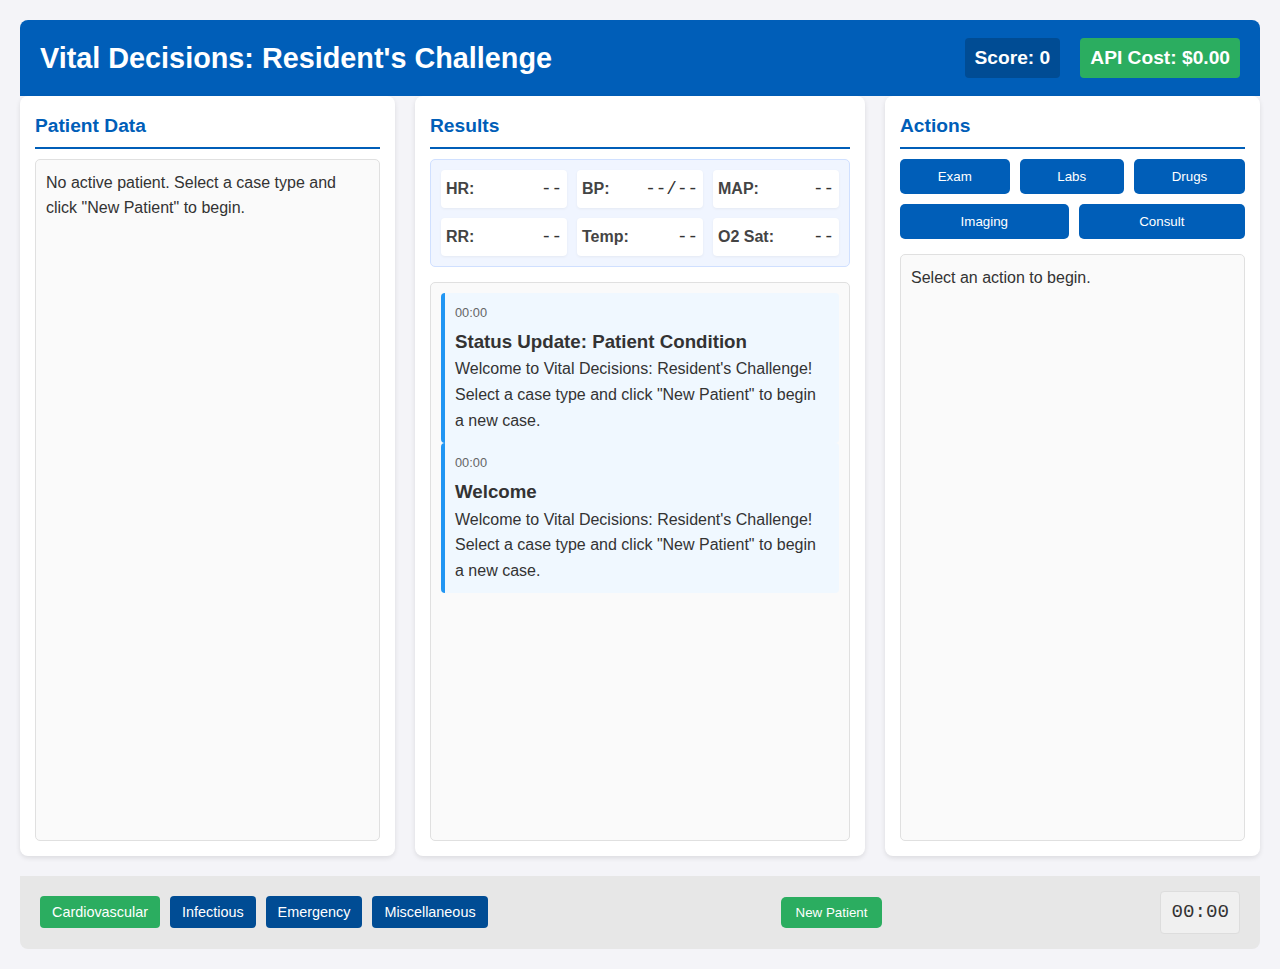
<file: improved.html>
<!DOCTYPE html>
<html lang="en">
<head>
    <meta charset="UTF-8">
    <meta name="viewport" content="width=device-width, initial-scale=1.0">
    <title>Vital Decisions: Resident's Challenge</title>
    <style>
        /* Reset and base styles */
        * {
            margin: 0;
            padding: 0;
            box-sizing: border-box;
        }

        body {
            font-family: 'Arial', sans-serif;
            line-height: 1.6;
            color: #333;
            background-color: #f4f4f8;
            padding: 20px;
        }

        header {
            background-color: #005EB8;
            color: white;
            padding: 15px 20px;
            display: flex;
            justify-content: space-between;
            align-items: center;
            border-radius: 8px 8px 0 0;
        }

        footer {
            background-color: #e7e7e7;
            padding: 15px 20px;
            display: flex;
            justify-content: space-between;
            align-items: center;
            border-radius: 0 0 8px 8px;
        }

        h1 {
            font-size: 1.8rem;
            margin: 0;
        }

        h2 {
            font-size: 1.2rem;
            margin-bottom: 10px;
            color: #005EB8;
            border-bottom: 2px solid #005EB8;
            padding-bottom: 5px;
        }

        /* Game container and panels */
        .game-container {
            display: grid;
            grid-template-columns: 1fr 1.2fr 1fr;
            gap: 20px;
            margin-bottom: 20px;
            height: calc(100vh - 140px);
        }

        .panel {
            background-color: white;
            border-radius: 8px;
            box-shadow: 0 2px 5px rgba(0, 0, 0, 0.1);
            padding: 15px;
            display: flex;
            flex-direction: column;
            height: 100%;
        }

        .scrollable-content {
            flex-grow: 1;
            overflow-y: auto;
            padding: 10px;
            border: 1px solid #e0e0e0;
            border-radius: 5px;
            background-color: #fafafa;
        }

        /* Vitals section */
        .vitals-container {
            display: grid;
            grid-template-columns: repeat(3, 1fr);
            gap: 10px;
            margin-bottom: 15px;
            padding: 10px;
            background-color: #f0f5ff;
            border-radius: 5px;
            border: 1px solid #d0e0ff;
        }

        .vital-sign {
            display: flex;
            align-items: center;
            justify-content: space-between;
            padding: 5px;
            background-color: white;
            border-radius: 4px;
            box-shadow: 0 1px 3px rgba(0, 0, 0, 0.05);
        }

        .vital-label {
            font-weight: bold;
            color: #444;
        }

        .vital-value {
            font-family: monospace;
            font-size: 1.1rem;
        }

        .vital-value.high {
            color: #d32f2f;
        }

        .vital-value.low {
            color: #1976d2;
        }

        /* Action buttons */
        .action-buttons {
            display: flex;
            flex-wrap: wrap;
            gap: 10px;
            margin-bottom: 15px;
        }

        .action-btn {
            background-color: #005EB8;
            color: white;
            border: none;
            padding: 10px 15px;
            border-radius: 5px;
            cursor: pointer;
            transition: background-color 0.2s;
            flex-grow: 1;
            min-width: 100px;
            text-align: center;
        }

        .action-btn:hover {
            background-color: #004C94;
        }

        .action-btn.active {
            background-color: #003A70;
        }

        /* Additional elements */
        .score-container {
            font-size: 1.2rem;
            font-weight: bold;
            background-color: #004C94;
            padding: 5px 10px;
            border-radius: 4px;
        }

        .cost-container {
            font-size: 1.2rem;
            font-weight: bold;
            background-color: #2BAD60;
            padding: 5px 10px;
            border-radius: 4px;
            margin-left: 10px;
        }

        #new-patient-btn {
            background-color: #2BAD60;
            color: white;
            border: none;
            padding: 8px 15px;
            border-radius: 5px;
            cursor: pointer;
            transition: background-color 0.2s;
        }

        #new-patient-btn:hover {
            background-color: #1F9250;
        }

        .time-display {
            font-family: monospace;
            font-size: 1.2rem;
            background-color: #f0f0f0;
            padding: 5px 10px;
            border-radius: 4px;
            border: 1px solid #ddd;
        }

        /* Utility classes for result log entries */
        .log-entry {
            margin-bottom: a0px;
            padding: 10px;
            border-radius: 4px;
            border-left: 4px solid #ccc;
        }

        .log-entry-normal {
            border-left-color: #2BAD60;
            background-color: #f0fff5;
        }

        .log-entry-abnormal {
            border-left-color: #f44336;
            background-color: #fff0f0;
        }

        .log-entry-info {
            border-left-color: #2196F3;
            background-color: #f0f8ff;
        }

        .timestamp {
            font-size: 0.8rem;
            color: #666;
            margin-bottom: 3px;
        }

        /* Action grids */
        .action-grid {
            display: grid;
            grid-template-columns: repeat(auto-fill, minmax(150px, 1fr));
            gap: 10px;
            margin-bottom: 15px;
        }

        .action-option-btn {
            background-color: #e0e0e0;
            color: #333;
            border: none;
            padding: 8px 12px;
            border-radius: 4px;
            cursor: pointer;
            transition: background-color 0.2s;
            width: 100%;
            text-align: left;
        }

        .action-option-btn:hover {
            background-color: #d0d0d0;
        }

        /* Lab categories */
        .lab-category, .medication-category {
            margin-bottom: 20px;
        }

        /* Medication form */
        .medication-form {
            background-color: #f9f9f9;
            padding: 15px;
            border-radius: 5px;
            border: 1px solid #e0e0e0;
        }

        .form-group {
            margin-bottom: 15px;
        }

        .form-group label {
            display: block;
            margin-bottom: 5px;
            font-weight: bold;
        }

        .form-group input, .form-group select {
            width: 100%;
            padding: 8px;
            border: 1px solid #ccc;
            border-radius: 4px;
        }

        .form-actions {
            display: flex;
            gap: 10px;
            margin-top: 20px;
        }

        .primary-btn {
            background-color: #005EB8;
            color: white;
            border: none;
            padding: 8px 15px;
            border-radius: 4px;
            cursor: pointer;
        }

        .secondary-btn {
            background-color: #e0e0e0;
            color: #333;
            border: none;
            padding: 8px 15px;
            border-radius: 4px;
            cursor: pointer;
        }

        /* Case type selector */
        .case-type-selector {
            display: flex;
            gap: 10px;
            margin-right: 15px;
        }

        .case-type-btn {
            background-color: #004C94;
            color: white;
            border: none;
            padding: 8px 12px;
            border-radius: 4px;
            cursor: pointer;
            transition: background-color 0.2s;
            font-size: 0.9rem;
        }

        .case-type-btn:hover {
            background-color: #003A70;
        }

        .case-type-btn.active {
            background-color: #2BAD60;
        }

        /* Metrics display */
        .metrics-display {
            display: flex;
            gap: 10px;
            align-items: center;
        }

        /* Disable state */
        .disabled {
            opacity: 0.6;
            cursor: not-allowed;
        }
    </style>
</head>
<body>
    <header>
        <h1>Vital Decisions: Resident's Challenge</h1>
        <div class="metrics-display">
            <div class="score-container">Score: <span id="score">0</span></div>
            <div class="cost-container">API Cost: $<span id="api-cost">0.00</span></div>
        </div>
    </header>

    <main class="game-container">
        <section id="data-panel" class="panel">
            <h2>Patient Data</h2>
            <div id="patient-info" class="scrollable-content">
                <!-- Patient information will be populated here -->
                <p>No active patient. Select a case type and click "New Patient" to begin.</p>
            </div>
        </section>

        <section id="results-panel" class="panel">
            <h2>Results</h2>
            <div id="vitals" class="vitals-container">
                <div class="vital-sign">
                    <span class="vital-label">HR:</span>
                    <span id="heart-rate" class="vital-value">--</span>
                </div>
                <div class="vital-sign">
                    <span class="vital-label">BP:</span>
                    <span id="blood-pressure" class="vital-value">--/--</span>
                </div>
                <div class="vital-sign">
                    <span class="vital-label">MAP:</span>
                    <span id="mean-arterial-pressure" class="vital-value">--</span>
                </div>
                <div class="vital-sign">
                    <span class="vital-label">RR:</span>
                    <span id="respiratory-rate" class="vital-value">--</span>
                </div>
                <div class="vital-sign">
                    <span class="vital-label">Temp:</span>
                    <span id="temperature" class="vital-value">--</span>
                </div>
                <div class="vital-sign">
                    <span class="vital-label">O2 Sat:</span>
                    <span id="oxygen-saturation" class="vital-value">--</span>
                </div>
            </div>
            <div id="results-log" class="scrollable-content">
                <!-- Results from labs, patient updates, etc. will appear here -->
                <div class="log-entry log-entry-info">
                    <div class="timestamp">00:00</div>
                    <h3>Welcome</h3>
                    <div class="log-content">
                        <p>Welcome to Vital Decisions: Resident's Challenge! Select a case type and click "New Patient" to begin a new case.</p>
                    </div>
                </div>
            </div>
        </section>

        <section id="actions-panel" class="panel">
            <h2>Actions</h2>
            <div class="action-buttons">
                <button id="exam-btn" class="action-btn">Exam</button>
                <button id="labs-btn" class="action-btn">Labs</button>
                <button id="drugs-btn" class="action-btn">Drugs</button>
                <button id="imaging-btn" class="action-btn">Imaging</button>
                <button id="consult-btn" class="action-btn">Consult</button>
            </div>
            <div id="action-content" class="scrollable-content">
                <!-- Dynamic content based on selected action will appear here -->
                <p>Select an action to begin.</p>
            </div>
        </section>
    </main>

    <footer>
        <div class="case-type-selector">
            <button id="case-cardio" class="case-type-btn active">Cardiovascular</button>
            <button id="case-infectious" class="case-type-btn">Infectious</button>
            <button id="case-emergency" class="case-type-btn">Emergency</button>
            <button id="case-misc" class="case-type-btn">Miscellaneous</button>
        </div>
        <button id="new-patient-btn">New Patient</button>
        <div class="time-display">
            <span id="game-time">00:00</span>
        </div>
    </footer>

<script>
// Simulation mode - set to true to use mock data instead of API calls
const SIMULATION_MODE = false;

// Reference data for the game
const gameData = {
    // Normal ranges for common lab values
    labRanges: {
        // Complete Blood Count
        "WBC": { min: 4.5, max: 11.0, unit: "x10^9/L" },
        "RBC": { min: 4.5, max: 5.9, unit: "x10^12/L" },
        "Hemoglobin": { min: 13.5, max: 17.5, unit: "g/dL" },
        "Hematocrit": { min: 41, max: 53, unit: "%" },
        "Platelets": { min: 150, max: 450, unit: "x10^9/L" },
        
        // Basic Metabolic Panel
        "Sodium": { min: 135, max: 145, unit: "mmol/L" },
        "Potassium": { min: 3.5, max: 5.0, unit: "mmol/L" },
        "Chloride": { min: 96, max: 106, unit: "mmol/L" },
        "CO2": { min: 23, max: 29, unit: "mmol/L" },
        "BUN": { min: 7, max: 20, unit: "mg/dL" },
        "Creatinine": { min: 0.6, max: 1.2, unit: "mg/dL" },
        "Glucose": { min: 70, max: 100, unit: "mg/dL" },
        "Calcium": { min: 8.5, max: 10.5, unit: "mg/dL" },
        
        // Liver Function Tests
        "AST": { min: 5, max: 40, unit: "U/L" },
        "ALT": { min: 7, max: 56, unit: "U/L" },
        "ALP": { min: 44, max: 147, unit: "U/L" },
        "Total Bilirubin": { min: 0.1, max: 1.2, unit: "mg/dL" },
        "Direct Bilirubin": { min: 0.0, max: 0.3, unit: "mg/dL" },
        "Albumin": { min: 3.4, max: 5.4, unit: "g/dL" },
        "Total Protein": { min: 6.0, max: 8.3, unit: "g/dL" },
        
        // More categories omitted for brevity
    },
    
    // Available lab test categories
    labTests: {
        "Complete Blood Count": [
            "WBC", "RBC", "Hemoglobin", "Hematocrit", "Platelets", "Differential"
        ],
        "Basic Metabolic Panel": [
            "Sodium", "Potassium", "Chloride", "CO2", "BUN", "Creatinine", "Glucose", "Calcium"
        ],
        "Comprehensive Metabolic Panel": [
            "Sodium", "Potassium", "Chloride", "CO2", "BUN", "Creatinine", "Glucose", "Calcium",
            "AST", "ALT", "ALP", "Total Bilirubin", "Albumin", "Total Protein"
        ],
        "Liver Function Tests": [
            "AST", "ALT", "ALP", "Total Bilirubin", "Direct Bilirubin", "Albumin", "Total Protein"
        ],
        "Cardiac Markers": [
            "Troponin I", "Troponin T", "CK-MB", "BNP"
        ]
        // More categories omitted for brevity
    },
    
    // Available imaging studies
    imagingStudies: [
        "Chest X-ray",
        "Abdominal X-ray",
        "Head CT",
        "Chest CT",
        "Abdominal CT"
        // More studies omitted for brevity
    ],
    
    // Common medication categories
    medicationCategories: {
        "Antibiotics": [
            "Amoxicillin", "Azithromycin", "Ceftriaxone", "Ciprofloxacin"
        ],
        "Cardiovascular": [
            "Amlodipine", "Atenolol", "Carvedilol", "Metoprolol", "Nitroglycerin"
        ],
        "Respiratory": [
            "Albuterol", "Budesonide", "Fluticasone", "Ipratropium"
        ]
        // More categories omitted for brevity
    },
    
    // Vital signs normal ranges
    vitalSignRanges: {
        "heartRate": { min: 60, max: 100, unit: "bpm" },
        "bloodPressure": { 
            "systolic": { min: 90, max: 140, unit: "mmHg" },
            "diastolic": { min: 60, max: 90, unit: "mmHg" }
        },
        "meanArterialPressure": { min: 70, max: 100, unit: "mmHg" },
        "respiratoryRate": { min: 12, max: 20, unit: "breaths/min" },
        "temperature": { min: 36.5, max: 37.5, unit: "°C" },
        "oxygenSaturation": { min: 95, max: 100, unit: "%" }
    },
    
    // Available physical exam components
    physicalExamComponents: [
        "General Appearance",
        "HEENT (Head, Eyes, Ears, Nose, Throat)",
        "Neck",
        "Cardiovascular",
        "Pulmonary",
        "Abdominal",
        "Extremities",
        "Neurological",
        "Skin"
    ],
    
    // Available specialist consultations
    consultations: [
        "Cardiology",
        "Pulmonology",
        "Gastroenterology",
        "Neurology",
        "Nephrology",
        "Infectious Disease"
    ],
    
    // Common medication effects on vital signs
    medicationEffects: {
        // Beta blockers
        "Metoprolol": {
            "heartRate": -0.2, // 20% reduction
            "bloodPressure": {
                "systolic": -0.15, // 15% reduction
                "diastolic": -0.1 // 10% reduction
            },
            "doseResponse": true, // Effects are dose-dependent
            "compensatoryMechanisms": {
                "respiratoryRate": 0.05 // Slight increase
            }
        }
        // More medication effects omitted for brevity
    }
};

// API Service for handling API requests
const apiService = {
    apiKey: "sk-e69yagfy1LbeuHU7wUpAIg",
    url: "https://api.ppq.ai/chat/completions",
    model: "claude-3.5-sonnet",
    apiCallCount: 0,
    apiCostPerCall: 0.01, // $0.01 per call
    
    updateApiCost: function() {
        this.apiCallCount++;
        const totalCost = (this.apiCallCount * this.apiCostPerCall).toFixed(2);
        document.getElementById('api-cost').textContent = totalCost;
        console.log(`API call made - new cost: $${totalCost}`);
    },
    
    sendRequest: async function(messages) {
        if (SIMULATION_MODE) {
            // In simulation mode, just return mock data
            this.updateApiCost();
            return this.getMockResponse(messages);
        }
        
        try {
            const headers = {
                "Content-Type": "application/json",
                "Authorization": `Bearer ${this.apiKey}`
            };

            const data = {
                model: this.model,
                messages: messages
            };

            const response = await fetch(this.url, {
                method: 'POST',
                headers: headers,
                body: JSON.stringify(data)
            });

            if (!response.ok) {
                throw new Error(`API error: ${response.status} ${response.statusText}`);
            }

            // Increment API call count and update cost
            this.updateApiCost();

            const responseData = await response.json();
            return responseData;
        } catch (error) {
            console.error('API Request Error:', error);
            alert(`API Error: ${error.message}. Using simulation mode instead.`);
            // If API fails, fall back to simulation mode
            this.updateApiCost();
            return this.getMockResponse(messages);
        }
    },
    
    getMockResponse: function(messages) {
        // Generate mock data based on the type of request
        const userMessage = messages.find(m => m.role === "user")?.content || "";
        
        if (userMessage.includes("Generate a new patient case")) {
            // Mock patient generation
            const caseType = userMessage.includes("cardiovascular") ? "cardiovascular" : 
                           userMessage.includes("infectious") ? "infectious" :
                           userMessage.includes("emergency") ? "emergency" : "miscellaneous";
            
            return {
                choices: [{
                    message: {
                        content: JSON.stringify({
                            patientInfo: {
                                name: "John Smith",
                                age: 54,
                                gender: "Male",
                                medicalHistory: ["Hypertension", "Type 2 Diabetes", "Smoker (15 pack-years)"],
                                chiefComplaint: caseType === "cardiovascular" ? "Chest pain for 2 hours" :
                                              caseType === "infectious" ? "Fever for 3 days" :
                                              caseType === "emergency" ? "Sudden severe headache" : 
                                              "Fatigue and weight loss for 2 months"
                            },
                            vitalSigns: {
                                heartRate: 95,
                                bloodPressure: {
                                    systolic: 155,
                                    diastolic: 95
                                },
                                respiratoryRate: 18,
                                temperature: 37.2,
                                oxygenSaturation: 96
                            },
                            condition: {
                                name: caseType === "cardiovascular" ? "Acute Coronary Syndrome" :
                                     caseType === "infectious" ? "Community-Acquired Pneumonia" :
                                     caseType === "emergency" ? "Subarachnoid Hemorrhage" : 
                                     "Hypothyroidism",
                                severity: "moderate",
                                duration: "acute"
                            }
                        })
                    }
                }]
            };
        } else if (userMessage.includes("Player action:")) {
            // Mock action response
            const action = userMessage.includes("physical_exam") ? "physical_exam" :
                         userMessage.includes("lab_test") ? "lab_test" :
                         userMessage.includes("medication") ? "medication" :
                         userMessage.includes("imaging") ? "imaging" : "consultation";
            
            return {
                choices: [{
                    message: {
                        content: JSON.stringify({
                            result: {
                                description: `Findings from ${action} action. This is a simulated response.`,
                                interpretation: "Normal findings with some minor abnormalities.",
                                values: {
                                    "Sodium": 138,
                                    "Potassium": 4.2,
                                    "WBC": 9.5
                                }
                            },
                            vitalSignsChange: {
                                heartRate: action === "medication" ? 85 : null,
                                bloodPressure: {
                                    systolic: action === "medication" ? 145 : null,
                                    diastolic: action === "medication" ? 90 : null
                                },
                                respiratoryRate: null,
                                temperature: null,
                                oxygenSaturation: null
                            },
                            conditionChange: {
                                improved: action === "medication",
                                worsened: false,
                                description: action === "medication" ? "Patient's condition is slightly improved." : "No significant change."
                            },
                            scoringImpact: {
                                points: 5,
                                explanation: "Appropriate action for the patient's condition."
                            }
                        })
                    }
                }]
            };
        }
        
        // Default response if none of the above match
        return {
            choices: [{
                message: {
                    content: JSON.stringify({
                        result: {
                            description: "This is a simulated response.",
                            interpretation: "No specific findings.",
                            values: {}
                        },
                        vitalSignsChange: null,
                        conditionChange: {
                            improved: false,
                            worsened: false,
                            description: "No change."
                        },
                        scoringImpact: {
                            points: 0,
                            explanation: "Neutral action."
                        }
                    })
                }
            }]
        };
    },
    
    generatePatient: async function(parameters = {}) {
        console.log("Generating patient with parameters:", parameters);
        
        const systemPrompt = `You are a medical AI that generates realistic patient cases for a medical diagnostic game. Create a patient with a specific ${parameters.caseType || "internal medicine"} condition, including relevant history, physical exam findings, vital signs, and labs that would be consistent with the condition. Format the response as a JSON object.`;

        const userPrompt = `Generate a new patient case with the following parameters: ${JSON.stringify(parameters)}. Make sure all vitals and findings are consistent with the underlying condition but do not make the diagnosis too obvious.`;

        const messages = [
            { role: "system", content: systemPrompt },
            { role: "user", content: userPrompt }
        ];

        const response = await this.sendRequest(messages);
        
        try {
            // Extract JSON from the response
            const responseContent = response.choices[0].message.content;
            const patientData = JSON.parse(responseContent);
            
            // Calculate MAP if not provided
            if (!patientData.vitalSigns.meanArterialPressure && patientData.vitalSigns.bloodPressure) {
                const systolic = patientData.vitalSigns.bloodPressure.systolic;
                const diastolic = patientData.vitalSigns.bloodPressure.diastolic;
                patientData.vitalSigns.meanArterialPressure = Math.round((diastolic * 2 + systolic) / 3);
            }
            
            return patientData;
        } catch (error) {
            console.error('Error parsing patient data:', error);
            throw new Error('Failed to generate patient data');
        }
    },
    
    processAction: async function(patientData, action, actionDetails) {
        console.log("Processing action:", action, "with details:", actionDetails);
        
        const systemPrompt = `You are a medical AI that simulates patient responses to diagnostic and treatment actions in a medical simulation game. Respond with realistic clinical outcomes based on the patient's condition and the action taken. Format your response as a JSON object.`;

        const userPrompt = `Current patient: ${JSON.stringify(patientData)}
        
        Player action: ${action}
        Action details: ${JSON.stringify(actionDetails)}
        
        Provide a realistic response to this action, including any changes to vital signs, condition status, and impact on scoring.`;

        const messages = [
            { role: "system", content: systemPrompt },
            { role: "user", content: userPrompt }
        ];

        const response = await this.sendRequest(messages);
        
        try {
            // Extract JSON from the response
            const responseContent = response.choices[0].message.content;
            const actionResult = JSON.parse(responseContent);
            return actionResult;
        } catch (error) {
            console.error('Error parsing action result:', error);
            throw new Error('Failed to process action');
        }
    }
};

// Physiological Model for predictive drug responses
const physiologicalModel = {
    calculateMedicationEffect: function(medication, details, currentVitals) {
        const effects = gameData.medicationEffects[medication];
        if (!effects) {
            // If medication effects not defined, apply small generic effects
            return {
                heartRate: currentVitals.heartRate - 5,
                bloodPressure: {
                    systolic: currentVitals.bloodPressure.systolic - 5,
                    diastolic: currentVitals.bloodPressure.diastolic - 3
                },
                respiratoryRate: currentVitals.respiratoryRate,
                temperature: currentVitals.temperature,
                oxygenSaturation: currentVitals.oxygenSaturation,
                meanArterialPressure: Math.round(((currentVitals.bloodPressure.diastolic - 3) * 2 + 
                                                  (currentVitals.bloodPressure.systolic - 5)) / 3)
            };
        }
        
        // Get dose multiplier (simplified for this version)
        let doseMultiplier = 1.0;
        
        // Create modified vitals
        let newVitals = {
            heartRate: currentVitals.heartRate,
            bloodPressure: {
                systolic: currentVitals.bloodPressure.systolic,
                diastolic: currentVitals.bloodPressure.diastolic
            },
            respiratoryRate: currentVitals.respiratoryRate,
            temperature: currentVitals.temperature,
            oxygenSaturation: currentVitals.oxygenSaturation
        };
        
        // Apply effects
        if (effects.heartRate) {
            const change = currentVitals.heartRate * effects.heartRate * doseMultiplier;
            newVitals.heartRate = Math.round(currentVitals.heartRate + change);
        }
        
        if (effects.bloodPressure) {
            if (effects.bloodPressure.systolic) {
                const change = currentVitals.bloodPressure.systolic * effects.bloodPressure.systolic * doseMultiplier;
                newVitals.bloodPressure.systolic = Math.round(currentVitals.bloodPressure.systolic + change);
            }
            
            if (effects.bloodPressure.diastolic) {
                const change = currentVitals.bloodPressure.diastolic * effects.bloodPressure.diastolic * doseMultiplier;
                newVitals.bloodPressure.diastolic = Math.round(currentVitals.bloodPressure.diastolic + change);
            }
        }
        
        // Calculate MAP
        newVitals.meanArterialPressure = Math.round((newVitals.bloodPressure.diastolic * 2 + 
                                                     newVitals.bloodPressure.systolic) / 3);
        
        return newVitals;
    }
};

// Patient Manager
const patientManager = {
    data: null,
    vitalHistory: [],
    actionHistory: [],
    isActive: false,
    timeElapsed: 0,
    vitalUpdateInterval: null,
    caseType: "cardiovascular", // Default case type
    
    setCaseType: function(type) {
        this.caseType = type;
        console.log("Case type set to:", type);
    },
    
    async generateNewPatient() {
        try {
            // Clear any existing patient data
            this.resetPatient();
            
            // Generate patient data using API
            this.data = await apiService.generatePatient({ caseType: this.caseType });
            console.log("Patient generated:", this.data);
            
            // Make sure MAP is calculated
            if (!this.data.vitalSigns.meanArterialPressure) {
                const systolic = this.data.vitalSigns.bloodPressure.systolic;
                const diastolic = this.data.vitalSigns.bloodPressure.diastolic;
                this.data.vitalSigns.meanArterialPressure = Math.round((diastolic * 2 + systolic) / 3);
            }
            
            // Record vital signs
            this.recordVitalSigns(this.data.vitalSigns);
            
            // Mark patient as active
            this.isActive = true;
            
            // Start vital signs updates
            this.startVitalSignsUpdates();
            
            return this.data;
        } catch (error) {
            console.error('Error generating patient:', error);
            alert('Error generating patient. Please try again.');
            throw error;
        }
    },
    
    resetPatient: function() {
        this.stopVitalSignsUpdates();
        this.data = null;
        this.vitalHistory = [];
        this.actionHistory = [];
        this.isActive = false;
        this.timeElapsed = 0;
    },
    
    recordVitalSigns: function(vitalSigns) {
        this.vitalHistory.push({
            timestamp: this.timeElapsed,
            vitals: { ...vitalSigns }
        });
    },
    
    startVitalSignsUpdates: function() {
        // Update vitals every 10 seconds
        this.vitalUpdateInterval = setInterval(() => {
            this.updateVitalSigns();
            this.timeElapsed += 10;
        }, 10000);
    },
    
    stopVitalSignsUpdates: function() {
        if (this.vitalUpdateInterval) {
            clearInterval(this.vitalUpdateInterval);
            this.vitalUpdateInterval = null;
        }
    },
    
    updateVitalSigns: function() {
        if (!this.isActive || !this.data) return;
        
        // Get current vitals
        const currentVitals = { ...this.data.vitalSigns };
        
        // Apply small random variations to vitals to simulate natural changes
        currentVitals.heartRate = this.addVariation(currentVitals.heartRate, 5);
        currentVitals.bloodPressure.systolic = this.addVariation(currentVitals.bloodPressure.systolic, 5);
        currentVitals.bloodPressure.diastolic = this.addVariation(currentVitals.bloodPressure.diastolic, 3);
        currentVitals.respiratoryRate = this.addVariation(currentVitals.respiratoryRate, 2);
        currentVitals.temperature = this.addVariation(currentVitals.temperature, 0.2);
        currentVitals.oxygenSaturation = Math.min(100, this.addVariation(currentVitals.oxygenSaturation, 1));
        
        // Calculate MAP
        currentVitals.meanArterialPressure = Math.round((currentVitals.bloodPressure.diastolic * 2 + currentVitals.bloodPressure.systolic) / 3);
        
        // Update the current vitals
        this.data.vitalSigns = currentVitals;
        
        // Record the updated vitals
        this.recordVitalSigns(currentVitals);
        
        // Update UI
        resultsManager.updateVitalSigns(currentVitals);
    },
    
    addVariation: function(value, maxChange) {
        const variation = (Math.random() * 2 - 1) * maxChange;
        return Math.round((value + variation) * 10) / 10;
    },
    
    async processAction(action, details) {
        if (!this.isActive || !this.data) {
            throw new Error('No active patient');
        }
        
        try {
            console.log("Processing action:", action, "with details:", details);
            
            let result;
            
            // For medications, apply physiological model effects
            if (action === 'medication' && details.medication) {
                // Get initial vitals
                const previousVitals = { ...this.data.vitalSigns };
                
                // Calculate medication effects
                const newVitals = physiologicalModel.calculateMedicationEffect(
                    details.medication, 
                    details, 
                    previousVitals
                );
                
                // Process the action using API for description and other effects
                result = await apiService.processAction(this.data, action, details);
                
                // Override the API's vital sign changes with our calculated ones
                if (!result.vitalSignsChange) result.vitalSignsChange = {};
                
                result.vitalSignsChange.heartRate = newVitals.heartRate;
                result.vitalSignsChange.bloodPressure = {
                    systolic: newVitals.bloodPressure.systolic,
                    diastolic: newVitals.bloodPressure.diastolic
                };
                // Keep other vital signs as calculated by API
            } else {
                // For other actions, just use the API
                result = await apiService.processAction(this.data, action, details);
            }
            
            // Record the action
            this.actionHistory.push({
                timestamp: this.timeElapsed,
                action: action,
                details: details,
                result: result
            });
            
            // Update vital signs if there are changes
            if (result.vitalSignsChange) {
                this.applyVitalSignsChanges(result.vitalSignsChange);
            }
            
            // Update patient condition if there are changes
            if (result.conditionChange) {
                this.data.condition.improved = result.conditionChange.improved;
                this.data.condition.worsened = result.conditionChange.worsened;
                if (result.conditionChange.description) {
                    this.data.condition.statusUpdate = result.conditionChange.description;
                }
            }
            
            return result;
        } catch (error) {
            console.error('Error processing action:', error);
            alert('Error processing action. Please try again.');
            throw error;
        }
    },
    
    applyVitalSignsChanges: function(changes) {
        // Only update values that have changed (non-null)
        if (changes.heartRate !== null && changes.heartRate !== undefined) {
            this.data.vitalSigns.heartRate = changes.heartRate;
        }
        
        if (changes.bloodPressure) {
            if (changes.bloodPressure.systolic !== null && changes.bloodPressure.systolic !== undefined) {
                this.data.vitalSigns.bloodPressure.systolic = changes.bloodPressure.systolic;
            }
            if (changes.bloodPressure.diastolic !== null && changes.bloodPressure.diastolic !== undefined) {
                this.data.vitalSigns.bloodPressure.diastolic = changes.bloodPressure.diastolic;
            }
        }
        
        if (changes.respiratoryRate !== null && changes.respiratoryRate !== undefined) {
            this.data.vitalSigns.respiratoryRate = changes.respiratoryRate;
        }
        
        if (changes.temperature !== null && changes.temperature !== undefined) {
            this.data.vitalSigns.temperature = changes.temperature;
        }
        
        if (changes.oxygenSaturation !== null && changes.oxygenSaturation !== undefined) {
            this.data.vitalSigns.oxygenSaturation = changes.oxygenSaturation;
        }
        
        // Calculate MAP from current BP
        this.data.vitalSigns.meanArterialPressure = Math.round(
            (this.data.vitalSigns.bloodPressure.diastolic * 2 + 
            this.data.vitalSigns.bloodPressure.systolic) / 3
        );
        
        // Record the updated vitals
        this.recordVitalSigns(this.data.vitalSigns);
        
        // Update UI
        resultsManager.updateVitalSigns(this.data.vitalSigns);
    }
};

// Results Manager
const resultsManager = {
    updateVitalSigns: function(vitals) {
        // Update heart rate
        const heartRateElement = document.getElementById('heart-rate');
        heartRateElement.textContent = vitals.heartRate;
        this.setVitalSignStyling(
            heartRateElement, 
            vitals.heartRate, 
            gameData.vitalSignRanges.heartRate.min, 
            gameData.vitalSignRanges.heartRate.max
        );
        
        // Update blood pressure
        const bpElement = document.getElementById('blood-pressure');
        const bpText = `${vitals.bloodPressure.systolic}/${vitals.bloodPressure.diastolic}`;
        bpElement.textContent = bpText;
        const systolicNormal = (
            vitals.bloodPressure.systolic >= gameData.vitalSignRanges.bloodPressure.systolic.min && 
            vitals.bloodPressure.systolic <= gameData.vitalSignRanges.bloodPressure.systolic.max
        );
        const diastolicNormal = (
            vitals.bloodPressure.diastolic >= gameData.vitalSignRanges.bloodPressure.diastolic.min && 
            vitals.bloodPressure.diastolic <= gameData.vitalSignRanges.bloodPressure.diastolic.max
        );
        bpElement.className = 'vital-value';
        if (!systolicNormal || !diastolicNormal) {
            bpElement.classList.add(
                vitals.bloodPressure.systolic > gameData.vitalSignRanges.bloodPressure.systolic.max || 
                vitals.bloodPressure.diastolic > gameData.vitalSignRanges.bloodPressure.diastolic.max 
                    ? 'high' : 'low'
            );
        }
        
        // Calculate and update MAP
        const mapElement = document.getElementById('mean-arterial-pressure');
        const map = vitals.meanArterialPressure || 
            Math.round((vitals.bloodPressure.diastolic * 2 + vitals.bloodPressure.systolic) / 3);
        mapElement.textContent = map;
        this.setVitalSignStyling(
            mapElement, 
            map, 
            gameData.vitalSignRanges.meanArterialPressure.min, 
            gameData.vitalSignRanges.meanArterialPressure.max
        );
        
        // Update respiratory rate
        const rrElement = document.getElementById('respiratory-rate');
        rrElement.textContent = vitals.respiratoryRate;
        this.setVitalSignStyling(
            rrElement, 
            vitals.respiratoryRate, 
            gameData.vitalSignRanges.respiratoryRate.min, 
            gameData.vitalSignRanges.respiratoryRate.max
        );
        
        // Update temperature
        const tempElement = document.getElementById('temperature');
        tempElement.textContent = vitals.temperature.toFixed(1);
        this.setVitalSignStyling(
            tempElement, 
            vitals.temperature, 
            gameData.vitalSignRanges.temperature.min, 
            gameData.vitalSignRanges.temperature.max
        );
        
        // Update oxygen saturation
        const o2Element = document.getElementById('oxygen-saturation');
        o2Element.textContent = vitals.oxygenSaturation + '%';
        this.setVitalSignStyling(
            o2Element, 
            vitals.oxygenSaturation, 
            gameData.vitalSignRanges.oxygenSaturation.min, 
            gameData.vitalSignRanges.oxygenSaturation.max
        );
    },
    
    setVitalSignStyling: function(element, value, min, max) {
        // Reset classes
        element.className = 'vital-value';
        
        // Add appropriate class based on value
        if (value < min) {
            element.classList.add('low');
        } else if (value > max) {
            element.classList.add('high');
        }
    },
    
    addResultEntry: function(type, title, content, status = 'info') {
        // Create result entry container
        const entryDiv = document.createElement('div');
        entryDiv.className = `log-entry log-entry-${status}`;
        
        // Add timestamp
        const timestamp = document.createElement('div');
        timestamp.className = 'timestamp';
        timestamp.textContent = this.formatGameTime(patientManager.timeElapsed);
        entryDiv.appendChild(timestamp);
        
        // Add title
        const titleElement = document.createElement('h3');
        titleElement.textContent = `${type}: ${title}`;
        entryDiv.appendChild(titleElement);
        
        // Add content
        const contentElement = document.createElement('div');
        contentElement.className = 'log-content';
        contentElement.innerHTML = content;
        entryDiv.appendChild(contentElement);
        
        // Add to log at the top
        const resultsLogElement = document.getElementById('results-log');
        resultsLogElement.insertBefore(entryDiv, resultsLogElement.firstChild);
    },
    
    addStatusUpdate: function(update, status = 'info') {
        this.addResultEntry('Status Update', 'Patient Condition', `<p>${update}</p>`, status);
    },
    
    addLabResult: function(labName, results) {
        let contentHtml = '<p>Lab results received:</p>';
        let hasAbnormalResults = false;
        
        for (const [test, value] of Object.entries(results)) {
            if (gameData.labRanges[test]) {
                const range = gameData.labRanges[test];
                const isNormal = value >= range.min && value <= range.max;
                if (!isNormal) hasAbnormalResults = true;
                
                contentHtml += `<p>${test}: ${value} ${range.unit} (Normal: ${range.min} - ${range.max})</p>`;
            } else {
                contentHtml += `<p>${test}: ${value}</p>`;
            }
        }
        
        this.addResultEntry('Lab Result', labName, contentHtml, hasAbnormalResults ? 'abnormal' : 'normal');
    },
    
    addExamResult: function(examComponent, result, hasAbnormalFindings) {
        this.addResultEntry(
            'Physical Exam', 
            examComponent, 
            `<p>${result}</p>`, 
            hasAbnormalFindings ? 'abnormal' : 'normal'
        );
    },
    
    addMedicationResponse: function(medication, response, isPositive) {
        this.addResultEntry(
            'Medication', 
            medication, 
            `<p>${response}</p>`, 
            isPositive ? 'normal' : 'abnormal'
        );
    },
    
    addImagingResult: function(imagingType, result, hasFindings) {
        this.addResultEntry(
            'Imaging', 
            imagingType, 
            `<p>${result}</p>`, 
            hasFindings ? 'abnormal' : 'normal'
        );
    },
    
    addConsultationResult: function(specialist, response) {
        this.addResultEntry(
            'Consultation', 
            specialist, 
            `<p>${response}</p>`, 
            'info'
        );
    },
    
    formatGameTime: function(seconds) {
        const minutes = Math.floor(seconds / 60);
        const remainingSeconds = seconds % 60;
        return `${String(minutes).padStart(2, '0')}:${String(remainingSeconds).padStart(2, '0')}`;
    },
    
    clearResults: function() {
        // Clear results log
        document.getElementById('results-log').innerHTML = '';
        
        // Reset vital signs display
        document.getElementById('heart-rate').textContent = '--';
        document.getElementById('blood-pressure').textContent = '--/--';
        document.getElementById('mean-arterial-pressure').textContent = '--';
        document.getElementById('respiratory-rate').textContent = '--';
        document.getElementById('temperature').textContent = '--';
        document.getElementById('oxygen-saturation').textContent = '--';
        
        // Reset classes
        document.getElementById('heart-rate').className = 'vital-value';
        document.getElementById('blood-pressure').className = 'vital-value';
        document.getElementById('mean-arterial-pressure').className = 'vital-value';
        document.getElementById('respiratory-rate').className = 'vital-value';
        document.getElementById('temperature').className = 'vital-value';
        document.getElementById('oxygen-saturation').className = 'vital-value';
    }
};

// Action handlers
const actionsManager = {
    currentAction: null,
    
    selectAction: function(action) {
        console.log("Action selected:", action);
        
        // Remove active class from all buttons
        document.querySelectorAll('.action-btn').forEach(button => {
            button.classList.remove('active');
        });
        
        // Add active class to selected button
        document.getElementById(`${action}-btn`).classList.add('active');
        
        // Set current action
        this.currentAction = action;
        
        // Show appropriate interface
        switch (action) {
            case 'exam':
                this.showExamInterface();
                break;
            case 'labs':
                this.showLabsInterface();
                break;
            case 'drugs':
                this.showDrugsInterface();
                break;
            case 'imaging':
                this.showImagingInterface();
                break;
            case 'consult':
                this.showConsultInterface();
                break;
            default:
                document.getElementById('action-content').innerHTML = '<p>Select an action to continue.</p>';
        }
    },
    
    showExamInterface: function() {
        let html = '<h3>Physical Examination</h3>';
        html += '<p>Select components to examine:</p>';
        
        html += '<div class="action-grid">';
        for (const component of gameData.physicalExamComponents) {
            html += `
                <div class="action-item">
                    <button class="action-option-btn" data-exam="${component}" onclick="actionsManager.performExam('${component}')">
                        ${component}
                    </button>
                </div>
            `;
        }
        html += '</div>';
        
        document.getElementById('action-content').innerHTML = html;
    },
    
    showLabsInterface: function() {
        let html = '<h3>Laboratory Tests</h3>';
        html += '<p>Select tests to order:</p>';
        
        html += '<div class="lab-categories">';
        for (const [category, tests] of Object.entries(gameData.labTests)) {
            html += `
                <div class="lab-category">
                    <h4>${category}</h4>
                    <div class="action-grid">
            `;
            
            for (const test of tests) {
                html += `
                    <div class="action-item">
                        <button class="action-option-btn" onclick="actionsManager.orderLabTest('${test}', '${category}')">
                            ${test}
                        </button>
                    </div>
                `;
            }
            
            html += `
                    </div>
                </div>
            `;
        }
        html += '</div>';
        
        document.getElementById('action-content').innerHTML = html;
    },
    
    showDrugsInterface: function() {
        let html = '<h3>Medications</h3>';
        html += '<p>Select medication to administer:</p>';
        
        html += '<div class="medication-categories">';
        for (const [category, medications] of Object.entries(gameData.medicationCategories)) {
            html += `
                <div class="medication-category">
                    <h4>${category}</h4>
                    <div class="action-grid">
            `;
            
            for (const medication of medications) {
                html += `
                    <div class="action-item">
                        <button class="action-option-btn" onclick="actionsManager.showMedicationDosageForm('${medication}', '${category}')">
                            ${medication}
                        </button>
                    </div>
                `;
            }
            
            html += `
                    </div>
                </div>
            `;
        }
        html += '</div>';
        
        document.getElementById('action-content').innerHTML = html;
    },
    
    showImagingInterface: function() {
        let html = '<h3>Imaging Studies</h3>';
        html += '<p>Select imaging to order:</p>';
        
        html += '<div class="action-grid">';
        for (const study of gameData.imagingStudies) {
            html += `
                <div class="action-item">
                    <button class="action-option-btn" onclick="actionsManager.orderImaging('${study}')">
                        ${study}
                    </button>
                </div>
            `;
        }
        html += '</div>';
        
        document.getElementById('action-content').innerHTML = html;
    },
    
    showConsultInterface: function() {
        let html = '<h3>Specialist Consultation</h3>';
        html += '<p>Select specialist to consult:</p>';
        
        html += '<div class="action-grid">';
        for (const specialist of gameData.consultations) {
            html += `
                <div class="action-item">
                    <button class="action-option-btn" onclick="actionsManager.requestConsultation('${specialist}')">
                        ${specialist}
                    </button>
                </div>
            `;
        }
        html += '</div>';
        
        document.getElementById('action-content').innerHTML = html;
    },
    
    showMedicationDosageForm: function(medication, category) {
        let html = `<h3>Administer ${medication}</h3>`;
        
        html += `
            <form id="medication-form" onsubmit="event.preventDefault(); actionsManager.administerMedication('${medication}', '${category}');">
                <div class="form-group">
                    <label for="medication-dose">Dose:</label>
                    <input type="text" id="medication-dose" required placeholder="e.g. 5 mg, 500 mcg, 1 g">
                </div>
                <div class="form-group">
                    <label for="medication-route">Route:</label>
                    <select id="medication-route" required>
                        <option value="IV">IV</option>
                        <option value="PO">PO (Oral)</option>
                        <option value="IM">IM</option>
                        <option value="SC">Subcutaneous</option>
                        <option value="Inhaled">Inhaled</option>
                        <option value="Topical">Topical</option>
                    </select>
                </div>
                <div class="form-group">
                    <label for="medication-frequency">Frequency:</label>
                    <select id="medication-frequency" required>
                        <option value="Once">Once</option>
                        <option value="PRN">PRN (As needed)</option>
                        <option value="Q4H">Q4H (Every 4 hours)</option>
                        <option value="Q6H">Q6H (Every 6 hours)</option>
                        <option value="Q8H">Q8H (Every 8 hours)</option>
                        <option value="Q12H">Q12H (Every 12 hours)</option>
                        <option value="Daily">Daily</option>
                        <option value="BID">BID (Twice daily)</option>
                        <option value="TID">TID (Three times daily)</option>
                    </select>
                </div>
                <div class="form-actions">
                    <button type="submit" class="primary-btn">Administer</button>
                    <button type="button" class="secondary-btn" onclick="actionsManager.showDrugsInterface()">Cancel</button>
                </div>
            </form>
        `;
        
        document.getElementById('action-content').innerHTML = html;
    },
    
    async performExam(component) {
        try {
            this.disableButtons();
            
            // Process the exam action
            const result = await patientManager.processAction('physical_exam', { component: component });
            
            // Add result to the results log
            resultsManager.addExamResult(
                component, 
                result.result.description, 
                result.conditionChange && result.conditionChange.worsened
            );
            
            // Update score
            gameManager.updateScore(result.scoringImpact.points, result.scoringImpact.explanation);
            
            this.enableButtons();
        } catch (error) {
            console.error('Error performing exam:', error);
            resultsManager.addStatusUpdate('Error performing examination. Please try again.', 'abnormal');
            this.enableButtons();
        }
    },
    
    async orderLabTest(test, category) {
        try {
            this.disableButtons();
            
            // Process the lab test action
            const result = await patientManager.processAction('lab_test', { 
                test: test,
                category: category
            });
            
            // Add result to the results log
            if (test !== category) {
                // Individual test
                const labResults = {};
                labResults[test] = result.result.values[test] || 'No result';
                resultsManager.addLabResult(test, labResults);
            } else {
                // Panel test
                resultsManager.addLabResult(category, result.result.values);
            }
            
            // Update score
            gameManager.updateScore(result.scoringImpact.points, result.scoringImpact.explanation);
            
            this.enableButtons();
        } catch (error) {
            console.error('Error ordering lab test:', error);
            resultsManager.addStatusUpdate('Error ordering laboratory test. Please try again.', 'abnormal');
            this.enableButtons();
        }
    },
    
    async administerMedication(medication, category) {
        try {
            this.disableButtons();
            
            const dose = document.getElementById('medication-dose').value;
            const route = document.getElementById('medication-route').value;
            const frequency = document.getElementById('medication-frequency').value;
            
            // Process the medication action
            const result = await patientManager.processAction('medication', {
                medication: medication,
                category: category,
                dose: dose,
                route: route,
                frequency: frequency
            });
            
            // Add result to the results log
            resultsManager.addMedicationResponse(
                `${medication} ${dose} ${route} ${frequency}`,
                result.result.description,
                !result.conditionChange.worsened
            );
            
            // Update score
            gameManager.updateScore(result.scoringImpact.points, result.scoringImpact.explanation);
            
            // Return to medications interface
            this.showDrugsInterface();
            
            this.enableButtons();
        } catch (error) {
            console.error('Error administering medication:', error);
            resultsManager.addStatusUpdate('Error administering medication. Please try again.', 'abnormal');
            this.enableButtons();
        }
    },
    
    async orderImaging(imaging) {
        try {
            this.disableButtons();
            
            // Process the imaging action
            const result = await patientManager.processAction('imaging', { study: imaging });
            
            // Add result to the results log
            resultsManager.addImagingResult(
                imaging,
                result.result.description,
                result.result.interpretation && result.result.interpretation.includes('abnormal')
            );
            
            // Update score
            gameManager.updateScore(result.scoringImpact.points, result.scoringImpact.explanation);
            
            this.enableButtons();
        } catch (error) {
            console.error('Error ordering imaging:', error);
            resultsManager.addStatusUpdate('Error ordering imaging study. Please try again.', 'abnormal');
            this.enableButtons();
        }
    },
    
    async requestConsultation(specialist) {
        try {
            this.disableButtons();
            
            // Process the consultation action
            const result = await patientManager.processAction('consultation', { specialist: specialist });
            
            // Add result to the results log
            resultsManager.addConsultationResult(specialist, result.result.description);
            
            // Update score
            gameManager.updateScore(result.scoringImpact.points, result.scoringImpact.explanation);
            
            this.enableButtons();
        } catch (error) {
            console.error('Error requesting consultation:', error);
            resultsManager.addStatusUpdate('Error requesting consultation. Please try again.', 'abnormal');
            this.enableButtons();
        }
    },
    
    disableButtons: function() {
        document.querySelectorAll('#action-content button').forEach(button => {
            button.disabled = true;
            button.classList.add('disabled');
        });
    },
    
    enableButtons: function() {
        document.querySelectorAll('#action-content button').forEach(button => {
            button.disabled = false;
            button.classList.remove('disabled');
        });
    },
    
    reset: function() {
        this.currentAction = null;
        document.querySelectorAll('.action-btn').forEach(button => {
            button.classList.remove('active');
        });
        document.getElementById('action-content').innerHTML = '<p>Select an action to begin.</p>';
    }
};

// Game Manager
const gameManager = {
    score: 0,
    gameTimer: null,
    gameTime: 0,
    
    start: function() {
        console.log("Starting game...");
        resultsManager.addStatusUpdate('Welcome to Vital Decisions: Resident\'s Challenge! Select a case type and click "New Patient" to begin a new case.', 'info');
        this.updateScore(0, 'Game started');
    },
    
    async startNewCase() {
        try {
            console.log("Starting new case...");
            
            // Show loading indicator
            document.getElementById('patient-info').innerHTML = '<p>Generating new patient case...</p>';
            resultsManager.clearResults();
            actionsManager.reset();
            
            // Reset score
            this.score = 0;
            this.updateScore(0, 'New case started');
            
            // Reset game time
            this.resetGameTime();
            
            // Generate new patient
            const patient = await patientManager.generateNewPatient();
            
            // Display patient info
            this.displayPatientInfo(patient);
            
            // Start game timer
            this.startGameTimer();
            
            // Add initial status update
            resultsManager.addStatusUpdate('New patient case started. Perform examination and tests to diagnose and treat.', 'info');
            
            // Display initial vital signs
            resultsManager.updateVitalSigns(patient.vitalSigns);
        } catch (error) {
            console.error('Error starting new case:', error);
            resultsManager.addStatusUpdate('Error generating patient case. Please try again.', 'abnormal');
        }
    },
    
    displayPatientInfo: function(patient) {
        let html = `<h3>${patient.patientInfo.name}</h3>`;
        html += `<p><strong>Age:</strong> ${patient.patientInfo.age} | <strong>Gender:</strong> ${patient.patientInfo.gender}</p>`;
        html += `<p><strong>Chief Complaint:</strong> "${patient.patientInfo.chiefComplaint}"</p>`;
        
        html += '<h4>Medical History</h4>';
        html += '<ul>';
        for (const item of patient.patientInfo.medicalHistory) {
            html += `<li>${item}</li>`;
        }
        html += '</ul>';
        
        document.getElementById('patient-info').innerHTML = html;
    },
    
    startGameTimer: function() {
        // Clear existing timer if any
        if (this.gameTimer) {
            clearInterval(this.gameTimer);
        }
        
        // Reset game time
        this.gameTime = 0;
        this.updateGameTimeDisplay();
        
        // Start timer that updates every second
        this.gameTimer = setInterval(() => {
            this.gameTime++;
            this.updateGameTimeDisplay();
        }, 1000);
    },
    
    resetGameTime: function() {
        if (this.gameTimer) {
            clearInterval(this.gameTimer);
            this.gameTimer = null;
        }
        this.gameTime = 0;
        this.updateGameTimeDisplay();
    },
    
    updateGameTimeDisplay: function() {
        const minutes = Math.floor(this.gameTime / 60);
        const seconds = this.gameTime % 60;
        document.getElementById('game-time').textContent = `${String(minutes).padStart(2, '0')}:${String(seconds).padStart(2, '0')}`;
    },
    
    updateScore: function(points, reason) {
        this.score += points;
        document.getElementById('score').textContent = this.score;
        
        // Log score changes
        if (points < 0) {
            resultsManager.addStatusUpdate(`Score penalty: ${points} points - ${reason}`, 'abnormal');
        } else if (points > 0) {
            resultsManager.addStatusUpdate(`Score award: +${points} points - ${reason}`, 'normal');
        }
    }
};

// Initialize the game when the DOM is loaded
document.addEventListener('DOMContentLoaded', function() {
    console.log("DOM fully loaded - initializing game...");
    
    // Set up case type button click handlers
    document.querySelectorAll('.case-type-btn').forEach(button => {
        button.addEventListener('click', function() {
            // Get the case type from the button ID
            const caseType = this.id.replace('case-', '');
            console.log("Case type selected:", caseType);
            
            // Remove active class from all buttons
            document.querySelectorAll('.case-type-btn').forEach(btn => {
                btn.classList.remove('active');
            });
            
            // Add active class to this button
            this.classList.add('active');
            
            // Set case type
            patientManager.setCaseType(caseType);
        });
    });
    
    // Set up new patient button click handler
    document.getElementById('new-patient-btn').addEventListener('click', function() {
        console.log("New patient button clicked");
        gameManager.startNewCase();
    });
    
    // Set up action button click handlers
    document.querySelectorAll('.action-btn').forEach(button => {
        button.addEventListener('click', function() {
            const action = this.id.replace('-btn', '');
            console.log("Action button clicked:", action);
            actionsManager.selectAction(action);
        });
    });
    
    // Start the game
    gameManager.start();
    
    console.log("Game initialized successfully");
});
</script>
</body>
</html>
</file>
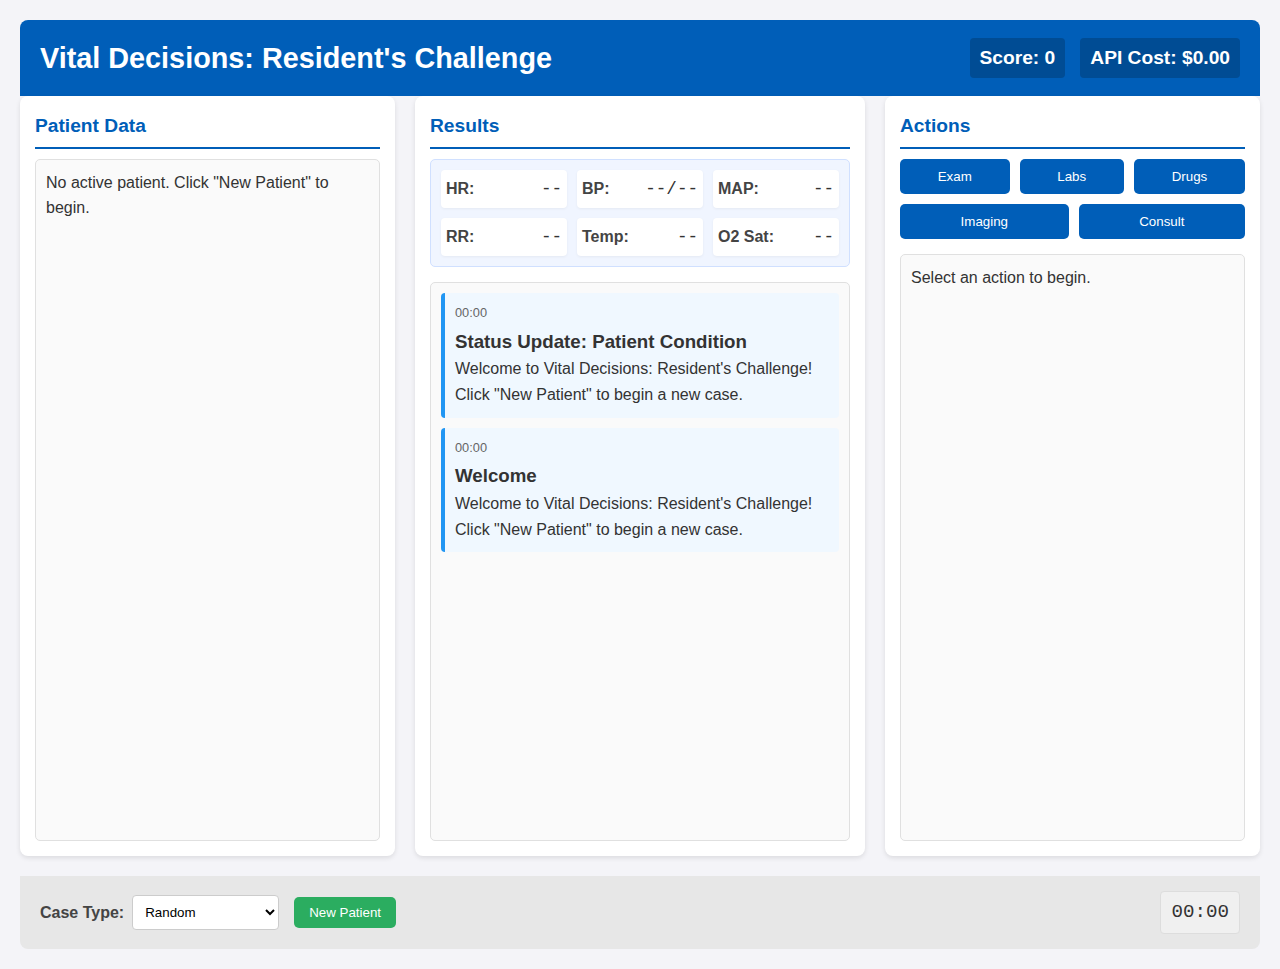
<file: simple.html>
<!DOCTYPE html>
<html lang="en">
<head>
    <meta charset="UTF-8">
    <meta name="viewport" content="width=device-width, initial-scale=1.0">
    <title>Vital Decisions: Resident's Challenge</title>
    <style>
        /* Reset and base styles */
        * {
            margin: 0;
            padding: 0;
            box-sizing: border-box;
        }

        body {
            font-family: 'Arial', sans-serif;
            line-height: 1.6;
            color: #333;
            background-color: #f4f4f8;
            padding: 20px;
        }

        header {
            background-color: #005EB8;
            color: white;
            padding: 15px 20px;
            display: flex;
            justify-content: space-between;
            align-items: center;
            border-radius: 8px 8px 0 0;
        }

        footer {
            background-color: #e7e7e7;
            padding: 15px 20px;
            display: flex;
            justify-content: space-between;
            align-items: center;
            border-radius: 0 0 8px 8px;
        }
        
        .case-controls {
            display: flex;
            align-items: center;
            gap: 15px;
        }
        
        .case-type-selector {
            display: flex;
            align-items: center;
            gap: 8px;
        }
        
        .case-type-selector label {
            font-weight: bold;
            color: #444;
        }
        
        .case-type-selector select {
            padding: 8px;
            border-radius: 4px;
            border: 1px solid #ccc;
            background-color: white;
        }

        h1 {
            font-size: 1.8rem;
            margin: 0;
        }

        h2 {
            font-size: 1.2rem;
            margin-bottom: 10px;
            color: #005EB8;
            border-bottom: 2px solid #005EB8;
            padding-bottom: 5px;
        }

        /* Game container and panels */
        .game-container {
            display: grid;
            grid-template-columns: 1fr 1.2fr 1fr;
            gap: 20px;
            margin-bottom: 20px;
            height: calc(100vh - 140px);
        }

        .panel {
            background-color: white;
            border-radius: 8px;
            box-shadow: 0 2px 5px rgba(0, 0, 0, 0.1);
            padding: 15px;
            display: flex;
            flex-direction: column;
            height: 100%;
        }

        .scrollable-content {
            flex-grow: 1;
            overflow-y: auto;
            padding: 10px;
            border: 1px solid #e0e0e0;
            border-radius: 5px;
            background-color: #fafafa;
        }

        /* Vitals section */
        .vitals-container {
            display: grid;
            grid-template-columns: repeat(3, 1fr);
            gap: 10px;
            margin-bottom: 15px;
            padding: 10px;
            background-color: #f0f5ff;
            border-radius: 5px;
            border: 1px solid #d0e0ff;
        }

        .vital-sign {
            display: flex;
            align-items: center;
            justify-content: space-between;
            padding: 5px;
            background-color: white;
            border-radius: 4px;
            box-shadow: 0 1px 3px rgba(0, 0, 0, 0.05);
        }

        .vital-label {
            font-weight: bold;
            color: #444;
        }

        .vital-value {
            font-family: monospace;
            font-size: 1.1rem;
        }

        .vital-value.high {
            color: #d32f2f;
        }

        .vital-value.low {
            color: #1976d2;
        }

        /* Action buttons */
        .action-buttons {
            display: flex;
            flex-wrap: wrap;
            gap: 10px;
            margin-bottom: 15px;
        }

        .action-btn {
            background-color: #005EB8;
            color: white;
            border: none;
            padding: 10px 15px;
            border-radius: 5px;
            cursor: pointer;
            transition: background-color 0.2s;
            flex-grow: 1;
            min-width: 100px;
            text-align: center;
        }

        .action-btn:hover {
            background-color: #004C94;
        }

        .action-btn.active {
            background-color: #003A70;
        }

        /* Additional elements */
        .header-stats {
            display: flex;
            gap: 15px;
        }
        
        .score-container, .cost-container {
            font-size: 1.2rem;
            font-weight: bold;
            background-color: #004C94;
            padding: 5px 10px;
            border-radius: 4px;
        }

        #new-patient-btn {
            background-color: #2BAD60;
            color: white;
            border: none;
            padding: 8px 15px;
            border-radius: 5px;
            cursor: pointer;
            transition: background-color 0.2s;
        }

        #new-patient-btn:hover {
            background-color: #1F9250;
        }

        .time-display {
            font-family: monospace;
            font-size: 1.2rem;
            background-color: #f0f0f0;
            padding: 5px 10px;
            border-radius: 4px;
            border: 1px solid #ddd;
        }

        /* Utility classes for result log entries */
        .log-entry {
            margin-bottom: 10px;
            padding: 10px;
            border-radius: 4px;
            border-left: 4px solid #ccc;
        }

        .log-entry-normal {
            border-left-color: #2BAD60;
            background-color: #f0fff5;
        }

        .log-entry-abnormal {
            border-left-color: #f44336;
            background-color: #fff0f0;
        }

        .log-entry-info {
            border-left-color: #2196F3;
            background-color: #f0f8ff;
        }

        .timestamp {
            font-size: 0.8rem;
            color: #666;
            margin-bottom: 3px;
        }

        /* Action grids */
        .action-grid {
            display: grid;
            grid-template-columns: repeat(auto-fill, minmax(150px, 1fr));
            gap: 10px;
            margin-bottom: 15px;
        }

        .action-option-btn {
            background-color: #e0e0e0;
            color: #333;
            border: none;
            padding: 8px 12px;
            border-radius: 4px;
            cursor: pointer;
            transition: background-color 0.2s;
            width: 100%;
            text-align: left;
        }

        .action-option-btn:hover {
            background-color: #d0d0d0;
        }

        /* Lab categories */
        .lab-category, .medication-category {
            margin-bottom: 20px;
        }

        /* Medication form */
        .medication-form {
            background-color: #f9f9f9;
            padding: 15px;
            border-radius: 5px;
            border: 1px solid #e0e0e0;
        }

        .form-group {
            margin-bottom: 15px;
        }

        .form-group label {
            display: block;
            margin-bottom: 5px;
            font-weight: bold;
        }

        .form-group input, .form-group select {
            width: 100%;
            padding: 8px;
            border: 1px solid #ccc;
            border-radius: 4px;
        }

        .form-actions {
            display: flex;
            gap: 10px;
            margin-top: 20px;
        }

        .primary-btn {
            background-color: #005EB8;
            color: white;
            border: none;
            padding: 8px 15px;
            border-radius: 4px;
            cursor: pointer;
        }

        .secondary-btn {
            background-color: #e0e0e0;
            color: #333;
            border: none;
            padding: 8px 15px;
            border-radius: 4px;
            cursor: pointer;
        }

        /* Disable state */
        .disabled {
            opacity: 0.6;
            cursor: not-allowed;
        }
    </style>
</head>
<body>
    <header>
        <h1>Vital Decisions: Resident's Challenge</h1>
        <div class="header-stats">
            <div class="score-container">Score: <span id="score">0</span></div>
            <div class="cost-container">API Cost: $<span id="api-cost">0.00</span></div>
        </div>
    </header>

    <main class="game-container">
        <section id="data-panel" class="panel">
            <h2>Patient Data</h2>
            <div id="patient-info" class="scrollable-content">
                <!-- Patient information will be populated here -->
                <p>No active patient. Click "New Patient" to begin.</p>
            </div>
        </section>

        <section id="results-panel" class="panel">
            <h2>Results</h2>
            <div id="vitals" class="vitals-container">
                <div class="vital-sign">
                    <span class="vital-label">HR:</span>
                    <span id="heart-rate" class="vital-value">--</span>
                </div>
                <div class="vital-sign">
                    <span class="vital-label">BP:</span>
                    <span id="blood-pressure" class="vital-value">--/--</span>
                </div>
                <div class="vital-sign">
                    <span class="vital-label">MAP:</span>
                    <span id="mean-arterial-pressure" class="vital-value">--</span>
                </div>
                <div class="vital-sign">
                    <span class="vital-label">RR:</span>
                    <span id="respiratory-rate" class="vital-value">--</span>
                </div>
                <div class="vital-sign">
                    <span class="vital-label">Temp:</span>
                    <span id="temperature" class="vital-value">--</span>
                </div>
                <div class="vital-sign">
                    <span class="vital-label">O2 Sat:</span>
                    <span id="oxygen-saturation" class="vital-value">--</span>
                </div>
            </div>
            <div id="results-log" class="scrollable-content">
                <!-- Results from labs, patient updates, etc. will appear here -->
                <div class="log-entry log-entry-info">
                    <div class="timestamp">00:00</div>
                    <h3>Welcome</h3>
                    <div class="log-content">
                        <p>Welcome to Vital Decisions: Resident's Challenge! Click "New Patient" to begin a new case.</p>
                    </div>
                </div>
            </div>
        </section>

        <section id="actions-panel" class="panel">
            <h2>Actions</h2>
            <div class="action-buttons">
                <button id="exam-btn" class="action-btn">Exam</button>
                <button id="labs-btn" class="action-btn">Labs</button>
                <button id="drugs-btn" class="action-btn">Drugs</button>
                <button id="imaging-btn" class="action-btn">Imaging</button>
                <button id="consult-btn" class="action-btn">Consult</button>
            </div>
            <div id="action-content" class="scrollable-content">
                <!-- Dynamic content based on selected action will appear here -->
                <p>Select an action to begin.</p>
            </div>
        </section>
    </main>

    <footer>
        <div class="case-controls">
            <div class="case-type-selector">
                <label for="case-type">Case Type:</label>
                <select id="case-type">
                    <option value="random">Random</option>
                    <option value="cardiovascular">Cardiovascular</option>
                    <option value="infectious">Infectious Disease</option>
                    <option value="emergency">Emergency</option>
                    <option value="miscellaneous">Miscellaneous</option>
                </select>
            </div>
            <button id="new-patient-btn">New Patient</button>
        </div>
        <div class="time-display">
            <span id="game-time">00:00</span>
        </div>
    </footer>

<script>
// Reference data for the game
const gameData = {
    // Normal ranges for common lab values
    labRanges: {
        // Complete Blood Count
        "WBC": { min: 4.5, max: 11.0, unit: "x10^9/L" },
        "RBC": { min: 4.5, max: 5.9, unit: "x10^12/L" },
        "Hemoglobin": { min: 13.5, max: 17.5, unit: "g/dL" },
        "Hematocrit": { min: 41, max: 53, unit: "%" },
        "Platelets": { min: 150, max: 450, unit: "x10^9/L" },
        
        // Basic Metabolic Panel
        "Sodium": { min: 135, max: 145, unit: "mmol/L" },
        "Potassium": { min: 3.5, max: 5.0, unit: "mmol/L" },
        "Chloride": { min: 96, max: 106, unit: "mmol/L" },
        "CO2": { min: 23, max: 29, unit: "mmol/L" },
        "BUN": { min: 7, max: 20, unit: "mg/dL" },
        "Creatinine": { min: 0.6, max: 1.2, unit: "mg/dL" },
        "Glucose": { min: 70, max: 100, unit: "mg/dL" },
        "Calcium": { min: 8.5, max: 10.5, unit: "mg/dL" },
        
        // Liver Function Tests
        "AST": { min: 5, max: 40, unit: "U/L" },
        "ALT": { min: 7, max: 56, unit: "U/L" },
        "ALP": { min: 44, max: 147, unit: "U/L" },
        "Total Bilirubin": { min: 0.1, max: 1.2, unit: "mg/dL" },
        "Direct Bilirubin": { min: 0.0, max: 0.3, unit: "mg/dL" },
        "Albumin": { min: 3.4, max: 5.4, unit: "g/dL" },
        "Total Protein": { min: 6.0, max: 8.3, unit: "g/dL" },
        
        // Cardiac Markers
        "Troponin I": { min: 0.00, max: 0.04, unit: "ng/mL" },
        "Troponin T": { min: 0.00, max: 0.01, unit: "ng/mL" },
        "CK-MB": { min: 0, max: 3.6, unit: "ng/mL" },
        "BNP": { min: 0, max: 100, unit: "pg/mL" },
        
        // Coagulation Studies
        "PT": { min: 11.0, max: 13.5, unit: "sec" },
        "INR": { min: 0.8, max: 1.2, unit: "" },
        "PTT": { min: 25, max: 35, unit: "sec" },
        
        // Arterial Blood Gas
        "pH": { min: 7.35, max: 7.45, unit: "" },
        "PaCO2": { min: 35, max: 45, unit: "mmHg" },
        "PaO2": { min: 80, max: 100, unit: "mmHg" },
        "HCO3": { min: 22, max: 26, unit: "mmol/L" },
        
        // Inflammatory Markers
        "ESR": { min: 0, max: 15, unit: "mm/hr" },
        "CRP": { min: 0, max: 10, unit: "mg/L" },
        
        // Other Common Tests
        "Lactate": { min: 0.5, max: 2.2, unit: "mmol/L" },
        "Ammonia": { min: 15, max: 45, unit: "μmol/L" },
        "Lipase": { min: 0, max: 160, unit: "U/L" },
        "Amylase": { min: 30, max: 110, unit: "U/L" }
    },
    
    // Available lab test categories
    labTests: {
        "Complete Blood Count": [
            "WBC", "RBC", "Hemoglobin", "Hematocrit", "Platelets", "Differential"
        ],
        "Basic Metabolic Panel": [
            "Sodium", "Potassium", "Chloride", "CO2", "BUN", "Creatinine", "Glucose", "Calcium"
        ],
        "Comprehensive Metabolic Panel": [
            "Sodium", "Potassium", "Chloride", "CO2", "BUN", "Creatinine", "Glucose", "Calcium",
            "AST", "ALT", "ALP", "Total Bilirubin", "Albumin", "Total Protein"
        ],
        "Liver Function Tests": [
            "AST", "ALT", "ALP", "Total Bilirubin", "Direct Bilirubin", "Albumin", "Total Protein"
        ],
        "Cardiac Markers": [
            "Troponin I", "Troponin T", "CK-MB", "BNP"
        ],
        "Coagulation Studies": [
            "PT", "INR", "PTT"
        ],
        "Arterial Blood Gas": [
            "pH", "PaCO2", "PaO2", "HCO3", "Base Excess", "Lactate"
        ],
        "Inflammatory Markers": [
            "ESR", "CRP"
        ],
        "Other Tests": [
            "Lactate", "Ammonia", "Lipase", "Amylase", "Urinalysis"
        ]
    },
    
    // Available imaging studies
    imagingStudies: [
        "Chest X-ray",
        "Abdominal X-ray",
        "Head CT",
        "Chest CT",
        "Abdominal CT",
        "Brain MRI",
        "Spine MRI",
        "Abdominal Ultrasound",
        "Echocardiogram",
        "Doppler Ultrasound",
        "CT Angiogram"
    ],
    
    // Common medication categories
    medicationCategories: {
        "Antibiotics": [
            "Amoxicillin", "Azithromycin", "Ceftriaxone", "Ciprofloxacin", "Doxycycline",
            "Levofloxacin", "Meropenem", "Piperacillin-Tazobactam", "Vancomycin"
        ],
        "Cardiovascular": [
            "Amlodipine", "Atenolol", "Carvedilol", "Digoxin", "Enalapril", "Furosemide",
            "Hydralazine", "Lisinopril", "Metoprolol", "Nitroglycerin", "Warfarin"
        ],
        "Respiratory": [
            "Albuterol", "Budesonide", "Fluticasone", "Ipratropium", "Montelukast",
            "Prednisone", "Salmeterol", "Tiotropium"
        ],
        "Gastrointestinal": [
            "Famotidine", "Metoclopramide", "Omeprazole", "Ondansetron", "Pantoprazole",
            "Polyethylene Glycol", "Sucralfate"
        ],
        "Neurological": [
            "Gabapentin", "Levetiracetam", "Lorazepam", "Phenytoin", "Sertraline",
            "Sumatriptan", "Topiramate"
        ],
        "Pain Management": [
            "Acetaminophen", "Hydromorphone", "Ibuprofen", "Ketorolac", "Morphine",
            "Naproxen", "Oxycodone", "Tramadol"
        ],
        "Fluids": [
            "Normal Saline", "Lactated Ringer's", "D5W", "D5NS", "D5 1/2NS"
        ],
        "Other": [
            "Insulin (Regular)", "Insulin (Lantus)", "Methylprednisolone", "Diphenhydramine",
            "Epinephrine", "Heparin", "Enoxaparin", "Hydrocortisone"
        ]
    },
    
    // Vital signs normal ranges
    vitalSignRanges: {
        "heartRate": { min: 60, max: 100, unit: "bpm" },
        "bloodPressure": { 
            "systolic": { min: 90, max: 140, unit: "mmHg" },
            "diastolic": { min: 60, max: 90, unit: "mmHg" }
        },
        "meanArterialPressure": { min: 70, max: 100, unit: "mmHg" },
        "respiratoryRate": { min: 12, max: 20, unit: "breaths/min" },
        "temperature": { min: 36.5, max: 37.5, unit: "°C" },
        "oxygenSaturation": { min: 95, max: 100, unit: "%" }
    },
    
    // Available physical exam components
    physicalExamComponents: [
        "General Appearance",
        "HEENT (Head, Eyes, Ears, Nose, Throat)",
        "Neck",
        "Cardiovascular",
        "Pulmonary",
        "Abdominal",
        "Extremities",
        "Neurological",
        "Skin"
    ],
    
    // Available specialist consultations
    consultations: [
        "Cardiology",
        "Pulmonology",
        "Gastroenterology",
        "Neurology",
        "Nephrology",
        "Infectious Disease",
        "Hematology",
        "Endocrinology",
        "General Surgery",
        "Orthopedic Surgery",
        "Critical Care"
    ]
};

// API Service for handling API requests
class ApiService {
    constructor() {
        this.apiKey = "sk-e69yagfy1LbeuHU7wUpAIg";
        this.url = "https://api.ppq.ai/chat/completions";
        this.model = "gpt-4o";
    }

    async sendRequest(messages) {
        try {
            const headers = {
                "Content-Type": "application/json",
                "Authorization": `Bearer ${this.apiKey}`
            };

            const data = {
                model: this.model,
                messages: messages
            };

            console.log("Sending API request:", JSON.stringify(data));
            
            const response = await fetch(this.url, {
                method: 'POST',
                headers: headers,
                body: JSON.stringify(data)
            });

            if (!response.ok) {
                console.error(`API error: ${response.status} ${response.statusText}`);
                console.error("Response:", await response.text());
                throw new Error(`API error: ${response.status} ${response.statusText}`);
            }

            // Track API usage cost - $0.06 per API call
            gameManager.updateApiCost(0.06);

            const responseData = await response.json();
            console.log("API response:", responseData);
            return responseData;
        } catch (error) {
            console.error('API Request Error:', error);
            throw error;
        }
    }

    async generatePatient(parameters = {}) {
        const systemPrompt = `You are a medical AI that generates realistic patient cases for a medical diagnostic game for internal medicine residents. Create a patient with a specific internal medicine condition, including relevant history, physical exam findings, vital signs, and labs that would be consistent with the condition. 

IMPORTANT: Your response must be a valid JSON object with NO additional text or explanation before or after the JSON, following this exact structure:

{
    "patientInfo": {
        "name": "Patient's name",
        "age": age,
        "gender": "gender",
        "medicalHistory": ["relevant history points"],
        "chiefComplaint": "chief complaint"
    },
    "vitalSigns": {
        "heartRate": number,
        "bloodPressure": {
            "systolic": number,
            "diastolic": number
        },
        "respiratoryRate": number,
        "temperature": number (in Celsius),
        "oxygenSaturation": number (percentage)
    },
    "condition": {
        "name": "actual medical condition",
        "severity": "mild/moderate/severe",
        "duration": "time since onset"
    }
}
        
Ensure the vital signs are medically accurate and physiologically consistent with the condition. Examples:
- Patients with sepsis: elevated heart rate, fever, lower blood pressure
- Patients with heart failure: elevated heart rate and respiratory rate
- Patients with COPD exacerbation: decreased oxygen saturation and increased respiratory rate

Focus on realistic internal medicine conditions appropriate for a resident physician.`;

        const userPrompt = `Generate a new patient case. Make all vitals and findings consistent with the underlying condition but not too obvious. RESPOND ONLY WITH THE JSON OBJECT, NO OTHER TEXT.`;

        const messages = [
            { role: "system", content: systemPrompt },
            { role: "user", content: userPrompt }
        ];

        const response = await this.sendRequest(messages);
        
        try {
            // Extract JSON from the response
            const responseContent = response.choices[0].message.content;
            console.log("Raw patient data response:", responseContent);
            
            // Try to extract only the JSON part
            let jsonStr = responseContent.trim();
            
            // If there are backticks or other markdown code formatting, remove them
            if (jsonStr.includes("```json")) {
                jsonStr = jsonStr.split("```json")[1].split("```")[0].trim();
            } else if (jsonStr.includes("```")) {
                jsonStr = jsonStr.split("```")[1].split("```")[0].trim();
            }
            
            // Find the outermost JSON object
            const firstBrace = jsonStr.indexOf('{');
            const lastBrace = jsonStr.lastIndexOf('}');
            
            if (firstBrace !== -1 && lastBrace !== -1) {
                jsonStr = jsonStr.substring(firstBrace, lastBrace + 1);
                console.log("Extracted JSON string:", jsonStr);
                
                // Parse the JSON
                try {
                    const patientData = JSON.parse(jsonStr);
                    return patientData;
                } catch (parseError) {
                    console.error("JSON parse error:", parseError);
                    console.error("JSON string that failed to parse:", jsonStr);
                    throw parseError;
                }
            } else {
                throw new Error("Could not find valid JSON object in response");
            }
        } catch (error) {
            console.error('Error parsing patient data:', error);
            console.error('Response content:', response.choices[0].message.content);
            throw new Error('Failed to generate patient data');
        }
    }

    async processAction(patientData, action, actionDetails) {
        const systemPrompt = `You are a medical AI that simulates patient responses to diagnostic and treatment actions in a medical simulation game for internal medicine residents. Respond with realistic clinical outcomes based on the patient's condition and the action taken. 

IMPORTANT: Your response must be a valid JSON object with NO additional text or explanation before or after the JSON, following this exact structure:

{
    "result": {
        "description": "Detailed description of findings or results",
        "interpretation": "Brief medical interpretation when relevant",
        "values": {object with any relevant numeric values or findings}
    },
    "vitalSignsChange": {
        "heartRate": number or null (if no change),
        "bloodPressure": {
            "systolic": number or null,
            "diastolic": number or null
        },
        "respiratoryRate": number or null,
        "temperature": number or null,
        "oxygenSaturation": number or null
    },
    "conditionChange": {
        "improved": boolean,
        "worsened": boolean,
        "description": "Description of any change in condition"
    },
    "scoringImpact": {
        "points": number (negative for mistakes, 0 for neutral actions),
        "explanation": "Brief explanation of scoring impact"
    }
}
        
Make the responses medically accurate and physiologically consistent. For example:
        
1. Medications should affect appropriate vital signs:
   - Beta blockers like metoprolol should reduce both heart rate AND blood pressure
   - Vasopressors should increase blood pressure
   - Antipyretics should reduce temperature in febrile patients
   - Bronchodilators should improve respiratory rate and oxygen saturation in patients with bronchospasm
        
2. The magnitude of effect should be dose-dependent and realistic.
3. Patient condition should impact medication response.
4. Timing matters (IV medications have more immediate effects than oral).`;

        const userPrompt = `Current patient: ${JSON.stringify(patientData)}
        
Player action: ${action}
Action details: ${JSON.stringify(actionDetails)}

Provide a realistic response to this action. RESPOND ONLY WITH THE JSON OBJECT, NO OTHER TEXT.`;

        const messages = [
            { role: "system", content: systemPrompt },
            { role: "user", content: userPrompt }
        ];

        const response = await this.sendRequest(messages);
        
        try {
            // Extract JSON from the response
            const responseContent = response.choices[0].message.content;
            console.log("Raw action result response:", responseContent);
            
            // Try to extract only the JSON part
            let jsonStr = responseContent.trim();
            
            // If there are backticks or other markdown code formatting, remove them
            if (jsonStr.includes("```json")) {
                jsonStr = jsonStr.split("```json")[1].split("```")[0].trim();
            } else if (jsonStr.includes("```")) {
                jsonStr = jsonStr.split("```")[1].split("```")[0].trim();
            }
            
            // Find the outermost JSON object
            const firstBrace = jsonStr.indexOf('{');
            const lastBrace = jsonStr.lastIndexOf('}');
            
            if (firstBrace !== -1 && lastBrace !== -1) {
                jsonStr = jsonStr.substring(firstBrace, lastBrace + 1);
                console.log("Extracted JSON string:", jsonStr);
                
                // Parse the JSON
                try {
                    const actionResult = JSON.parse(jsonStr);
                    return actionResult;
                } catch (parseError) {
                    console.error("JSON parse error:", parseError);
                    console.error("JSON string that failed to parse:", jsonStr);
                    throw parseError;
                }
            } else {
                throw new Error("Could not find valid JSON object in response");
            }
        } catch (error) {
            console.error('Error parsing action result:', error);
            console.error('Response content:', response.choices[0].message.content);
            throw new Error('Failed to process action');
        }
    }
}

// Create a single instance of the API service
const apiService = new ApiService();

// Patient Manager
class Patient {
    constructor() {
        this.data = null;
        this.vitalHistory = [];
        this.actionHistory = [];
        this.isActive = false;
        this.timeElapsed = 0; // Time elapsed in seconds
        this.vitalUpdateInterval = null;
    }

    async generateNewPatient(parameters = {}) {
        try {
            // Clear any existing patient data
            this.resetPatient();
            
            // Generate patient data using API
            this.data = await apiService.generatePatient(parameters);
            
            // Initialize vital signs history
            this.recordVitalSigns(this.data.vitalSigns);
            
            // Mark patient as active
            this.isActive = true;
            
            // Start vital signs updates
            this.startVitalSignsUpdates();
            
            return this.data;
        } catch (error) {
            console.error('Error generating patient:', error);
            throw error;
        }
    }

    resetPatient() {
        this.stopVitalSignsUpdates();
        this.data = null;
        this.vitalHistory = [];
        this.actionHistory = [];
        this.isActive = false;
        this.timeElapsed = 0;
    }

    recordVitalSigns(vitalSigns) {
        this.vitalHistory.push({
            timestamp: this.timeElapsed,
            vitals: { ...vitalSigns }
        });
        
        // Calculate MAP if not provided
        if (!vitalSigns.meanArterialPressure && vitalSigns.bloodPressure) {
            const systolic = vitalSigns.bloodPressure.systolic;
            const diastolic = vitalSigns.bloodPressure.diastolic;
            vitalSigns.meanArterialPressure = Math.round((diastolic * 2 + systolic) / 3);
        }
    }

    startVitalSignsUpdates() {
        // Update vitals every 10 seconds
        this.vitalUpdateInterval = setInterval(() => {
            this.updateVitalSigns();
            this.timeElapsed += 10;
        }, 10000);
    }

    stopVitalSignsUpdates() {
        if (this.vitalUpdateInterval) {
            clearInterval(this.vitalUpdateInterval);
            this.vitalUpdateInterval = null;
        }
    }

    updateVitalSigns() {
        if (!this.isActive || !this.data) return;
        
        // Get current vitals
        const currentVitals = { ...this.data.vitalSigns };
        
        // Apply small random variations to vitals to simulate natural changes
        currentVitals.heartRate = this.addVariation(currentVitals.heartRate, 5);
        currentVitals.bloodPressure.systolic = this.addVariation(currentVitals.bloodPressure.systolic, 5);
        currentVitals.bloodPressure.diastolic = this.addVariation(currentVitals.bloodPressure.diastolic, 3);
        currentVitals.respiratoryRate = this.addVariation(currentVitals.respiratoryRate, 2);
        currentVitals.temperature = this.addVariation(currentVitals.temperature, 0.2);
        currentVitals.oxygenSaturation = Math.min(100, this.addVariation(currentVitals.oxygenSaturation, 1));
        
        // Update the current vitals
        this.data.vitalSigns = currentVitals;
        
        // Record the updated vitals
        this.recordVitalSigns(currentVitals);
        
        // Trigger an event to update the UI
        document.dispatchEvent(new CustomEvent('vitalsUpdated', { detail: currentVitals }));
    }

    addVariation(value, maxChange) {
        const variation = (Math.random() * 2 - 1) * maxChange;
        return Math.round((value + variation) * 10) / 10;
    }

    async processAction(action, details) {
        if (!this.isActive || !this.data) {
            throw new Error('No active patient');
        }
        
        try {
            // Process the action using the API
            const result = await apiService.processAction(this.data, action, details);
            
            // Record the action
            this.actionHistory.push({
                timestamp: this.timeElapsed,
                action: action,
                details: details,
                result: result
            });
            
            // Update patient vital signs if there are changes
            if (result.vitalSignsChange) {
                this.applyVitalSignsChanges(result.vitalSignsChange);
            }
            
            // Update patient condition if there are changes
            if (result.conditionChange) {
                this.data.condition.improved = result.conditionChange.improved;
                this.data.condition.worsened = result.conditionChange.worsened;
                if (result.conditionChange.description) {
                    this.data.condition.statusUpdate = result.conditionChange.description;
                }
            }
            
            return result;
        } catch (error) {
            console.error('Error processing action:', error);
            throw error;
        }
    }

    applyVitalSignsChanges(changes) {
        // Only update values that have changed (non-null)
        if (changes.heartRate !== null && changes.heartRate !== undefined) {
            this.data.vitalSigns.heartRate = changes.heartRate;
        }
        
        if (changes.bloodPressure) {
            if (changes.bloodPressure.systolic !== null && changes.bloodPressure.systolic !== undefined) {
                this.data.vitalSigns.bloodPressure.systolic = changes.bloodPressure.systolic;
            }
            if (changes.bloodPressure.diastolic !== null && changes.bloodPressure.diastolic !== undefined) {
                this.data.vitalSigns.bloodPressure.diastolic = changes.bloodPressure.diastolic;
            }
        }
        
        if (changes.respiratoryRate !== null && changes.respiratoryRate !== undefined) {
            this.data.vitalSigns.respiratoryRate = changes.respiratoryRate;
        }
        
        if (changes.temperature !== null && changes.temperature !== undefined) {
            this.data.vitalSigns.temperature = changes.temperature;
        }
        
        if (changes.oxygenSaturation !== null && changes.oxygenSaturation !== undefined) {
            this.data.vitalSigns.oxygenSaturation = changes.oxygenSaturation;
        }
        
        // Calculate MAP from current blood pressure values
        if (this.data.vitalSigns.bloodPressure) {
            const systolic = this.data.vitalSigns.bloodPressure.systolic;
            const diastolic = this.data.vitalSigns.bloodPressure.diastolic;
            this.data.vitalSigns.meanArterialPressure = Math.round((diastolic * 2 + systolic) / 3);
        }
        
        // Record the updated vitals after changes
        this.recordVitalSigns(this.data.vitalSigns);
        
        // Trigger UI update
        document.dispatchEvent(new CustomEvent('vitalsUpdated', { detail: this.data.vitalSigns }));
    }

    getCurrentPatient() {
        return this.data;
    }

    getVitalHistory() {
        return this.vitalHistory;
    }

    getActionHistory() {
        return this.actionHistory;
    }
}

// Create a single instance of the Patient class
const patientManager = new Patient();

// Results Manager
class ResultsManager {
    constructor() {
        // DOM elements for vital signs
        this.heartRateElement = document.getElementById('heart-rate');
        this.bloodPressureElement = document.getElementById('blood-pressure');
        this.mapElement = document.getElementById('mean-arterial-pressure');
        this.respiratoryRateElement = document.getElementById('respiratory-rate');
        this.temperatureElement = document.getElementById('temperature');
        this.oxygenSaturationElement = document.getElementById('oxygen-saturation');
        
        // Results log element
        this.resultsLogElement = document.getElementById('results-log');
        
        // Initialize event listeners
        this.initEventListeners();
    }

    initEventListeners() {
        // Listen for vital signs updates
        document.addEventListener('vitalsUpdated', (event) => {
            this.updateVitalSigns(event.detail);
        });
    }

    updateVitalSigns(vitals) {
        // Update heart rate with proper styling based on normal ranges
        this.heartRateElement.textContent = vitals.heartRate;
        this.setVitalSignStyling(
            this.heartRateElement, 
            vitals.heartRate, 
            gameData.vitalSignRanges.heartRate.min, 
            gameData.vitalSignRanges.heartRate.max
        );
        
        // Update blood pressure
        const bpText = `${vitals.bloodPressure.systolic}/${vitals.bloodPressure.diastolic}`;
        this.bloodPressureElement.textContent = bpText;
        const systolicNormal = (
            vitals.bloodPressure.systolic >= gameData.vitalSignRanges.bloodPressure.systolic.min && 
            vitals.bloodPressure.systolic <= gameData.vitalSignRanges.bloodPressure.systolic.max
        );
        const diastolicNormal = (
            vitals.bloodPressure.diastolic >= gameData.vitalSignRanges.bloodPressure.diastolic.min && 
            vitals.bloodPressure.diastolic <= gameData.vitalSignRanges.bloodPressure.diastolic.max
        );
        this.bloodPressureElement.className = 'vital-value';
        if (!systolicNormal || !diastolicNormal) {
            this.bloodPressureElement.classList.add(
                vitals.bloodPressure.systolic > gameData.vitalSignRanges.bloodPressure.systolic.max || 
                vitals.bloodPressure.diastolic > gameData.vitalSignRanges.bloodPressure.diastolic.max 
                    ? 'high' : 'low'
            );
        }
        
        // Calculate and update MAP if not provided
        const map = vitals.meanArterialPressure || 
            Math.round((vitals.bloodPressure.diastolic * 2 + vitals.bloodPressure.systolic) / 3);
        this.mapElement.textContent = map;
        this.setVitalSignStyling(
            this.mapElement, 
            map, 
            gameData.vitalSignRanges.meanArterialPressure.min, 
            gameData.vitalSignRanges.meanArterialPressure.max
        );
        
        // Update respiratory rate
        this.respiratoryRateElement.textContent = vitals.respiratoryRate;
        this.setVitalSignStyling(
            this.respiratoryRateElement, 
            vitals.respiratoryRate, 
            gameData.vitalSignRanges.respiratoryRate.min, 
            gameData.vitalSignRanges.respiratoryRate.max
        );
        
        // Update temperature (convert to one decimal place)
        this.temperatureElement.textContent = vitals.temperature.toFixed(1);
        this.setVitalSignStyling(
            this.temperatureElement, 
            vitals.temperature, 
            gameData.vitalSignRanges.temperature.min, 
            gameData.vitalSignRanges.temperature.max
        );
        
        // Update oxygen saturation
        this.oxygenSaturationElement.textContent = vitals.oxygenSaturation + '%';
        this.setVitalSignStyling(
            this.oxygenSaturationElement, 
            vitals.oxygenSaturation, 
            gameData.vitalSignRanges.oxygenSaturation.min, 
            gameData.vitalSignRanges.oxygenSaturation.max
        );
    }

    setVitalSignStyling(element, value, min, max) {
        // Reset classes
        element.className = 'vital-value';
        
        // Add appropriate class based on value
        if (value < min) {
            element.classList.add('low');
        } else if (value > max) {
            element.classList.add('high');
        }
    }

    addResultEntry(type, title, content, status = 'info') {
        // Create result entry container
        const entryDiv = document.createElement('div');
        entryDiv.className = `log-entry log-entry-${status}`;
        
        // Add timestamp
        const timestamp = document.createElement('div');
        timestamp.className = 'timestamp';
        timestamp.textContent = this.formatGameTime(patientManager.timeElapsed);
        entryDiv.appendChild(timestamp);
        
        // Add title
        const titleElement = document.createElement('h3');
        titleElement.textContent = `${type}: ${title}`;
        entryDiv.appendChild(titleElement);
        
        // Add content
        const contentElement = document.createElement('div');
        contentElement.className = 'log-content';
        contentElement.innerHTML = content;
        entryDiv.appendChild(contentElement);
        
        // Add to log at the top
        this.resultsLogElement.insertBefore(entryDiv, this.resultsLogElement.firstChild);
    }

    addLabResult(labName, results) {
        // Convert results to HTML
        let contentHtml = '<table class="results-table">';
        
        // Add table headers
        contentHtml += '<tr><th>Test</th><th>Result</th><th>Reference Range</th></tr>';
        
        // Track if any abnormal results
        let hasAbnormalResults = false;
        
        // Add each result
        for (const [test, value] of Object.entries(results)) {
            if (gameData.labRanges[test]) {
                const range = gameData.labRanges[test];
                const isNormal = value >= range.min && value <= range.max;
                if (!isNormal) hasAbnormalResults = true;
                
                contentHtml += `
                    <tr class="${isNormal ? 'normal' : 'abnormal'}">
                        <td>${test}</td>
                        <td>${value} ${range.unit}</td>
                        <td>${range.min} - ${range.max} ${range.unit}</td>
                    </tr>
                `;
            } else {
                // For tests without defined ranges
                contentHtml += `
                    <tr>
                        <td>${test}</td>
                        <td colspan="2">${value}</td>
                    </tr>
                `;
            }
        }
        
        contentHtml += '</table>';
        
        // Add to results log
        this.addResultEntry(
            'Lab Result', 
            labName, 
            contentHtml, 
            hasAbnormalResults ? 'abnormal' : 'normal'
        );
    }

    addImagingResult(imagingType, result, hasFindings) {
        this.addResultEntry(
            'Imaging', 
            imagingType, 
            `<p>${result}</p>`, 
            hasFindings ? 'abnormal' : 'normal'
        );
    }

    addExamResult(examComponent, result, hasAbnormalFindings) {
        this.addResultEntry(
            'Physical Exam', 
            examComponent, 
            `<p>${result}</p>`, 
            hasAbnormalFindings ? 'abnormal' : 'normal'
        );
    }

    addMedicationResponse(medication, response, isPositive) {
        this.addResultEntry(
            'Medication', 
            medication, 
            `<p>${response}</p>`, 
            isPositive ? 'normal' : 'abnormal'
        );
    }

    addConsultationResult(specialist, response) {
        this.addResultEntry(
            'Consultation', 
            specialist, 
            `<p>${response}</p>`, 
            'info'
        );
    }

    addStatusUpdate(update, status = 'info') {
        this.addResultEntry(
            'Status Update', 
            'Patient Condition', 
            `<p>${update}</p>`, 
            status
        );
    }

    formatGameTime(seconds) {
        const minutes = Math.floor(seconds / 60);
        const remainingSeconds = seconds % 60;
        return `${String(minutes).padStart(2, '0')}:${String(remainingSeconds).padStart(2, '0')}`;
    }

    clearResults() {
        this.resultsLogElement.innerHTML = '';
        
        // Reset vital signs display
        this.heartRateElement.textContent = '--';
        this.bloodPressureElement.textContent = '--/--';
        this.mapElement.textContent = '--';
        this.respiratoryRateElement.textContent = '--';
        this.temperatureElement.textContent = '--';
        this.oxygenSaturationElement.textContent = '--';
        
        // Remove any styling classes
        this.heartRateElement.className = 'vital-value';
        this.bloodPressureElement.className = 'vital-value';
        this.mapElement.className = 'vital-value';
        this.respiratoryRateElement.className = 'vital-value';
        this.temperatureElement.className = 'vital-value';
        this.oxygenSaturationElement.className = 'vital-value';
    }
}

const resultsManager = new ResultsManager();

// Actions Manager
class ActionsManager {
    constructor() {
        // DOM elements
        this.actionContentElement = document.getElementById('action-content');
        this.actionButtons = document.querySelectorAll('.action-btn');
        
        // Current active action
        this.currentAction = null;
        
        // Initialize event listeners
        this.initEventListeners();
    }

    initEventListeners() {
        // Action button event listeners
        this.actionButtons.forEach(button => {
            button.addEventListener('click', (event) => {
                const action = event.target.id.replace('-btn', '');
                this.selectAction(action);
            });
        });
    }

    selectAction(action) {
        // Remove active class from all buttons
        this.actionButtons.forEach(button => {
            button.classList.remove('active');
        });
        
        // Add active class to selected button
        document.getElementById(`${action}-btn`).classList.add('active');
        
        // Set current action
        this.currentAction = action;
        
        // Show appropriate interface
        switch (action) {
            case 'exam':
                this.showExamInterface();
                break;
            case 'labs':
                this.showLabsInterface();
                break;
            case 'drugs':
                this.showDrugsInterface();
                break;
            case 'imaging':
                this.showImagingInterface();
                break;
            case 'consult':
                this.showConsultInterface();
                break;
            default:
                this.actionContentElement.innerHTML = '<p>Select an action to continue.</p>';
        }
    }

    showExamInterface() {
        let html = '<h3>Physical Examination</h3>';
        html += '<p>Select components to examine:</p>';
        
        html += '<div class="action-grid">';
        for (const component of gameData.physicalExamComponents) {
            html += `
                <div class="action-item">
                    <button class="action-option-btn" data-exam="${component}">
                        ${component}
                    </button>
                </div>
            `;
        }
        html += '</div>';
        
        this.actionContentElement.innerHTML = html;
        
        // Add event listeners to the exam buttons
        this.actionContentElement.querySelectorAll('.action-option-btn').forEach(button => {
            button.addEventListener('click', (event) => {
                const examComponent = event.target.getAttribute('data-exam');
                this.performExam(examComponent);
            });
        });
    }

    showLabsInterface() {
        let html = '<h3>Laboratory Tests</h3>';
        html += '<p>Select tests to order:</p>';
        
        html += '<div class="lab-categories">';
        for (const [category, tests] of Object.entries(gameData.labTests)) {
            html += `
                <div class="lab-category">
                    <h4>${category}</h4>
                    <div class="action-grid">
            `;
            
            for (const test of tests) {
                html += `
                    <div class="action-item">
                        <button class="action-option-btn" data-test="${test}" data-category="${category}">
                            ${test}
                        </button>
                    </div>
                `;
            }
            
            html += `
                    </div>
                </div>
            `;
        }
        html += '</div>';
        
        this.actionContentElement.innerHTML = html;
        
        // Add event listeners to the lab buttons
        this.actionContentElement.querySelectorAll('.action-option-btn').forEach(button => {
            button.addEventListener('click', (event) => {
                const test = event.target.getAttribute('data-test');
                const category = event.target.getAttribute('data-category');
                this.orderLabTest(test, category);
            });
        });
    }

    showDrugsInterface() {
        let html = '<h3>Medications</h3>';
        html += '<p>Select medication to administer:</p>';
        
        html += '<div class="medication-categories">';
        for (const [category, medications] of Object.entries(gameData.medicationCategories)) {
            html += `
                <div class="medication-category">
                    <h4>${category}</h4>
                    <div class="action-grid">
            `;
            
            for (const medication of medications) {
                html += `
                    <div class="action-item">
                        <button class="action-option-btn" data-medication="${medication}" data-category="${category}">
                            ${medication}
                        </button>
                    </div>
                `;
            }
            
            html += `
                    </div>
                </div>
            `;
        }
        html += '</div>';
        
        this.actionContentElement.innerHTML = html;
        
        // Add event listeners to the medication buttons
        this.actionContentElement.querySelectorAll('.action-option-btn').forEach(button => {
            button.addEventListener('click', (event) => {
                const medication = event.target.getAttribute('data-medication');
                const category = event.target.getAttribute('data-category');
                this.showMedicationDosageForm(medication, category);
            });
        });
    }

    showImagingInterface() {
        let html = '<h3>Imaging Studies</h3>';
        html += '<p>Select imaging to order:</p>';
        
        html += '<div class="action-grid">';
        for (const study of gameData.imagingStudies) {
            html += `
                <div class="action-item">
                    <button class="action-option-btn" data-imaging="${study}">
                        ${study}
                    </button>
                </div>
            `;
        }
        html += '</div>';
        
        this.actionContentElement.innerHTML = html;
        
        // Add event listeners to the imaging buttons
        this.actionContentElement.querySelectorAll('.action-option-btn').forEach(button => {
            button.addEventListener('click', (event) => {
                const imaging = event.target.getAttribute('data-imaging');
                this.orderImaging(imaging);
            });
        });
    }

    showConsultInterface() {
        let html = '<h3>Specialist Consultation</h3>';
        html += '<p>Select specialist to consult:</p>';
        
        html += '<div class="action-grid">';
        for (const specialist of gameData.consultations) {
            html += `
                <div class="action-item">
                    <button class="action-option-btn" data-specialist="${specialist}">
                        ${specialist}
                    </button>
                </div>
            `;
        }
        html += '</div>';
        
        this.actionContentElement.innerHTML = html;
        
        // Add event listeners to the consultation buttons
        this.actionContentElement.querySelectorAll('.action-option-btn').forEach(button => {
            button.addEventListener('click', (event) => {
                const specialist = event.target.getAttribute('data-specialist');
                this.requestConsultation(specialist);
            });
        });
    }

    showMedicationDosageForm(medication, category) {
        let html = `<h3>Administer ${medication}</h3>`;
        
        html += `
            <form id="medication-form" class="medication-form">
                <div class="form-group">
                    <label for="medication-dose">Dose:</label>
                    <input type="text" id="medication-dose" required>
                </div>
                <div class="form-group">
                    <label for="medication-route">Route:</label>
                    <select id="medication-route" required>
                        <option value="IV">IV</option>
                        <option value="PO">PO (Oral)</option>
                        <option value="IM">IM</option>
                        <option value="SC">Subcutaneous</option>
                        <option value="Inhaled">Inhaled</option>
                        <option value="Topical">Topical</option>
                    </select>
                </div>
                <div class="form-group">
                    <label for="medication-frequency">Frequency:</label>
                    <select id="medication-frequency" required>
                        <option value="Once">Once</option>
                        <option value="PRN">PRN (As needed)</option>
                        <option value="Q4H">Q4H (Every 4 hours)</option>
                        <option value="Q6H">Q6H (Every 6 hours)</option>
                        <option value="Q8H">Q8H (Every 8 hours)</option>
                        <option value="Q12H">Q12H (Every 12 hours)</option>
                        <option value="Daily">Daily</option>
                        <option value="BID">BID (Twice daily)</option>
                        <option value="TID">TID (Three times daily)</option>
                    </select>
                </div>
                <div class="form-actions">
                    <button type="submit" class="primary-btn">Administer</button>
                    <button type="button" class="secondary-btn" id="cancel-medication">Cancel</button>
                </div>
            </form>
        `;
        
        this.actionContentElement.innerHTML = html;
        
        // Add event listeners
        document.getElementById('medication-form').addEventListener('submit', (event) => {
            event.preventDefault();
            const details = {
                medication: medication,
                category: category,
                dose: document.getElementById('medication-dose').value,
                route: document.getElementById('medication-route').value,
                frequency: document.getElementById('medication-frequency').value
            };
            this.administerMedication(details);
        });
        
        document.getElementById('cancel-medication').addEventListener('click', () => {
            this.showDrugsInterface();
        });
    }

    async performExam(component) {
        try {
            // Disable buttons during processing
            this.disableButtons();
            
            // Process the exam action
            const result = await patientManager.processAction('physical_exam', { component: component });
            
            // Add result to the results log
            resultsManager.addExamResult(
                component, 
                result.result.description, 
                result.conditionChange && result.conditionChange.worsened
            );
            
            // Update score
            gameManager.updateScore(result.scoringImpact.points, result.scoringImpact.explanation);
            
            // Re-enable buttons
            this.enableButtons();
        } catch (error) {
            console.error('Error performing exam:', error);
            resultsManager.addStatusUpdate('Error performing examination. Please try again.', 'abnormal');
            this.enableButtons();
        }
    }

    async orderLabTest(test, category) {
        try {
            // Disable buttons during processing
            this.disableButtons();
            
            // Process the lab test action
            const result = await patientManager.processAction('lab_test', { 
                test: test,
                category: category
            });
            
            // Add result to the results log
            // For individual tests
            if (test !== category) {
                const labResults = {};
                labResults[test] = result.result.values[test] || 'No result';
                resultsManager.addLabResult(test, labResults);
            } 
            // For panel tests (like "Complete Blood Count")
            else {
                resultsManager.addLabResult(category, result.result.values);
            }
            
            // Update score
            gameManager.updateScore(result.scoringImpact.points, result.scoringImpact.explanation);
            
            // Re-enable buttons
            this.enableButtons();
        } catch (error) {
            console.error('Error ordering lab test:', error);
            resultsManager.addStatusUpdate('Error ordering laboratory test. Please try again.', 'abnormal');
            this.enableButtons();
        }
    }

    async administerMedication(details) {
        try {
            // Disable buttons during processing
            this.disableButtons();
            
            // Process the medication action
            const result = await patientManager.processAction('medication', details);
            
            // Add result to the results log
            resultsManager.addMedicationResponse(
                `${details.medication} ${details.dose} ${details.route} ${details.frequency}`,
                result.result.description,
                !result.conditionChange.worsened
            );
            
            // Update score
            gameManager.updateScore(result.scoringImpact.points, result.scoringImpact.explanation);
            
            // Return to medications interface
            this.showDrugsInterface();
            
            // Re-enable buttons
            this.enableButtons();
        } catch (error) {
            console.error('Error administering medication:', error);
            resultsManager.addStatusUpdate('Error administering medication. Please try again.', 'abnormal');
            this.enableButtons();
        }
    }

    async orderImaging(imaging) {
        try {
            // Disable buttons during processing
            this.disableButtons();
            
            // Process the imaging action
            const result = await patientManager.processAction('imaging', { study: imaging });
            
            // Add result to the results log
            resultsManager.addImagingResult(
                imaging,
                result.result.description,
                result.result.interpretation && result.result.interpretation.includes('abnormal')
            );
            
            // Update score
            gameManager.updateScore(result.scoringImpact.points, result.scoringImpact.explanation);
            
            // Re-enable buttons
            this.enableButtons();
        } catch (error) {
            console.error('Error ordering imaging:', error);
            resultsManager.addStatusUpdate('Error ordering imaging study. Please try again.', 'abnormal');
            this.enableButtons();
        }
    }

    async requestConsultation(specialist) {
        try {
            // Disable buttons during processing
            this.disableButtons();
            
            // Process the consultation action
            const result = await patientManager.processAction('consultation', { specialist: specialist });
            
            // Add result to the results log
            resultsManager.addConsultationResult(specialist, result.result.description);
            
            // Update score
            gameManager.updateScore(result.scoringImpact.points, result.scoringImpact.explanation);
            
            // Re-enable buttons
            this.enableButtons();
        } catch (error) {
            console.error('Error requesting consultation:', error);
            resultsManager.addStatusUpdate('Error requesting consultation. Please try again.', 'abnormal');
            this.enableButtons();
        }
    }

    disableButtons() {
        this.actionContentElement.querySelectorAll('button').forEach(button => {
            button.disabled = true;
            button.classList.add('disabled');
        });
    }

    enableButtons() {
        this.actionContentElement.querySelectorAll('button').forEach(button => {
            button.disabled = false;
            button.classList.remove('disabled');
        });
    }

    reset() {
        this.currentAction = null;
        this.actionButtons.forEach(button => {
            button.classList.remove('active');
        });
        this.actionContentElement.innerHTML = '<p>Select an action to begin.</p>';
    }
}

const actionsManager = new ActionsManager();

// Game Manager
class GameManager {
    constructor() {
        // Game state
        this.score = 0;
        this.apiCost = 0;
        this.gameTimer = null;
        this.gameTime = 0;
        
        // DOM elements
        this.scoreElement = document.getElementById('score');
        this.apiCostElement = document.getElementById('api-cost');
        this.gameTimeElement = document.getElementById('game-time');
        this.newPatientButton = document.getElementById('new-patient-btn');
        this.patientInfoElement = document.getElementById('patient-info');
        
        // Initialize event listeners
        this.initEventListeners();
    }

    initEventListeners() {
        // New patient button
        this.newPatientButton.addEventListener('click', () => {
            this.startNewCase();
        });
    }

    async start() {
        // Show welcome message
        this.showWelcomeMessage();
        
        // Set initial score
        this.updateScore(0, 'Game started');
    }

    showWelcomeMessage() {
        resultsManager.addStatusUpdate(
            'Welcome to Vital Decisions: Resident\'s Challenge! Click "New Patient" to begin a new case.', 
            'info'
        );
    }

    async startNewCase() {
        try {
            // Show loading indicator
            this.patientInfoElement.innerHTML = '<p>Generating new patient case...</p>';
            resultsManager.clearResults();
            actionsManager.reset();
            
            // Reset score for new case
            this.score = 0;
            this.updateScore(0, 'New case started');
            
            // Note: We don't reset the API cost - it accumulates across games
            
            // Reset game time
            this.resetGameTime();
            
            // Generate new patient
            const patient = await patientManager.generateNewPatient();
            
            // Display patient info
            this.displayPatientInfo(patient);
            
            // Start game timer
            this.startGameTimer();
            
            // Add initial status update
            resultsManager.addStatusUpdate('New patient case started. Perform examination and tests to diagnose and treat.', 'info');
            
            // Display initial vital signs
            resultsManager.updateVitalSigns(patient.vitalSigns);
        } catch (error) {
            console.error('Error starting new case:', error);
            resultsManager.addStatusUpdate('Error generating patient case. Please try again.', 'abnormal');
        }
    }

    displayPatientInfo(patient) {
        let html = `<h3>${patient.patientInfo.name}</h3>`;
        html += `<p><strong>Age:</strong> ${patient.patientInfo.age} | <strong>Gender:</strong> ${patient.patientInfo.gender}</p>`;
        html += `<p><strong>Chief Complaint:</strong> "${patient.patientInfo.chiefComplaint}"</p>`;
        
        html += '<h4>Medical History</h4>';
        html += '<ul>';
        for (const item of patient.patientInfo.medicalHistory) {
            html += `<li>${item}</li>`;
        }
        html += '</ul>';
        
        this.patientInfoElement.innerHTML = html;
    }

    startGameTimer() {
        // Clear existing timer if any
        if (this.gameTimer) {
            clearInterval(this.gameTimer);
        }
        
        // Reset game time
        this.gameTime = 0;
        this.updateGameTimeDisplay();
        
        // Start timer that updates every second
        this.gameTimer = setInterval(() => {
            this.gameTime++;
            this.updateGameTimeDisplay();
        }, 1000);
    }

    resetGameTime() {
        if (this.gameTimer) {
            clearInterval(this.gameTimer);
            this.gameTimer = null;
        }
        this.gameTime = 0;
        this.updateGameTimeDisplay();
    }

    updateGameTimeDisplay() {
        const minutes = Math.floor(this.gameTime / 60);
        const seconds = this.gameTime % 60;
        this.gameTimeElement.textContent = `${String(minutes).padStart(2, '0')}:${String(seconds).padStart(2, '0')}`;
    }

    updateScore(points, reason) {
        this.score += points;
        this.scoreElement.textContent = this.score;
        
        // If points are being deducted, show reason in results log
        if (points < 0) {
            resultsManager.addStatusUpdate(`Score penalty: ${points} points - ${reason}`, 'abnormal');
        }
    }
    
    updateApiCost(cost) {
        this.apiCost += cost;
        this.apiCostElement.textContent = this.apiCost.toFixed(2);
    }

    endCase(success, diagnosis) {
        // Stop patient updates
        patientManager.stopVitalSignsUpdates();
        
        // Stop game timer
        if (this.gameTimer) {
            clearInterval(this.gameTimer);
            this.gameTimer = null;
        }
        
        // Display end case message
        if (success) {
            resultsManager.addStatusUpdate(`Case successfully resolved. Final diagnosis: ${diagnosis}. Final score: ${this.score}`, 'normal');
        } else {
            resultsManager.addStatusUpdate(`Case ended. Patient transferred to higher level of care. Final score: ${this.score}`, 'abnormal');
        }
        
        // Disable all action buttons
        document.querySelectorAll('.action-btn').forEach(button => {
            button.disabled = true;
        });
        
        // Enable new patient button
        this.newPatientButton.disabled = false;
    }
}

const gameManager = new GameManager();

// Initialize the game when the DOM is loaded
document.addEventListener('DOMContentLoaded', () => {
    gameManager.start();
});
</script>
</body>
</html>
</file>
